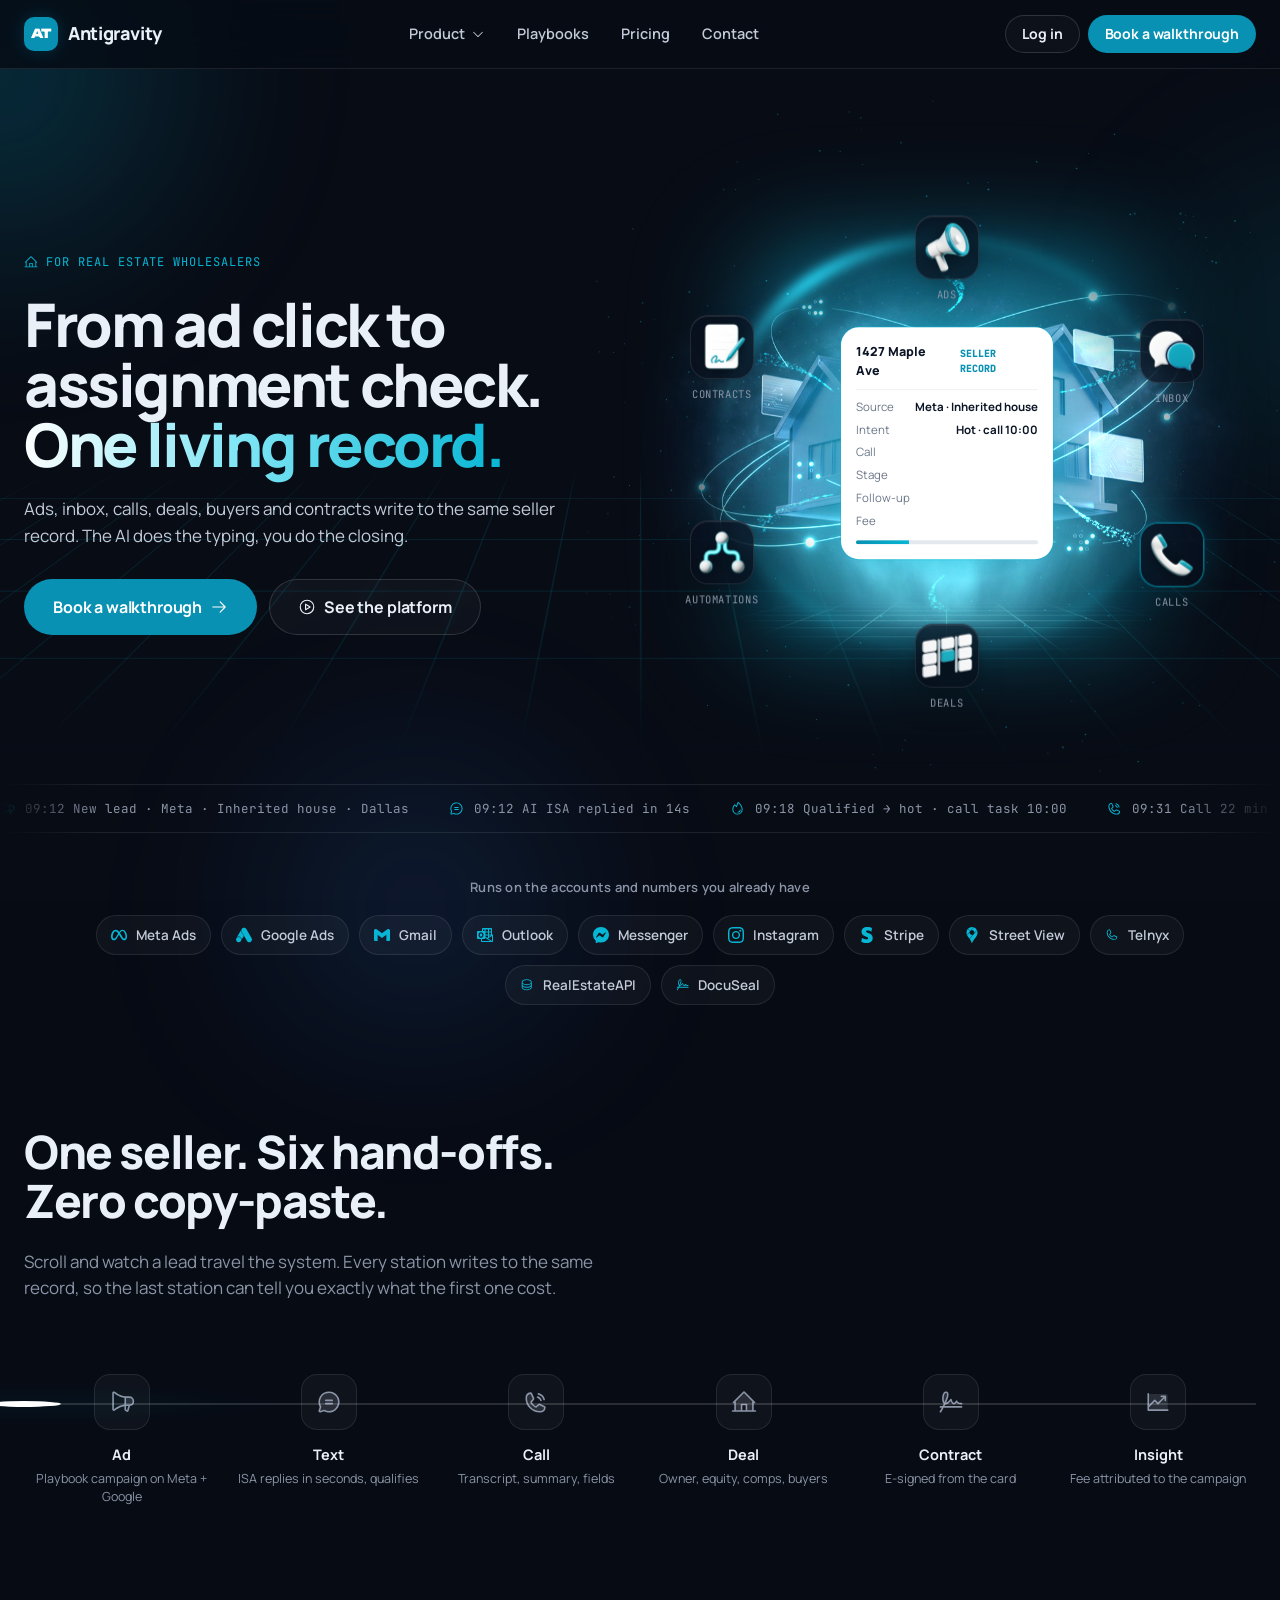
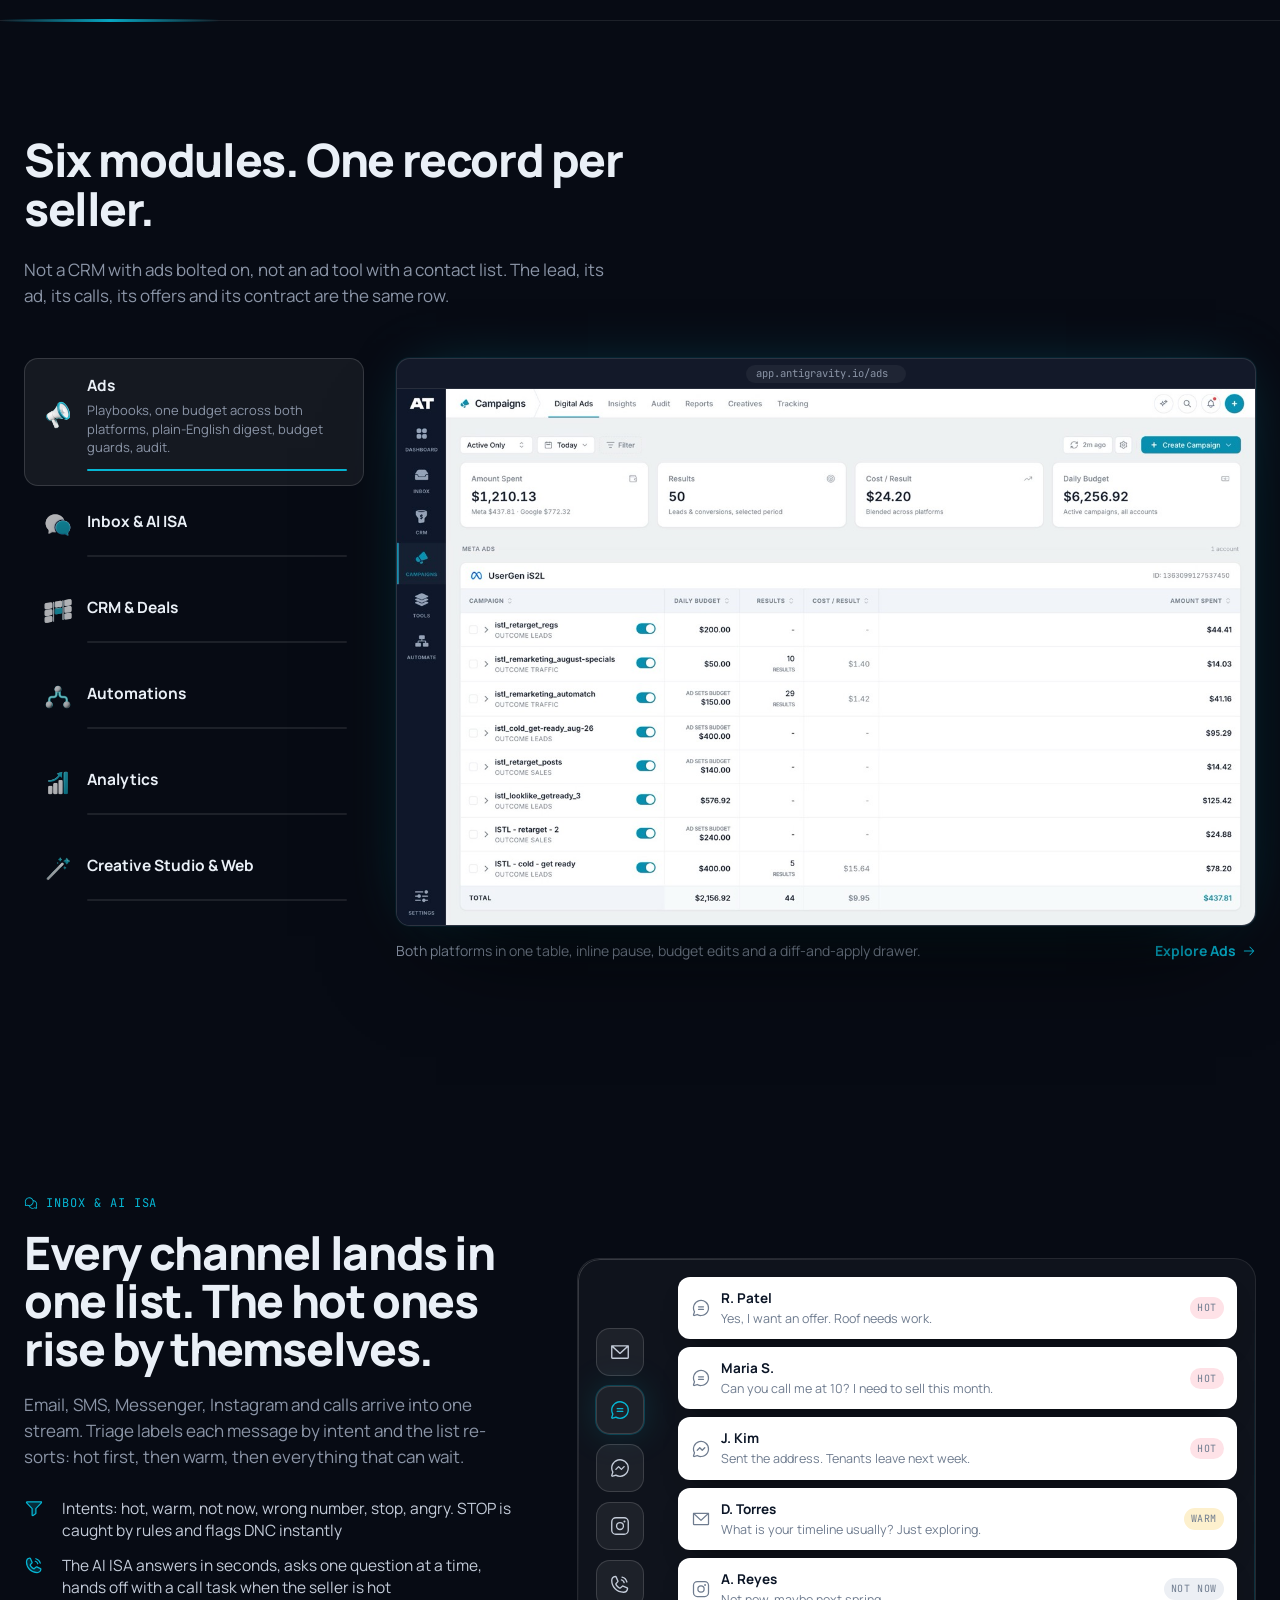
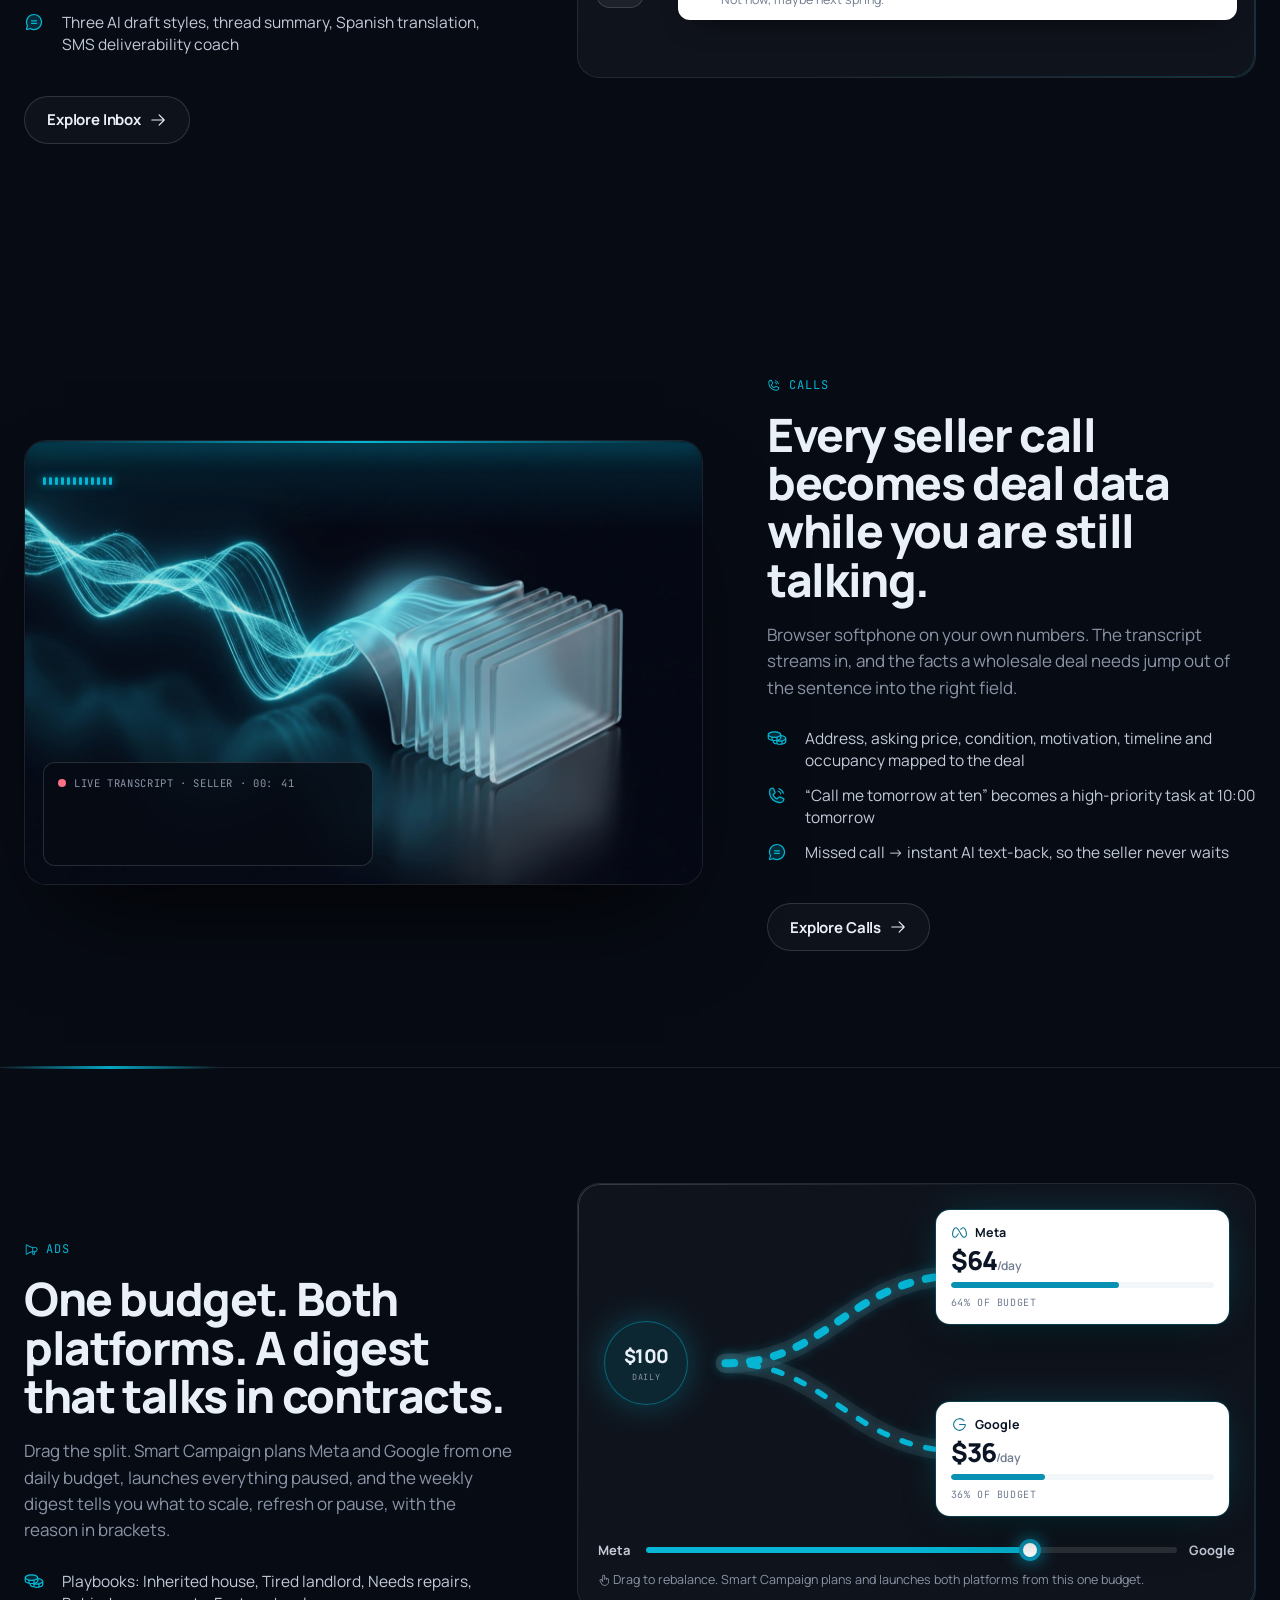
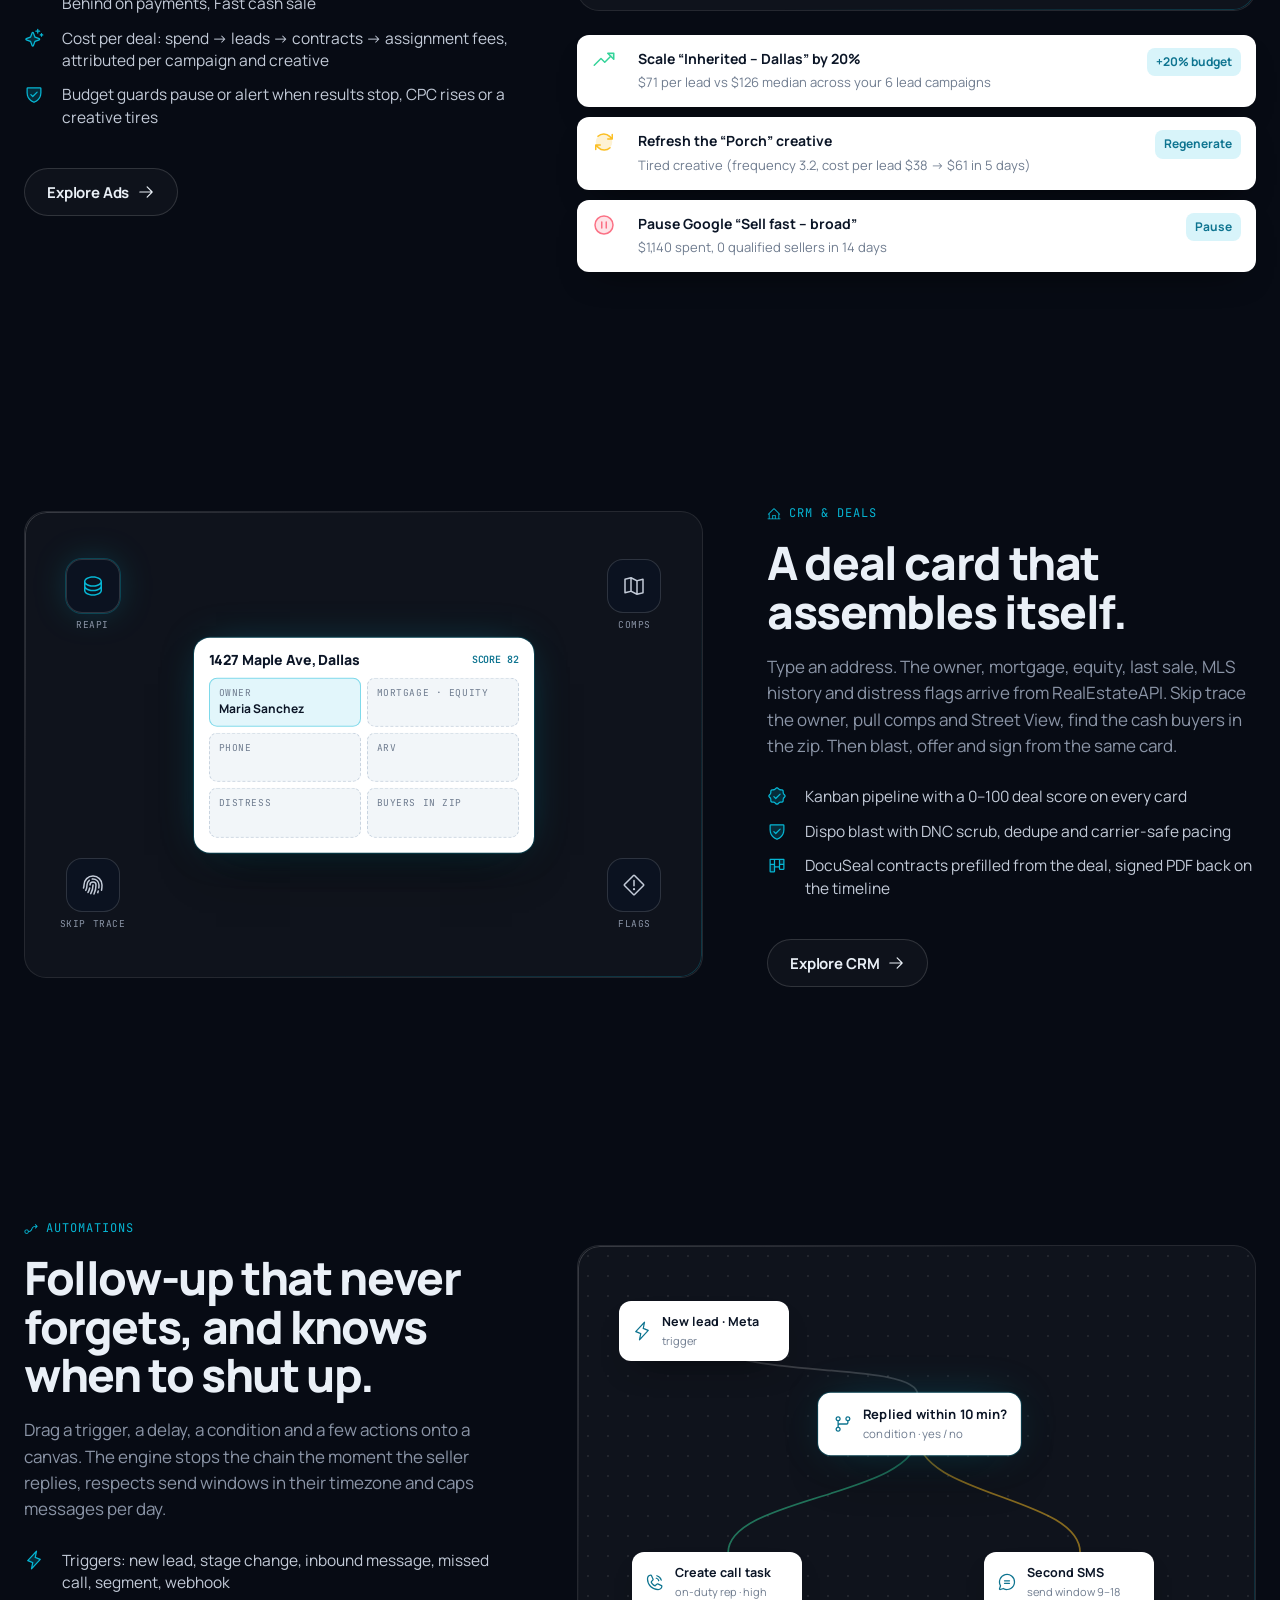
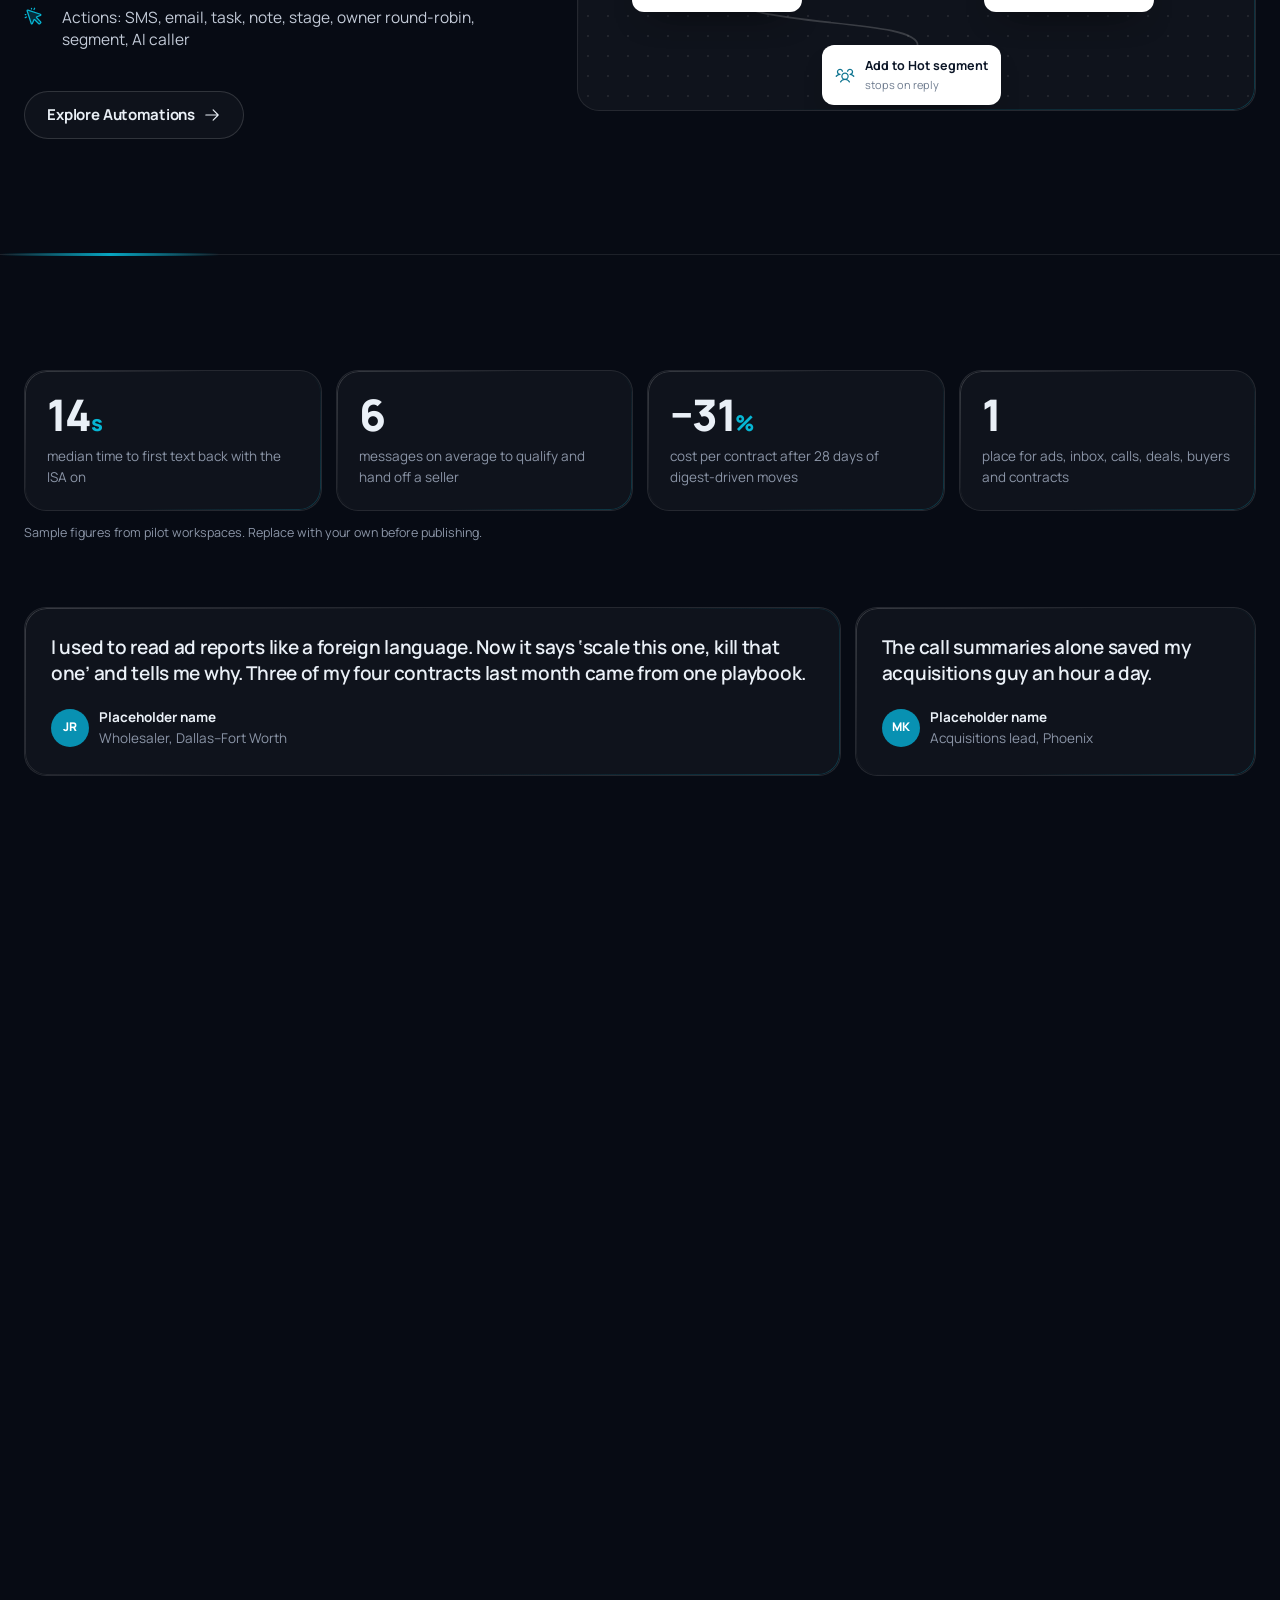
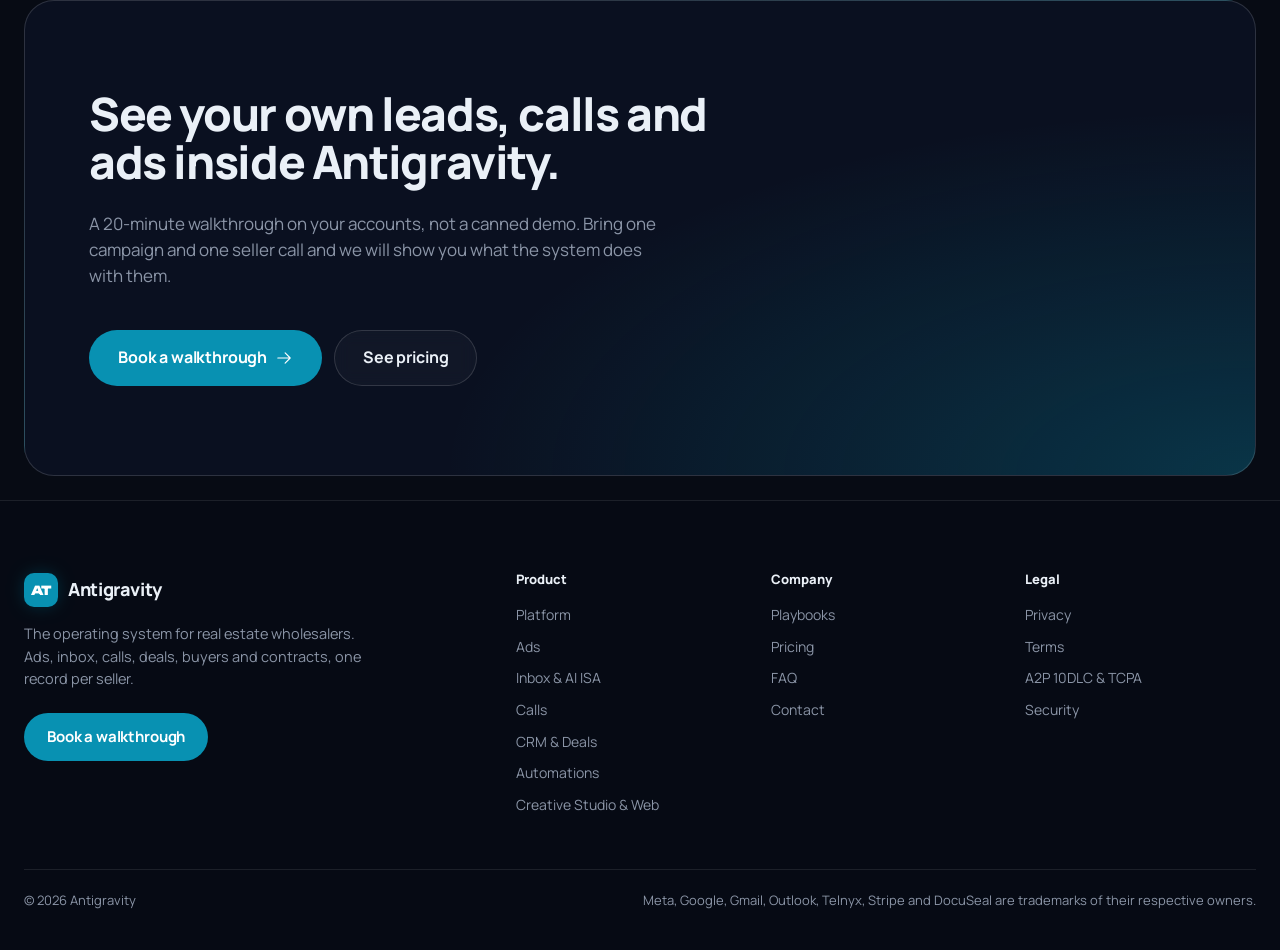
<file: index.html>
<!doctype html>
<html lang="en" class="dark">
<head>
<meta charset="utf-8">
<meta name="viewport" content="width=device-width, initial-scale=1">
<title>Antigravity – the operating system for real estate wholesalers</title>
<meta name="description" content="Ads, inbox, calls, deals, buyers and contracts in one record per seller. AI answers, qualifies, transcribes and tells you which campaign paid for your last deal.">
<meta name="theme-color" content="#070b14">
<link rel="icon" href="assets/favicon.svg" type="image/svg+xml">
<link rel="preconnect" href="https://fonts.googleapis.com">
<link rel="preconnect" href="https://fonts.gstatic.com" crossorigin>
<link href="https://fonts.googleapis.com/css2?family=Manrope:wght@400;500;600;700;800&family=JetBrains+Mono:wght@400;500&family=Unbounded:wght@900&display=swap" rel="stylesheet">
<link rel="stylesheet" href="css/site.css">
</head>
<body>
<svg class="ph-sprite" aria-hidden="true" focusable="false"><symbol id="i-duotone-arrows-clockwise" viewBox="0 0 256 256"><path d="M216,128a88,88,0,1,1-88-88A88,88,0,0,1,216,128Z" opacity="0.2"/><path d="M224,48V96a8,8,0,0,1-8,8H168a8,8,0,0,1,0-16h28.69L182.06,73.37a79.56,79.56,0,0,0-56.13-23.43h-.45A79.52,79.52,0,0,0,69.59,72.71,8,8,0,0,1,58.41,61.27a96,96,0,0,1,135,.79L208,76.69V48a8,8,0,0,1,16,0ZM186.41,183.29a80,80,0,0,1-112.47-.66L59.31,168H88a8,8,0,0,0,0-16H40a8,8,0,0,0-8,8v48a8,8,0,0,0,16,0V179.31l14.63,14.63A95.43,95.43,0,0,0,130,222.06h.53a95.36,95.36,0,0,0,67.07-27.33,8,8,0,0,0-11.18-11.44Z"/></symbol><symbol id="i-duotone-book-open-text" viewBox="0 0 256 256"><path d="M232,56V200H160a32,32,0,0,0-32,32V88a32,32,0,0,1,32-32Z" opacity="0.2"/><path d="M232,48H160a40,40,0,0,0-32,16A40,40,0,0,0,96,48H24a8,8,0,0,0-8,8V200a8,8,0,0,0,8,8H96a24,24,0,0,1,24,24,8,8,0,0,0,16,0,24,24,0,0,1,24-24h72a8,8,0,0,0,8-8V56A8,8,0,0,0,232,48ZM96,192H32V64H96a24,24,0,0,1,24,24V200A39.81,39.81,0,0,0,96,192Zm128,0H160a39.81,39.81,0,0,0-24,8V88a24,24,0,0,1,24-24h64ZM160,88h40a8,8,0,0,1,0,16H160a8,8,0,0,1,0-16Zm48,40a8,8,0,0,1-8,8H160a8,8,0,0,1,0-16h40A8,8,0,0,1,208,128Zm0,32a8,8,0,0,1-8,8H160a8,8,0,0,1,0-16h40A8,8,0,0,1,208,160Z"/></symbol><symbol id="i-duotone-chart-line-up" viewBox="0 0 256 256"><path d="M224,64V208H32V48H208A16,16,0,0,1,224,64Z" opacity="0.2"/><path d="M232,208a8,8,0,0,1-8,8H32a8,8,0,0,1-8-8V48a8,8,0,0,1,16,0V156.69l50.34-50.35a8,8,0,0,1,11.32,0L128,132.69,180.69,80H160a8,8,0,0,1,0-16h40a8,8,0,0,1,8,8v40a8,8,0,0,1-16,0V91.31l-58.34,58.35a8,8,0,0,1-11.32,0L96,123.31l-56,56V200H224A8,8,0,0,1,232,208Z"/></symbol><symbol id="i-duotone-chat-circle-text" viewBox="0 0 256 256"><path d="M224,128A96,96,0,0,1,79.93,211.11h0L42.54,223.58a8,8,0,0,1-10.12-10.12l12.47-37.39h0A96,96,0,1,1,224,128Z" opacity="0.2"/><path d="M128,24A104,104,0,0,0,36.18,176.88L24.83,210.93a16,16,0,0,0,20.24,20.24l34.05-11.35A104,104,0,1,0,128,24Zm0,192a87.87,87.87,0,0,1-44.06-11.81,8,8,0,0,0-4-1.08,7.85,7.85,0,0,0-2.53.42L40,216,52.47,178.6a8,8,0,0,0-.66-6.54A88,88,0,1,1,128,216Zm40-104a8,8,0,0,1-8,8H96a8,8,0,0,1,0-16h64A8,8,0,0,1,168,112Zm0,32a8,8,0,0,1-8,8H96a8,8,0,0,1,0-16h64A8,8,0,0,1,168,144Z"/></symbol><symbol id="i-duotone-coins" viewBox="0 0 256 256"><path d="M240,132c0,19.88-35.82,36-80,36-19.6,0-37.56-3.17-51.47-8.44h0C146.76,156.85,176,142,176,124V96.72h0C212.52,100.06,240,114.58,240,132ZM176,84c0-19.88-35.82-36-80-36S16,64.12,16,84s35.82,36,80,36S176,103.88,176,84Z" opacity="0.2"/><path d="M184,89.57V84c0-25.08-37.83-44-88-44S8,58.92,8,84v40c0,20.89,26.25,37.49,64,42.46V172c0,25.08,37.83,44,88,44s88-18.92,88-44V132C248,111.3,222.58,94.68,184,89.57ZM232,132c0,13.22-30.79,28-72,28-3.73,0-7.43-.13-11.08-.37C170.49,151.77,184,139,184,124V105.74C213.87,110.19,232,122.27,232,132ZM72,150.25V126.46A183.74,183.74,0,0,0,96,128a183.74,183.74,0,0,0,24-1.54v23.79A163,163,0,0,1,96,152,163,163,0,0,1,72,150.25Zm96-40.32V124c0,8.39-12.41,17.4-32,22.87V123.5C148.91,120.37,159.84,115.71,168,109.93ZM96,56c41.21,0,72,14.78,72,28s-30.79,28-72,28S24,97.22,24,84,54.79,56,96,56ZM24,124V109.93c8.16,5.78,19.09,10.44,32,13.57v23.37C36.41,141.4,24,132.39,24,124Zm64,48v-4.17c2.63.1,5.29.17,8,.17,3.88,0,7.67-.13,11.39-.35A121.92,121.92,0,0,0,120,171.41v23.46C100.41,189.4,88,180.39,88,172Zm48,26.25V174.4a179.48,179.48,0,0,0,24,1.6,183.74,183.74,0,0,0,24-1.54v23.79a165.45,165.45,0,0,1-48,0Zm64-3.38V171.5c12.91-3.13,23.84-7.79,32-13.57V172C232,180.39,219.59,189.4,200,194.87Z"/></symbol><symbol id="i-duotone-cursor-click" viewBox="0 0 256 256"><path d="M213.66,201,201,213.66a8,8,0,0,1-11.31,0l-51.31-51.31a8,8,0,0,0-13,2.46l-17.82,46.41a8,8,0,0,1-14.85-.71L40.41,50.44a8,8,0,0,1,10-10L210.51,92.68a8,8,0,0,1,.71,14.85l-46.41,17.82a8,8,0,0,0-2.46,13l51.31,51.31A8,8,0,0,1,213.66,201Z" opacity="0.2"/><path d="M88,24V16a8,8,0,0,1,16,0v8a8,8,0,0,1-16,0ZM16,104h8a8,8,0,0,0,0-16H16a8,8,0,0,0,0,16ZM124.42,39.16a8,8,0,0,0,10.74-3.58l8-16a8,8,0,0,0-14.31-7.16l-8,16A8,8,0,0,0,124.42,39.16Zm-96,81.69-16,8a8,8,0,0,0,7.16,14.31l16-8a8,8,0,1,0-7.16-14.31ZM219.31,184a16,16,0,0,1,0,22.63l-12.68,12.68a16,16,0,0,1-22.63,0L132.7,168,115,214.09c0,.1-.08.21-.13.32a15.83,15.83,0,0,1-14.6,9.59l-.79,0a15.83,15.83,0,0,1-14.41-11L32.8,52.92A16,16,0,0,1,52.92,32.8L213,85.07a16,16,0,0,1,1.41,29.8l-.32.13L168,132.69ZM208,195.31,156.69,144h0a16,16,0,0,1,4.93-26l.32-.14,45.95-17.64L48,48l52.2,159.86,17.65-46c0-.11.08-.22.13-.33a16,16,0,0,1,11.69-9.34,16.72,16.72,0,0,1,3-.28,16,16,0,0,1,11.3,4.69L195.31,208Z"/></symbol><symbol id="i-duotone-fire" viewBox="0 0 256 256"><path d="M208,144a80,80,0,0,1-160,0c0-30.57,14.42-58.26,31-80l33,32,26.27-72C159.86,41.92,208,88.15,208,144Z" opacity="0.2"/><path d="M183.89,153.34a57.6,57.6,0,0,1-46.56,46.55A8.75,8.75,0,0,1,136,200a8,8,0,0,1-1.32-15.89c16.57-2.79,30.63-16.85,33.44-33.45a8,8,0,0,1,15.78,2.68ZM216,144a88,88,0,0,1-176,0c0-27.92,11-56.47,32.66-84.85a8,8,0,0,1,11.93-.89l24.12,23.41,22-60.41a8,8,0,0,1,12.63-3.41C165.21,36,216,84.55,216,144Zm-16,0c0-46.09-35.79-85.92-58.21-106.33L119.52,98.74a8,8,0,0,1-13.09,3L80.06,76.16C64.09,99.21,56,122,56,144a72,72,0,0,0,144,0Z"/></symbol><symbol id="i-duotone-funnel" viewBox="0 0 256 256"><path d="M221.9,61.38,152,136v58.65a8,8,0,0,1-3.56,6.66l-32,21.33A8,8,0,0,1,104,216V136L34.1,61.38A8,8,0,0,1,40,48H216A8,8,0,0,1,221.9,61.38Z" opacity="0.2"/><path d="M230.6,49.53A15.81,15.81,0,0,0,216,40H40A16,16,0,0,0,28.19,66.76l.08.09L96,139.17V216a16,16,0,0,0,24.87,13.32l32-21.34A16,16,0,0,0,160,194.66V139.17l67.74-72.32.08-.09A15.8,15.8,0,0,0,230.6,49.53ZM40,56h0Zm106.18,74.58A8,8,0,0,0,144,136v58.66L112,216V136a8,8,0,0,0-2.16-5.47L40,56H216Z"/></symbol><symbol id="i-duotone-house-line" viewBox="0 0 256 256"><path d="M216,116.69V216H152V152H104v64H40V116.69l82.34-82.35a8,8,0,0,1,11.32,0Z" opacity="0.2"/><path d="M240,208H224V136l2.34,2.34A8,8,0,0,0,237.66,127L139.31,28.68a16,16,0,0,0-22.62,0L18.34,127a8,8,0,0,0,11.32,11.31L32,136v72H16a8,8,0,0,0,0,16H240a8,8,0,0,0,0-16ZM48,120l80-80,80,80v88H160V152a8,8,0,0,0-8-8H104a8,8,0,0,0-8,8v56H48Zm96,88H112V160h32Z"/></symbol><symbol id="i-duotone-kanban" viewBox="0 0 256 256"><path d="M216,56v64H160V56ZM40,208a8,8,0,0,0,8,8H88a8,8,0,0,0,8-8V120H40Z" opacity="0.2"/><path d="M216,48H40a8,8,0,0,0-8,8V208a16,16,0,0,0,16,16H88a16,16,0,0,0,16-16V160h48v16a16,16,0,0,0,16,16h40a16,16,0,0,0,16-16V56A8,8,0,0,0,216,48Zm-8,64H168V64h40ZM88,64v48H48V64Zm0,144H48V128H88Zm16-64V64h48v80Zm64,32V128h40v48Z"/></symbol><symbol id="i-duotone-lightning" viewBox="0 0 256 256"><path d="M96,240l16-80L48,136,160,16,144,96l64,24Z" opacity="0.2"/><path d="M215.79,118.17a8,8,0,0,0-5-5.66L153.18,90.9l14.66-73.33a8,8,0,0,0-13.69-7l-112,120a8,8,0,0,0,3,13l57.63,21.61L88.16,238.43a8,8,0,0,0,13.69,7l112-120A8,8,0,0,0,215.79,118.17ZM109.37,214l10.47-52.38a8,8,0,0,0-5-9.06L62,132.71l84.62-90.66L136.16,94.43a8,8,0,0,0,5,9.06l52.8,19.8Z"/></symbol><symbol id="i-duotone-megaphone" viewBox="0 0 256 256"><path d="M240,120a40,40,0,0,1-40,40H160V80h40A40,40,0,0,1,240,120Z" opacity="0.2"/><path d="M248,120a48.05,48.05,0,0,0-48-48H160.2c-2.91-.17-53.62-3.74-101.91-44.24A16,16,0,0,0,32,40V200a16,16,0,0,0,26.29,12.25c37.77-31.68,77-40.76,93.71-43.3v31.72A16,16,0,0,0,159.12,214l11,7.33A16,16,0,0,0,194.5,212l11.77-44.36A48.07,48.07,0,0,0,248,120ZM48,199.93V40h0c42.81,35.91,86.63,45,104,47.24v65.48C134.65,155,90.84,164.07,48,199.93Zm131,8,0,.11-11-7.33V168h21.6ZM200,152H168V88h32a32,32,0,1,1,0,64Z"/></symbol><symbol id="i-duotone-pause-circle" viewBox="0 0 256 256"><path d="M224,128a96,96,0,1,1-96-96A96,96,0,0,1,224,128Z" opacity="0.2"/><path d="M128,24A104,104,0,1,0,232,128,104.11,104.11,0,0,0,128,24Zm0,192a88,88,0,1,1,88-88A88.1,88.1,0,0,1,128,216ZM112,96v64a8,8,0,0,1-16,0V96a8,8,0,0,1,16,0Zm48,0v64a8,8,0,0,1-16,0V96a8,8,0,0,1,16,0Z"/></symbol><symbol id="i-duotone-phone-call" viewBox="0 0 256 256"><path d="M215.94,182.08A48.33,48.33,0,0,1,168,224,136,136,0,0,1,32,88,48.33,48.33,0,0,1,73.92,40.06a8,8,0,0,1,8.3,4.8l21.13,47.2a8,8,0,0,1-.66,7.53L81.32,125a7.93,7.93,0,0,0-.54,7.81c8.27,16.93,25.77,34.22,42.75,42.41a7.92,7.92,0,0,0,7.83-.59l25-21.3a8,8,0,0,1,7.59-.69l47.16,21.13A8,8,0,0,1,215.94,182.08Z" opacity="0.2"/><path d="M144.27,45.93a8,8,0,0,1,9.8-5.66,86.22,86.22,0,0,1,61.66,61.66,8,8,0,0,1-5.66,9.8A8.23,8.23,0,0,1,208,112a8,8,0,0,1-7.73-5.94,70.35,70.35,0,0,0-50.33-50.33A8,8,0,0,1,144.27,45.93Zm-2.33,41.8c13.79,3.68,22.65,12.54,26.33,26.33A8,8,0,0,0,176,120a8.23,8.23,0,0,0,2.07-.27,8,8,0,0,0,5.66-9.8c-5.12-19.16-18.5-32.54-37.66-37.66a8,8,0,1,0-4.13,15.46Zm81.94,95.35A56.26,56.26,0,0,1,168,232C88.6,232,24,167.4,24,88A56.26,56.26,0,0,1,72.92,32.12a16,16,0,0,1,16.62,9.52l21.12,47.15,0,.12A16,16,0,0,1,109.39,104c-.18.27-.37.52-.57.77L88,129.45c7.49,15.22,23.41,31,38.83,38.51l24.34-20.71a8.12,8.12,0,0,1,.75-.56,16,16,0,0,1,15.17-1.4l.13.06,47.11,21.11A16,16,0,0,1,223.88,183.08Zm-15.88-2s-.07,0-.11,0h0l-47-21.05-24.35,20.71a8.44,8.44,0,0,1-.74.56,16,16,0,0,1-15.75,1.14c-18.73-9.05-37.4-27.58-46.46-46.11a16,16,0,0,1,1-15.7,6.13,6.13,0,0,1,.57-.77L96,95.15l-21-47a.61.61,0,0,1,0-.12A40.2,40.2,0,0,0,40,88,128.14,128.14,0,0,0,168,216,40.21,40.21,0,0,0,208,181.07Z"/></symbol><symbol id="i-duotone-plugs-connected" viewBox="0 0 256 256"><path d="M185,127,127,185a24,24,0,0,1-33.94,0L71,162.91A24,24,0,0,1,71,129L129,71a24,24,0,0,1,33.94,0L185,93.09A24,24,0,0,1,185,127Z" opacity="0.2"/><path d="M237.66,18.34a8,8,0,0,0-11.32,0l-52.4,52.41-5.37-5.38a32.05,32.05,0,0,0-45.26,0L100,88.69l-6.34-6.35A8,8,0,0,0,82.34,93.66L88.69,100,65.37,123.31a32,32,0,0,0,0,45.26l5.38,5.37-52.41,52.4a8,8,0,0,0,11.32,11.32l52.4-52.41,5.37,5.38a32.06,32.06,0,0,0,45.26,0L156,167.31l6.34,6.35a8,8,0,0,0,11.32-11.32L167.31,156l23.32-23.31a32,32,0,0,0,0-45.26l-5.38-5.37,52.41-52.4A8,8,0,0,0,237.66,18.34Zm-116.29,161a16,16,0,0,1-22.62,0L76.69,157.25a16,16,0,0,1,0-22.62L100,111.31,144.69,156Zm57.94-57.94h0L156,144.69,111.31,100l23.32-23.31a16,16,0,0,1,22.62,0l22.06,22a16,16,0,0,1,0,22.63ZM88.57,35A8,8,0,0,1,103.43,29l8,20A8,8,0,0,1,96.57,55ZM24.57,93A8,8,0,0,1,35,88.57l20,8A8,8,0,0,1,49,111.43l-20-8A8,8,0,0,1,24.57,93ZM231.43,163a8,8,0,0,1-10.4,4.46l-20-8A8,8,0,1,1,207,144.57l20,8A8,8,0,0,1,231.43,163Zm-64,58.06A8,8,0,0,1,152.57,227l-8-20A8,8,0,0,1,159.43,201Z"/></symbol><symbol id="i-duotone-seal-check" viewBox="0 0 256 256"><path d="M232,128c0,12.51-17.82,21.95-22.68,33.69-4.68,11.32,1.42,30.65-7.78,39.85s-28.53,3.1-39.85,7.78C150,214.18,140.5,232,128,232s-22-17.82-33.69-22.68c-11.32-4.68-30.65,1.42-39.85-7.78s-3.1-28.53-7.78-39.85C41.82,150,24,140.5,24,128s17.82-22,22.68-33.69C51.36,83,45.26,63.66,54.46,54.46S83,51.36,94.31,46.68C106.05,41.82,115.5,24,128,24S150,41.82,161.69,46.68c11.32,4.68,30.65-1.42,39.85,7.78s3.1,28.53,7.78,39.85C214.18,106.05,232,115.5,232,128Z" opacity="0.2"/><path d="M225.86,102.82c-3.77-3.94-7.67-8-9.14-11.57-1.36-3.27-1.44-8.69-1.52-13.94-.15-9.76-.31-20.82-8-28.51s-18.75-7.85-28.51-8c-5.25-.08-10.67-.16-13.94-1.52-3.56-1.47-7.63-5.37-11.57-9.14C146.28,23.51,138.44,16,128,16s-18.27,7.51-25.18,14.14c-3.94,3.77-8,7.67-11.57,9.14C88,40.64,82.56,40.72,77.31,40.8c-9.76.15-20.82.31-28.51,8S41,67.55,40.8,77.31c-.08,5.25-.16,10.67-1.52,13.94-1.47,3.56-5.37,7.63-9.14,11.57C23.51,109.72,16,117.56,16,128s7.51,18.27,14.14,25.18c3.77,3.94,7.67,8,9.14,11.57,1.36,3.27,1.44,8.69,1.52,13.94.15,9.76.31,20.82,8,28.51s18.75,7.85,28.51,8c5.25.08,10.67.16,13.94,1.52,3.56,1.47,7.63,5.37,11.57,9.14C109.72,232.49,117.56,240,128,240s18.27-7.51,25.18-14.14c3.94-3.77,8-7.67,11.57-9.14,3.27-1.36,8.69-1.44,13.94-1.52,9.76-.15,20.82-.31,28.51-8s7.85-18.75,8-28.51c.08-5.25.16-10.67,1.52-13.94,1.47-3.56,5.37-7.63,9.14-11.57C232.49,146.28,240,138.44,240,128S232.49,109.73,225.86,102.82Zm-11.55,39.29c-4.79,5-9.75,10.17-12.38,16.52-2.52,6.1-2.63,13.07-2.73,19.82-.1,7-.21,14.33-3.32,17.43s-10.39,3.22-17.43,3.32c-6.75.1-13.72.21-19.82,2.73-6.35,2.63-11.52,7.59-16.52,12.38S132,224,128,224s-9.15-4.92-14.11-9.69-10.17-9.75-16.52-12.38c-6.1-2.52-13.07-2.63-19.82-2.73-7-.1-14.33-.21-17.43-3.32s-3.22-10.39-3.32-17.43c-.1-6.75-.21-13.72-2.73-19.82-2.63-6.35-7.59-11.52-12.38-16.52S32,132,32,128s4.92-9.15,9.69-14.11,9.75-10.17,12.38-16.52c2.52-6.1,2.63-13.07,2.73-19.82.1-7,.21-14.33,3.32-17.43S70.51,56.9,77.55,56.8c6.75-.1,13.72-.21,19.82-2.73,6.35-2.63,11.52-7.59,16.52-12.38S124,32,128,32s9.15,4.92,14.11,9.69,10.17,9.75,16.52,12.38c6.1,2.52,13.07,2.63,19.82,2.73,7,.1,14.33.21,17.43,3.32s3.22,10.39,3.32,17.43c.1,6.75.21,13.72,2.73,19.82,2.63,6.35,7.59,11.52,12.38,16.52S224,124,224,128,219.08,137.15,214.31,142.11ZM173.66,98.34a8,8,0,0,1,0,11.32l-56,56a8,8,0,0,1-11.32,0l-24-24a8,8,0,0,1,11.32-11.32L112,148.69l50.34-50.35A8,8,0,0,1,173.66,98.34Z"/></symbol><symbol id="i-duotone-shield-check" viewBox="0 0 256 256"><path d="M216,56v56c0,96-88,120-88,120S40,208,40,112V56a8,8,0,0,1,8-8H208A8,8,0,0,1,216,56Z" opacity="0.2"/><path d="M208,40H48A16,16,0,0,0,32,56v56c0,52.72,25.52,84.67,46.93,102.19,23.06,18.86,46,25.26,47,25.53a8,8,0,0,0,4.2,0c1-.27,23.91-6.67,47-25.53C198.48,196.67,224,164.72,224,112V56A16,16,0,0,0,208,40Zm0,72c0,37.07-13.66,67.16-40.6,89.42A129.3,129.3,0,0,1,128,223.62a128.25,128.25,0,0,1-38.92-21.81C61.82,179.51,48,149.3,48,112l0-56,160,0ZM82.34,141.66a8,8,0,0,1,11.32-11.32L112,148.69l50.34-50.35a8,8,0,0,1,11.32,11.32l-56,56a8,8,0,0,1-11.32,0Z"/></symbol><symbol id="i-duotone-signature" viewBox="0 0 256 256"><path d="M67.41,142.56C35.71,129.52,45.41,32.07,78,32,111.82,32.05,92,90.26,67.41,142.56Z" opacity="0.2"/><path d="M232,168H63.86c2.66-5.24,5.33-10.63,8-16.11,14.94,1.65,32.58-8.78,52.66-31.14,5,13.46,14.45,30.93,30.58,31.25,9.09.18,18.11-5.2,27.42-16.37C189.31,143.75,203.3,152,232,152a8,8,0,0,0,0-16c-30.43,0-39.43-10.45-40-16.11a7.67,7.67,0,0,0-5.46-7.75,8.14,8.14,0,0,0-9.25,3.49C165.23,134.17,158,136.06,155.38,136c-8.26-.16-16.66-19.52-19.54-33.42a8,8,0,0,0-14.09-3.37C101.54,124.55,88,133.08,79.57,135.29,88.06,116.42,94.4,99.85,98.46,85.9c6.82-23.44,7.32-39.83,1.51-50.1-3-5.38-9.34-11.8-22.06-11.8C61.85,24,49.18,39.18,43.14,65.65c-3.59,15.71-4.18,33.21-1.62,48s7.87,25.55,15.59,31.94c-3.73,7.72-7.53,15.26-11.23,22.41H24a8,8,0,0,0,0,16H37.41c-11.32,21-20.12,35.64-20.26,35.88a8,8,0,1,0,13.71,8.24c.15-.26,11.27-18.79,24.7-44.12H232a8,8,0,0,0,0-16ZM58.74,69.21C62.72,51.74,70.43,40,77.91,40c5.33,0,7.1,1.86,8.13,3.67,3,5.33,6.52,24.19-21.66,86.39C56.12,118.78,53.31,93,58.74,69.21Z"/></symbol><symbol id="i-duotone-sparkle" viewBox="0 0 256 256"><path d="M194.82,151.43l-55.09,20.3-20.3,55.09a7.92,7.92,0,0,1-14.86,0l-20.3-55.09-55.09-20.3a7.92,7.92,0,0,1,0-14.86l55.09-20.3,20.3-55.09a7.92,7.92,0,0,1,14.86,0l20.3,55.09,55.09,20.3A7.92,7.92,0,0,1,194.82,151.43Z" opacity="0.2"/><path d="M197.58,129.06,146,110l-19-51.62a15.92,15.92,0,0,0-29.88,0L78,110l-51.62,19a15.92,15.92,0,0,0,0,29.88L78,178l19,51.62a15.92,15.92,0,0,0,29.88,0L146,178l51.62-19a15.92,15.92,0,0,0,0-29.88ZM137,164.22a8,8,0,0,0-4.74,4.74L112,223.85,91.78,169A8,8,0,0,0,87,164.22L32.15,144,87,123.78A8,8,0,0,0,91.78,119L112,64.15,132.22,119a8,8,0,0,0,4.74,4.74L191.85,144ZM144,40a8,8,0,0,1,8-8h16V16a8,8,0,0,1,16,0V32h16a8,8,0,0,1,0,16H184V64a8,8,0,0,1-16,0V48H152A8,8,0,0,1,144,40ZM248,88a8,8,0,0,1-8,8h-8v8a8,8,0,0,1-16,0V96h-8a8,8,0,0,1,0-16h8V72a8,8,0,0,1,16,0v8h8A8,8,0,0,1,248,88Z"/></symbol><symbol id="i-duotone-trend-up" viewBox="0 0 256 256"><path d="M232,56v64L168,56Z" opacity="0.2"/><path d="M232,48H168a8,8,0,0,0-5.66,13.66L188.69,88,136,140.69l-34.34-34.35a8,8,0,0,0-11.32,0l-72,72a8,8,0,0,0,11.32,11.32L96,123.31l34.34,34.35a8,8,0,0,0,11.32,0L200,99.31l26.34,26.35A8,8,0,0,0,240,120V56A8,8,0,0,0,232,48Zm-8,52.69L187.31,64H224Z"/></symbol><symbol id="i-regular-arrow-right" viewBox="0 0 256 256"><path d="M221.66,133.66l-72,72a8,8,0,0,1-11.32-11.32L196.69,136H40a8,8,0,0,1,0-16H196.69L138.34,61.66a8,8,0,0,1,11.32-11.32l72,72A8,8,0,0,1,221.66,133.66Z"/></symbol><symbol id="i-regular-caret-down" viewBox="0 0 256 256"><path d="M213.66,101.66l-80,80a8,8,0,0,1-11.32,0l-80-80A8,8,0,0,1,53.66,90.34L128,164.69l74.34-74.35a8,8,0,0,1,11.32,11.32Z"/></symbol><symbol id="i-regular-chart-line-up" viewBox="0 0 256 256"><path d="M232,208a8,8,0,0,1-8,8H32a8,8,0,0,1-8-8V48a8,8,0,0,1,16,0V156.69l50.34-50.35a8,8,0,0,1,11.32,0L128,132.69,180.69,80H160a8,8,0,0,1,0-16h40a8,8,0,0,1,8,8v40a8,8,0,0,1-16,0V91.31l-58.34,58.35a8,8,0,0,1-11.32,0L96,123.31l-56,56V200H224A8,8,0,0,1,232,208Z"/></symbol><symbol id="i-regular-chat-circle-text" viewBox="0 0 256 256"><path d="M168,112a8,8,0,0,1-8,8H96a8,8,0,0,1,0-16h64A8,8,0,0,1,168,112Zm-8,24H96a8,8,0,0,0,0,16h64a8,8,0,0,0,0-16Zm72-8A104,104,0,0,1,79.12,219.82L45.07,231.17a16,16,0,0,1-20.24-20.24l11.35-34.05A104,104,0,1,1,232,128Zm-16,0A88,88,0,1,0,51.81,172.06a8,8,0,0,1,.66,6.54L40,216,77.4,203.53a7.85,7.85,0,0,1,2.53-.42,8,8,0,0,1,4,1.08A88,88,0,0,0,216,128Z"/></symbol><symbol id="i-regular-chats-circle" viewBox="0 0 256 256"><path d="M232.07,186.76a80,80,0,0,0-62.5-114.17A80,80,0,1,0,23.93,138.76l-7.27,24.71a16,16,0,0,0,19.87,19.87l24.71-7.27a80.39,80.39,0,0,0,25.18,7.35,80,80,0,0,0,108.34,40.65l24.71,7.27a16,16,0,0,0,19.87-19.86ZM62,159.5a8.28,8.28,0,0,0-2.26.32L32,168l8.17-27.76a8,8,0,0,0-.63-6,64,64,0,1,1,26.26,26.26A8,8,0,0,0,62,159.5Zm153.79,28.73L224,216l-27.76-8.17a8,8,0,0,0-6,.63,64.05,64.05,0,0,1-85.87-24.88A79.93,79.93,0,0,0,174.7,89.71a64,64,0,0,1,41.75,92.48A8,8,0,0,0,215.82,188.23Z"/></symbol><symbol id="i-regular-check" viewBox="0 0 256 256"><path d="M229.66,77.66l-128,128a8,8,0,0,1-11.32,0l-56-56a8,8,0,0,1,11.32-11.32L96,188.69,218.34,66.34a8,8,0,0,1,11.32,11.32Z"/></symbol><symbol id="i-regular-database" viewBox="0 0 256 256"><path d="M128,24C74.17,24,32,48.6,32,80v96c0,31.4,42.17,56,96,56s96-24.6,96-56V80C224,48.6,181.83,24,128,24Zm80,104c0,9.62-7.88,19.43-21.61,26.92C170.93,163.35,150.19,168,128,168s-42.93-4.65-58.39-13.08C55.88,147.43,48,137.62,48,128V111.36c17.06,15,46.23,24.64,80,24.64s62.94-9.68,80-24.64ZM69.61,53.08C85.07,44.65,105.81,40,128,40s42.93,4.65,58.39,13.08C200.12,60.57,208,70.38,208,80s-7.88,19.43-21.61,26.92C170.93,115.35,150.19,120,128,120s-42.93-4.65-58.39-13.08C55.88,99.43,48,89.62,48,80S55.88,60.57,69.61,53.08ZM186.39,202.92C170.93,211.35,150.19,216,128,216s-42.93-4.65-58.39-13.08C55.88,195.43,48,185.62,48,176V159.36c17.06,15,46.23,24.64,80,24.64s62.94-9.68,80-24.64V176C208,185.62,200.12,195.43,186.39,202.92Z"/></symbol><symbol id="i-regular-envelope-simple" viewBox="0 0 256 256"><path d="M224,48H32a8,8,0,0,0-8,8V192a16,16,0,0,0,16,16H216a16,16,0,0,0,16-16V56A8,8,0,0,0,224,48ZM203.43,64,128,133.15,52.57,64ZM216,192H40V74.19l82.59,75.71a8,8,0,0,0,10.82,0L216,74.19V192Z"/></symbol><symbol id="i-regular-fingerprint" viewBox="0 0 256 256"><path d="M72,128a134.63,134.63,0,0,1-14.16,60.47,8,8,0,1,1-14.32-7.12A118.8,118.8,0,0,0,56,128,71.73,71.73,0,0,1,83,71.8,8,8,0,1,1,93,84.29,55.76,55.76,0,0,0,72,128Zm56-8a8,8,0,0,0-8,8,184.12,184.12,0,0,1-23,89.1,8,8,0,0,0,14,7.76A200.19,200.19,0,0,0,136,128,8,8,0,0,0,128,120Zm0-32a40,40,0,0,0-40,40,8,8,0,0,0,16,0,24,24,0,0,1,48,0,214.09,214.09,0,0,1-20.51,92A8,8,0,1,0,146,226.83,230,230,0,0,0,168,128,40,40,0,0,0,128,88Zm0-64A104.11,104.11,0,0,0,24,128a87.76,87.76,0,0,1-5,29.33,8,8,0,0,0,15.09,5.33A103.9,103.9,0,0,0,40,128a88,88,0,0,1,176,0,282.24,282.24,0,0,1-5.29,54.45,8,8,0,0,0,6.3,9.4,8.22,8.22,0,0,0,1.55.15,8,8,0,0,0,7.84-6.45A298.37,298.37,0,0,0,232,128,104.12,104.12,0,0,0,128,24ZM94.4,152.17A8,8,0,0,0,85,158.42a151,151,0,0,1-17.21,45.44,8,8,0,0,0,13.86,8,166.67,166.67,0,0,0,19-50.25A8,8,0,0,0,94.4,152.17ZM128,56a72.85,72.85,0,0,0-9,.56,8,8,0,0,0,2,15.87A56.08,56.08,0,0,1,184,128a252.12,252.12,0,0,1-1.92,31A8,8,0,0,0,189,168a8.39,8.39,0,0,0,1,.06,8,8,0,0,0,7.92-7,266.48,266.48,0,0,0,2-33A72.08,72.08,0,0,0,128,56Zm57.93,128.25a8,8,0,0,0-9.75,5.75c-1.46,5.69-3.15,11.4-5,17a8,8,0,0,0,5,10.13,7.88,7.88,0,0,0,2.55.42,8,8,0,0,0,7.58-5.46c2-5.92,3.79-12,5.35-18.05A8,8,0,0,0,185.94,184.26Z"/></symbol><symbol id="i-regular-fire" viewBox="0 0 256 256"><path d="M183.89,153.34a57.6,57.6,0,0,1-46.56,46.55A8.75,8.75,0,0,1,136,200a8,8,0,0,1-1.32-15.89c16.57-2.79,30.63-16.85,33.44-33.45a8,8,0,0,1,15.78,2.68ZM216,144a88,88,0,0,1-176,0c0-27.92,11-56.47,32.66-84.85a8,8,0,0,1,11.93-.89l24.12,23.41,22-60.41a8,8,0,0,1,12.63-3.41C165.21,36,216,84.55,216,144Zm-16,0c0-46.09-35.79-85.92-58.21-106.33L119.52,98.74a8,8,0,0,1-13.09,3L80.06,76.16C64.09,99.21,56,122,56,144a72,72,0,0,0,144,0Z"/></symbol><symbol id="i-regular-flow-arrow" viewBox="0 0 256 256"><path d="M245.66,74.34l-32-32a8,8,0,0,0-11.32,11.32L220.69,72H208c-49.33,0-61.05,28.12-71.38,52.92-9.38,22.51-16.92,40.59-49.48,42.84a40,40,0,1,0,.1,16c43.26-2.65,54.34-29.15,64.14-52.69C161.41,107,169.33,88,208,88h12.69l-18.35,18.34a8,8,0,0,0,11.32,11.32l32-32A8,8,0,0,0,245.66,74.34ZM48,200a24,24,0,1,1,24-24A24,24,0,0,1,48,200Z"/></symbol><symbol id="i-regular-git-branch" viewBox="0 0 256 256"><path d="M232,64a32,32,0,1,0-40,31v17a8,8,0,0,1-8,8H96a23.84,23.84,0,0,0-8,1.38V95a32,32,0,1,0-16,0v66a32,32,0,1,0,16,0V144a8,8,0,0,1,8-8h88a24,24,0,0,0,24-24V95A32.06,32.06,0,0,0,232,64ZM64,64A16,16,0,1,1,80,80,16,16,0,0,1,64,64ZM96,192a16,16,0,1,1-16-16A16,16,0,0,1,96,192ZM200,80a16,16,0,1,1,16-16A16,16,0,0,1,200,80Z"/></symbol><symbol id="i-regular-google-logo" viewBox="0 0 256 256"><path d="M224,128a96,96,0,1,1-21.95-61.09,8,8,0,1,1-12.33,10.18A80,80,0,1,0,207.6,136H128a8,8,0,0,1,0-16h88A8,8,0,0,1,224,128Z"/></symbol><symbol id="i-regular-hand-pointing" viewBox="0 0 256 256"><path d="M196,88a27.86,27.86,0,0,0-13.35,3.39A28,28,0,0,0,144,74.7V44a28,28,0,0,0-56,0v80l-3.82-6.13A28,28,0,0,0,35.73,146l4.67,8.23C74.81,214.89,89.05,240,136,240a88.1,88.1,0,0,0,88-88V116A28,28,0,0,0,196,88Zm12,64a72.08,72.08,0,0,1-72,72c-37.63,0-47.84-18-81.68-77.68l-4.69-8.27,0-.05A12,12,0,0,1,54,121.61a11.88,11.88,0,0,1,6-1.6,12,12,0,0,1,10.41,6,1.76,1.76,0,0,0,.14.23l18.67,30A8,8,0,0,0,104,152V44a12,12,0,0,1,24,0v68a8,8,0,0,0,16,0V100a12,12,0,0,1,24,0v20a8,8,0,0,0,16,0v-4a12,12,0,0,1,24,0Z"/></symbol><symbol id="i-regular-handshake" viewBox="0 0 256 256"><path d="M254.3,107.91,228.78,56.85a16,16,0,0,0-21.47-7.15L182.44,62.13,130.05,48.27a8.14,8.14,0,0,0-4.1,0L73.56,62.13,48.69,49.7a16,16,0,0,0-21.47,7.15L1.7,107.9a16,16,0,0,0,7.15,21.47l27,13.51,55.49,39.63a8.06,8.06,0,0,0,2.71,1.25l64,16a8,8,0,0,0,7.6-2.1l55.07-55.08,26.42-13.21a16,16,0,0,0,7.15-21.46Zm-54.89,33.37L165,113.72a8,8,0,0,0-10.68.61C136.51,132.27,116.66,130,104,122L147.24,80h31.81l27.21,54.41ZM41.53,64,62,74.22,36.43,125.27,16,115.06Zm116,119.13L99.42,168.61l-49.2-35.14,28-56L128,64.28l9.8,2.59-45,43.68-.08.09a16,16,0,0,0,2.72,24.81c20.56,13.13,45.37,11,64.91-5L188,152.66Zm62-57.87-25.52-51L214.47,64,240,115.06Zm-87.75,92.67a8,8,0,0,1-7.75,6.06,8.13,8.13,0,0,1-1.95-.24L80.41,213.33a7.89,7.89,0,0,1-2.71-1.25L51.35,193.26a8,8,0,0,1,9.3-13l25.11,17.94L126,208.24A8,8,0,0,1,131.82,217.94Z"/></symbol><symbol id="i-regular-house-line" viewBox="0 0 256 256"><path d="M240,208H224V136l2.34,2.34A8,8,0,0,0,237.66,127L139.31,28.68a16,16,0,0,0-22.62,0L18.34,127a8,8,0,0,0,11.32,11.31L32,136v72H16a8,8,0,0,0,0,16H240a8,8,0,0,0,0-16ZM48,120l80-80,80,80v88H160V152a8,8,0,0,0-8-8H104a8,8,0,0,0-8,8v56H48Zm96,88H112V160h32Z"/></symbol><symbol id="i-regular-instagram-logo" viewBox="0 0 256 256"><path d="M128,80a48,48,0,1,0,48,48A48.05,48.05,0,0,0,128,80Zm0,80a32,32,0,1,1,32-32A32,32,0,0,1,128,160ZM176,24H80A56.06,56.06,0,0,0,24,80v96a56.06,56.06,0,0,0,56,56h96a56.06,56.06,0,0,0,56-56V80A56.06,56.06,0,0,0,176,24Zm40,152a40,40,0,0,1-40,40H80a40,40,0,0,1-40-40V80A40,40,0,0,1,80,40h96a40,40,0,0,1,40,40ZM192,76a12,12,0,1,1-12-12A12,12,0,0,1,192,76Z"/></symbol><symbol id="i-regular-lightning" viewBox="0 0 256 256"><path d="M215.79,118.17a8,8,0,0,0-5-5.66L153.18,90.9l14.66-73.33a8,8,0,0,0-13.69-7l-112,120a8,8,0,0,0,3,13l57.63,21.61L88.16,238.43a8,8,0,0,0,13.69,7l112-120A8,8,0,0,0,215.79,118.17ZM109.37,214l10.47-52.38a8,8,0,0,0-5-9.06L62,132.71l84.62-90.66L136.16,94.43a8,8,0,0,0,5,9.06l52.8,19.8Z"/></symbol><symbol id="i-regular-map-trifold" viewBox="0 0 256 256"><path d="M228.92,49.69a8,8,0,0,0-6.86-1.45L160.93,63.52,99.58,32.84a8,8,0,0,0-5.52-.6l-64,16A8,8,0,0,0,24,56V200a8,8,0,0,0,9.94,7.76l61.13-15.28,61.35,30.68A8.15,8.15,0,0,0,160,224a8,8,0,0,0,1.94-.24l64-16A8,8,0,0,0,232,200V56A8,8,0,0,0,228.92,49.69ZM104,52.94l48,24V203.06l-48-24ZM40,62.25l48-12v127.5l-48,12Zm176,131.5-48,12V78.25l48-12Z"/></symbol><symbol id="i-regular-megaphone" viewBox="0 0 256 256"><path d="M248,120a48.05,48.05,0,0,0-48-48H160.2c-2.91-.17-53.62-3.74-101.91-44.24A16,16,0,0,0,32,40V200a16,16,0,0,0,26.29,12.25c37.77-31.68,77-40.76,93.71-43.3v31.72A16,16,0,0,0,159.12,214l11,7.33A16,16,0,0,0,194.5,212l11.77-44.36A48.07,48.07,0,0,0,248,120ZM48,199.93V40h0c42.81,35.91,86.63,45,104,47.24v65.48C134.65,155,90.84,164.07,48,199.93Zm131,8,0,.11-11-7.33V168h21.6ZM200,152H168V88h32a32,32,0,1,1,0,64Z"/></symbol><symbol id="i-regular-messenger-logo" viewBox="0 0 256 256"><path d="M181.66,106.34a8,8,0,0,1,0,11.32l-32,32a8,8,0,0,1-11.32,0L112,123.31,85.66,149.66a8,8,0,0,1-11.32-11.32l32-32a8,8,0,0,1,11.32,0L144,132.69l26.34-26.35A8,8,0,0,1,181.66,106.34ZM232,128A104,104,0,0,1,79.12,219.82L45.07,231.17a16,16,0,0,1-20.24-20.24l11.35-34.05A104,104,0,1,1,232,128Zm-16,0A88,88,0,1,0,51.81,172.06a8,8,0,0,1,.66,6.54L40,216,77.4,203.52a8,8,0,0,1,6.54.67A88,88,0,0,0,216,128Z"/></symbol><symbol id="i-regular-meta-logo" viewBox="0 0 256 256"><path d="M240,149.31c0,16.11-3.17,29.89-9.17,39.84-7.43,12.33-19,18.85-33.39,18.85-27.94,0-47.78-37-68.78-76.22C111.64,100,92.35,64,74,64c-9.38,0-19.94,10-28.25,26.67A138.18,138.18,0,0,0,32,149.31c0,13.2,2.38,24.12,6.88,31.58S49.82,192,58.56,192c15.12,0,30.85-24.54,44.23-48.55a8,8,0,0,1,14,7.8C101.46,178.71,83.07,208,58.56,208c-14.41,0-26-6.52-33.39-18.85-6-10-9.17-23.73-9.17-39.84A154.81,154.81,0,0,1,31.42,83.54C42.82,60.62,57.94,48,74,48c27.94,0,47.77,37,68.78,76.22C159.79,156,179.08,192,197.44,192c8.74,0,15.18-3.63,19.68-11.11S224,162.51,224,149.31a138.18,138.18,0,0,0-13.74-58.64C202,74,191.39,64,182,64c-8.36,0-17.68,7.48-28.51,22.88a8,8,0,1,1-13.08-9.21c9-12.74,23-29.67,41.59-29.67,16.05,0,31.17,12.62,42.57,35.54A154.81,154.81,0,0,1,240,149.31Z"/></symbol><symbol id="i-regular-phone" viewBox="0 0 256 256"><path d="M222.37,158.46l-47.11-21.11-.13-.06a16,16,0,0,0-15.17,1.4,8.12,8.12,0,0,0-.75.56L134.87,160c-15.42-7.49-31.34-23.29-38.83-38.51l20.78-24.71c.2-.25.39-.5.57-.77a16,16,0,0,0,1.32-15.06l0-.12L97.54,33.64a16,16,0,0,0-16.62-9.52A56.26,56.26,0,0,0,32,80c0,79.4,64.6,144,144,144a56.26,56.26,0,0,0,55.88-48.92A16,16,0,0,0,222.37,158.46ZM176,208A128.14,128.14,0,0,1,48,80,40.2,40.2,0,0,1,82.87,40a.61.61,0,0,0,0,.12l21,47L83.2,111.86a6.13,6.13,0,0,0-.57.77,16,16,0,0,0-1,15.7c9.06,18.53,27.73,37.06,46.46,46.11a16,16,0,0,0,15.75-1.14,8.44,8.44,0,0,0,.74-.56L168.89,152l47,21.05h0s.08,0,.11,0A40.21,40.21,0,0,1,176,208Z"/></symbol><symbol id="i-regular-phone-call" viewBox="0 0 256 256"><path d="M144.27,45.93a8,8,0,0,1,9.8-5.66,86.22,86.22,0,0,1,61.66,61.66,8,8,0,0,1-5.66,9.8A8.23,8.23,0,0,1,208,112a8,8,0,0,1-7.73-5.94,70.35,70.35,0,0,0-50.33-50.33A8,8,0,0,1,144.27,45.93Zm-2.33,41.8c13.79,3.68,22.65,12.54,26.33,26.33A8,8,0,0,0,176,120a8.23,8.23,0,0,0,2.07-.27,8,8,0,0,0,5.66-9.8c-5.12-19.16-18.5-32.54-37.66-37.66a8,8,0,1,0-4.13,15.46Zm81.94,95.35A56.26,56.26,0,0,1,168,232C88.6,232,24,167.4,24,88A56.26,56.26,0,0,1,72.92,32.12a16,16,0,0,1,16.62,9.52l21.12,47.15,0,.12A16,16,0,0,1,109.39,104c-.18.27-.37.52-.57.77L88,129.45c7.49,15.22,23.41,31,38.83,38.51l24.34-20.71a8.12,8.12,0,0,1,.75-.56,16,16,0,0,1,15.17-1.4l.13.06,47.11,21.11A16,16,0,0,1,223.88,183.08Zm-15.88-2s-.07,0-.11,0h0l-47-21.05-24.35,20.71a8.44,8.44,0,0,1-.74.56,16,16,0,0,1-15.75,1.14c-18.73-9.05-37.4-27.58-46.46-46.11a16,16,0,0,1,1-15.7,6.13,6.13,0,0,1,.57-.77L96,95.15l-21-47a.61.61,0,0,1,0-.12A40.2,40.2,0,0,0,40,88,128.14,128.14,0,0,0,168,216,40.21,40.21,0,0,0,208,181.07Z"/></symbol><symbol id="i-regular-play-circle" viewBox="0 0 256 256"><path d="M128,24A104,104,0,1,0,232,128,104.11,104.11,0,0,0,128,24Zm0,192a88,88,0,1,1,88-88A88.1,88.1,0,0,1,128,216Zm48.24-94.78-64-40A8,8,0,0,0,100,88v80a8,8,0,0,0,12.24,6.78l64-40a8,8,0,0,0,0-13.56ZM116,153.57V102.43L156.91,128Z"/></symbol><symbol id="i-regular-signature" viewBox="0 0 256 256"><path d="M232,168H63.86c2.66-5.24,5.33-10.63,8-16.11,15,1.65,32.58-8.78,52.66-31.14,5,13.46,14.45,30.93,30.58,31.25,9.06.18,18.11-5.2,27.42-16.37C189.31,143.75,203.3,152,232,152a8,8,0,0,0,0-16c-30.43,0-39.43-10.45-40-16.11a7.67,7.67,0,0,0-5.46-7.75,8.14,8.14,0,0,0-9.25,3.49c-12.07,18.54-19.38,20.43-21.92,20.37-8.26-.16-16.66-19.52-19.54-33.42a8,8,0,0,0-14.09-3.37C101.54,124.55,88,133.08,79.57,135.29,88.06,116.42,94.4,99.85,98.46,85.9c6.82-23.44,7.32-39.83,1.51-50.1-3-5.38-9.34-11.8-22.06-11.8C61.85,24,49.18,39.18,43.14,65.65c-3.59,15.71-4.18,33.21-1.62,48s7.87,25.55,15.59,31.94c-3.73,7.72-7.53,15.26-11.23,22.41H24a8,8,0,0,0,0,16H37.41c-11.32,21-20.12,35.64-20.26,35.88a8,8,0,1,0,13.71,8.24c.15-.26,11.27-18.79,24.7-44.12H232a8,8,0,0,0,0-16ZM58.74,69.21C62.72,51.74,70.43,40,77.91,40c5.33,0,7.1,1.86,8.13,3.67,3,5.33,6.52,24.19-21.66,86.39C56.12,118.78,53.31,93,58.74,69.21Z"/></symbol><symbol id="i-regular-users-three" viewBox="0 0 256 256"><path d="M244.8,150.4a8,8,0,0,1-11.2-1.6A51.6,51.6,0,0,0,192,128a8,8,0,0,1-7.37-4.89,8,8,0,0,1,0-6.22A8,8,0,0,1,192,112a24,24,0,1,0-23.24-30,8,8,0,1,1-15.5-4A40,40,0,1,1,219,117.51a67.94,67.94,0,0,1,27.43,21.68A8,8,0,0,1,244.8,150.4ZM190.92,212a8,8,0,1,1-13.84,8,57,57,0,0,0-98.16,0,8,8,0,1,1-13.84-8,72.06,72.06,0,0,1,33.74-29.92,48,48,0,1,1,58.36,0A72.06,72.06,0,0,1,190.92,212ZM128,176a32,32,0,1,0-32-32A32,32,0,0,0,128,176ZM72,120a8,8,0,0,0-8-8A24,24,0,1,1,87.24,82a8,8,0,1,0,15.5-4A40,40,0,1,0,37,117.51,67.94,67.94,0,0,0,9.6,139.19a8,8,0,1,0,12.8,9.61A51.6,51.6,0,0,1,64,128,8,8,0,0,0,72,120Z"/></symbol><symbol id="i-regular-warning-diamond" viewBox="0 0 256 256"><path d="M128,72a8,8,0,0,1,8,8v56a8,8,0,0,1-16,0V80A8,8,0,0,1,128,72ZM116,172a12,12,0,1,0,12-12A12,12,0,0,0,116,172Zm124-44a15.85,15.85,0,0,1-4.67,11.28l-96.05,96.06a16,16,0,0,1-22.56,0h0l-96-96.06a16,16,0,0,1,0-22.56l96.05-96.06a16,16,0,0,1,22.56,0l96.05,96.06A15.85,15.85,0,0,1,240,128Zm-16,0L128,32,32,128,128,224h0Z"/></symbol></svg>
<a class="skip" href="#main">Skip to content</a>
<div class="aurora" aria-hidden="true"><i></i><i></i><i></i></div>
<div class="grain" aria-hidden="true"></div>

<header class="nav" id="nav">
  <div class="wrap nav__bar">
    <a href="index.html" class="brand" aria-label="Antigravity home"><span class="brand__mark">AT</span><span>Antigravity</span></a>

    <nav class="nav__menu" aria-label="Primary">
      <div class="nav__item nav__item--mega">
        <button class="nav__link" data-nav="product" aria-expanded="false" aria-controls="mega">Product <svg class="ic" aria-hidden="true"><use href="#i-regular-caret-down"></use></svg></button>
        <div class="mega" id="mega">
          <div class="mega__grid">
            <a class="mega__card" href="ads.html"><img class="ico3d" src="assets/icons/ads.png" alt=""><div><b>Ads</b><span>Meta + Google in one manager, playbooks, plain-English insights, budget guards, audit.</span></div></a>
            <a class="mega__card" href="inbox.html"><img class="ico3d" src="assets/icons/inbox.png" alt=""><div><b>Inbox &amp; AI ISA</b><span>Email, SMS, Messenger, Instagram and calls in one list. A qualifier that texts back in seconds.</span></div></a>
            <a class="mega__card" href="calls.html"><img class="ico3d" src="assets/icons/calls.png" alt=""><div><b>Calls</b><span>Browser softphone on your numbers, transcripts, summaries and fields that fill themselves.</span></div></a>
            <a class="mega__card" href="crm.html"><img class="ico3d" src="assets/icons/crm.png" alt=""><div><b>CRM &amp; Deals</b><span>Pipeline, property intel, skip trace, cash buyers, dispo blast, offers, e-sign contracts.</span></div></a>
            <a class="mega__card" href="automations.html"><img class="ico3d" src="assets/icons/auto.png" alt=""><div><b>Automations</b><span>Visual workflows on triggers, timing windows, yes/no branches, guardrails in the engine.</span></div></a>
            <a class="mega__card" href="studio.html"><img class="ico3d" src="assets/icons/studio.png" alt=""><div><b>Creative Studio &amp; Web</b><span>AI ad creatives in every size, landing page builder, domains, brand analyzer.</span></div></a>
          </div>
          <div class="mega__foot"><a href="platform.html">See the whole platform <svg class="ic" aria-hidden="true"><use href="#i-regular-arrow-right"></use></svg></a></div>
        </div>
      </div>
      <a class="nav__link" data-nav="playbooks" href="playbooks.html">Playbooks</a>
      <a class="nav__link" data-nav="pricing" href="pricing.html">Pricing</a>
      <a class="nav__link" data-nav="contact" href="contact.html">Contact</a>
    </nav>

    <div class="nav__actions">
      <a class="btn btn--ghost btn--sm" href="#">Log in</a>
      <a class="btn btn--primary btn--sm magnetic" href="contact.html">Book a walkthrough</a>
      <button class="nav__burger" id="burger" aria-label="Open menu" aria-expanded="false"><span></span><span></span></button>
    </div>
  </div>
  <div class="nav__mobile" id="mobileMenu">
    <a href="platform.html">Platform</a><a href="ads.html">Ads</a><a href="inbox.html">Inbox &amp; AI ISA</a><a href="calls.html">Calls</a><a href="crm.html">CRM &amp; Deals</a><a href="automations.html">Automations</a><a href="studio.html">Creative Studio &amp; Web</a><a href="playbooks.html">Playbooks</a><a href="pricing.html">Pricing</a><a href="contact.html">Contact</a>
    <a class="btn btn--primary" href="contact.html">Book a walkthrough</a>
  </div>
</header>

<main id="main">


<section class="hero">
  <div class="grid-floor" aria-hidden="true"></div>
  <div class="wrap hero__grid">
    <div class="hero__copy">
      <span class="kicker"><svg class="ic" aria-hidden="true"><use href="#i-regular-house-line"></use></svg> For real estate wholesalers</span>
      <h1 class="display">From ad click to assignment check.<br><span class="grad">One living record.</span></h1>
      <p class="lead lead--ink">Ads, inbox, calls, deals, buyers and contracts write to the same seller record. The AI does the typing, you do the closing.</p>
      <div class="hero__cta">
        <a class="btn btn--primary btn--lg magnetic" href="contact.html">Book a walkthrough <svg class="ic" aria-hidden="true"><use href="#i-regular-arrow-right"></use></svg></a>
        <a class="btn btn--ghost btn--lg" href="platform.html"><svg class="ic" aria-hidden="true"><use href="#i-regular-play-circle"></use></svg> See the platform</a>
      </div>
    </div>
    <div class="orbit" aria-hidden="true">
      <canvas class="orbit__gl"></canvas>
      <div class="orbit__art"><img decoding="async" src="assets/ill-hero.jpg" alt="" loading="eager" srcset="assets/ill-hero-sm.jpg 700w, assets/ill-hero.jpg 1400w" sizes="(max-width: 760px) 94vw, 720px"></div>
      <svg></svg>
      <div class="node" data-label="Ads"><img loading="lazy" decoding="async" class="node__3d" src="assets/icons/ads.png" alt=""></div>
      <div class="node" data-label="Inbox"><img loading="lazy" decoding="async" class="node__3d" src="assets/icons/inbox.png" alt=""></div>
      <div class="node" data-label="Calls"><img loading="lazy" decoding="async" class="node__3d" src="assets/icons/calls.png" alt=""></div>
      <div class="node" data-label="Deals"><img loading="lazy" decoding="async" class="node__3d" src="assets/icons/crm.png" alt=""></div>
      <div class="node" data-label="Automations"><img loading="lazy" decoding="async" class="node__3d" src="assets/icons/auto.png" alt=""></div>
      <div class="node" data-label="Contracts"><img loading="lazy" decoding="async" class="node__3d" src="assets/icons/contracts.png" alt=""></div>
      <div class="core">
        <div class="core__h">1427 Maple Ave <span>SELLER RECORD</span></div>
        <div class="core__rows">
          <div class="core__row"><span>Source</span><b>Meta · Inherited house</b></div>
          <div class="core__row"><span>Intent</span><b>Hot · call 10:00</b></div>
          <div class="core__row"><span>Call</span><b>22 min · 5 fields</b></div>
          <div class="core__row"><span>Stage</span><b>Under contract</b></div>
          <div class="core__row"><span>Follow-up</span><b>Dispo blast · 84</b></div>
          <div class="core__row"><span>Fee</span><b>$14,500 signed</b></div>
        </div>
        <div class="core__bar"><i></i></div>
      </div>
    </div>
  </div>
</section>

<div class="ticker" aria-hidden="true">
  <div class="ticker__track">
    <span><svg class="ic" aria-hidden="true"><use href="#i-regular-megaphone"></use></svg>09:12 New lead · Meta · Inherited house · Dallas</span><span><svg class="ic" aria-hidden="true"><use href="#i-regular-chat-circle-text"></use></svg>09:12 AI ISA replied in 14s</span><span><svg class="ic" aria-hidden="true"><use href="#i-regular-fire"></use></svg>09:18 Qualified → hot · call task 10:00</span><span><svg class="ic" aria-hidden="true"><use href="#i-regular-phone-call"></use></svg>09:31 Call 22 min · summary + 5 fields applied</span><span><svg class="ic" aria-hidden="true"><use href="#i-regular-chart-line-up"></use></svg>09:40 Digest: scale “Inherited – Dallas” +20%</span><span><svg class="ic" aria-hidden="true"><use href="#i-regular-handshake"></use></svg>10:02 Offer $96,000 sent · 310 Pine St</span><span><svg class="ic" aria-hidden="true"><use href="#i-regular-signature"></use></svg>10:15 Contract e-signed · 52 Lake Dr · fee $14,500</span><span><svg class="ic" aria-hidden="true"><use href="#i-regular-users-three"></use></svg>10:16 Dispo blast · 84 cash buyers · 9 interested</span>
    <span><svg class="ic" aria-hidden="true"><use href="#i-regular-megaphone"></use></svg>09:12 New lead · Meta · Inherited house · Dallas</span><span><svg class="ic" aria-hidden="true"><use href="#i-regular-chat-circle-text"></use></svg>09:12 AI ISA replied in 14s</span><span><svg class="ic" aria-hidden="true"><use href="#i-regular-fire"></use></svg>09:18 Qualified → hot · call task 10:00</span><span><svg class="ic" aria-hidden="true"><use href="#i-regular-phone-call"></use></svg>09:31 Call 22 min · summary + 5 fields applied</span><span><svg class="ic" aria-hidden="true"><use href="#i-regular-chart-line-up"></use></svg>09:40 Digest: scale “Inherited – Dallas” +20%</span><span><svg class="ic" aria-hidden="true"><use href="#i-regular-handshake"></use></svg>10:02 Offer $96,000 sent · 310 Pine St</span><span><svg class="ic" aria-hidden="true"><use href="#i-regular-signature"></use></svg>10:15 Contract e-signed · 52 Lake Dr · fee $14,500</span><span><svg class="ic" aria-hidden="true"><use href="#i-regular-users-three"></use></svg>10:16 Dispo blast · 84 cash buyers · 9 interested</span>
  </div>
</div>

<section class="logos">
  <div class="wrap">
    <p>Runs on the accounts and numbers you already have</p>
    <div class="logos__row reveal">
      <span class="logo"><img loading="lazy" decoding="async" src="assets/brands/meta.svg" alt="">Meta Ads</span>
      <span class="logo"><img loading="lazy" decoding="async" src="assets/brands/googleads.svg" alt="">Google Ads</span>
      <span class="logo"><img loading="lazy" decoding="async" src="assets/brands/gmail.svg" alt="">Gmail</span>
      <span class="logo"><img loading="lazy" decoding="async" src="assets/brands/microsoftoutlook.svg" alt="">Outlook</span>
      <span class="logo"><img loading="lazy" decoding="async" src="assets/brands/messenger.svg" alt="">Messenger</span>
      <span class="logo"><img loading="lazy" decoding="async" src="assets/brands/instagram.svg" alt="">Instagram</span>
      <span class="logo"><img loading="lazy" decoding="async" src="assets/brands/stripe.svg" alt="">Stripe</span>
      <span class="logo"><img loading="lazy" decoding="async" src="assets/brands/googlemaps.svg" alt="">Street View</span>
      <span class="logo"><svg class="ic" style="color:var(--cyan)" aria-hidden="true"><use href="#i-regular-phone"></use></svg>Telnyx</span>
      <span class="logo"><svg class="ic" style="color:var(--cyan)" aria-hidden="true"><use href="#i-regular-database"></use></svg>RealEstateAPI</span>
      <span class="logo"><svg class="ic" style="color:var(--cyan)" aria-hidden="true"><use href="#i-regular-signature"></use></svg>DocuSeal</span>
    </div>
  </div>
</section>

<!-- Pipeline -->
<section class="section">
  <div class="wrap">
    <div class="measure reveal">
      <h2 class="h2">One seller. Six hand-offs. Zero copy-paste.</h2>
      <p class="lead mt-2">Scroll and watch a lead travel the system. Every station writes to the same record, so the last station can tell you exactly what the first one cost.</p>
    </div>
    <div class="pipeline">
      <svg preserveAspectRatio="none" viewBox="0 0 100 4"><line class="rail" x1="0" y1="2" x2="100" y2="2"/><line class="rail rail--lit" x1="0" y1="2" x2="100" y2="2" pathLength="1000" stroke-dasharray="0 1000"/><circle class="spark" cy="2" r="3"/></svg>
      <div class="pipeline__steps">
        <div class="pstep"><div class="pstep__icon"><svg class="ic" aria-hidden="true"><use href="#i-duotone-megaphone"></use></svg></div><b>Ad</b><span>Playbook campaign on Meta + Google</span></div>
        <div class="pstep"><div class="pstep__icon"><svg class="ic" aria-hidden="true"><use href="#i-duotone-chat-circle-text"></use></svg></div><b>Text</b><span>ISA replies in seconds, qualifies</span></div>
        <div class="pstep"><div class="pstep__icon"><svg class="ic" aria-hidden="true"><use href="#i-duotone-phone-call"></use></svg></div><b>Call</b><span>Transcript, summary, fields</span></div>
        <div class="pstep"><div class="pstep__icon"><svg class="ic" aria-hidden="true"><use href="#i-duotone-house-line"></use></svg></div><b>Deal</b><span>Owner, equity, comps, buyers</span></div>
        <div class="pstep"><div class="pstep__icon"><svg class="ic" aria-hidden="true"><use href="#i-duotone-signature"></use></svg></div><b>Contract</b><span>E-signed from the card</span></div>
        <div class="pstep"><div class="pstep__icon"><svg class="ic" aria-hidden="true"><use href="#i-duotone-chart-line-up"></use></svg></div><b>Insight</b><span>Fee attributed to the campaign</span></div>
      </div>
    </div>
  </div>
</section>

<div class="beam"></div>

<!-- Module switcher -->
<section class="section">
  <div class="wrap">
    <div class="measure reveal">
      <h2 class="h2">Six modules. One record per seller.</h2>
      <p class="lead mt-2">Not a CRM with ads bolted on, not an ad tool with a contact list. The lead, its ad, its calls, its offers and its contract are the same row.</p>
    </div>
    <div class="switcher" data-interval="6500">
      <div class="switcher__tabs" role="tablist">
        <button class="tab" role="tab" aria-selected="true"><img loading="lazy" decoding="async" src="assets/icons/ads.png" alt=""><b>Ads</b><span>Playbooks, one budget across both platforms, plain-English digest, budget guards, audit.</span><div class="tab__bar"><i></i></div></button>
        <button class="tab" role="tab" aria-selected="false"><img loading="lazy" decoding="async" src="assets/icons/inbox.png" alt=""><b>Inbox &amp; AI ISA</b><span>Six channels in one list, intent triage, drafts, a qualifier that hands off hot sellers.</span><div class="tab__bar"><i></i></div></button>
        <button class="tab" role="tab" aria-selected="false"><img loading="lazy" decoding="async" src="assets/icons/crm.png" alt=""><b>CRM &amp; Deals</b><span>Pipeline, property intel, skip trace, cash buyers, offers, dispo blast, e-sign.</span><div class="tab__bar"><i></i></div></button>
        <button class="tab" role="tab" aria-selected="false"><img loading="lazy" decoding="async" src="assets/icons/auto.png" alt=""><b>Automations</b><span>Triggers, timing windows, yes/no branches. Stops on reply, caps daily messages.</span><div class="tab__bar"><i></i></div></button>
        <button class="tab" role="tab" aria-selected="false"><img loading="lazy" decoding="async" src="assets/icons/analytics.png" alt=""><b>Analytics</b><span>Velocity, speed-to-lead payoff, response heatmap, lead source ROI, leaderboard.</span><div class="tab__bar"><i></i></div></button>
        <button class="tab" role="tab" aria-selected="false"><img loading="lazy" decoding="async" src="assets/icons/studio.png" alt=""><b>Creative Studio &amp; Web</b><span>AI creatives in every size, copy packs, page builder, domains, brand analyzer.</span><div class="tab__bar"><i></i></div></button>
      </div>
      <div class="switcher__panes">
        <div class="pane is-active"><div class="frame tilt" data-first><div class="frame__bar"><span class="frame__url">app.antigravity.io/ads</span></div><img decoding="async" src="assets/shots/ads.jpg" alt="Digital Ads manager" loading="lazy" srcset="assets/shots/ads-sm.jpg 700w, assets/shots/ads.jpg 1400w" sizes="(max-width: 760px) 94vw, 720px"></div><p class="pane__caption"><span>Both platforms in one table, inline pause, budget edits and a diff-and-apply drawer.</span><a class="link" href="ads.html">Explore Ads <svg class="ic" aria-hidden="true"><use href="#i-regular-arrow-right"></use></svg></a></p></div>
        <div class="pane"><div class="frame tilt"><div class="frame__bar"><span class="frame__url">app.antigravity.io/inbox</span></div><img decoding="async" src="assets/shots/inbox-sms.jpg" alt="Unified inbox" loading="lazy" srcset="assets/shots/inbox-sms-sm.jpg 700w, assets/shots/inbox-sms.jpg 1400w" sizes="(max-width: 760px) 94vw, 720px"></div><p class="pane__caption"><span>Thread on the left, the deal on the right. Stage, asking price, urgency and motivation editable in place.</span><a class="link" href="inbox.html">Explore Inbox <svg class="ic" aria-hidden="true"><use href="#i-regular-arrow-right"></use></svg></a></p></div>
        <div class="pane"><div class="frame tilt"><div class="frame__bar"><span class="frame__url">app.antigravity.io/crm/deals/15</span></div><img decoding="async" src="assets/shots/deal.jpg" alt="Deal page" loading="lazy" srcset="assets/shots/deal-sm.jpg 700w, assets/shots/deal.jpg 1400w" sizes="(max-width: 760px) 94vw, 720px"></div><p class="pane__caption"><span>Street View, contacts, economics, timeline with AI call summaries, contracts. One page.</span><a class="link" href="crm.html">Explore CRM <svg class="ic" aria-hidden="true"><use href="#i-regular-arrow-right"></use></svg></a></p></div>
        <div class="pane"><div class="frame tilt"><div class="frame__bar"><span class="frame__url">app.antigravity.io/automation/5</span></div><img decoding="async" src="assets/shots/automation-edit.jpg" alt="Automation editor" loading="lazy" srcset="assets/shots/automation-edit-sm.jpg 700w, assets/shots/automation-edit.jpg 1400w" sizes="(max-width: 760px) 94vw, 720px"></div><p class="pane__caption"><span>Drag a trigger, a condition and two actions. Yes/no branches, send windows, stop on reply.</span><a class="link" href="automations.html">Explore Automations <svg class="ic" aria-hidden="true"><use href="#i-regular-arrow-right"></use></svg></a></p></div>
        <div class="pane"><div class="frame tilt"><div class="frame__bar"><span class="frame__url">app.antigravity.io/crm/analytics</span></div><img decoding="async" src="assets/shots/crm-analytics.jpg" alt="CRM analytics" loading="lazy" srcset="assets/shots/crm-analytics-sm.jpg 700w, assets/shots/crm-analytics.jpg 1400w" sizes="(max-width: 760px) 94vw, 720px"></div><p class="pane__caption"><span>When leads respond, how fast you answer, which sources produced closed fees.</span><a class="link" href="crm.html#analytics">Explore Analytics <svg class="ic" aria-hidden="true"><use href="#i-regular-arrow-right"></use></svg></a></p></div>
        <div class="pane"><div class="frame tilt"><div class="frame__bar"><span class="frame__url">app.antigravity.io/ads/creatives</span></div><img decoding="async" src="assets/shots/ad-creative.jpg" alt="Creative library" loading="lazy" srcset="assets/shots/ad-creative-sm.jpg 700w, assets/shots/ad-creative.jpg 1400w" sizes="(max-width: 760px) 94vw, 720px"></div><p class="pane__caption"><span>Every creative with its headline, ready to drop into a Meta or Google campaign.</span><a class="link" href="studio.html">Explore the Studio <svg class="ic" aria-hidden="true"><use href="#i-regular-arrow-right"></use></svg></a></p></div>
      </div>
    </div>
  </div>
</section>

<!-- Inbox sorter -->
<section class="section">
  <div class="wrap chapter">
    <div class="chapter__copy">
      <span class="kicker"><svg class="ic" aria-hidden="true"><use href="#i-regular-chats-circle"></use></svg> Inbox &amp; AI ISA</span>
      <h2 class="h2">Every channel lands in one list. The hot ones rise by themselves.</h2>
      <p class="lead">Email, SMS, Messenger, Instagram and calls arrive into one stream. Triage labels each message by intent and the list re-sorts: hot first, then warm, then everything that can wait.</p>
      <ul class="caps">
        <li><svg class="ic" aria-hidden="true"><use href="#i-duotone-funnel"></use></svg><span>Intents: hot, warm, not now, wrong number, stop, angry. STOP is caught by rules and flags DNC instantly</span></li>
        <li><svg class="ic" aria-hidden="true"><use href="#i-duotone-phone-call"></use></svg><span>The AI ISA answers in seconds, asks one question at a time, hands off with a call task when the seller is hot</span></li>
        <li><svg class="ic" aria-hidden="true"><use href="#i-duotone-chat-circle-text"></use></svg><span>Three AI draft styles, thread summary, Spanish translation, SMS deliverability coach</span></li>
      </ul>
      <div class="mt-3"><a class="btn btn--ghost" href="inbox.html">Explore Inbox <svg class="ic" aria-hidden="true"><use href="#i-regular-arrow-right"></use></svg></a></div>
    </div>
    <div class="chapter__visual">
      <div class="sorter glass">
        <div class="sorter__sources">
          <div class="src"><svg class="ic" aria-hidden="true"><use href="#i-regular-envelope-simple"></use></svg></div>
          <div class="src"><svg class="ic" aria-hidden="true"><use href="#i-regular-chat-circle-text"></use></svg></div>
          <div class="src"><svg class="ic" aria-hidden="true"><use href="#i-regular-messenger-logo"></use></svg></div>
          <div class="src"><svg class="ic" aria-hidden="true"><use href="#i-regular-instagram-logo"></use></svg></div>
          <div class="src"><svg class="ic" aria-hidden="true"><use href="#i-regular-phone-call"></use></svg></div>
        </div>
        <div class="sorter__list">
          <div class="msg" data-tag="hot"><svg class="ic" aria-hidden="true"><use href="#i-regular-chat-circle-text"></use></svg><div><b>Maria S.</b><span>Can you call me at 10? I need to sell this month.</span></div><span class="tag tag--hot">hot</span></div>
          <div class="msg" data-tag="hot"><svg class="ic" aria-hidden="true"><use href="#i-regular-messenger-logo"></use></svg><div><b>J. Kim</b><span>Sent the address. Tenants leave next week.</span></div><span class="tag tag--hot">hot</span></div>
          <div class="msg" data-tag="warm"><svg class="ic" aria-hidden="true"><use href="#i-regular-envelope-simple"></use></svg><div><b>D. Torres</b><span>What is your timeline usually? Just exploring.</span></div><span class="tag tag--warm">warm</span></div>
          <div class="msg" data-tag="now"><svg class="ic" aria-hidden="true"><use href="#i-regular-instagram-logo"></use></svg><div><b>A. Reyes</b><span>Not now, maybe next spring.</span></div><span class="tag tag--now">not now</span></div>
        </div>
      </div>
    </div>
  </div>
</section>

<!-- Call scene -->
<section class="section">
  <div class="wrap chapter chapter--flip">
    <div class="chapter__copy">
      <span class="kicker"><svg class="ic" aria-hidden="true"><use href="#i-regular-phone-call"></use></svg> Calls</span>
      <h2 class="h2">Every seller call becomes deal data while you are still talking.</h2>
      <p class="lead">Browser softphone on your own numbers. The transcript streams in, and the facts a wholesale deal needs jump out of the sentence into the right field.</p>
      <ul class="caps">
        <li><svg class="ic" aria-hidden="true"><use href="#i-duotone-coins"></use></svg><span>Address, asking price, condition, motivation, timeline and occupancy mapped to the deal</span></li>
        <li><svg class="ic" aria-hidden="true"><use href="#i-duotone-phone-call"></use></svg><span>“Call me tomorrow at ten” becomes a high-priority task at 10:00 tomorrow</span></li>
        <li><svg class="ic" aria-hidden="true"><use href="#i-duotone-chat-circle-text"></use></svg><span>Missed call → instant AI text-back, so the seller never waits</span></li>
      </ul>
      <div class="mt-3"><a class="btn btn--ghost" href="calls.html">Explore Calls <svg class="ic" aria-hidden="true"><use href="#i-regular-arrow-right"></use></svg></a></div>
    </div>
    <div class="chapter__visual">
      <div class="scene">
        <img fetchpriority="high" decoding="async" src="assets/ill-calls.jpg" alt="" srcset="assets/ill-calls-sm.jpg 700w, assets/ill-calls.jpg 1400w" sizes="(max-width: 760px) 94vw, 720px">
        <div class="scene__scan"></div>
        <div class="wave"><i></i><i></i><i></i><i></i><i></i><i></i><i></i><i></i><i></i><i></i><i></i><i></i></div>
        <div class="extract">
          <div class="fact"><small>Property address</small><b>1427 Maple Ave, Dallas</b><span class="ok"><svg class="ic" aria-hidden="true"><use href="#i-regular-check"></use></svg></span></div>
          <div class="fact"><small>Asking price</small><b>$185,000</b><span class="ok"><svg class="ic" aria-hidden="true"><use href="#i-regular-check"></use></svg></span></div>
          <div class="fact"><small>Motivation</small><b>Inherited · out of state</b><span class="ok"><svg class="ic" aria-hidden="true"><use href="#i-regular-check"></use></svg></span></div>
          <div class="fact"><small>Condition</small><b>Roof + kitchen, vacant</b><span class="ok"><svg class="ic" aria-hidden="true"><use href="#i-regular-check"></use></svg></span></div>
          <div class="fact"><small>Callback</small><b>Tomorrow 10:00 → task</b><span class="ok"><svg class="ic" aria-hidden="true"><use href="#i-regular-check"></use></svg></span></div>
        </div>
        <div class="transcript"><div class="transcript__h"><span class="rec"></span> Live transcript · seller · 00:<span class="tclock">41</span></div><div class="transcript__line"></div></div>
      </div>
    </div>
  </div>
</section>

<div class="beam"></div>

<!-- Ads: splitter + digest -->
<section class="section">
  <div class="wrap chapter">
    <div class="chapter__copy">
      <span class="kicker"><svg class="ic" aria-hidden="true"><use href="#i-regular-megaphone"></use></svg> Ads</span>
      <h2 class="h2">One budget. Both platforms. A digest that talks in contracts.</h2>
      <p class="lead">Drag the split. Smart Campaign plans Meta and Google from one daily budget, launches everything paused, and the weekly digest tells you what to scale, refresh or pause, with the reason in brackets.</p>
      <ul class="caps">
        <li><svg class="ic" aria-hidden="true"><use href="#i-duotone-coins"></use></svg><span>Playbooks: Inherited house, Tired landlord, Needs repairs, Behind on payments, Fast cash sale</span></li>
        <li><svg class="ic" aria-hidden="true"><use href="#i-duotone-sparkle"></use></svg><span>Cost per deal: spend → leads → contracts → assignment fees, attributed per campaign and creative</span></li>
        <li><svg class="ic" aria-hidden="true"><use href="#i-duotone-shield-check"></use></svg><span>Budget guards pause or alert when results stop, CPC rises or a creative tires</span></li>
      </ul>
      <div class="mt-3"><a class="btn btn--ghost" href="ads.html">Explore Ads <svg class="ic" aria-hidden="true"><use href="#i-regular-arrow-right"></use></svg></a></div>
    </div>
    <div class="chapter__visual">
      <div class="splitter glass" data-total="100">
        <div class="splitter__stage">
          <svg class="splitter__pipes" viewBox="0 0 520 260" aria-hidden="true">
            <path class="tube" d="M104 130 C 190 130, 205 58, 300 58"/>
            <path class="tube" d="M104 130 C 190 130, 205 202, 300 202"/>
            <path class="flow flow--meta" d="M104 130 C 190 130, 205 58, 300 58"/>
            <path class="flow flow--google" d="M104 130 C 190 130, 205 202, 300 202"/>
          </svg>
          <div class="splitter__src"><b>$100</b><span>daily</span></div>
          <div class="alloc alloc--meta">
            <div class="alloc__h"><svg class="ic" aria-hidden="true"><use href="#i-regular-meta-logo"></use></svg> Meta</div>
            <div class="alloc__val">$<span class="t-meta">64</span><small>/day</small></div>
            <div class="alloc__bar"><i class="b-meta" style="width:64%"></i></div>
            <div class="alloc__pct"><span class="p-meta">64</span>% of budget</div>
          </div>
          <div class="alloc alloc--google">
            <div class="alloc__h"><svg class="ic" aria-hidden="true"><use href="#i-regular-google-logo"></use></svg> Google</div>
            <div class="alloc__val">$<span class="t-google">36</span><small>/day</small></div>
            <div class="alloc__bar"><i class="b-google" style="width:36%"></i></div>
            <div class="alloc__pct"><span class="p-google">36</span>% of budget</div>
          </div>
        </div>
        <div class="splitter__ctl">
          <span>Meta</span>
          <input type="range" min="20" max="80" value="64" aria-label="Share of the daily budget going to Meta">
          <span>Google</span>
        </div>
        <p class="splitter__hint"><svg class="ic" aria-hidden="true"><use href="#i-regular-hand-pointing"></use></svg> Drag to rebalance. Smart Campaign plans and launches both platforms from this one budget.</p>
      </div>
      <div class="digest mt-2">
        <div class="dig"><svg class="ic" style="color:var(--ok)" aria-hidden="true"><use href="#i-duotone-trend-up"></use></svg><div><b>Scale “Inherited – Dallas” by 20%</b><span>$71 per lead vs $126 median across your 6 lead campaigns</span></div><span class="act">+20% budget</span></div>
        <div class="dig"><svg class="ic" style="color:var(--warn)" aria-hidden="true"><use href="#i-duotone-arrows-clockwise"></use></svg><div><b>Refresh the “Porch” creative</b><span>Tired creative (frequency 3.2, cost per lead $38 → $61 in 5 days)</span></div><span class="act">Regenerate</span></div>
        <div class="dig"><svg class="ic" style="color:var(--hot)" aria-hidden="true"><use href="#i-duotone-pause-circle"></use></svg><div><b>Pause Google “Sell fast – broad”</b><span>$1,140 spent, 0 qualified sellers in 14 days</span></div><span class="act">Pause</span></div>
      </div>
    </div>
  </div>
</section>

<!-- CRM assembler -->
<section class="section">
  <div class="wrap chapter chapter--flip">
    <div class="chapter__copy">
      <span class="kicker"><svg class="ic" aria-hidden="true"><use href="#i-regular-house-line"></use></svg> CRM &amp; Deals</span>
      <h2 class="h2">A deal card that assembles itself.</h2>
      <p class="lead">Type an address. The owner, mortgage, equity, last sale, MLS history and distress flags arrive from RealEstateAPI. Skip trace the owner, pull comps and Street View, find the cash buyers in the zip. Then blast, offer and sign from the same card.</p>
      <ul class="caps">
        <li><svg class="ic" aria-hidden="true"><use href="#i-duotone-seal-check"></use></svg><span>Kanban pipeline with a 0–100 deal score on every card</span></li>
        <li><svg class="ic" aria-hidden="true"><use href="#i-duotone-shield-check"></use></svg><span>Dispo blast with DNC scrub, dedupe and carrier-safe pacing</span></li>
        <li><svg class="ic" aria-hidden="true"><use href="#i-duotone-kanban"></use></svg><span>DocuSeal contracts prefilled from the deal, signed PDF back on the timeline</span></li>
      </ul>
      <div class="mt-3"><a class="btn btn--ghost" href="crm.html">Explore CRM <svg class="ic" aria-hidden="true"><use href="#i-regular-arrow-right"></use></svg></a></div>
    </div>
    <div class="chapter__visual">
      <div class="assembler glass">
        <div class="source" style="left:6%;top:10%" data-label="REAPI"><svg class="ic" aria-hidden="true"><use href="#i-regular-database"></use></svg></div>
        <div class="source" style="left:6%;bottom:14%" data-label="Skip trace"><svg class="ic" aria-hidden="true"><use href="#i-regular-fingerprint"></use></svg></div>
        <div class="source" style="right:6%;top:10%" data-label="Comps"><svg class="ic" aria-hidden="true"><use href="#i-regular-map-trifold"></use></svg></div>
        <div class="source" style="right:6%;bottom:14%" data-label="Flags"><svg class="ic" aria-hidden="true"><use href="#i-regular-warning-diamond"></use></svg></div>
        <div class="assembler__card">
          <h4>1427 Maple Ave, Dallas <span>SCORE 82</span></h4>
          <div class="slots">
            <div class="slot"><small>Owner</small><b>Maria Sanchez</b></div>
            <div class="slot"><small>Mortgage · equity</small><b>$142,300 · 61%</b></div>
            <div class="slot"><small>Phone</small><b>(512) 555-0142</b></div>
            <div class="slot"><small>ARV</small><b>$262,000</b></div>
            <div class="slot"><small>Distress</small><b>Pre-foreclosure</b></div>
            <div class="slot"><small>Buyers in zip</small><b>84 cash buyers</b></div>
          </div>
        </div>
      </div>
    </div>
  </div>
</section>

<!-- Automations graph -->
<section class="section">
  <div class="wrap chapter">
    <div class="chapter__copy">
      <span class="kicker"><svg class="ic" aria-hidden="true"><use href="#i-regular-flow-arrow"></use></svg> Automations</span>
      <h2 class="h2">Follow-up that never forgets, and knows when to shut up.</h2>
      <p class="lead">Drag a trigger, a delay, a condition and a few actions onto a canvas. The engine stops the chain the moment the seller replies, respects send windows in their timezone and caps messages per day.</p>
      <ul class="caps">
        <li><svg class="ic" aria-hidden="true"><use href="#i-duotone-lightning"></use></svg><span>Triggers: new lead, stage change, inbound message, missed call, segment, webhook</span></li>
        <li><svg class="ic" aria-hidden="true"><use href="#i-duotone-cursor-click"></use></svg><span>Actions: SMS, email, task, note, stage, owner round-robin, segment, AI caller</span></li>
      </ul>
      <div class="mt-3"><a class="btn btn--ghost" href="automations.html">Explore Automations <svg class="ic" aria-hidden="true"><use href="#i-regular-arrow-right"></use></svg></a></div>
    </div>
    <div class="chapter__visual">
      <div class="graph glass">
        <svg viewBox="0 0 600 412" preserveAspectRatio="none">
          <path class="edge" id="g1" data-from="t" data-to="c" d="M121 82 C 121 120, 301 100, 301 132"/>
          <path class="edge edge--yes" id="g2" data-from="c" data-to="a1" d="M301 168 C 301 222, 133 222, 133 272"/>
          <path class="edge edge--no" id="g3" data-from="c" data-to="a2" d="M301 168 C 301 222, 445 222, 445 272"/>
          <path class="edge" id="g4" data-from="a1" data-to="a3" d="M133 306 C 133 340, 301 328, 301 354"/>
        </svg>
        <div class="gnode" data-id="t" style="left:6%;top:12%"><svg class="ic" aria-hidden="true"><use href="#i-regular-lightning"></use></svg><div><b>New lead · Meta</b><span>trigger</span></div></div>
        <div class="gnode" data-id="c" style="left:36%;top:32%"><svg class="ic" aria-hidden="true"><use href="#i-regular-git-branch"></use></svg><div><b>Replied within 10 min?</b><span>condition · yes / no</span></div></div>
        <div class="gnode" data-id="a1" style="left:8%;top:66%"><svg class="ic" aria-hidden="true"><use href="#i-regular-phone-call"></use></svg><div><b>Create call task</b><span>on-duty rep · high</span></div></div>
        <div class="gnode" data-id="a2" style="left:60%;top:66%"><svg class="ic" aria-hidden="true"><use href="#i-regular-chat-circle-text"></use></svg><div><b>Second SMS</b><span>send window 9–18</span></div></div>
        <div class="gnode" data-id="a3" style="left:36%;top:86%"><svg class="ic" aria-hidden="true"><use href="#i-regular-users-three"></use></svg><div><b>Add to Hot segment</b><span>stops on reply</span></div></div>
      </div>
    </div>
  </div>
</section>

<div class="beam"></div>

<!-- Numbers + quotes -->
<section class="section">
  <div class="wrap">
    <div class="stats" data-placeholder="true">
      <div class="stat glass spot"><div class="num"><span data-count="14">0</span><small>s</small></div><p>median time to first text back with the ISA on</p></div>
      <div class="stat glass spot"><div class="num"><span data-count="6">0</span></div><p>messages on average to qualify and hand off a seller</p></div>
      <div class="stat glass spot"><div class="num">−<span data-count="31">0</span><small>%</small></div><p>cost per contract after 28 days of digest-driven moves</p></div>
      <div class="stat glass spot"><div class="num"><span data-count="1">0</span></div><p>place for ads, inbox, calls, deals, buyers and contracts</p></div>
    </div>
    <p class="mt-1" style="font-size:12.5px;color:var(--ink-3)">Sample figures from pilot workspaces. Replace with your own before publishing.</p>
    <div class="quotes mt-4" data-placeholder="true">
      <div class="quote glass spot quote--wide reveal"><blockquote>I used to read ad reports like a foreign language. Now it says ‘scale this one, kill that one’ and tells me why. Three of my four contracts last month came from one playbook.</blockquote><div class="who"><span class="av">JR</span><div><b>Placeholder name</b><span>Wholesaler, Dallas–Fort Worth</span></div></div></div>
      <div class="quote glass spot quote--narrow reveal" data-delay="1"><blockquote>The call summaries alone saved my acquisitions guy an hour a day.</blockquote><div class="who"><span class="av">MK</span><div><b>Placeholder name</b><span>Acquisitions lead, Phoenix</span></div></div></div>
      <div class="quote glass spot quote--narrow reveal" data-delay="1"><blockquote>Sellers text at 9pm. The ISA answers at 9pm. I wake up to booked calls.</blockquote><div class="who"><span class="av">DT</span><div><b>Placeholder name</b><span>Owner, Tampa Bay</span></div></div></div>
      <div class="quote glass spot quote--wide reveal" data-delay="2"><blockquote>One system for the ads, the texts, the calls and the contract. I stopped paying for four tools and a VA to copy between them.</blockquote><div class="who"><span class="av">SB</span><div><b>Placeholder name</b><span>Wholesaler, Atlanta</span></div></div></div>
    </div>
  </div>
</section>

<!-- How it works -->
<section class="section section--flush">
  <div class="wrap">
    <div class="measure reveal">
      <h2 class="h2">Live in an afternoon, not in a six-week implementation.</h2>
      <p class="lead mt-2">Antigravity plugs into the accounts you already have. Nothing to migrate, no new number to print on your cards.</p>
    </div>
    <div class="steps">
      <div class="step glass spot reveal"><svg class="ic" aria-hidden="true"><use href="#i-duotone-plugs-connected"></use></svg><h3>Connect</h3><p>Meta, Google Ads, Gmail or Outlook, Messenger, Instagram, a phone number. OAuth, about ten minutes, no developer.</p></div>
      <div class="step glass spot reveal" data-delay="1"><svg class="ic" aria-hidden="true"><use href="#i-duotone-book-open-text"></use></svg><h3>Launch a playbook and an ISA rule</h3><p>Pick “Inherited house”, set $40 a day, switch on the SMS qualifier. Test the rule in the simulator, then go live.</p></div>
      <div class="step glass spot reveal" data-delay="2"><svg class="ic" aria-hidden="true"><use href="#i-duotone-fire"></use></svg><h3>Work the hot ones, read the digest</h3><p>Leads arrive qualified, calls arrive summarized, and every Monday you know exactly where the next deal is coming from.</p></div>
    </div>
  </div>
</section>

<section class="section cta">
  <div class="wrap">
    <div class="cta__box reveal">
      <div>
        <h2 class="h2">See your own leads, calls and ads inside Antigravity.</h2>
        <p class="lead mt-2">A 20-minute walkthrough on your accounts, not a canned demo. Bring one campaign and one seller call and we will show you what the system does with them.</p>
        <div class="mt-3" style="display:flex;gap:12px;flex-wrap:wrap"><a class="btn btn--primary btn--lg magnetic" href="contact.html">Book a walkthrough <svg class="ic" aria-hidden="true"><use href="#i-regular-arrow-right"></use></svg></a><a class="btn btn--ghost btn--lg" href="pricing.html">See pricing</a></div>
      </div>
      <div class="cta__art"><img loading="lazy" decoding="async" src="assets/house-glow.png" alt=""></div>
    </div>
  </div>
</section>


</main>

<footer class="footer">
  <div class="wrap">
    <div class="footer__top">
      <div class="footer__brand">
        <a href="index.html" class="brand"><span class="brand__mark">AT</span><span>Antigravity</span></a>
        <p>The operating system for real estate wholesalers. Ads, inbox, calls, deals, buyers and contracts, one record per seller.</p>
        <a class="btn btn--primary" href="contact.html">Book a walkthrough</a>
      </div>
      <div class="footer__cols">
        <div><h4>Product</h4><a href="platform.html">Platform</a><a href="ads.html">Ads</a><a href="inbox.html">Inbox &amp; AI ISA</a><a href="calls.html">Calls</a><a href="crm.html">CRM &amp; Deals</a><a href="automations.html">Automations</a><a href="studio.html">Creative Studio &amp; Web</a></div>
        <div><h4>Company</h4><a href="playbooks.html">Playbooks</a><a href="pricing.html">Pricing</a><a href="pricing.html#faq">FAQ</a><a href="contact.html">Contact</a></div>
        <div><h4>Legal</h4><a href="#">Privacy</a><a href="#">Terms</a><a href="#">A2P 10DLC &amp; TCPA</a><a href="#">Security</a></div>
      </div>
    </div>
    <div class="footer__bottom">
      <span>© 2026 Antigravity</span>
      <span>Meta, Google, Gmail, Outlook, Telnyx, Stripe and DocuSeal are trademarks of their respective owners.</span>
    </div>
  </div>
</footer>

<!-- GSAP is self-hosted: the app serves these pages under a CSP whose script-src
     is 'self', so the cdnjs build was blocked and the whole motion layer was dead
     on the app's own domain. Same 3.12.5 files, no third-party origin. -->
<script src="js/vendor/gsap.min.js"></script>
<script src="js/vendor/ScrollTrigger.min.js"></script>
<script src="js/vendor/MotionPathPlugin.min.js"></script>
<script src="js/site.js" defer></script>
</body>
</html>
</file>
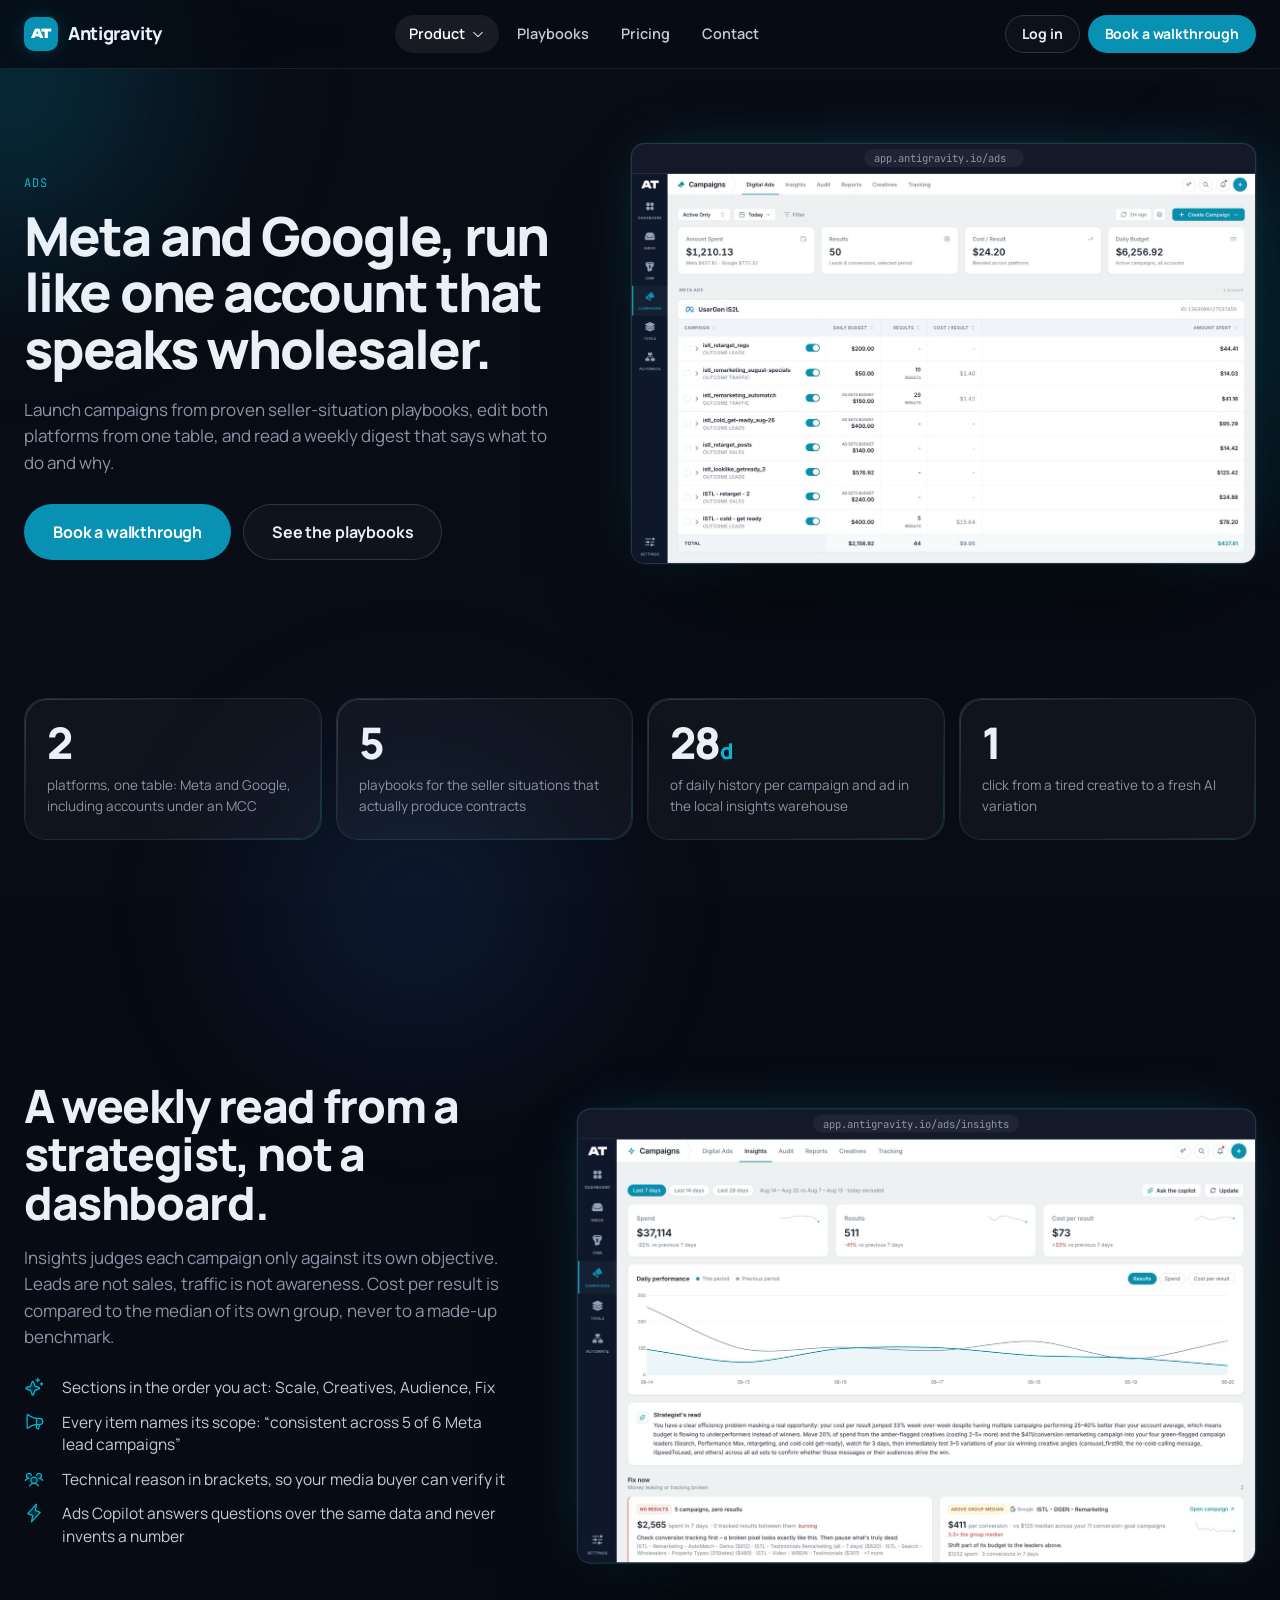
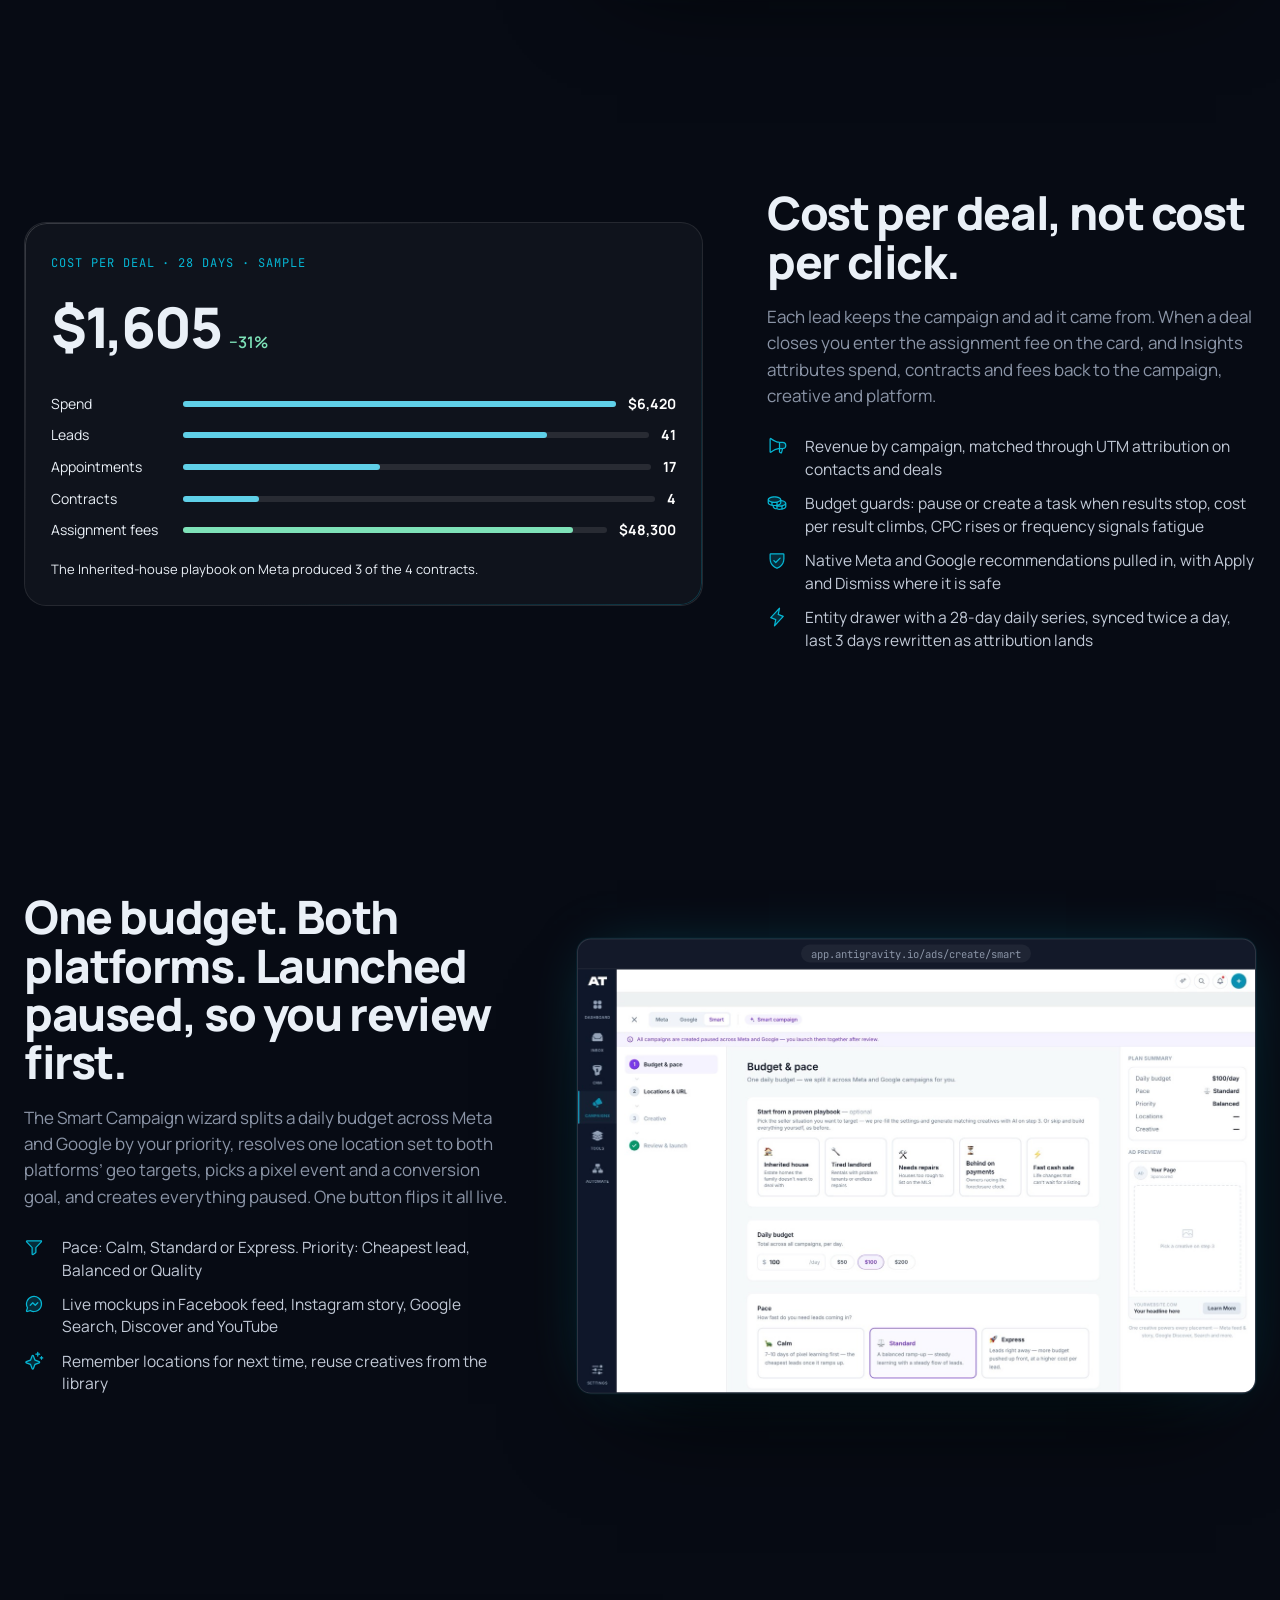
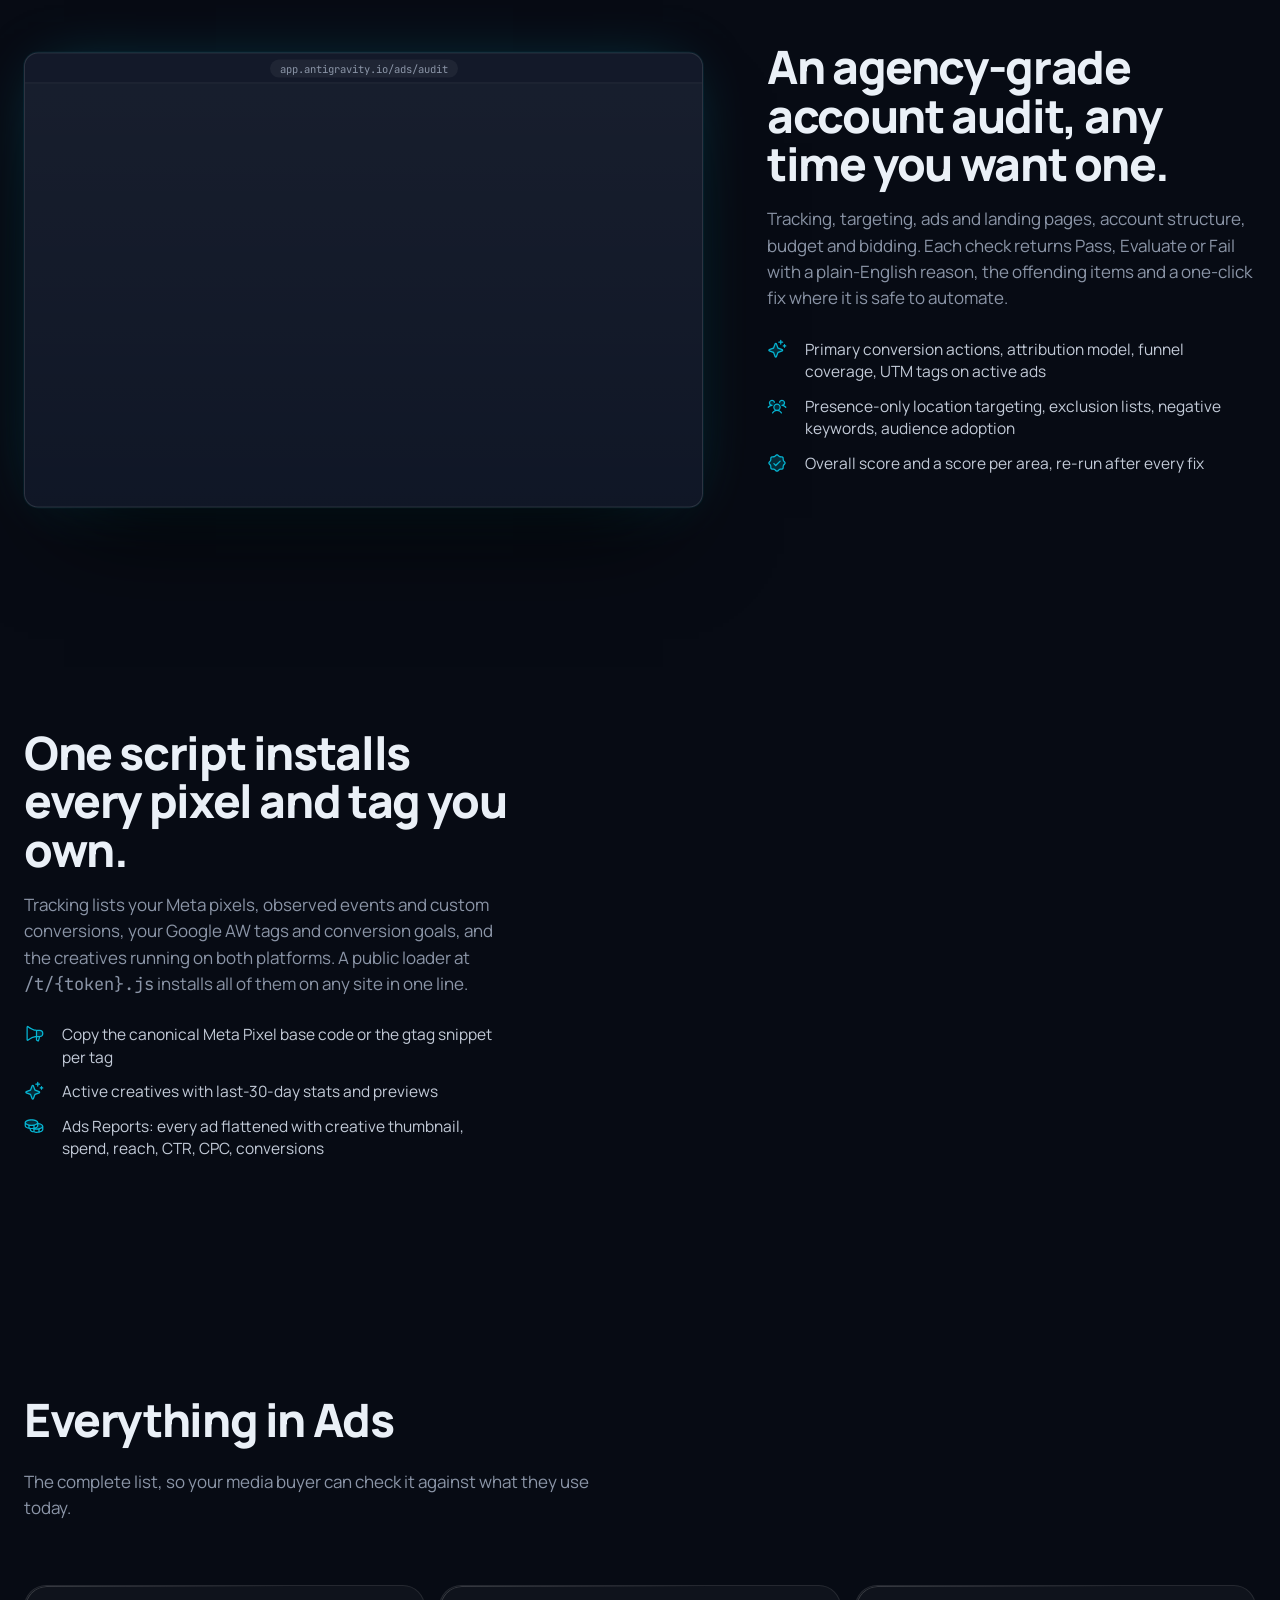
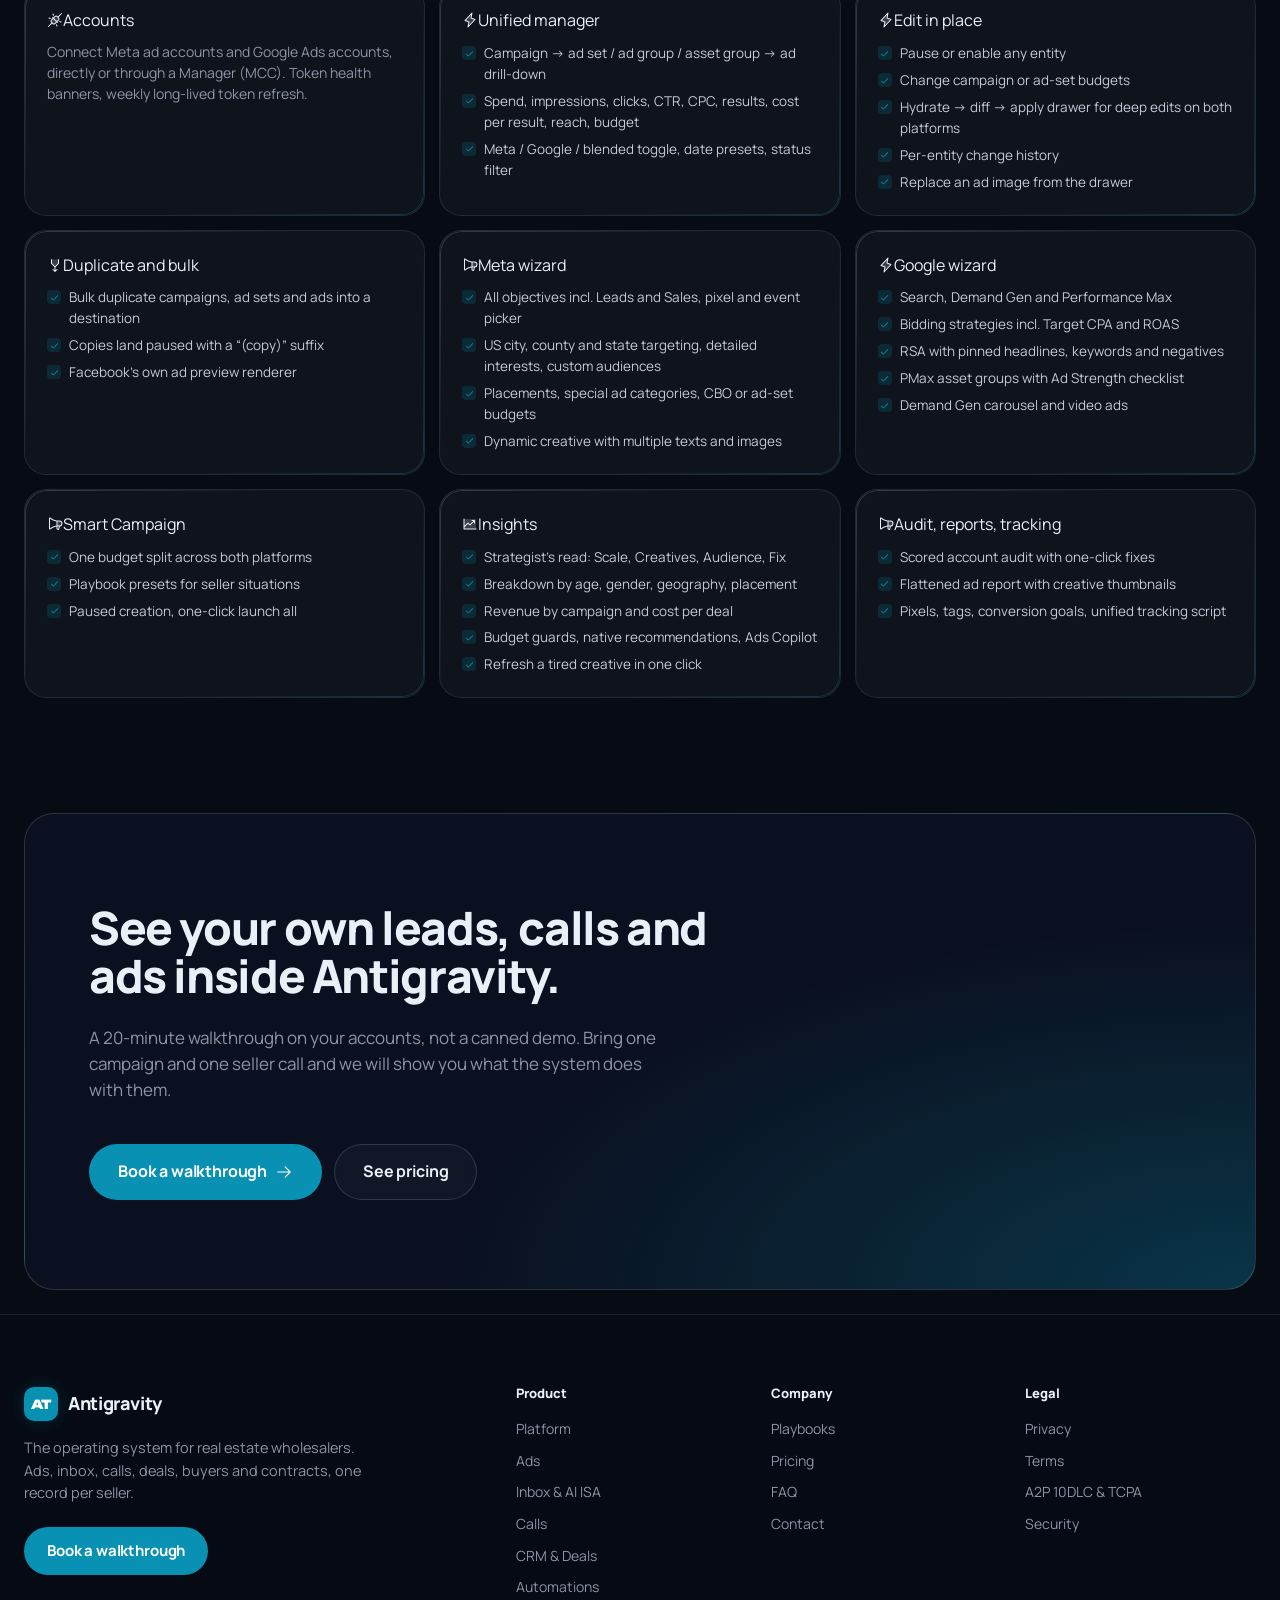
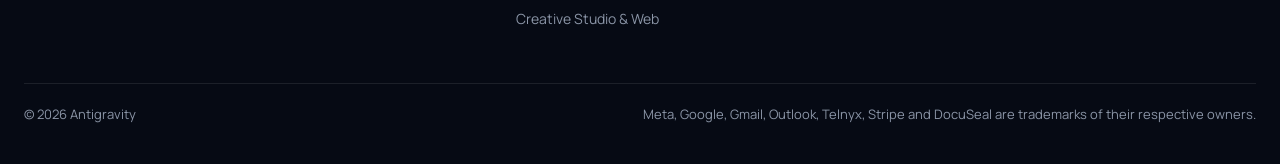
<file: ads.html>
<!doctype html>
<html lang="en" class="dark">
<head>
<meta charset="utf-8">
<meta name="viewport" content="width=device-width, initial-scale=1">
<title>Ads for wholesalers – Meta and Google in one manager</title>
<meta name="description" content="Playbooks for seller situations, one budget across Meta and Google, a weekly digest in plain English, budget guards, account audit, cost per deal.">
<meta name="theme-color" content="#070b14">
<link rel="icon" href="assets/favicon.svg" type="image/svg+xml">
<link rel="preconnect" href="https://fonts.googleapis.com">
<link rel="preconnect" href="https://fonts.gstatic.com" crossorigin>
<link href="https://fonts.googleapis.com/css2?family=Manrope:wght@400;500;600;700;800&family=JetBrains+Mono:wght@400;500&family=Unbounded:wght@900&display=swap" rel="stylesheet">
<link rel="stylesheet" href="css/site.css">
</head>
<body>
<svg class="ph-sprite" aria-hidden="true" focusable="false"><symbol id="i-duotone-arrows-merge" viewBox="0 0 256 256"><path d="M184,40v64l-56,56L72,104V40Z" opacity="0.2"/><path d="M192,40v64a8,8,0,0,1-2.34,5.66L136,163.31v49.38l18.34-18.35a8,8,0,0,1,11.32,11.32l-32,32a8,8,0,0,1-11.32,0l-32-32a8,8,0,0,1,11.32-11.32L120,212.69V163.31L66.34,109.66A8,8,0,0,1,64,104V40a8,8,0,0,1,16,0v60.69l48,48,48-48V40a8,8,0,0,1,16,0Z"/></symbol><symbol id="i-duotone-chart-line-up" viewBox="0 0 256 256"><path d="M224,64V208H32V48H208A16,16,0,0,1,224,64Z" opacity="0.2"/><path d="M232,208a8,8,0,0,1-8,8H32a8,8,0,0,1-8-8V48a8,8,0,0,1,16,0V156.69l50.34-50.35a8,8,0,0,1,11.32,0L128,132.69,180.69,80H160a8,8,0,0,1,0-16h40a8,8,0,0,1,8,8v40a8,8,0,0,1-16,0V91.31l-58.34,58.35a8,8,0,0,1-11.32,0L96,123.31l-56,56V200H224A8,8,0,0,1,232,208Z"/></symbol><symbol id="i-duotone-coins" viewBox="0 0 256 256"><path d="M240,132c0,19.88-35.82,36-80,36-19.6,0-37.56-3.17-51.47-8.44h0C146.76,156.85,176,142,176,124V96.72h0C212.52,100.06,240,114.58,240,132ZM176,84c0-19.88-35.82-36-80-36S16,64.12,16,84s35.82,36,80,36S176,103.88,176,84Z" opacity="0.2"/><path d="M184,89.57V84c0-25.08-37.83-44-88-44S8,58.92,8,84v40c0,20.89,26.25,37.49,64,42.46V172c0,25.08,37.83,44,88,44s88-18.92,88-44V132C248,111.3,222.58,94.68,184,89.57ZM232,132c0,13.22-30.79,28-72,28-3.73,0-7.43-.13-11.08-.37C170.49,151.77,184,139,184,124V105.74C213.87,110.19,232,122.27,232,132ZM72,150.25V126.46A183.74,183.74,0,0,0,96,128a183.74,183.74,0,0,0,24-1.54v23.79A163,163,0,0,1,96,152,163,163,0,0,1,72,150.25Zm96-40.32V124c0,8.39-12.41,17.4-32,22.87V123.5C148.91,120.37,159.84,115.71,168,109.93ZM96,56c41.21,0,72,14.78,72,28s-30.79,28-72,28S24,97.22,24,84,54.79,56,96,56ZM24,124V109.93c8.16,5.78,19.09,10.44,32,13.57v23.37C36.41,141.4,24,132.39,24,124Zm64,48v-4.17c2.63.1,5.29.17,8,.17,3.88,0,7.67-.13,11.39-.35A121.92,121.92,0,0,0,120,171.41v23.46C100.41,189.4,88,180.39,88,172Zm48,26.25V174.4a179.48,179.48,0,0,0,24,1.6,183.74,183.74,0,0,0,24-1.54v23.79a165.45,165.45,0,0,1-48,0Zm64-3.38V171.5c12.91-3.13,23.84-7.79,32-13.57V172C232,180.39,219.59,189.4,200,194.87Z"/></symbol><symbol id="i-duotone-funnel" viewBox="0 0 256 256"><path d="M221.9,61.38,152,136v58.65a8,8,0,0,1-3.56,6.66l-32,21.33A8,8,0,0,1,104,216V136L34.1,61.38A8,8,0,0,1,40,48H216A8,8,0,0,1,221.9,61.38Z" opacity="0.2"/><path d="M230.6,49.53A15.81,15.81,0,0,0,216,40H40A16,16,0,0,0,28.19,66.76l.08.09L96,139.17V216a16,16,0,0,0,24.87,13.32l32-21.34A16,16,0,0,0,160,194.66V139.17l67.74-72.32.08-.09A15.8,15.8,0,0,0,230.6,49.53ZM40,56h0Zm106.18,74.58A8,8,0,0,0,144,136v58.66L112,216V136a8,8,0,0,0-2.16-5.47L40,56H216Z"/></symbol><symbol id="i-duotone-lightning" viewBox="0 0 256 256"><path d="M96,240l16-80L48,136,160,16,144,96l64,24Z" opacity="0.2"/><path d="M215.79,118.17a8,8,0,0,0-5-5.66L153.18,90.9l14.66-73.33a8,8,0,0,0-13.69-7l-112,120a8,8,0,0,0,3,13l57.63,21.61L88.16,238.43a8,8,0,0,0,13.69,7l112-120A8,8,0,0,0,215.79,118.17ZM109.37,214l10.47-52.38a8,8,0,0,0-5-9.06L62,132.71l84.62-90.66L136.16,94.43a8,8,0,0,0,5,9.06l52.8,19.8Z"/></symbol><symbol id="i-duotone-megaphone" viewBox="0 0 256 256"><path d="M240,120a40,40,0,0,1-40,40H160V80h40A40,40,0,0,1,240,120Z" opacity="0.2"/><path d="M248,120a48.05,48.05,0,0,0-48-48H160.2c-2.91-.17-53.62-3.74-101.91-44.24A16,16,0,0,0,32,40V200a16,16,0,0,0,26.29,12.25c37.77-31.68,77-40.76,93.71-43.3v31.72A16,16,0,0,0,159.12,214l11,7.33A16,16,0,0,0,194.5,212l11.77-44.36A48.07,48.07,0,0,0,248,120ZM48,199.93V40h0c42.81,35.91,86.63,45,104,47.24v65.48C134.65,155,90.84,164.07,48,199.93Zm131,8,0,.11-11-7.33V168h21.6ZM200,152H168V88h32a32,32,0,1,1,0,64Z"/></symbol><symbol id="i-duotone-messenger-logo" viewBox="0 0 256 256"><path d="M224,128A96,96,0,0,1,79.93,211.11h0L42.54,223.58a8,8,0,0,1-10.12-10.12l12.47-37.39h0A96,96,0,1,1,224,128Z" opacity="0.2"/><path d="M181.66,106.34a8,8,0,0,1,0,11.32l-32,32a8,8,0,0,1-11.32,0L112,123.31,85.66,149.66a8,8,0,0,1-11.32-11.32l32-32a8,8,0,0,1,11.32,0L144,132.69l26.34-26.35A8,8,0,0,1,181.66,106.34ZM232,128A104,104,0,0,1,79.12,219.82L45.07,231.17a16,16,0,0,1-20.24-20.24l11.35-34.05A104,104,0,1,1,232,128Zm-16,0A88,88,0,1,0,51.81,172.06a8,8,0,0,1,.66,6.54L40,216,77.4,203.52a8,8,0,0,1,6.54.67A88,88,0,0,0,216,128Z"/></symbol><symbol id="i-duotone-plugs-connected" viewBox="0 0 256 256"><path d="M185,127,127,185a24,24,0,0,1-33.94,0L71,162.91A24,24,0,0,1,71,129L129,71a24,24,0,0,1,33.94,0L185,93.09A24,24,0,0,1,185,127Z" opacity="0.2"/><path d="M237.66,18.34a8,8,0,0,0-11.32,0l-52.4,52.41-5.37-5.38a32.05,32.05,0,0,0-45.26,0L100,88.69l-6.34-6.35A8,8,0,0,0,82.34,93.66L88.69,100,65.37,123.31a32,32,0,0,0,0,45.26l5.38,5.37-52.41,52.4a8,8,0,0,0,11.32,11.32l52.4-52.41,5.37,5.38a32.06,32.06,0,0,0,45.26,0L156,167.31l6.34,6.35a8,8,0,0,0,11.32-11.32L167.31,156l23.32-23.31a32,32,0,0,0,0-45.26l-5.38-5.37,52.41-52.4A8,8,0,0,0,237.66,18.34Zm-116.29,161a16,16,0,0,1-22.62,0L76.69,157.25a16,16,0,0,1,0-22.62L100,111.31,144.69,156Zm57.94-57.94h0L156,144.69,111.31,100l23.32-23.31a16,16,0,0,1,22.62,0l22.06,22a16,16,0,0,1,0,22.63ZM88.57,35A8,8,0,0,1,103.43,29l8,20A8,8,0,0,1,96.57,55ZM24.57,93A8,8,0,0,1,35,88.57l20,8A8,8,0,0,1,49,111.43l-20-8A8,8,0,0,1,24.57,93ZM231.43,163a8,8,0,0,1-10.4,4.46l-20-8A8,8,0,1,1,207,144.57l20,8A8,8,0,0,1,231.43,163Zm-64,58.06A8,8,0,0,1,152.57,227l-8-20A8,8,0,0,1,159.43,201Z"/></symbol><symbol id="i-duotone-seal-check" viewBox="0 0 256 256"><path d="M232,128c0,12.51-17.82,21.95-22.68,33.69-4.68,11.32,1.42,30.65-7.78,39.85s-28.53,3.1-39.85,7.78C150,214.18,140.5,232,128,232s-22-17.82-33.69-22.68c-11.32-4.68-30.65,1.42-39.85-7.78s-3.1-28.53-7.78-39.85C41.82,150,24,140.5,24,128s17.82-22,22.68-33.69C51.36,83,45.26,63.66,54.46,54.46S83,51.36,94.31,46.68C106.05,41.82,115.5,24,128,24S150,41.82,161.69,46.68c11.32,4.68,30.65-1.42,39.85,7.78s3.1,28.53,7.78,39.85C214.18,106.05,232,115.5,232,128Z" opacity="0.2"/><path d="M225.86,102.82c-3.77-3.94-7.67-8-9.14-11.57-1.36-3.27-1.44-8.69-1.52-13.94-.15-9.76-.31-20.82-8-28.51s-18.75-7.85-28.51-8c-5.25-.08-10.67-.16-13.94-1.52-3.56-1.47-7.63-5.37-11.57-9.14C146.28,23.51,138.44,16,128,16s-18.27,7.51-25.18,14.14c-3.94,3.77-8,7.67-11.57,9.14C88,40.64,82.56,40.72,77.31,40.8c-9.76.15-20.82.31-28.51,8S41,67.55,40.8,77.31c-.08,5.25-.16,10.67-1.52,13.94-1.47,3.56-5.37,7.63-9.14,11.57C23.51,109.72,16,117.56,16,128s7.51,18.27,14.14,25.18c3.77,3.94,7.67,8,9.14,11.57,1.36,3.27,1.44,8.69,1.52,13.94.15,9.76.31,20.82,8,28.51s18.75,7.85,28.51,8c5.25.08,10.67.16,13.94,1.52,3.56,1.47,7.63,5.37,11.57,9.14C109.72,232.49,117.56,240,128,240s18.27-7.51,25.18-14.14c3.94-3.77,8-7.67,11.57-9.14,3.27-1.36,8.69-1.44,13.94-1.52,9.76-.15,20.82-.31,28.51-8s7.85-18.75,8-28.51c.08-5.25.16-10.67,1.52-13.94,1.47-3.56,5.37-7.63,9.14-11.57C232.49,146.28,240,138.44,240,128S232.49,109.73,225.86,102.82Zm-11.55,39.29c-4.79,5-9.75,10.17-12.38,16.52-2.52,6.1-2.63,13.07-2.73,19.82-.1,7-.21,14.33-3.32,17.43s-10.39,3.22-17.43,3.32c-6.75.1-13.72.21-19.82,2.73-6.35,2.63-11.52,7.59-16.52,12.38S132,224,128,224s-9.15-4.92-14.11-9.69-10.17-9.75-16.52-12.38c-6.1-2.52-13.07-2.63-19.82-2.73-7-.1-14.33-.21-17.43-3.32s-3.22-10.39-3.32-17.43c-.1-6.75-.21-13.72-2.73-19.82-2.63-6.35-7.59-11.52-12.38-16.52S32,132,32,128s4.92-9.15,9.69-14.11,9.75-10.17,12.38-16.52c2.52-6.1,2.63-13.07,2.73-19.82.1-7,.21-14.33,3.32-17.43S70.51,56.9,77.55,56.8c6.75-.1,13.72-.21,19.82-2.73,6.35-2.63,11.52-7.59,16.52-12.38S124,32,128,32s9.15,4.92,14.11,9.69,10.17,9.75,16.52,12.38c6.1,2.52,13.07,2.63,19.82,2.73,7,.1,14.33.21,17.43,3.32s3.22,10.39,3.32,17.43c.1,6.75.21,13.72,2.73,19.82,2.63,6.35,7.59,11.52,12.38,16.52S224,124,224,128,219.08,137.15,214.31,142.11ZM173.66,98.34a8,8,0,0,1,0,11.32l-56,56a8,8,0,0,1-11.32,0l-24-24a8,8,0,0,1,11.32-11.32L112,148.69l50.34-50.35A8,8,0,0,1,173.66,98.34Z"/></symbol><symbol id="i-duotone-shield-check" viewBox="0 0 256 256"><path d="M216,56v56c0,96-88,120-88,120S40,208,40,112V56a8,8,0,0,1,8-8H208A8,8,0,0,1,216,56Z" opacity="0.2"/><path d="M208,40H48A16,16,0,0,0,32,56v56c0,52.72,25.52,84.67,46.93,102.19,23.06,18.86,46,25.26,47,25.53a8,8,0,0,0,4.2,0c1-.27,23.91-6.67,47-25.53C198.48,196.67,224,164.72,224,112V56A16,16,0,0,0,208,40Zm0,72c0,37.07-13.66,67.16-40.6,89.42A129.3,129.3,0,0,1,128,223.62a128.25,128.25,0,0,1-38.92-21.81C61.82,179.51,48,149.3,48,112l0-56,160,0ZM82.34,141.66a8,8,0,0,1,11.32-11.32L112,148.69l50.34-50.35a8,8,0,0,1,11.32,11.32l-56,56a8,8,0,0,1-11.32,0Z"/></symbol><symbol id="i-duotone-sparkle" viewBox="0 0 256 256"><path d="M194.82,151.43l-55.09,20.3-20.3,55.09a7.92,7.92,0,0,1-14.86,0l-20.3-55.09-55.09-20.3a7.92,7.92,0,0,1,0-14.86l55.09-20.3,20.3-55.09a7.92,7.92,0,0,1,14.86,0l20.3,55.09,55.09,20.3A7.92,7.92,0,0,1,194.82,151.43Z" opacity="0.2"/><path d="M197.58,129.06,146,110l-19-51.62a15.92,15.92,0,0,0-29.88,0L78,110l-51.62,19a15.92,15.92,0,0,0,0,29.88L78,178l19,51.62a15.92,15.92,0,0,0,29.88,0L146,178l51.62-19a15.92,15.92,0,0,0,0-29.88ZM137,164.22a8,8,0,0,0-4.74,4.74L112,223.85,91.78,169A8,8,0,0,0,87,164.22L32.15,144,87,123.78A8,8,0,0,0,91.78,119L112,64.15,132.22,119a8,8,0,0,0,4.74,4.74L191.85,144ZM144,40a8,8,0,0,1,8-8h16V16a8,8,0,0,1,16,0V32h16a8,8,0,0,1,0,16H184V64a8,8,0,0,1-16,0V48H152A8,8,0,0,1,144,40ZM248,88a8,8,0,0,1-8,8h-8v8a8,8,0,0,1-16,0V96h-8a8,8,0,0,1,0-16h8V72a8,8,0,0,1,16,0v8h8A8,8,0,0,1,248,88Z"/></symbol><symbol id="i-duotone-users-three" viewBox="0 0 256 256"><path d="M168,144a40,40,0,1,1-40-40A40,40,0,0,1,168,144ZM64,56A32,32,0,1,0,96,88,32,32,0,0,0,64,56Zm128,0a32,32,0,1,0,32,32A32,32,0,0,0,192,56Z" opacity="0.2"/><path d="M244.8,150.4a8,8,0,0,1-11.2-1.6A51.6,51.6,0,0,0,192,128a8,8,0,0,1,0-16,24,24,0,1,0-23.24-30,8,8,0,1,1-15.5-4A40,40,0,1,1,219,117.51a67.94,67.94,0,0,1,27.43,21.68A8,8,0,0,1,244.8,150.4ZM190.92,212a8,8,0,1,1-13.85,8,57,57,0,0,0-98.15,0,8,8,0,1,1-13.84-8,72.06,72.06,0,0,1,33.74-29.92,48,48,0,1,1,58.36,0A72.06,72.06,0,0,1,190.92,212ZM128,176a32,32,0,1,0-32-32A32,32,0,0,0,128,176ZM72,120a8,8,0,0,0-8-8A24,24,0,1,1,87.24,82a8,8,0,1,0,15.5-4A40,40,0,1,0,37,117.51,67.94,67.94,0,0,0,9.6,139.19a8,8,0,1,0,12.8,9.61A51.6,51.6,0,0,1,64,128,8,8,0,0,0,72,120Z"/></symbol><symbol id="i-regular-arrow-right" viewBox="0 0 256 256"><path d="M221.66,133.66l-72,72a8,8,0,0,1-11.32-11.32L196.69,136H40a8,8,0,0,1,0-16H196.69L138.34,61.66a8,8,0,0,1,11.32-11.32l72,72A8,8,0,0,1,221.66,133.66Z"/></symbol><symbol id="i-regular-caret-down" viewBox="0 0 256 256"><path d="M213.66,101.66l-80,80a8,8,0,0,1-11.32,0l-80-80A8,8,0,0,1,53.66,90.34L128,164.69l74.34-74.35a8,8,0,0,1,11.32,11.32Z"/></symbol></svg>
<a class="skip" href="#main">Skip to content</a>
<div class="aurora" aria-hidden="true"><i></i><i></i><i></i></div>
<div class="grain" aria-hidden="true"></div>

<header class="nav" id="nav">
  <div class="wrap nav__bar">
    <a href="index.html" class="brand" aria-label="Antigravity home"><span class="brand__mark">AT</span><span>Antigravity</span></a>

    <nav class="nav__menu" aria-label="Primary">
      <div class="nav__item nav__item--mega">
        <button class="nav__link" data-nav="product" aria-current="page" aria-expanded="false" aria-controls="mega">Product <svg class="ic" aria-hidden="true"><use href="#i-regular-caret-down"></use></svg></button>
        <div class="mega" id="mega">
          <div class="mega__grid">
            <a class="mega__card" href="ads.html"><img class="ico3d" src="assets/icons/ads.png" alt=""><div><b>Ads</b><span>Meta + Google in one manager, playbooks, plain-English insights, budget guards, audit.</span></div></a>
            <a class="mega__card" href="inbox.html"><img class="ico3d" src="assets/icons/inbox.png" alt=""><div><b>Inbox &amp; AI ISA</b><span>Email, SMS, Messenger, Instagram and calls in one list. A qualifier that texts back in seconds.</span></div></a>
            <a class="mega__card" href="calls.html"><img class="ico3d" src="assets/icons/calls.png" alt=""><div><b>Calls</b><span>Browser softphone on your numbers, transcripts, summaries and fields that fill themselves.</span></div></a>
            <a class="mega__card" href="crm.html"><img class="ico3d" src="assets/icons/crm.png" alt=""><div><b>CRM &amp; Deals</b><span>Pipeline, property intel, skip trace, cash buyers, dispo blast, offers, e-sign contracts.</span></div></a>
            <a class="mega__card" href="automations.html"><img class="ico3d" src="assets/icons/auto.png" alt=""><div><b>Automations</b><span>Visual workflows on triggers, timing windows, yes/no branches, guardrails in the engine.</span></div></a>
            <a class="mega__card" href="studio.html"><img class="ico3d" src="assets/icons/studio.png" alt=""><div><b>Creative Studio &amp; Web</b><span>AI ad creatives in every size, landing page builder, domains, brand analyzer.</span></div></a>
          </div>
          <div class="mega__foot"><a href="platform.html">See the whole platform <svg class="ic" aria-hidden="true"><use href="#i-regular-arrow-right"></use></svg></a></div>
        </div>
      </div>
      <a class="nav__link" data-nav="playbooks" href="playbooks.html">Playbooks</a>
      <a class="nav__link" data-nav="pricing" href="pricing.html">Pricing</a>
      <a class="nav__link" data-nav="contact" href="contact.html">Contact</a>
    </nav>

    <div class="nav__actions">
      <a class="btn btn--ghost btn--sm" href="#">Log in</a>
      <a class="btn btn--primary btn--sm magnetic" href="contact.html">Book a walkthrough</a>
      <button class="nav__burger" id="burger" aria-label="Open menu" aria-expanded="false"><span></span><span></span></button>
    </div>
  </div>
  <div class="nav__mobile" id="mobileMenu">
    <a href="platform.html">Platform</a><a href="ads.html">Ads</a><a href="inbox.html">Inbox &amp; AI ISA</a><a href="calls.html">Calls</a><a href="crm.html">CRM &amp; Deals</a><a href="automations.html">Automations</a><a href="studio.html">Creative Studio &amp; Web</a><a href="playbooks.html">Playbooks</a><a href="pricing.html">Pricing</a><a href="contact.html">Contact</a>
    <a class="btn btn--primary" href="contact.html">Book a walkthrough</a>
  </div>
</header>

<main id="main">


<section class="phero">
  <div class="wrap phero__grid">
    <div>
      <span class="kicker">Ads</span>
      <h1 class="h1">Meta and Google, run like one account that speaks wholesaler.</h1>
      <p class="lead">Launch campaigns from proven seller-situation playbooks, edit both platforms from one table, and read a weekly digest that says what to do and why.</p>
      <div class="phero__cta"><a class="btn btn--primary btn--lg" href="contact.html">Book a walkthrough</a><a class="btn btn--ghost btn--lg" href="playbooks.html">See the playbooks</a></div>
    </div>
    <div class="phero__visual reveal">
      <div class="frame lift"><div class="frame__bar"><span class="frame__url">app.antigravity.io/ads</span></div><img loading="lazy" decoding="async" src="assets/shots/ads.jpg" alt="Digital Ads manager with Meta and Google campaigns in one table" srcset="assets/shots/ads-sm.jpg 700w, assets/shots/ads.jpg 1400w" sizes="(max-width: 760px) 94vw, 720px"></div>
    </div>
  </div>
</section>

<section class="section">
  <div class="wrap">
    <div class="stats reveal">
      <div class="stat glass spot"><div class="num">2</div><p>platforms, one table: Meta and Google, including accounts under an MCC</p></div>
      <div class="stat glass spot"><div class="num">5</div><p>playbooks for the seller situations that actually produce contracts</p></div>
      <div class="stat glass spot"><div class="num">28<small style="font-size:.5em">d</small></div><p>of daily history per campaign and ad in the local insights warehouse</p></div>
      <div class="stat glass spot"><div class="num">1</div><p>click from a tired creative to a fresh AI variation</p></div>
    </div>
  </div>
</section>

<!-- Digest -->
<section class="section ">
  <div class="wrap chapter">
    <div class="chapter__copy">
      <h2 class="h2">A weekly read from a strategist, not a dashboard.</h2>
      <p class="lead mt-2">Insights judges each campaign only against its own objective. Leads are not sales, traffic is not awareness. Cost per result is compared to the median of its own group, never to a made-up benchmark.</p>
      <ul class="caps">
        <li><svg class="ic" aria-hidden="true"><use href="#i-duotone-sparkle"></use></svg><span>Sections in the order you act: Scale, Creatives, Audience, Fix</span></li>
        <li><svg class="ic" aria-hidden="true"><use href="#i-duotone-megaphone"></use></svg><span>Every item names its scope: “consistent across 5 of 6 Meta lead campaigns”</span></li>
        <li><svg class="ic" aria-hidden="true"><use href="#i-duotone-users-three"></use></svg><span>Technical reason in brackets, so your media buyer can verify it</span></li>
        <li><svg class="ic" aria-hidden="true"><use href="#i-duotone-lightning"></use></svg><span>Ads Copilot answers questions over the same data and never invents a number</span></li>
      </ul>
    </div>
    <div class="chapter__visual reveal">
      <div class="frame lift"><div class="frame__bar"><span class="frame__url">app.antigravity.io/ads/insights</span></div><img decoding="async" src="assets/shots/ads-insights.jpg" alt="Ads Insights with the strategist's read, daily chart and Fix now section" loading="lazy" srcset="assets/shots/ads-insights-sm.jpg 700w, assets/shots/ads-insights.jpg 1400w" sizes="(max-width: 760px) 94vw, 720px"></div>
    </div>
  </div>
</section>

<!-- Cost per deal on lagoon -->
<section class="section ">
  <div class="wrap chapter chapter--flip">
    <div class="chapter__copy">
      <h2 class="h2">Cost per deal, not cost per click.</h2>
      <p class="lead mt-2">Each lead keeps the campaign and ad it came from. When a deal closes you enter the assignment fee on the card, and Insights attributes spend, contracts and fees back to the campaign, creative and platform.</p>
      <ul class="caps">
        <li><svg class="ic" aria-hidden="true"><use href="#i-duotone-megaphone"></use></svg><span>Revenue by campaign, matched through UTM attribution on contacts and deals</span></li>
        <li><svg class="ic" aria-hidden="true"><use href="#i-duotone-coins"></use></svg><span>Budget guards: pause or create a task when results stop, cost per result climbs, CPC rises or frequency signals fatigue</span></li>
        <li><svg class="ic" aria-hidden="true"><use href="#i-duotone-shield-check"></use></svg><span>Native Meta and Google recommendations pulled in, with Apply and Dismiss where it is safe</span></li>
        <li><svg class="ic" aria-hidden="true"><use href="#i-duotone-lightning"></use></svg><span>Entity drawer with a 28-day daily series, synced twice a day, last 3 days rewritten as attribution lands</span></li>
      </ul>
    </div>
    <div class="chapter__visual reveal">
      <div class="glass spot" style="padding:26px">
        <span class="kicker">Cost per deal · 28 days · sample</span>
        <div class="num" style="font-size:56px;margin-top:10px">$<span data-count="1605">0</span> <span style="font-size:16px;color:#7ee2b8;font-family:var(--text);font-weight:600;letter-spacing:0">−31%</span></div>
        <div style="display:grid;gap:10px;margin-top:22px;font-size:14px">
          <div style="display:grid;grid-template-columns:120px 1fr auto;gap:12px;align-items:center;color:var(--night-muted)"><span>Spend</span><div style="height:6px;border-radius:9px;background:rgba(255,255,255,.1)"><i style="display:block;height:100%;width:100%;border-radius:9px;background:#5fd0e8"></i></div><b style="color:#fff">$6,420</b></div>
          <div style="display:grid;grid-template-columns:120px 1fr auto;gap:12px;align-items:center;color:var(--night-muted)"><span>Leads</span><div style="height:6px;border-radius:9px;background:rgba(255,255,255,.1)"><i style="display:block;height:100%;width:78%;border-radius:9px;background:#5fd0e8"></i></div><b style="color:#fff">41</b></div>
          <div style="display:grid;grid-template-columns:120px 1fr auto;gap:12px;align-items:center;color:var(--night-muted)"><span>Appointments</span><div style="height:6px;border-radius:9px;background:rgba(255,255,255,.1)"><i style="display:block;height:100%;width:42%;border-radius:9px;background:#5fd0e8"></i></div><b style="color:#fff">17</b></div>
          <div style="display:grid;grid-template-columns:120px 1fr auto;gap:12px;align-items:center;color:var(--night-muted)"><span>Contracts</span><div style="height:6px;border-radius:9px;background:rgba(255,255,255,.1)"><i style="display:block;height:100%;width:16%;border-radius:9px;background:#5fd0e8"></i></div><b style="color:#fff">4</b></div>
          <div style="display:grid;grid-template-columns:120px 1fr auto;gap:12px;align-items:center;color:var(--night-muted)"><span>Assignment fees</span><div style="height:6px;border-radius:9px;background:rgba(255,255,255,.1)"><i style="display:block;height:100%;width:92%;border-radius:9px;background:#7ee2b8"></i></div><b style="color:#fff">$48,300</b></div>
        </div>
        <p style="margin-top:18px;font-size:13px;color:var(--night-muted)">The Inherited-house playbook on Meta produced 3 of the 4 contracts.</p>
      </div>
    </div>
  </div>
</section>

<!-- Smart campaign -->
<section class="section">
  <div class="wrap chapter">
    <div class="chapter__copy">
      <h2 class="h2">One budget. Both platforms. Launched paused, so you review first.</h2>
      <p class="lead mt-2">The Smart Campaign wizard splits a daily budget across Meta and Google by your priority, resolves one location set to both platforms’ geo targets, picks a pixel event and a conversion goal, and creates everything paused. One button flips it all live.</p>
      <ul class="caps">
        <li><svg class="ic" aria-hidden="true"><use href="#i-duotone-funnel"></use></svg><span>Pace: Calm, Standard or Express. Priority: Cheapest lead, Balanced or Quality</span></li>
        <li><svg class="ic" aria-hidden="true"><use href="#i-duotone-messenger-logo"></use></svg><span>Live mockups in Facebook feed, Instagram story, Google Search, Discover and YouTube</span></li>
        <li><svg class="ic" aria-hidden="true"><use href="#i-duotone-sparkle"></use></svg><span>Remember locations for next time, reuse creatives from the library</span></li>
      </ul>
    </div>
    <div class="chapter__visual reveal">
      <div class="frame lift"><div class="frame__bar"><span class="frame__url">app.antigravity.io/ads/create/smart</span></div><img decoding="async" src="assets/shots/ads-smart-step.jpg" alt="Smart Campaign wizard: budget and pace with playbook presets" loading="lazy" srcset="assets/shots/ads-smart-step-sm.jpg 700w, assets/shots/ads-smart-step.jpg 1400w" sizes="(max-width: 760px) 94vw, 720px"></div>
    </div>
  </div>
</section>

<!-- Audit on night -->
<section class="section ">
  <div class="wrap chapter chapter--flip">
    <div class="chapter__copy">
      <h2 class="h2">An agency-grade account audit, any time you want one.</h2>
      <p class="lead mt-2">Tracking, targeting, ads and landing pages, account structure, budget and bidding. Each check returns Pass, Evaluate or Fail with a plain-English reason, the offending items and a one-click fix where it is safe to automate.</p>
      <ul class="caps">
        <li><svg class="ic" aria-hidden="true"><use href="#i-duotone-sparkle"></use></svg><span>Primary conversion actions, attribution model, funnel coverage, UTM tags on active ads</span></li>
        <li><svg class="ic" aria-hidden="true"><use href="#i-duotone-users-three"></use></svg><span>Presence-only location targeting, exclusion lists, negative keywords, audience adoption</span></li>
        <li><svg class="ic" aria-hidden="true"><use href="#i-duotone-seal-check"></use></svg><span>Overall score and a score per area, re-run after every fix</span></li>
      </ul>
    </div>
    <div class="chapter__visual reveal">
      <div class="frame lift"><div class="frame__bar"><span class="frame__url">app.antigravity.io/ads/audit</span></div><img decoding="async" src="assets/shots/ads-audit.jpg" alt="Account audit with scores per area and pass/fail checks" loading="lazy" srcset="assets/shots/ads-audit-sm.jpg 700w, assets/shots/ads-audit.jpg 1400w" sizes="(max-width: 760px) 94vw, 720px"></div>
    </div>
  </div>
</section>

<!-- Tracking -->
<section class="section">
  <div class="wrap chapter">
    <div class="chapter__copy">
      <h2 class="h2">One script installs every pixel and tag you own.</h2>
      <p class="lead mt-2">Tracking lists your Meta pixels, observed events and custom conversions, your Google AW tags and conversion goals, and the creatives running on both platforms. A public loader at <span class="mono">/t/{token}.js</span> installs all of them on any site in one line.</p>
      <ul class="caps">
        <li><svg class="ic" aria-hidden="true"><use href="#i-duotone-megaphone"></use></svg><span>Copy the canonical Meta Pixel base code or the gtag snippet per tag</span></li>
        <li><svg class="ic" aria-hidden="true"><use href="#i-duotone-sparkle"></use></svg><span>Active creatives with last-30-day stats and previews</span></li>
        <li><svg class="ic" aria-hidden="true"><use href="#i-duotone-coins"></use></svg><span>Ads Reports: every ad flattened with creative thumbnail, spend, reach, CTR, CPC, conversions</span></li>
      </ul>
    </div>
    <div class="chapter__visual reveal">
      <div class="frame lift"><div class="frame__bar"><span class="frame__url">app.antigravity.io/ads/tracking</span></div><img decoding="async" src="assets/shots/ads-tracking.jpg" alt="Tracking page with pixels, tags and the unified script" loading="lazy" srcset="assets/shots/ads-tracking-sm.jpg 700w, assets/shots/ads-tracking.jpg 1400w" sizes="(max-width: 760px) 94vw, 720px"></div>
    </div>
  </div>
</section>

<!-- Full catalogue -->
<section class="section ">
  <div class="wrap">
    <div class="measure reveal"><h2 class="h2">Everything in Ads</h2><p class="lead mt-2">The complete list, so your media buyer can check it against what they use today.</p></div>
    <div class="catalogue mt-4">
      <div class="cat glass spot reveal"><h3None><svg class="ic" aria-hidden="true"><use href="#i-duotone-plugs-connected"></use></svg>Accounts</h3><p>Connect Meta ad accounts and Google Ads accounts, directly or through a Manager (MCC). Token health banners, weekly long-lived token refresh.</p></div>
      <div class="cat glass spot reveal"><h3None><svg class="ic" aria-hidden="true"><use href="#i-duotone-lightning"></use></svg>Unified manager</h3><ul><li>Campaign → ad set / ad group / asset group → ad drill-down</li><li>Spend, impressions, clicks, CTR, CPC, results, cost per result, reach, budget</li><li>Meta / Google / blended toggle, date presets, status filter</li></ul></div>
      <div class="cat glass spot reveal"><h3None><svg class="ic" aria-hidden="true"><use href="#i-duotone-lightning"></use></svg>Edit in place</h3><ul><li>Pause or enable any entity</li><li>Change campaign or ad-set budgets</li><li>Hydrate → diff → apply drawer for deep edits on both platforms</li><li>Per-entity change history</li><li>Replace an ad image from the drawer</li></ul></div>
      <div class="cat glass spot reveal"><h3None><svg class="ic" aria-hidden="true"><use href="#i-duotone-arrows-merge"></use></svg>Duplicate and bulk</h3><ul><li>Bulk duplicate campaigns, ad sets and ads into a destination</li><li>Copies land paused with a “(copy)” suffix</li><li>Facebook’s own ad preview renderer</li></ul></div>
      <div class="cat glass spot reveal"><h3None><svg class="ic" aria-hidden="true"><use href="#i-duotone-megaphone"></use></svg>Meta wizard</h3><ul><li>All objectives incl. Leads and Sales, pixel and event picker</li><li>US city, county and state targeting, detailed interests, custom audiences</li><li>Placements, special ad categories, CBO or ad-set budgets</li><li>Dynamic creative with multiple texts and images</li></ul></div>
      <div class="cat glass spot reveal"><h3None><svg class="ic" aria-hidden="true"><use href="#i-duotone-lightning"></use></svg>Google wizard</h3><ul><li>Search, Demand Gen and Performance Max</li><li>Bidding strategies incl. Target CPA and ROAS</li><li>RSA with pinned headlines, keywords and negatives</li><li>PMax asset groups with Ad Strength checklist</li><li>Demand Gen carousel and video ads</li></ul></div>
      <div class="cat glass spot reveal"><h3None><svg class="ic" aria-hidden="true"><use href="#i-duotone-megaphone"></use></svg>Smart Campaign</h3><ul><li>One budget split across both platforms</li><li>Playbook presets for seller situations</li><li>Paused creation, one-click launch all</li></ul></div>
      <div class="cat glass spot reveal"><h3None><svg class="ic" aria-hidden="true"><use href="#i-duotone-chart-line-up"></use></svg>Insights</h3><ul><li>Strategist’s read: Scale, Creatives, Audience, Fix</li><li>Breakdown by age, gender, geography, placement</li><li>Revenue by campaign and cost per deal</li><li>Budget guards, native recommendations, Ads Copilot</li><li>Refresh a tired creative in one click</li></ul></div>
      <div class="cat glass spot reveal"><h3None><svg class="ic" aria-hidden="true"><use href="#i-duotone-megaphone"></use></svg>Audit, reports, tracking</h3><ul><li>Scored account audit with one-click fixes</li><li>Flattened ad report with creative thumbnails</li><li>Pixels, tags, conversion goals, unified tracking script</li></ul></div>
    </div>
  </div>
</section>

<section class="section cta">
  <div class="wrap">
    <div class="cta__box reveal">
      <div>
        <h2 class="h2">See your own leads, calls and ads inside Antigravity.</h2>
        <p class="lead mt-2">A 20-minute walkthrough on your accounts, not a canned demo. Bring one campaign and one seller call and we will show you what the system does with them.</p>
        <div class="mt-3" style="display:flex;gap:12px;flex-wrap:wrap"><a class="btn btn--primary btn--lg magnetic" href="contact.html">Book a walkthrough <svg class="ic" aria-hidden="true"><use href="#i-regular-arrow-right"></use></svg></a><a class="btn btn--ghost btn--lg" href="pricing.html">See pricing</a></div>
      </div>
      <div class="cta__art"><img loading="lazy" decoding="async" src="assets/house-glow.png" alt=""></div>
    </div>
  </div>
</section>


</main>

<footer class="footer">
  <div class="wrap">
    <div class="footer__top">
      <div class="footer__brand">
        <a href="index.html" class="brand"><span class="brand__mark">AT</span><span>Antigravity</span></a>
        <p>The operating system for real estate wholesalers. Ads, inbox, calls, deals, buyers and contracts, one record per seller.</p>
        <a class="btn btn--primary" href="contact.html">Book a walkthrough</a>
      </div>
      <div class="footer__cols">
        <div><h4>Product</h4><a href="platform.html">Platform</a><a href="ads.html">Ads</a><a href="inbox.html">Inbox &amp; AI ISA</a><a href="calls.html">Calls</a><a href="crm.html">CRM &amp; Deals</a><a href="automations.html">Automations</a><a href="studio.html">Creative Studio &amp; Web</a></div>
        <div><h4>Company</h4><a href="playbooks.html">Playbooks</a><a href="pricing.html">Pricing</a><a href="pricing.html#faq">FAQ</a><a href="contact.html">Contact</a></div>
        <div><h4>Legal</h4><a href="#">Privacy</a><a href="#">Terms</a><a href="#">A2P 10DLC &amp; TCPA</a><a href="#">Security</a></div>
      </div>
    </div>
    <div class="footer__bottom">
      <span>© 2026 Antigravity</span>
      <span>Meta, Google, Gmail, Outlook, Telnyx, Stripe and DocuSeal are trademarks of their respective owners.</span>
    </div>
  </div>
</footer>

<!-- GSAP is self-hosted: the app serves these pages under a CSP whose script-src
     is 'self', so the cdnjs build was blocked and the whole motion layer was dead
     on the app's own domain. Same 3.12.5 files, no third-party origin. -->
<script src="js/vendor/gsap.min.js"></script>
<script src="js/vendor/ScrollTrigger.min.js"></script>
<script src="js/vendor/MotionPathPlugin.min.js"></script>
<script src="js/site.js" defer></script>
</body>
</html>
</file>
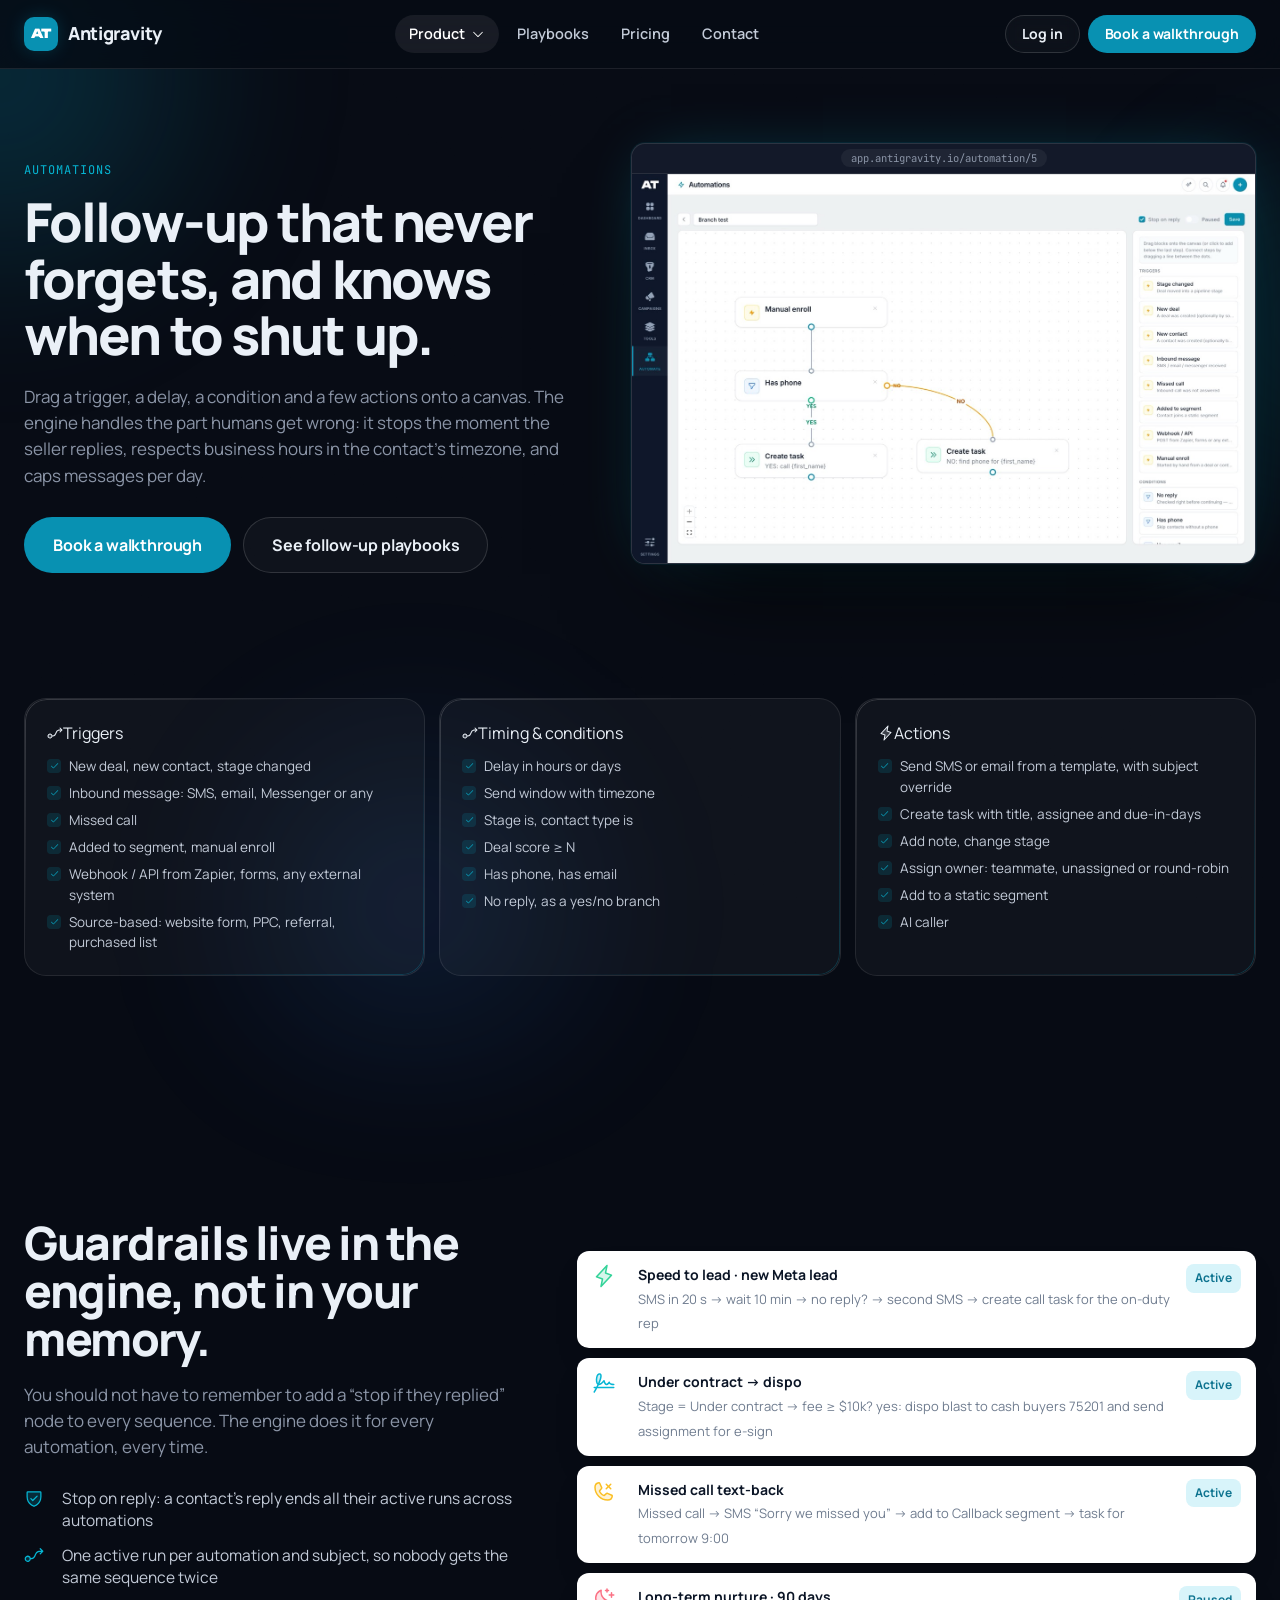
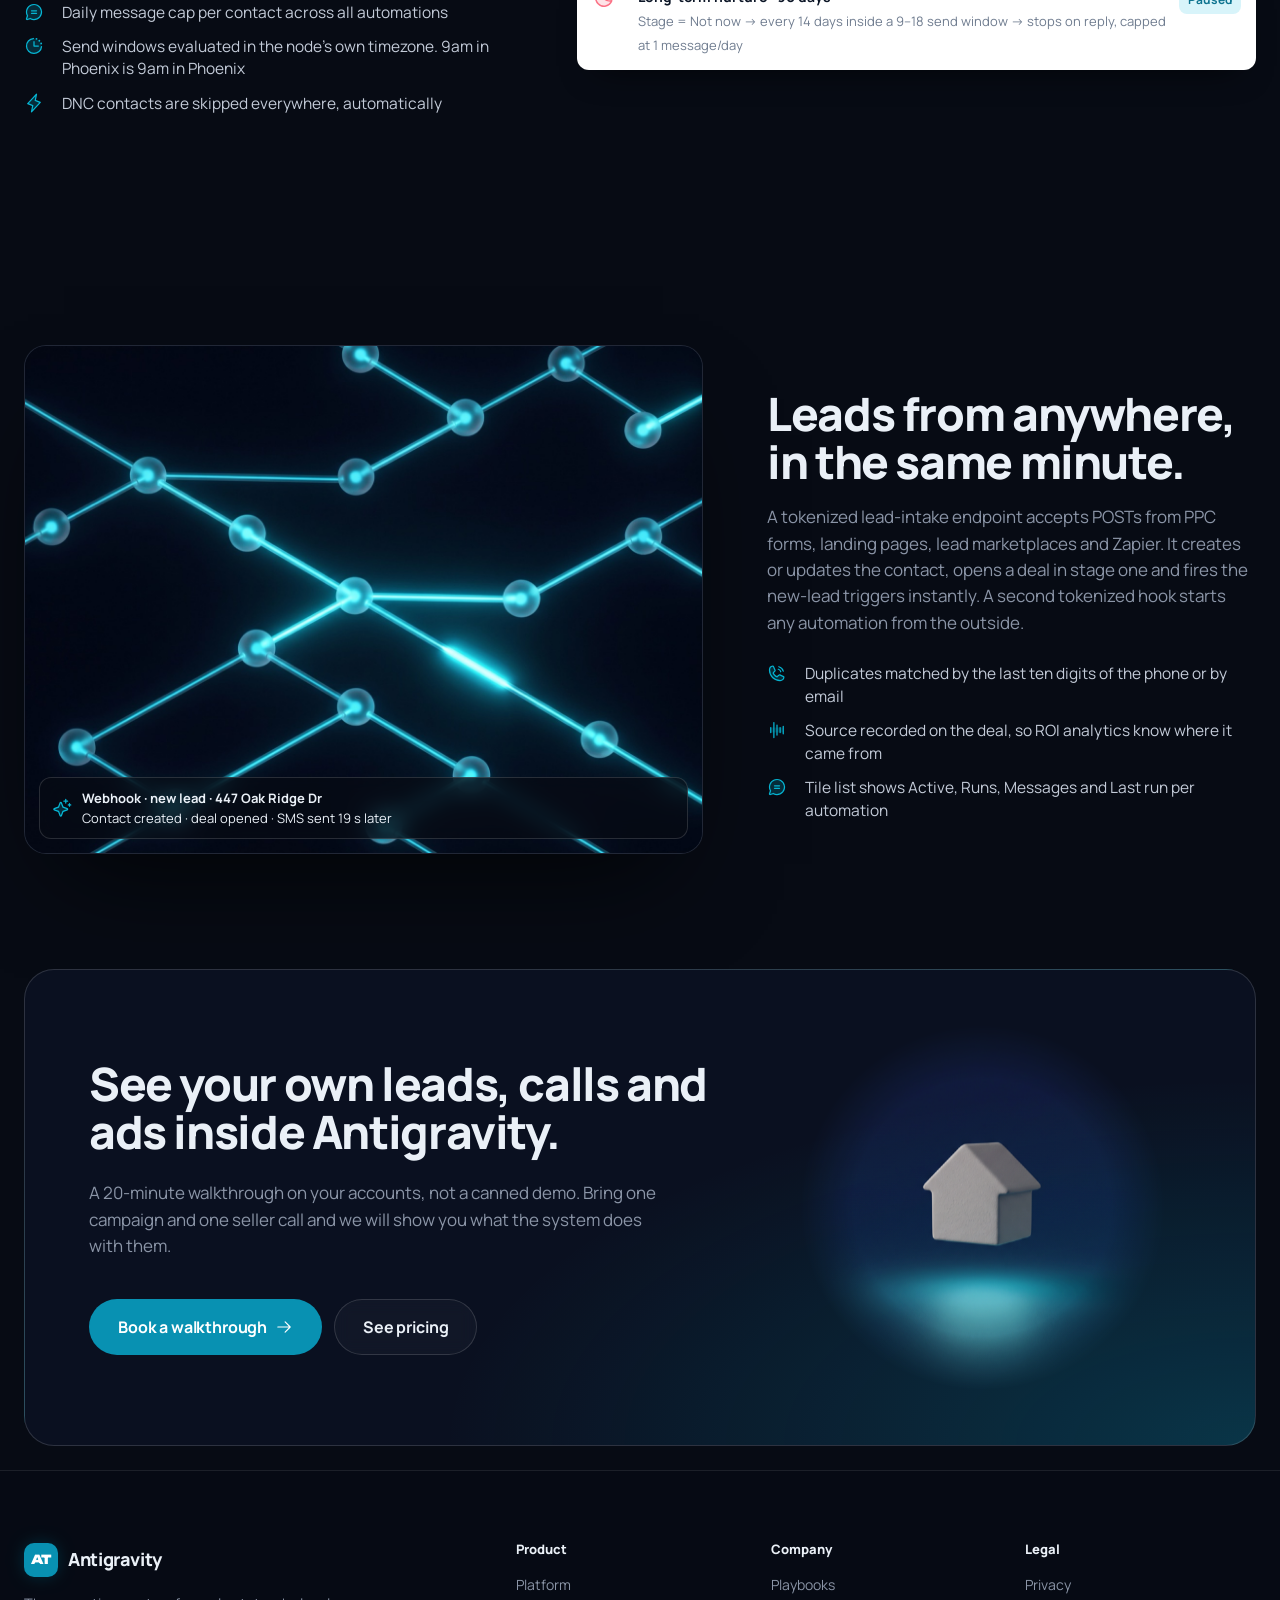
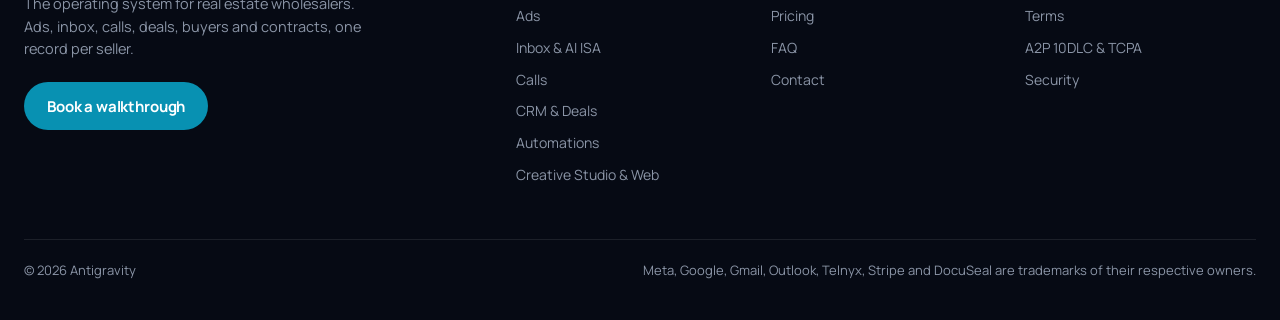
<file: automations.html>
<!doctype html>
<html lang="en" class="dark">
<head>
<meta charset="utf-8">
<meta name="viewport" content="width=device-width, initial-scale=1">
<title>Automations – visual workflows with guardrails</title>
<meta name="description" content="A visual editor for triggers, timing windows, yes/no conditions and actions across SMS, email, tasks, stages and segments. Stops on reply, caps daily messages, respects send windows.">
<meta name="theme-color" content="#070b14">
<link rel="icon" href="assets/favicon.svg" type="image/svg+xml">
<link rel="preconnect" href="https://fonts.googleapis.com">
<link rel="preconnect" href="https://fonts.gstatic.com" crossorigin>
<link href="https://fonts.googleapis.com/css2?family=Manrope:wght@400;500;600;700;800&family=JetBrains+Mono:wght@400;500&family=Unbounded:wght@900&display=swap" rel="stylesheet">
<link rel="stylesheet" href="css/site.css">
</head>
<body>
<svg class="ph-sprite" aria-hidden="true" focusable="false"><symbol id="i-duotone-chat-circle-text" viewBox="0 0 256 256"><path d="M224,128A96,96,0,0,1,79.93,211.11h0L42.54,223.58a8,8,0,0,1-10.12-10.12l12.47-37.39h0A96,96,0,1,1,224,128Z" opacity="0.2"/><path d="M128,24A104,104,0,0,0,36.18,176.88L24.83,210.93a16,16,0,0,0,20.24,20.24l34.05-11.35A104,104,0,1,0,128,24Zm0,192a87.87,87.87,0,0,1-44.06-11.81,8,8,0,0,0-4-1.08,7.85,7.85,0,0,0-2.53.42L40,216,52.47,178.6a8,8,0,0,0-.66-6.54A88,88,0,1,1,128,216Zm40-104a8,8,0,0,1-8,8H96a8,8,0,0,1,0-16h64A8,8,0,0,1,168,112Zm0,32a8,8,0,0,1-8,8H96a8,8,0,0,1,0-16h64A8,8,0,0,1,168,144Z"/></symbol><symbol id="i-duotone-clock-countdown" viewBox="0 0 256 256"><path d="M224,128a96,96,0,1,1-96-96A96,96,0,0,1,224,128Z" opacity="0.2"/><path d="M232,136.66A104.12,104.12,0,1,1,119.34,24,8,8,0,0,1,120.66,40,88.12,88.12,0,1,0,216,135.34,8,8,0,0,1,232,136.66ZM120,72v56a8,8,0,0,0,8,8h56a8,8,0,0,0,0-16H136V72a8,8,0,0,0-16,0Zm40-24a12,12,0,1,0-12-12A12,12,0,0,0,160,48Zm36,24a12,12,0,1,0-12-12A12,12,0,0,0,196,72Zm24,36a12,12,0,1,0-12-12A12,12,0,0,0,220,108Z"/></symbol><symbol id="i-duotone-flow-arrow" viewBox="0 0 256 256"><path d="M80,176a32,32,0,1,1-32-32A32,32,0,0,1,80,176Z" opacity="0.2"/><path d="M245.66,74.34l-32-32a8,8,0,0,0-11.32,11.32L220.69,72H208c-49.33,0-61.05,28.12-71.38,52.92-9.38,22.51-16.92,40.59-49.48,42.84a40,40,0,1,0,.1,16c43.26-2.65,54.34-29.15,64.14-52.69C161.41,107,169.33,88,208,88h12.69l-18.35,18.34a8,8,0,0,0,11.32,11.32l32-32A8,8,0,0,0,245.66,74.34ZM48,200a24,24,0,1,1,24-24A24,24,0,0,1,48,200Z"/></symbol><symbol id="i-duotone-lightning" viewBox="0 0 256 256"><path d="M96,240l16-80L48,136,160,16,144,96l64,24Z" opacity="0.2"/><path d="M215.79,118.17a8,8,0,0,0-5-5.66L153.18,90.9l14.66-73.33a8,8,0,0,0-13.69-7l-112,120a8,8,0,0,0,3,13l57.63,21.61L88.16,238.43a8,8,0,0,0,13.69,7l112-120A8,8,0,0,0,215.79,118.17ZM109.37,214l10.47-52.38a8,8,0,0,0-5-9.06L62,132.71l84.62-90.66L136.16,94.43a8,8,0,0,0,5,9.06l52.8,19.8Z"/></symbol><symbol id="i-duotone-moon-stars" viewBox="0 0 256 256"><path d="M210.69,158.18A88,88,0,1,1,97.82,45.31,96.08,96.08,0,0,0,192,160,96.78,96.78,0,0,0,210.69,158.18Z" opacity="0.2"/><path d="M240,96a8,8,0,0,1-8,8H216v16a8,8,0,0,1-16,0V104H184a8,8,0,0,1,0-16h16V72a8,8,0,0,1,16,0V88h16A8,8,0,0,1,240,96ZM144,56h8v8a8,8,0,0,0,16,0V56h8a8,8,0,0,0,0-16h-8V32a8,8,0,0,0-16,0v8h-8a8,8,0,0,0,0,16Zm72.77,97a8,8,0,0,1,1.43,8A96,96,0,1,1,95.07,37.8a8,8,0,0,1,10.6,9.06A88.07,88.07,0,0,0,209.14,150.33,8,8,0,0,1,216.77,153Zm-19.39,14.88c-1.79.09-3.59.14-5.38.14A104.11,104.11,0,0,1,88,64c0-1.79,0-3.59.14-5.38A80,80,0,1,0,197.38,167.86Z"/></symbol><symbol id="i-duotone-phone-call" viewBox="0 0 256 256"><path d="M215.94,182.08A48.33,48.33,0,0,1,168,224,136,136,0,0,1,32,88,48.33,48.33,0,0,1,73.92,40.06a8,8,0,0,1,8.3,4.8l21.13,47.2a8,8,0,0,1-.66,7.53L81.32,125a7.93,7.93,0,0,0-.54,7.81c8.27,16.93,25.77,34.22,42.75,42.41a7.92,7.92,0,0,0,7.83-.59l25-21.3a8,8,0,0,1,7.59-.69l47.16,21.13A8,8,0,0,1,215.94,182.08Z" opacity="0.2"/><path d="M144.27,45.93a8,8,0,0,1,9.8-5.66,86.22,86.22,0,0,1,61.66,61.66,8,8,0,0,1-5.66,9.8A8.23,8.23,0,0,1,208,112a8,8,0,0,1-7.73-5.94,70.35,70.35,0,0,0-50.33-50.33A8,8,0,0,1,144.27,45.93Zm-2.33,41.8c13.79,3.68,22.65,12.54,26.33,26.33A8,8,0,0,0,176,120a8.23,8.23,0,0,0,2.07-.27,8,8,0,0,0,5.66-9.8c-5.12-19.16-18.5-32.54-37.66-37.66a8,8,0,1,0-4.13,15.46Zm81.94,95.35A56.26,56.26,0,0,1,168,232C88.6,232,24,167.4,24,88A56.26,56.26,0,0,1,72.92,32.12a16,16,0,0,1,16.62,9.52l21.12,47.15,0,.12A16,16,0,0,1,109.39,104c-.18.27-.37.52-.57.77L88,129.45c7.49,15.22,23.41,31,38.83,38.51l24.34-20.71a8.12,8.12,0,0,1,.75-.56,16,16,0,0,1,15.17-1.4l.13.06,47.11,21.11A16,16,0,0,1,223.88,183.08Zm-15.88-2s-.07,0-.11,0h0l-47-21.05-24.35,20.71a8.44,8.44,0,0,1-.74.56,16,16,0,0,1-15.75,1.14c-18.73-9.05-37.4-27.58-46.46-46.11a16,16,0,0,1,1-15.7,6.13,6.13,0,0,1,.57-.77L96,95.15l-21-47a.61.61,0,0,1,0-.12A40.2,40.2,0,0,0,40,88,128.14,128.14,0,0,0,168,216,40.21,40.21,0,0,0,208,181.07Z"/></symbol><symbol id="i-duotone-phone-x" viewBox="0 0 256 256"><path d="M215.94,182.08A48.33,48.33,0,0,1,168,224,136,136,0,0,1,32,88,48.33,48.33,0,0,1,73.92,40.06a8,8,0,0,1,8.3,4.8l21.13,47.2a8,8,0,0,1-.66,7.53L81.32,125a7.93,7.93,0,0,0-.54,7.81c8.27,16.93,25.77,34.22,42.75,42.41a7.92,7.92,0,0,0,7.83-.59l25-21.3a8,8,0,0,1,7.59-.69l47.16,21.13A8,8,0,0,1,215.94,182.08Z" opacity="0.2"/><path d="M146.34,98.34,164.69,80,146.34,61.66a8,8,0,0,1,11.32-11.32L176,68.69l18.34-18.35a8,8,0,0,1,11.32,11.32L187.32,80l18.34,18.34a8,8,0,0,1-11.32,11.32L176,91.31l-18.34,18.35a8,8,0,0,1-11.32-11.32Zm77.54,84.74A56.26,56.26,0,0,1,168,232C88.6,232,24,167.4,24,88A56.26,56.26,0,0,1,72.92,32.12a16,16,0,0,1,16.62,9.52l21.12,47.15,0,.12A16,16,0,0,1,109.39,104c-.18.27-.37.52-.57.77L88,129.45c7.49,15.22,23.41,31,38.83,38.51l24.34-20.71a8.12,8.12,0,0,1,.75-.56,16,16,0,0,1,15.17-1.4l.13.06,47.11,21.11A16,16,0,0,1,223.88,183.08Zm-15.88-2s-.07,0-.11,0h0l-47-21.05-24.35,20.71a8.44,8.44,0,0,1-.74.56,16,16,0,0,1-15.75,1.14c-18.73-9.05-37.4-27.58-46.46-46.11a16,16,0,0,1,1-15.7,6.13,6.13,0,0,1,.57-.77L96,95.15l-21-47a.61.61,0,0,1,0-.12A40.2,40.2,0,0,0,40,88,128.14,128.14,0,0,0,168,216,40.21,40.21,0,0,0,208,181.07Z"/></symbol><symbol id="i-duotone-shield-check" viewBox="0 0 256 256"><path d="M216,56v56c0,96-88,120-88,120S40,208,40,112V56a8,8,0,0,1,8-8H208A8,8,0,0,1,216,56Z" opacity="0.2"/><path d="M208,40H48A16,16,0,0,0,32,56v56c0,52.72,25.52,84.67,46.93,102.19,23.06,18.86,46,25.26,47,25.53a8,8,0,0,0,4.2,0c1-.27,23.91-6.67,47-25.53C198.48,196.67,224,164.72,224,112V56A16,16,0,0,0,208,40Zm0,72c0,37.07-13.66,67.16-40.6,89.42A129.3,129.3,0,0,1,128,223.62a128.25,128.25,0,0,1-38.92-21.81C61.82,179.51,48,149.3,48,112l0-56,160,0ZM82.34,141.66a8,8,0,0,1,11.32-11.32L112,148.69l50.34-50.35a8,8,0,0,1,11.32,11.32l-56,56a8,8,0,0,1-11.32,0Z"/></symbol><symbol id="i-duotone-signature" viewBox="0 0 256 256"><path d="M67.41,142.56C35.71,129.52,45.41,32.07,78,32,111.82,32.05,92,90.26,67.41,142.56Z" opacity="0.2"/><path d="M232,168H63.86c2.66-5.24,5.33-10.63,8-16.11,14.94,1.65,32.58-8.78,52.66-31.14,5,13.46,14.45,30.93,30.58,31.25,9.09.18,18.11-5.2,27.42-16.37C189.31,143.75,203.3,152,232,152a8,8,0,0,0,0-16c-30.43,0-39.43-10.45-40-16.11a7.67,7.67,0,0,0-5.46-7.75,8.14,8.14,0,0,0-9.25,3.49C165.23,134.17,158,136.06,155.38,136c-8.26-.16-16.66-19.52-19.54-33.42a8,8,0,0,0-14.09-3.37C101.54,124.55,88,133.08,79.57,135.29,88.06,116.42,94.4,99.85,98.46,85.9c6.82-23.44,7.32-39.83,1.51-50.1-3-5.38-9.34-11.8-22.06-11.8C61.85,24,49.18,39.18,43.14,65.65c-3.59,15.71-4.18,33.21-1.62,48s7.87,25.55,15.59,31.94c-3.73,7.72-7.53,15.26-11.23,22.41H24a8,8,0,0,0,0,16H37.41c-11.32,21-20.12,35.64-20.26,35.88a8,8,0,1,0,13.71,8.24c.15-.26,11.27-18.79,24.7-44.12H232a8,8,0,0,0,0-16ZM58.74,69.21C62.72,51.74,70.43,40,77.91,40c5.33,0,7.1,1.86,8.13,3.67,3,5.33,6.52,24.19-21.66,86.39C56.12,118.78,53.31,93,58.74,69.21Z"/></symbol><symbol id="i-duotone-sparkle" viewBox="0 0 256 256"><path d="M194.82,151.43l-55.09,20.3-20.3,55.09a7.92,7.92,0,0,1-14.86,0l-20.3-55.09-55.09-20.3a7.92,7.92,0,0,1,0-14.86l55.09-20.3,20.3-55.09a7.92,7.92,0,0,1,14.86,0l20.3,55.09,55.09,20.3A7.92,7.92,0,0,1,194.82,151.43Z" opacity="0.2"/><path d="M197.58,129.06,146,110l-19-51.62a15.92,15.92,0,0,0-29.88,0L78,110l-51.62,19a15.92,15.92,0,0,0,0,29.88L78,178l19,51.62a15.92,15.92,0,0,0,29.88,0L146,178l51.62-19a15.92,15.92,0,0,0,0-29.88ZM137,164.22a8,8,0,0,0-4.74,4.74L112,223.85,91.78,169A8,8,0,0,0,87,164.22L32.15,144,87,123.78A8,8,0,0,0,91.78,119L112,64.15,132.22,119a8,8,0,0,0,4.74,4.74L191.85,144ZM144,40a8,8,0,0,1,8-8h16V16a8,8,0,0,1,16,0V32h16a8,8,0,0,1,0,16H184V64a8,8,0,0,1-16,0V48H152A8,8,0,0,1,144,40ZM248,88a8,8,0,0,1-8,8h-8v8a8,8,0,0,1-16,0V96h-8a8,8,0,0,1,0-16h8V72a8,8,0,0,1,16,0v8h8A8,8,0,0,1,248,88Z"/></symbol><symbol id="i-duotone-waveform" viewBox="0 0 256 256"><path d="M208,96v64H48V96Z" opacity="0.2"/><path d="M56,96v64a8,8,0,0,1-16,0V96a8,8,0,0,1,16,0ZM88,24a8,8,0,0,0-8,8V224a8,8,0,0,0,16,0V32A8,8,0,0,0,88,24Zm40,32a8,8,0,0,0-8,8V192a8,8,0,0,0,16,0V64A8,8,0,0,0,128,56Zm40,32a8,8,0,0,0-8,8v64a8,8,0,0,0,16,0V96A8,8,0,0,0,168,88Zm40-16a8,8,0,0,0-8,8v96a8,8,0,0,0,16,0V80A8,8,0,0,0,208,72Z"/></symbol><symbol id="i-regular-arrow-right" viewBox="0 0 256 256"><path d="M221.66,133.66l-72,72a8,8,0,0,1-11.32-11.32L196.69,136H40a8,8,0,0,1,0-16H196.69L138.34,61.66a8,8,0,0,1,11.32-11.32l72,72A8,8,0,0,1,221.66,133.66Z"/></symbol><symbol id="i-regular-caret-down" viewBox="0 0 256 256"><path d="M213.66,101.66l-80,80a8,8,0,0,1-11.32,0l-80-80A8,8,0,0,1,53.66,90.34L128,164.69l74.34-74.35a8,8,0,0,1,11.32,11.32Z"/></symbol></svg>
<a class="skip" href="#main">Skip to content</a>
<div class="aurora" aria-hidden="true"><i></i><i></i><i></i></div>
<div class="grain" aria-hidden="true"></div>

<header class="nav" id="nav">
  <div class="wrap nav__bar">
    <a href="index.html" class="brand" aria-label="Antigravity home"><span class="brand__mark">AT</span><span>Antigravity</span></a>

    <nav class="nav__menu" aria-label="Primary">
      <div class="nav__item nav__item--mega">
        <button class="nav__link" data-nav="product" aria-current="page" aria-expanded="false" aria-controls="mega">Product <svg class="ic" aria-hidden="true"><use href="#i-regular-caret-down"></use></svg></button>
        <div class="mega" id="mega">
          <div class="mega__grid">
            <a class="mega__card" href="ads.html"><img class="ico3d" src="assets/icons/ads.png" alt=""><div><b>Ads</b><span>Meta + Google in one manager, playbooks, plain-English insights, budget guards, audit.</span></div></a>
            <a class="mega__card" href="inbox.html"><img class="ico3d" src="assets/icons/inbox.png" alt=""><div><b>Inbox &amp; AI ISA</b><span>Email, SMS, Messenger, Instagram and calls in one list. A qualifier that texts back in seconds.</span></div></a>
            <a class="mega__card" href="calls.html"><img class="ico3d" src="assets/icons/calls.png" alt=""><div><b>Calls</b><span>Browser softphone on your numbers, transcripts, summaries and fields that fill themselves.</span></div></a>
            <a class="mega__card" href="crm.html"><img class="ico3d" src="assets/icons/crm.png" alt=""><div><b>CRM &amp; Deals</b><span>Pipeline, property intel, skip trace, cash buyers, dispo blast, offers, e-sign contracts.</span></div></a>
            <a class="mega__card" href="automations.html"><img class="ico3d" src="assets/icons/auto.png" alt=""><div><b>Automations</b><span>Visual workflows on triggers, timing windows, yes/no branches, guardrails in the engine.</span></div></a>
            <a class="mega__card" href="studio.html"><img class="ico3d" src="assets/icons/studio.png" alt=""><div><b>Creative Studio &amp; Web</b><span>AI ad creatives in every size, landing page builder, domains, brand analyzer.</span></div></a>
          </div>
          <div class="mega__foot"><a href="platform.html">See the whole platform <svg class="ic" aria-hidden="true"><use href="#i-regular-arrow-right"></use></svg></a></div>
        </div>
      </div>
      <a class="nav__link" data-nav="playbooks" href="playbooks.html">Playbooks</a>
      <a class="nav__link" data-nav="pricing" href="pricing.html">Pricing</a>
      <a class="nav__link" data-nav="contact" href="contact.html">Contact</a>
    </nav>

    <div class="nav__actions">
      <a class="btn btn--ghost btn--sm" href="#">Log in</a>
      <a class="btn btn--primary btn--sm magnetic" href="contact.html">Book a walkthrough</a>
      <button class="nav__burger" id="burger" aria-label="Open menu" aria-expanded="false"><span></span><span></span></button>
    </div>
  </div>
  <div class="nav__mobile" id="mobileMenu">
    <a href="platform.html">Platform</a><a href="ads.html">Ads</a><a href="inbox.html">Inbox &amp; AI ISA</a><a href="calls.html">Calls</a><a href="crm.html">CRM &amp; Deals</a><a href="automations.html">Automations</a><a href="studio.html">Creative Studio &amp; Web</a><a href="playbooks.html">Playbooks</a><a href="pricing.html">Pricing</a><a href="contact.html">Contact</a>
    <a class="btn btn--primary" href="contact.html">Book a walkthrough</a>
  </div>
</header>

<main id="main">


<section class="phero">
  <div class="wrap phero__grid">
    <div>
      <span class="kicker">Automations</span>
      <h1 class="h1">Follow-up that never forgets, and knows when to shut up.</h1>
      <p class="lead">Drag a trigger, a delay, a condition and a few actions onto a canvas. The engine handles the part humans get wrong: it stops the moment the seller replies, respects business hours in the contact’s timezone, and caps messages per day.</p>
      <div class="phero__cta"><a class="btn btn--primary btn--lg" href="contact.html">Book a walkthrough</a><a class="btn btn--ghost btn--lg" href="playbooks.html">See follow-up playbooks</a></div>
    </div>
    <div class="phero__visual reveal">
      <div class="frame lift"><div class="frame__bar"><span class="frame__url">app.antigravity.io/automation/5</span></div><img loading="lazy" decoding="async" src="assets/shots/automation-edit.jpg" alt="Automation editor with a trigger, a Has phone condition and two branches" srcset="assets/shots/automation-edit-sm.jpg 700w, assets/shots/automation-edit.jpg 1400w" sizes="(max-width: 760px) 94vw, 720px"></div>
    </div>
  </div>
</section>

<section class="section">
  <div class="wrap">
    <div class="catalogue reveal">
      <div class="cat glass spot"><h3None><svg class="ic" aria-hidden="true"><use href="#i-duotone-flow-arrow"></use></svg>Triggers</h3><ul><li>New deal, new contact, stage changed</li><li>Inbound message: SMS, email, Messenger or any</li><li>Missed call</li><li>Added to segment, manual enroll</li><li>Webhook / API from Zapier, forms, any external system</li><li>Source-based: website form, PPC, referral, purchased list</li></ul></div>
      <div class="cat glass spot"><h3None><svg class="ic" aria-hidden="true"><use href="#i-duotone-flow-arrow"></use></svg>Timing &amp; conditions</h3><ul><li>Delay in hours or days</li><li>Send window with timezone</li><li>Stage is, contact type is</li><li>Deal score ≥ N</li><li>Has phone, has email</li><li>No reply, as a yes/no branch</li></ul></div>
      <div class="cat glass spot"><h3None><svg class="ic" aria-hidden="true"><use href="#i-duotone-lightning"></use></svg>Actions</h3><ul><li>Send SMS or email from a template, with subject override</li><li>Create task with title, assignee and due-in-days</li><li>Add note, change stage</li><li>Assign owner: teammate, unassigned or round-robin</li><li>Add to a static segment</li><li>AI caller</li></ul></div>
    </div>
  </div>
</section>

<section class="section ">
  <div class="wrap chapter">
    <div class="chapter__copy">
      <h2 class="h2">Guardrails live in the engine, not in your memory.</h2>
      <p class="lead mt-2">You should not have to remember to add a “stop if they replied” node to every sequence. The engine does it for every automation, every time.</p>
      <ul class="caps">
        <li><svg class="ic" aria-hidden="true"><use href="#i-duotone-shield-check"></use></svg><span>Stop on reply: a contact’s reply ends all their active runs across automations</span></li>
        <li><svg class="ic" aria-hidden="true"><use href="#i-duotone-flow-arrow"></use></svg><span>One active run per automation and subject, so nobody gets the same sequence twice</span></li>
        <li><svg class="ic" aria-hidden="true"><use href="#i-duotone-chat-circle-text"></use></svg><span>Daily message cap per contact across all automations</span></li>
        <li><svg class="ic" aria-hidden="true"><use href="#i-duotone-clock-countdown"></use></svg><span>Send windows evaluated in the node’s own timezone. 9am in Phoenix is 9am in Phoenix</span></li>
        <li><svg class="ic" aria-hidden="true"><use href="#i-duotone-lightning"></use></svg><span>DNC contacts are skipped everywhere, automatically</span></li>
      </ul>
    </div>
    <div class="chapter__visual reveal">
      <div class="digest">
        <div class="dig"><svg class="ic" style="color:var(--ok)" aria-hidden="true"><use href="#i-duotone-lightning"></use></svg><div><b>Speed to lead · new Meta lead</b><span>SMS in 20 s → wait 10 min → no reply? → second SMS → create call task for the on-duty rep</span></div><span class="act">Active</span></div>
        <div class="dig"><svg class="ic" style="color:var(--cyan)" aria-hidden="true"><use href="#i-duotone-signature"></use></svg><div><b>Under contract → dispo</b><span>Stage = Under contract → fee ≥ $10k? yes: dispo blast to cash buyers 75201 and send assignment for e-sign</span></div><span class="act">Active</span></div>
        <div class="dig"><svg class="ic" style="color:var(--warn)" aria-hidden="true"><use href="#i-duotone-phone-x"></use></svg><div><b>Missed call text-back</b><span>Missed call → SMS “Sorry we missed you” → add to Callback segment → task for tomorrow 9:00</span></div><span class="act">Active</span></div>
        <div class="dig"><svg class="ic" style="color:var(--hot)" aria-hidden="true"><use href="#i-duotone-moon-stars"></use></svg><div><b>Long-term nurture · 90 days</b><span>Stage = Not now → every 14 days inside a 9–18 send window → stops on reply, capped at 1 message/day</span></div><span class="act">Paused</span></div>
      </div>
    </div>
  </div>
</section>

<section class="section">
  <div class="wrap chapter chapter--flip">
    <div class="chapter__copy">
      <h2 class="h2">Leads from anywhere, in the same minute.</h2>
      <p class="lead mt-2">A tokenized lead-intake endpoint accepts POSTs from PPC forms, landing pages, lead marketplaces and Zapier. It creates or updates the contact, opens a deal in stage one and fires the new-lead triggers instantly. A second tokenized hook starts any automation from the outside.</p>
      <ul class="caps">
        <li><svg class="ic" aria-hidden="true"><use href="#i-duotone-phone-call"></use></svg><span>Duplicates matched by the last ten digits of the phone or by email</span></li>
        <li><svg class="ic" aria-hidden="true"><use href="#i-duotone-waveform"></use></svg><span>Source recorded on the deal, so ROI analytics know where it came from</span></li>
        <li><svg class="ic" aria-hidden="true"><use href="#i-duotone-chat-circle-text"></use></svg><span>Tile list shows Active, Runs, Messages and Last run per automation</span></li>
      </ul>
    </div>
    <div class="chapter__visual reveal">
      <div class="art art--tall"><img decoding="async" src="assets/ill-auto.jpg" alt="" loading="lazy" srcset="assets/ill-auto-sm.jpg 700w, assets/ill-auto.jpg 1400w" sizes="(max-width: 760px) 94vw, 720px"><div class="art__cap"><svg class="ic" aria-hidden="true"><use href="#i-duotone-sparkle"></use></svg><div><b>Webhook · new lead · 447 Oak Ridge Dr</b>Contact created · deal opened · SMS sent 19 s later</div></div></div>
    </div>
  </div>
</section>

<section class="section cta">
  <div class="wrap">
    <div class="cta__box reveal">
      <div>
        <h2 class="h2">See your own leads, calls and ads inside Antigravity.</h2>
        <p class="lead mt-2">A 20-minute walkthrough on your accounts, not a canned demo. Bring one campaign and one seller call and we will show you what the system does with them.</p>
        <div class="mt-3" style="display:flex;gap:12px;flex-wrap:wrap"><a class="btn btn--primary btn--lg magnetic" href="contact.html">Book a walkthrough <svg class="ic" aria-hidden="true"><use href="#i-regular-arrow-right"></use></svg></a><a class="btn btn--ghost btn--lg" href="pricing.html">See pricing</a></div>
      </div>
      <div class="cta__art"><img loading="lazy" decoding="async" src="assets/house-glow.png" alt=""></div>
    </div>
  </div>
</section>


</main>

<footer class="footer">
  <div class="wrap">
    <div class="footer__top">
      <div class="footer__brand">
        <a href="index.html" class="brand"><span class="brand__mark">AT</span><span>Antigravity</span></a>
        <p>The operating system for real estate wholesalers. Ads, inbox, calls, deals, buyers and contracts, one record per seller.</p>
        <a class="btn btn--primary" href="contact.html">Book a walkthrough</a>
      </div>
      <div class="footer__cols">
        <div><h4>Product</h4><a href="platform.html">Platform</a><a href="ads.html">Ads</a><a href="inbox.html">Inbox &amp; AI ISA</a><a href="calls.html">Calls</a><a href="crm.html">CRM &amp; Deals</a><a href="automations.html">Automations</a><a href="studio.html">Creative Studio &amp; Web</a></div>
        <div><h4>Company</h4><a href="playbooks.html">Playbooks</a><a href="pricing.html">Pricing</a><a href="pricing.html#faq">FAQ</a><a href="contact.html">Contact</a></div>
        <div><h4>Legal</h4><a href="#">Privacy</a><a href="#">Terms</a><a href="#">A2P 10DLC &amp; TCPA</a><a href="#">Security</a></div>
      </div>
    </div>
    <div class="footer__bottom">
      <span>© 2026 Antigravity</span>
      <span>Meta, Google, Gmail, Outlook, Telnyx, Stripe and DocuSeal are trademarks of their respective owners.</span>
    </div>
  </div>
</footer>

<!-- GSAP is self-hosted: the app serves these pages under a CSP whose script-src
     is 'self', so the cdnjs build was blocked and the whole motion layer was dead
     on the app's own domain. Same 3.12.5 files, no third-party origin. -->
<script src="js/vendor/gsap.min.js"></script>
<script src="js/vendor/ScrollTrigger.min.js"></script>
<script src="js/vendor/MotionPathPlugin.min.js"></script>
<script src="js/site.js" defer></script>
</body>
</html>
</file>
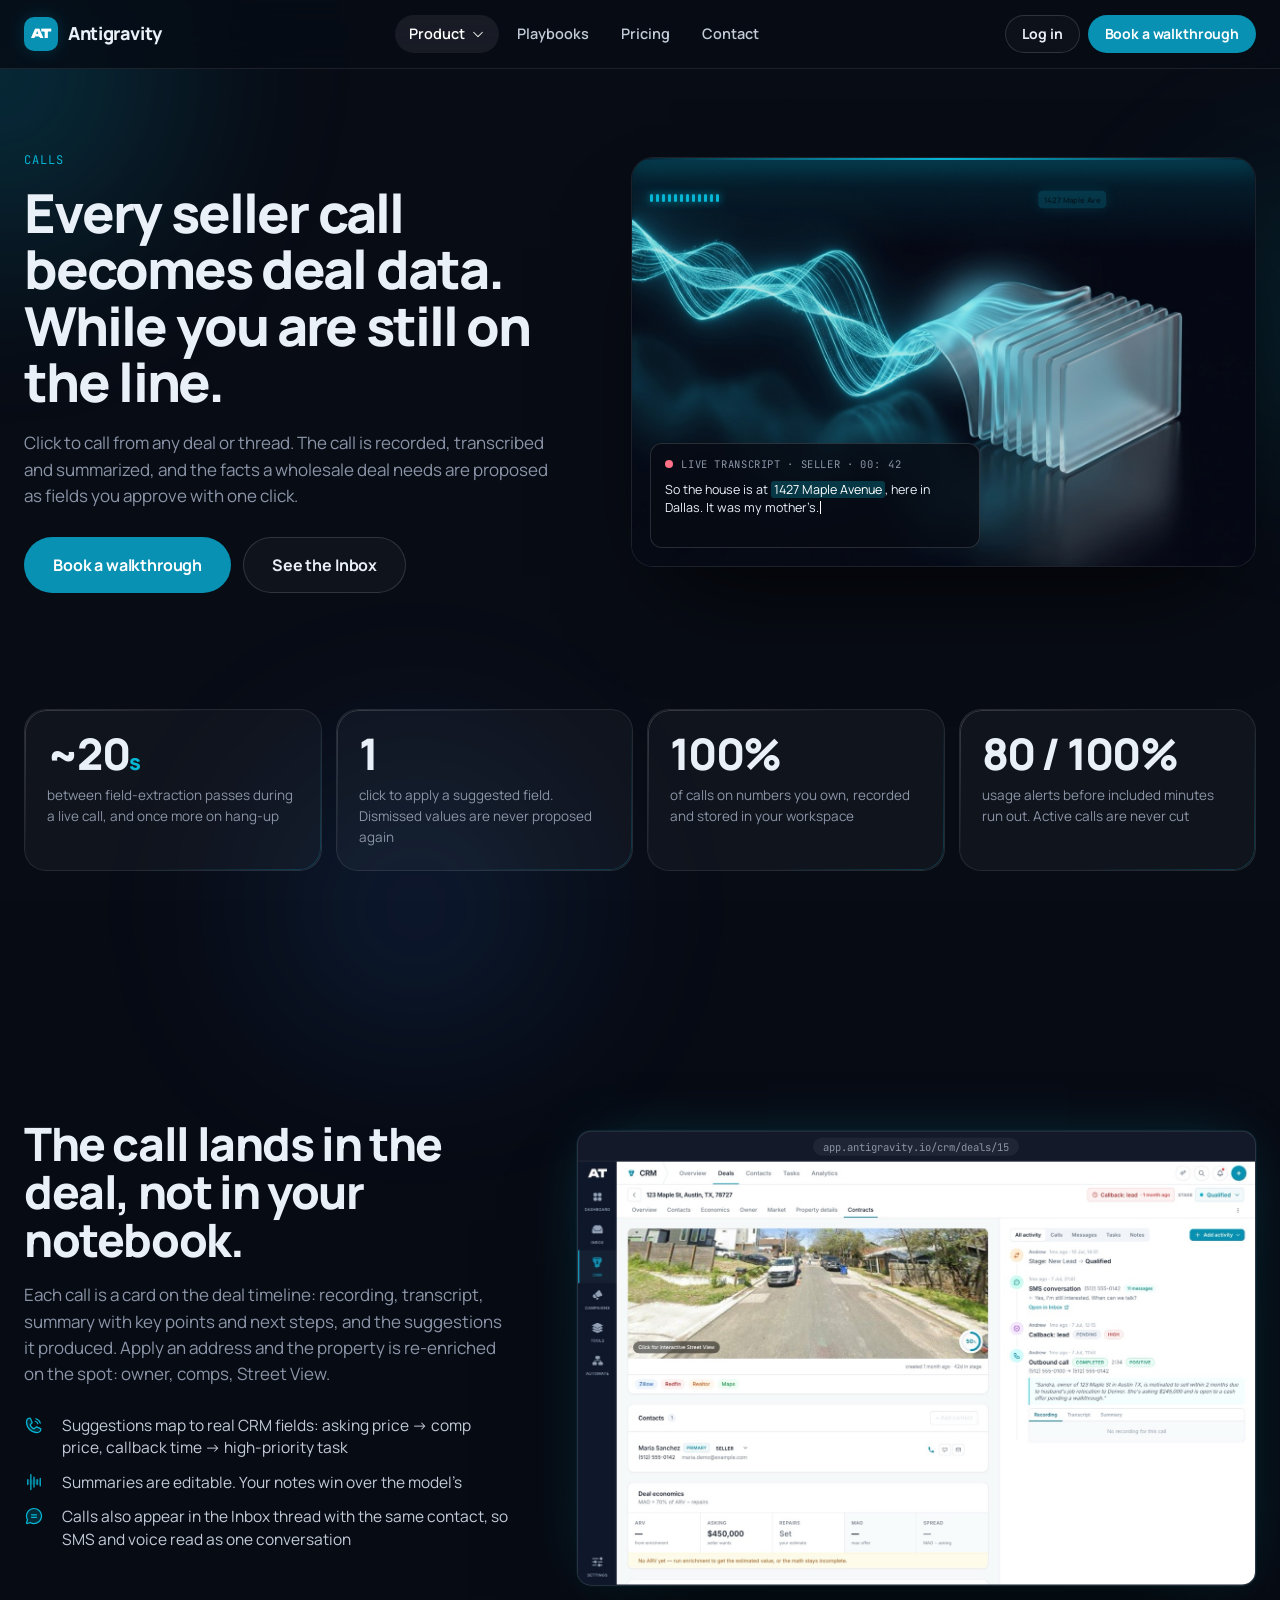
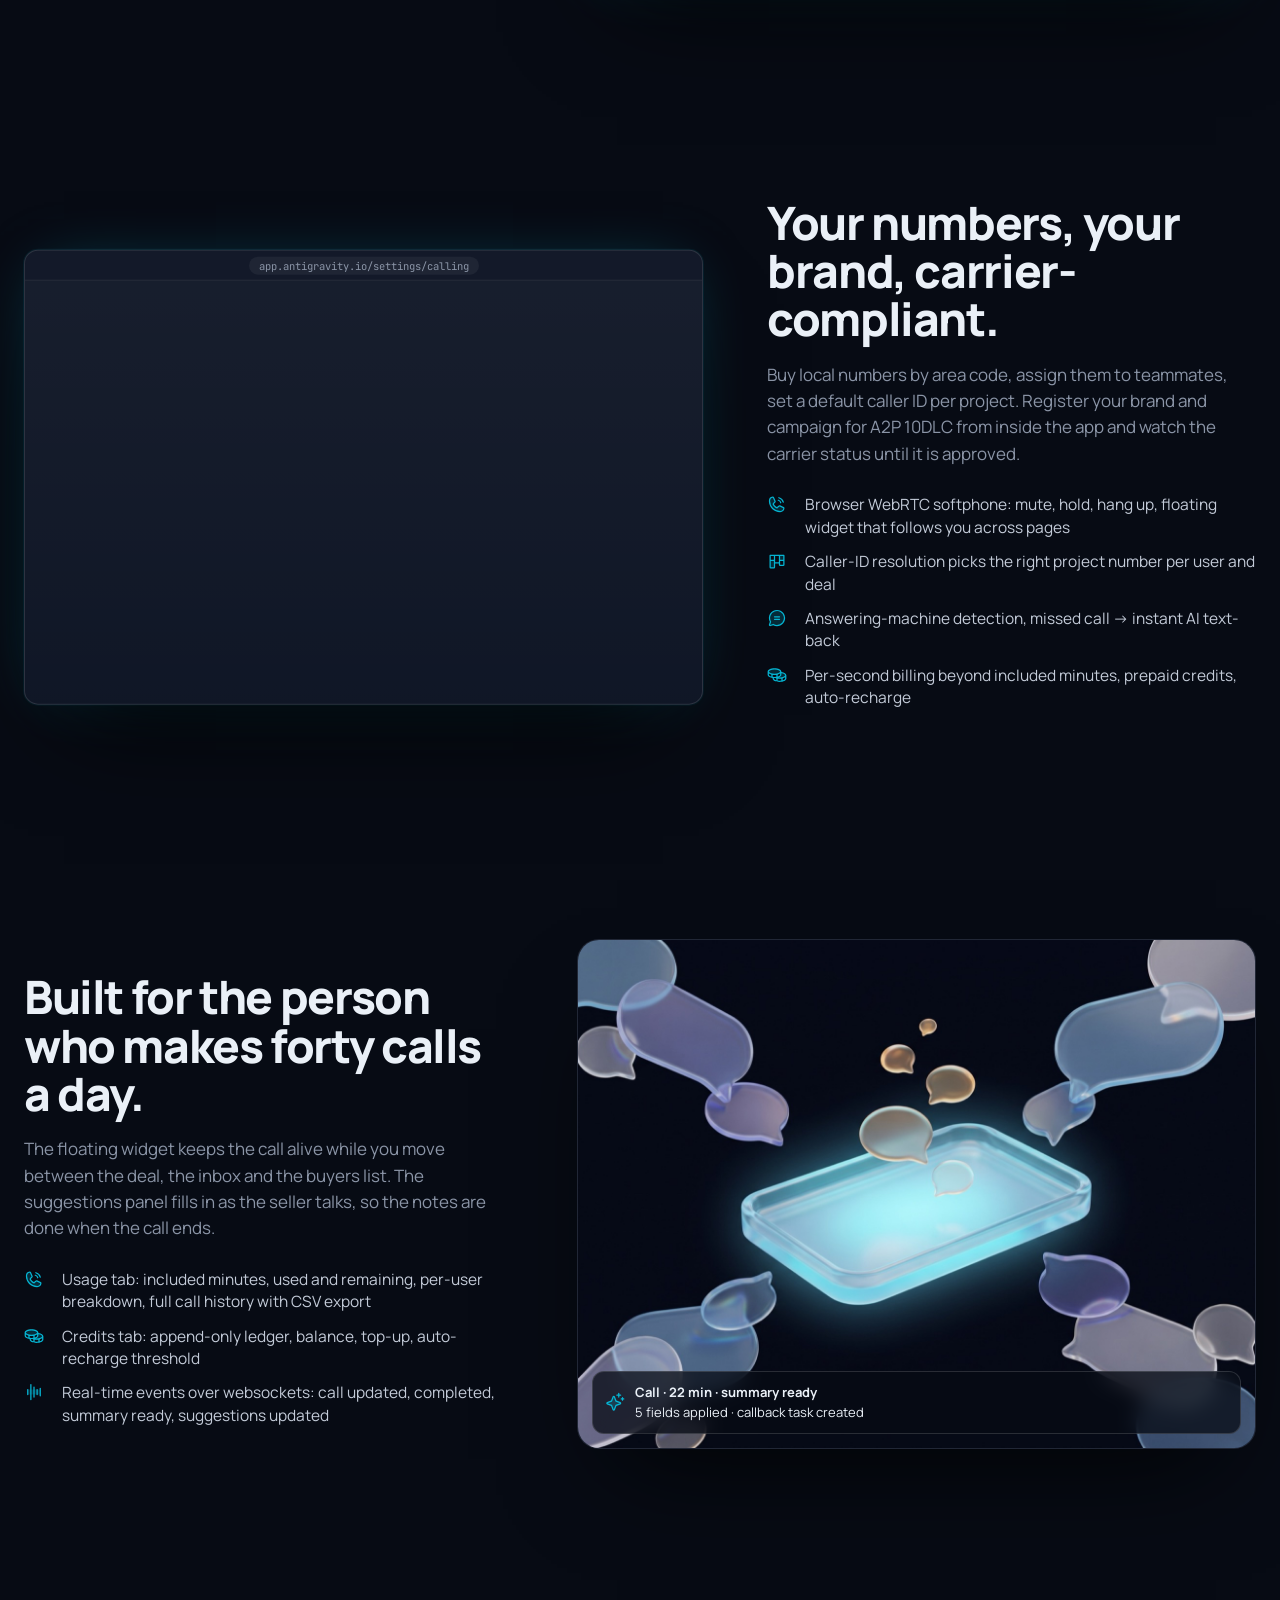
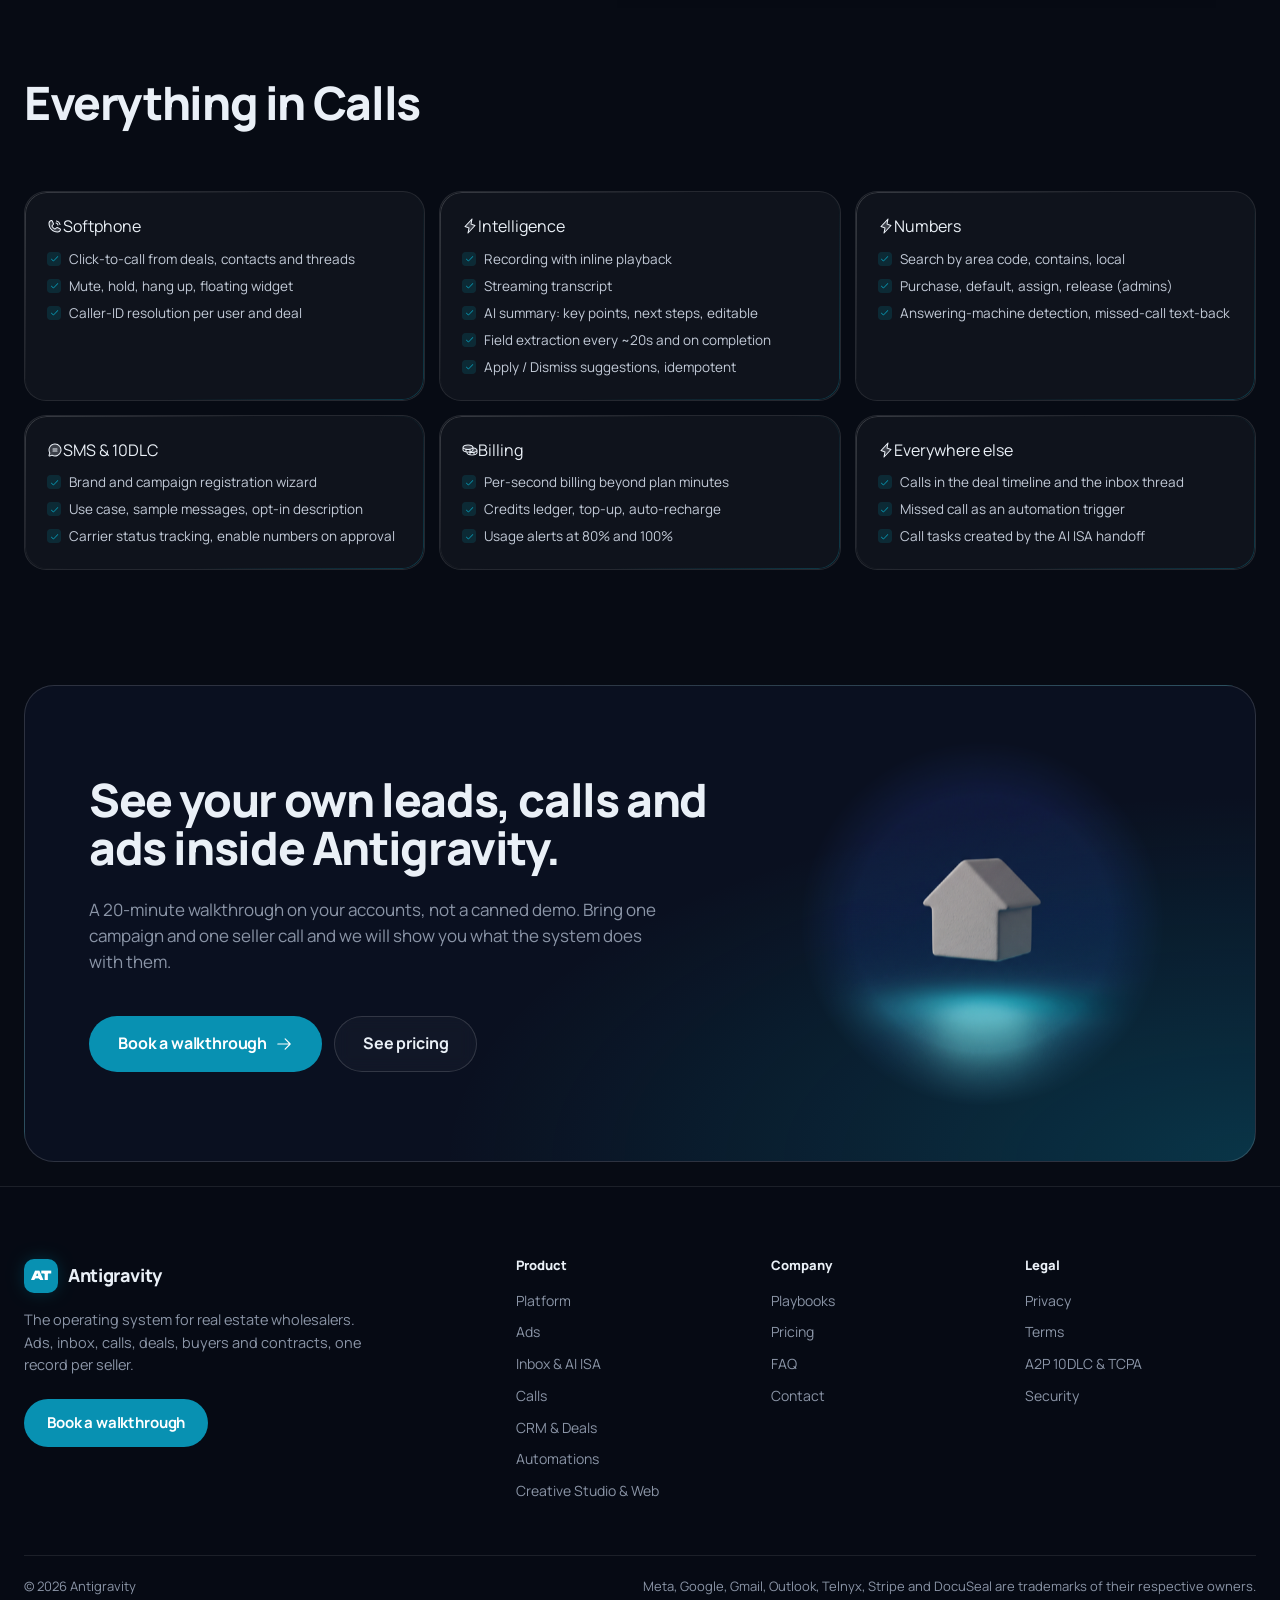
<file: calls.html>
<!doctype html>
<html lang="en" class="dark">
<head>
<meta charset="utf-8">
<meta name="viewport" content="width=device-width, initial-scale=1">
<title>Calls – browser softphone, recordings, transcripts and fields that fill themselves</title>
<meta name="description" content="Click-to-call on your own numbers, recording, live transcript, AI summary and deal fields extracted during the call. 10DLC registration, usage and credits included.">
<meta name="theme-color" content="#070b14">
<link rel="icon" href="assets/favicon.svg" type="image/svg+xml">
<link rel="preconnect" href="https://fonts.googleapis.com">
<link rel="preconnect" href="https://fonts.gstatic.com" crossorigin>
<link href="https://fonts.googleapis.com/css2?family=Manrope:wght@400;500;600;700;800&family=JetBrains+Mono:wght@400;500&family=Unbounded:wght@900&display=swap" rel="stylesheet">
<link rel="stylesheet" href="css/site.css">
</head>
<body>
<svg class="ph-sprite" aria-hidden="true" focusable="false"><symbol id="i-duotone-chat-circle-text" viewBox="0 0 256 256"><path d="M224,128A96,96,0,0,1,79.93,211.11h0L42.54,223.58a8,8,0,0,1-10.12-10.12l12.47-37.39h0A96,96,0,1,1,224,128Z" opacity="0.2"/><path d="M128,24A104,104,0,0,0,36.18,176.88L24.83,210.93a16,16,0,0,0,20.24,20.24l34.05-11.35A104,104,0,1,0,128,24Zm0,192a87.87,87.87,0,0,1-44.06-11.81,8,8,0,0,0-4-1.08,7.85,7.85,0,0,0-2.53.42L40,216,52.47,178.6a8,8,0,0,0-.66-6.54A88,88,0,1,1,128,216Zm40-104a8,8,0,0,1-8,8H96a8,8,0,0,1,0-16h64A8,8,0,0,1,168,112Zm0,32a8,8,0,0,1-8,8H96a8,8,0,0,1,0-16h64A8,8,0,0,1,168,144Z"/></symbol><symbol id="i-duotone-coins" viewBox="0 0 256 256"><path d="M240,132c0,19.88-35.82,36-80,36-19.6,0-37.56-3.17-51.47-8.44h0C146.76,156.85,176,142,176,124V96.72h0C212.52,100.06,240,114.58,240,132ZM176,84c0-19.88-35.82-36-80-36S16,64.12,16,84s35.82,36,80,36S176,103.88,176,84Z" opacity="0.2"/><path d="M184,89.57V84c0-25.08-37.83-44-88-44S8,58.92,8,84v40c0,20.89,26.25,37.49,64,42.46V172c0,25.08,37.83,44,88,44s88-18.92,88-44V132C248,111.3,222.58,94.68,184,89.57ZM232,132c0,13.22-30.79,28-72,28-3.73,0-7.43-.13-11.08-.37C170.49,151.77,184,139,184,124V105.74C213.87,110.19,232,122.27,232,132ZM72,150.25V126.46A183.74,183.74,0,0,0,96,128a183.74,183.74,0,0,0,24-1.54v23.79A163,163,0,0,1,96,152,163,163,0,0,1,72,150.25Zm96-40.32V124c0,8.39-12.41,17.4-32,22.87V123.5C148.91,120.37,159.84,115.71,168,109.93ZM96,56c41.21,0,72,14.78,72,28s-30.79,28-72,28S24,97.22,24,84,54.79,56,96,56ZM24,124V109.93c8.16,5.78,19.09,10.44,32,13.57v23.37C36.41,141.4,24,132.39,24,124Zm64,48v-4.17c2.63.1,5.29.17,8,.17,3.88,0,7.67-.13,11.39-.35A121.92,121.92,0,0,0,120,171.41v23.46C100.41,189.4,88,180.39,88,172Zm48,26.25V174.4a179.48,179.48,0,0,0,24,1.6,183.74,183.74,0,0,0,24-1.54v23.79a165.45,165.45,0,0,1-48,0Zm64-3.38V171.5c12.91-3.13,23.84-7.79,32-13.57V172C232,180.39,219.59,189.4,200,194.87Z"/></symbol><symbol id="i-duotone-kanban" viewBox="0 0 256 256"><path d="M216,56v64H160V56ZM40,208a8,8,0,0,0,8,8H88a8,8,0,0,0,8-8V120H40Z" opacity="0.2"/><path d="M216,48H40a8,8,0,0,0-8,8V208a16,16,0,0,0,16,16H88a16,16,0,0,0,16-16V160h48v16a16,16,0,0,0,16,16h40a16,16,0,0,0,16-16V56A8,8,0,0,0,216,48Zm-8,64H168V64h40ZM88,64v48H48V64Zm0,144H48V128H88Zm16-64V64h48v80Zm64,32V128h40v48Z"/></symbol><symbol id="i-duotone-lightning" viewBox="0 0 256 256"><path d="M96,240l16-80L48,136,160,16,144,96l64,24Z" opacity="0.2"/><path d="M215.79,118.17a8,8,0,0,0-5-5.66L153.18,90.9l14.66-73.33a8,8,0,0,0-13.69-7l-112,120a8,8,0,0,0,3,13l57.63,21.61L88.16,238.43a8,8,0,0,0,13.69,7l112-120A8,8,0,0,0,215.79,118.17ZM109.37,214l10.47-52.38a8,8,0,0,0-5-9.06L62,132.71l84.62-90.66L136.16,94.43a8,8,0,0,0,5,9.06l52.8,19.8Z"/></symbol><symbol id="i-duotone-phone-call" viewBox="0 0 256 256"><path d="M215.94,182.08A48.33,48.33,0,0,1,168,224,136,136,0,0,1,32,88,48.33,48.33,0,0,1,73.92,40.06a8,8,0,0,1,8.3,4.8l21.13,47.2a8,8,0,0,1-.66,7.53L81.32,125a7.93,7.93,0,0,0-.54,7.81c8.27,16.93,25.77,34.22,42.75,42.41a7.92,7.92,0,0,0,7.83-.59l25-21.3a8,8,0,0,1,7.59-.69l47.16,21.13A8,8,0,0,1,215.94,182.08Z" opacity="0.2"/><path d="M144.27,45.93a8,8,0,0,1,9.8-5.66,86.22,86.22,0,0,1,61.66,61.66,8,8,0,0,1-5.66,9.8A8.23,8.23,0,0,1,208,112a8,8,0,0,1-7.73-5.94,70.35,70.35,0,0,0-50.33-50.33A8,8,0,0,1,144.27,45.93Zm-2.33,41.8c13.79,3.68,22.65,12.54,26.33,26.33A8,8,0,0,0,176,120a8.23,8.23,0,0,0,2.07-.27,8,8,0,0,0,5.66-9.8c-5.12-19.16-18.5-32.54-37.66-37.66a8,8,0,1,0-4.13,15.46Zm81.94,95.35A56.26,56.26,0,0,1,168,232C88.6,232,24,167.4,24,88A56.26,56.26,0,0,1,72.92,32.12a16,16,0,0,1,16.62,9.52l21.12,47.15,0,.12A16,16,0,0,1,109.39,104c-.18.27-.37.52-.57.77L88,129.45c7.49,15.22,23.41,31,38.83,38.51l24.34-20.71a8.12,8.12,0,0,1,.75-.56,16,16,0,0,1,15.17-1.4l.13.06,47.11,21.11A16,16,0,0,1,223.88,183.08Zm-15.88-2s-.07,0-.11,0h0l-47-21.05-24.35,20.71a8.44,8.44,0,0,1-.74.56,16,16,0,0,1-15.75,1.14c-18.73-9.05-37.4-27.58-46.46-46.11a16,16,0,0,1,1-15.7,6.13,6.13,0,0,1,.57-.77L96,95.15l-21-47a.61.61,0,0,1,0-.12A40.2,40.2,0,0,0,40,88,128.14,128.14,0,0,0,168,216,40.21,40.21,0,0,0,208,181.07Z"/></symbol><symbol id="i-duotone-sparkle" viewBox="0 0 256 256"><path d="M194.82,151.43l-55.09,20.3-20.3,55.09a7.92,7.92,0,0,1-14.86,0l-20.3-55.09-55.09-20.3a7.92,7.92,0,0,1,0-14.86l55.09-20.3,20.3-55.09a7.92,7.92,0,0,1,14.86,0l20.3,55.09,55.09,20.3A7.92,7.92,0,0,1,194.82,151.43Z" opacity="0.2"/><path d="M197.58,129.06,146,110l-19-51.62a15.92,15.92,0,0,0-29.88,0L78,110l-51.62,19a15.92,15.92,0,0,0,0,29.88L78,178l19,51.62a15.92,15.92,0,0,0,29.88,0L146,178l51.62-19a15.92,15.92,0,0,0,0-29.88ZM137,164.22a8,8,0,0,0-4.74,4.74L112,223.85,91.78,169A8,8,0,0,0,87,164.22L32.15,144,87,123.78A8,8,0,0,0,91.78,119L112,64.15,132.22,119a8,8,0,0,0,4.74,4.74L191.85,144ZM144,40a8,8,0,0,1,8-8h16V16a8,8,0,0,1,16,0V32h16a8,8,0,0,1,0,16H184V64a8,8,0,0,1-16,0V48H152A8,8,0,0,1,144,40ZM248,88a8,8,0,0,1-8,8h-8v8a8,8,0,0,1-16,0V96h-8a8,8,0,0,1,0-16h8V72a8,8,0,0,1,16,0v8h8A8,8,0,0,1,248,88Z"/></symbol><symbol id="i-duotone-waveform" viewBox="0 0 256 256"><path d="M208,96v64H48V96Z" opacity="0.2"/><path d="M56,96v64a8,8,0,0,1-16,0V96a8,8,0,0,1,16,0ZM88,24a8,8,0,0,0-8,8V224a8,8,0,0,0,16,0V32A8,8,0,0,0,88,24Zm40,32a8,8,0,0,0-8,8V192a8,8,0,0,0,16,0V64A8,8,0,0,0,128,56Zm40,32a8,8,0,0,0-8,8v64a8,8,0,0,0,16,0V96A8,8,0,0,0,168,88Zm40-16a8,8,0,0,0-8,8v96a8,8,0,0,0,16,0V80A8,8,0,0,0,208,72Z"/></symbol><symbol id="i-regular-arrow-right" viewBox="0 0 256 256"><path d="M221.66,133.66l-72,72a8,8,0,0,1-11.32-11.32L196.69,136H40a8,8,0,0,1,0-16H196.69L138.34,61.66a8,8,0,0,1,11.32-11.32l72,72A8,8,0,0,1,221.66,133.66Z"/></symbol><symbol id="i-regular-caret-down" viewBox="0 0 256 256"><path d="M213.66,101.66l-80,80a8,8,0,0,1-11.32,0l-80-80A8,8,0,0,1,53.66,90.34L128,164.69l74.34-74.35a8,8,0,0,1,11.32,11.32Z"/></symbol><symbol id="i-regular-check" viewBox="0 0 256 256"><path d="M229.66,77.66l-128,128a8,8,0,0,1-11.32,0l-56-56a8,8,0,0,1,11.32-11.32L96,188.69,218.34,66.34a8,8,0,0,1,11.32,11.32Z"/></symbol></svg>
<a class="skip" href="#main">Skip to content</a>
<div class="aurora" aria-hidden="true"><i></i><i></i><i></i></div>
<div class="grain" aria-hidden="true"></div>

<header class="nav" id="nav">
  <div class="wrap nav__bar">
    <a href="index.html" class="brand" aria-label="Antigravity home"><span class="brand__mark">AT</span><span>Antigravity</span></a>

    <nav class="nav__menu" aria-label="Primary">
      <div class="nav__item nav__item--mega">
        <button class="nav__link" data-nav="product" aria-current="page" aria-expanded="false" aria-controls="mega">Product <svg class="ic" aria-hidden="true"><use href="#i-regular-caret-down"></use></svg></button>
        <div class="mega" id="mega">
          <div class="mega__grid">
            <a class="mega__card" href="ads.html"><img class="ico3d" src="assets/icons/ads.png" alt=""><div><b>Ads</b><span>Meta + Google in one manager, playbooks, plain-English insights, budget guards, audit.</span></div></a>
            <a class="mega__card" href="inbox.html"><img class="ico3d" src="assets/icons/inbox.png" alt=""><div><b>Inbox &amp; AI ISA</b><span>Email, SMS, Messenger, Instagram and calls in one list. A qualifier that texts back in seconds.</span></div></a>
            <a class="mega__card" href="calls.html"><img class="ico3d" src="assets/icons/calls.png" alt=""><div><b>Calls</b><span>Browser softphone on your numbers, transcripts, summaries and fields that fill themselves.</span></div></a>
            <a class="mega__card" href="crm.html"><img class="ico3d" src="assets/icons/crm.png" alt=""><div><b>CRM &amp; Deals</b><span>Pipeline, property intel, skip trace, cash buyers, dispo blast, offers, e-sign contracts.</span></div></a>
            <a class="mega__card" href="automations.html"><img class="ico3d" src="assets/icons/auto.png" alt=""><div><b>Automations</b><span>Visual workflows on triggers, timing windows, yes/no branches, guardrails in the engine.</span></div></a>
            <a class="mega__card" href="studio.html"><img class="ico3d" src="assets/icons/studio.png" alt=""><div><b>Creative Studio &amp; Web</b><span>AI ad creatives in every size, landing page builder, domains, brand analyzer.</span></div></a>
          </div>
          <div class="mega__foot"><a href="platform.html">See the whole platform <svg class="ic" aria-hidden="true"><use href="#i-regular-arrow-right"></use></svg></a></div>
        </div>
      </div>
      <a class="nav__link" data-nav="playbooks" href="playbooks.html">Playbooks</a>
      <a class="nav__link" data-nav="pricing" href="pricing.html">Pricing</a>
      <a class="nav__link" data-nav="contact" href="contact.html">Contact</a>
    </nav>

    <div class="nav__actions">
      <a class="btn btn--ghost btn--sm" href="#">Log in</a>
      <a class="btn btn--primary btn--sm magnetic" href="contact.html">Book a walkthrough</a>
      <button class="nav__burger" id="burger" aria-label="Open menu" aria-expanded="false"><span></span><span></span></button>
    </div>
  </div>
  <div class="nav__mobile" id="mobileMenu">
    <a href="platform.html">Platform</a><a href="ads.html">Ads</a><a href="inbox.html">Inbox &amp; AI ISA</a><a href="calls.html">Calls</a><a href="crm.html">CRM &amp; Deals</a><a href="automations.html">Automations</a><a href="studio.html">Creative Studio &amp; Web</a><a href="playbooks.html">Playbooks</a><a href="pricing.html">Pricing</a><a href="contact.html">Contact</a>
    <a class="btn btn--primary" href="contact.html">Book a walkthrough</a>
  </div>
</header>

<main id="main">


<section class="phero">
  <div class="wrap phero__grid">
    <div>
      <span class="kicker">Calls</span>
      <h1 class="h1">Every seller call becomes deal data. While you are still on the line.</h1>
      <p class="lead">Click to call from any deal or thread. The call is recorded, transcribed and summarized, and the facts a wholesale deal needs are proposed as fields you approve with one click.</p>
      <div class="phero__cta"><a class="btn btn--primary btn--lg" href="contact.html">Book a walkthrough</a><a class="btn btn--ghost btn--lg" href="inbox.html">See the Inbox</a></div>
    </div>
    <div class="phero__visual">
      <div class="scene">
        <img loading="lazy" decoding="async" src="assets/ill-calls.jpg" alt="" srcset="assets/ill-calls-sm.jpg 700w, assets/ill-calls.jpg 1400w" sizes="(max-width: 760px) 94vw, 720px">
        
        <div class="scene__scan"></div>
        <div class="wave"><i></i><i></i><i></i><i></i><i></i><i></i><i></i><i></i><i></i><i></i><i></i><i></i></div>
        <div class="extract">
          <div class="fact"><small>Property address</small><b>1427 Maple Ave, Dallas</b><span class="ok"><svg class="ic" aria-hidden="true"><use href="#i-regular-check"></use></svg></span></div>
          <div class="fact"><small>Asking price</small><b>$185,000</b><span class="ok"><svg class="ic" aria-hidden="true"><use href="#i-regular-check"></use></svg></span></div>
          <div class="fact"><small>Motivation</small><b>Inherited · lives out of state</b><span class="ok"><svg class="ic" aria-hidden="true"><use href="#i-regular-check"></use></svg></span></div>
          <div class="fact"><small>Condition</small><b>Roof + kitchen, vacant</b><span class="ok"><svg class="ic" aria-hidden="true"><use href="#i-regular-check"></use></svg></span></div>
          <div class="fact"><small>Callback</small><b>Tomorrow 10:00 → task</b><span class="ok"><svg class="ic" aria-hidden="true"><use href="#i-regular-check"></use></svg></span></div>
        </div>
        <div class="transcript"><div class="transcript__h"><span class="rec"></span> Live transcript · seller · 00:<span class="tclock">41</span></div><div class="transcript__line"></div></div>
      </div>
    </div>
  </div>
</section>

<section class="section">
  <div class="wrap">
    <div class="stats reveal">
      <div class="stat glass spot"><div class="num">~20<small style="font-size:.5em">s</small></div><p>between field-extraction passes during a live call, and once more on hang-up</p></div>
      <div class="stat glass spot"><div class="num">1</div><p>click to apply a suggested field. Dismissed values are never proposed again</p></div>
      <div class="stat glass spot"><div class="num">100%</div><p>of calls on numbers you own, recorded and stored in your workspace</p></div>
      <div class="stat glass spot"><div class="num">80 / 100%</div><p>usage alerts before included minutes run out. Active calls are never cut</p></div>
    </div>
  </div>
</section>

<section class="section ">
  <div class="wrap chapter">
    <div class="chapter__copy">
      <h2 class="h2">The call lands in the deal, not in your notebook.</h2>
      <p class="lead mt-2">Each call is a card on the deal timeline: recording, transcript, summary with key points and next steps, and the suggestions it produced. Apply an address and the property is re-enriched on the spot: owner, comps, Street View.</p>
      <ul class="caps">
        <li><svg class="ic" aria-hidden="true"><use href="#i-duotone-phone-call"></use></svg><span>Suggestions map to real CRM fields: asking price → comp price, callback time → high-priority task</span></li>
        <li><svg class="ic" aria-hidden="true"><use href="#i-duotone-waveform"></use></svg><span>Summaries are editable. Your notes win over the model’s</span></li>
        <li><svg class="ic" aria-hidden="true"><use href="#i-duotone-chat-circle-text"></use></svg><span>Calls also appear in the Inbox thread with the same contact, so SMS and voice read as one conversation</span></li>
      </ul>
    </div>
    <div class="chapter__visual reveal">
      <div class="frame lift"><div class="frame__bar"><span class="frame__url">app.antigravity.io/crm/deals/15</span></div><img decoding="async" src="assets/shots/deal.jpg" alt="Deal timeline with an outbound call, summary, recording and transcript tabs" loading="lazy" srcset="assets/shots/deal-sm.jpg 700w, assets/shots/deal.jpg 1400w" sizes="(max-width: 760px) 94vw, 720px"></div>
    </div>
  </div>
</section>

<section class="section ">
  <div class="wrap chapter chapter--flip">
    <div class="chapter__copy">
      <h2 class="h2">Your numbers, your brand, carrier-compliant.</h2>
      <p class="lead mt-2">Buy local numbers by area code, assign them to teammates, set a default caller ID per project. Register your brand and campaign for A2P 10DLC from inside the app and watch the carrier status until it is approved.</p>
      <ul class="caps">
        <li><svg class="ic" aria-hidden="true"><use href="#i-duotone-phone-call"></use></svg><span>Browser WebRTC softphone: mute, hold, hang up, floating widget that follows you across pages</span></li>
        <li><svg class="ic" aria-hidden="true"><use href="#i-duotone-kanban"></use></svg><span>Caller-ID resolution picks the right project number per user and deal</span></li>
        <li><svg class="ic" aria-hidden="true"><use href="#i-duotone-chat-circle-text"></use></svg><span>Answering-machine detection, missed call → instant AI text-back</span></li>
        <li><svg class="ic" aria-hidden="true"><use href="#i-duotone-coins"></use></svg><span>Per-second billing beyond included minutes, prepaid credits, auto-recharge</span></li>
      </ul>
    </div>
    <div class="chapter__visual reveal">
      <div class="frame lift"><div class="frame__bar"><span class="frame__url">app.antigravity.io/settings/calling</span></div><img decoding="async" src="assets/shots/settings-calling.jpg" alt="Calling settings: numbers, SMS and 10DLC, usage and credits" loading="lazy" srcset="assets/shots/settings-calling-sm.jpg 700w, assets/shots/settings-calling.jpg 1400w" sizes="(max-width: 760px) 94vw, 720px"></div>
    </div>
  </div>
</section>

<section class="section">
  <div class="wrap chapter">
    <div class="chapter__copy">
      <h2 class="h2">Built for the person who makes forty calls a day.</h2>
      <p class="lead mt-2">The floating widget keeps the call alive while you move between the deal, the inbox and the buyers list. The suggestions panel fills in as the seller talks, so the notes are done when the call ends.</p>
      <ul class="caps">
        <li><svg class="ic" aria-hidden="true"><use href="#i-duotone-phone-call"></use></svg><span>Usage tab: included minutes, used and remaining, per-user breakdown, full call history with CSV export</span></li>
        <li><svg class="ic" aria-hidden="true"><use href="#i-duotone-coins"></use></svg><span>Credits tab: append-only ledger, balance, top-up, auto-recharge threshold</span></li>
        <li><svg class="ic" aria-hidden="true"><use href="#i-duotone-waveform"></use></svg><span>Real-time events over websockets: call updated, completed, summary ready, suggestions updated</span></li>
      </ul>
    </div>
    <div class="chapter__visual reveal">
      <div class="art art--tall"><img decoding="async" src="assets/ill-inbox.jpg" alt="" loading="lazy" srcset="assets/ill-inbox-sm.jpg 700w, assets/ill-inbox.jpg 1400w" sizes="(max-width: 760px) 94vw, 720px"><div class="art__cap"><svg class="ic" aria-hidden="true"><use href="#i-duotone-sparkle"></use></svg><div><b>Call · 22 min · summary ready</b>5 fields applied · callback task created</div></div></div>
    </div>
  </div>
</section>

<section class="section ">
  <div class="wrap">
    <div class="measure reveal"><h2 class="h2">Everything in Calls</h2></div>
    <div class="catalogue mt-4">
      <div class="cat glass spot reveal"><h3None><svg class="ic" aria-hidden="true"><use href="#i-duotone-phone-call"></use></svg>Softphone</h3><ul><li>Click-to-call from deals, contacts and threads</li><li>Mute, hold, hang up, floating widget</li><li>Caller-ID resolution per user and deal</li></ul></div>
      <div class="cat glass spot reveal"><h3None><svg class="ic" aria-hidden="true"><use href="#i-duotone-lightning"></use></svg>Intelligence</h3><ul><li>Recording with inline playback</li><li>Streaming transcript</li><li>AI summary: key points, next steps, editable</li><li>Field extraction every ~20s and on completion</li><li>Apply / Dismiss suggestions, idempotent</li></ul></div>
      <div class="cat glass spot reveal"><h3None><svg class="ic" aria-hidden="true"><use href="#i-duotone-lightning"></use></svg>Numbers</h3><ul><li>Search by area code, contains, local</li><li>Purchase, default, assign, release (admins)</li><li>Answering-machine detection, missed-call text-back</li></ul></div>
      <div class="cat glass spot reveal"><h3None><svg class="ic" aria-hidden="true"><use href="#i-duotone-chat-circle-text"></use></svg>SMS &amp; 10DLC</h3><ul><li>Brand and campaign registration wizard</li><li>Use case, sample messages, opt-in description</li><li>Carrier status tracking, enable numbers on approval</li></ul></div>
      <div class="cat glass spot reveal"><h3None><svg class="ic" aria-hidden="true"><use href="#i-duotone-coins"></use></svg>Billing</h3><ul><li>Per-second billing beyond plan minutes</li><li>Credits ledger, top-up, auto-recharge</li><li>Usage alerts at 80% and 100%</li></ul></div>
      <div class="cat glass spot reveal"><h3None><svg class="ic" aria-hidden="true"><use href="#i-duotone-lightning"></use></svg>Everywhere else</h3><ul><li>Calls in the deal timeline and the inbox thread</li><li>Missed call as an automation trigger</li><li>Call tasks created by the AI ISA handoff</li></ul></div>
    </div>
  </div>
</section>

<section class="section cta">
  <div class="wrap">
    <div class="cta__box reveal">
      <div>
        <h2 class="h2">See your own leads, calls and ads inside Antigravity.</h2>
        <p class="lead mt-2">A 20-minute walkthrough on your accounts, not a canned demo. Bring one campaign and one seller call and we will show you what the system does with them.</p>
        <div class="mt-3" style="display:flex;gap:12px;flex-wrap:wrap"><a class="btn btn--primary btn--lg magnetic" href="contact.html">Book a walkthrough <svg class="ic" aria-hidden="true"><use href="#i-regular-arrow-right"></use></svg></a><a class="btn btn--ghost btn--lg" href="pricing.html">See pricing</a></div>
      </div>
      <div class="cta__art"><img loading="lazy" decoding="async" src="assets/house-glow.png" alt=""></div>
    </div>
  </div>
</section>


</main>

<footer class="footer">
  <div class="wrap">
    <div class="footer__top">
      <div class="footer__brand">
        <a href="index.html" class="brand"><span class="brand__mark">AT</span><span>Antigravity</span></a>
        <p>The operating system for real estate wholesalers. Ads, inbox, calls, deals, buyers and contracts, one record per seller.</p>
        <a class="btn btn--primary" href="contact.html">Book a walkthrough</a>
      </div>
      <div class="footer__cols">
        <div><h4>Product</h4><a href="platform.html">Platform</a><a href="ads.html">Ads</a><a href="inbox.html">Inbox &amp; AI ISA</a><a href="calls.html">Calls</a><a href="crm.html">CRM &amp; Deals</a><a href="automations.html">Automations</a><a href="studio.html">Creative Studio &amp; Web</a></div>
        <div><h4>Company</h4><a href="playbooks.html">Playbooks</a><a href="pricing.html">Pricing</a><a href="pricing.html#faq">FAQ</a><a href="contact.html">Contact</a></div>
        <div><h4>Legal</h4><a href="#">Privacy</a><a href="#">Terms</a><a href="#">A2P 10DLC &amp; TCPA</a><a href="#">Security</a></div>
      </div>
    </div>
    <div class="footer__bottom">
      <span>© 2026 Antigravity</span>
      <span>Meta, Google, Gmail, Outlook, Telnyx, Stripe and DocuSeal are trademarks of their respective owners.</span>
    </div>
  </div>
</footer>

<!-- GSAP is self-hosted: the app serves these pages under a CSP whose script-src
     is 'self', so the cdnjs build was blocked and the whole motion layer was dead
     on the app's own domain. Same 3.12.5 files, no third-party origin. -->
<script src="js/vendor/gsap.min.js"></script>
<script src="js/vendor/ScrollTrigger.min.js"></script>
<script src="js/vendor/MotionPathPlugin.min.js"></script>
<script src="js/site.js" defer></script>
</body>
</html>
</file>
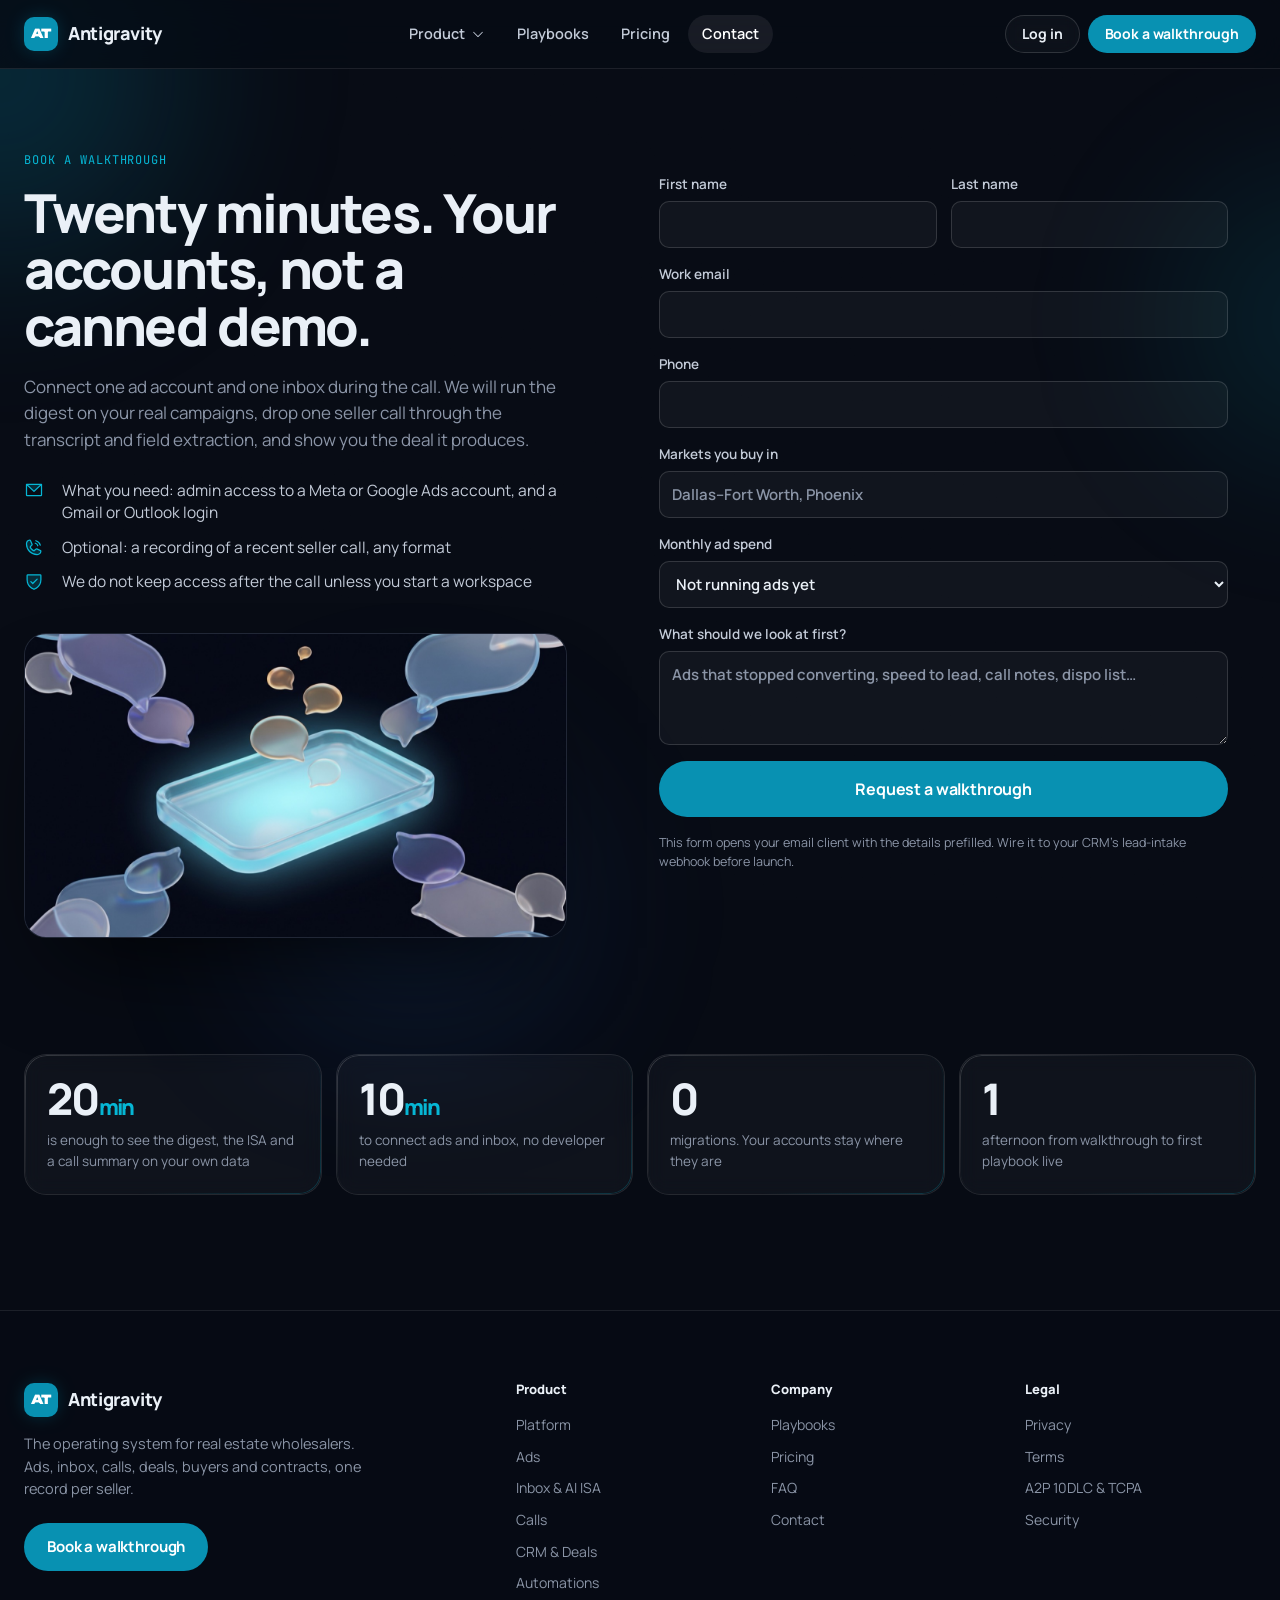
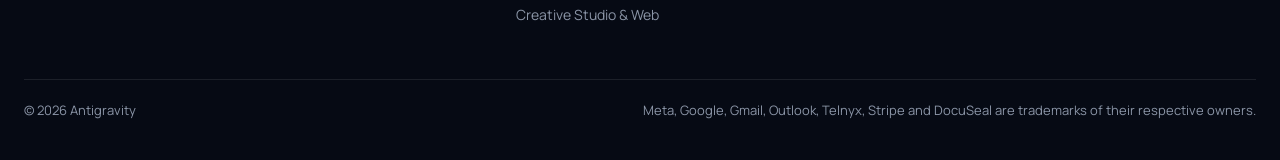
<file: contact.html>
<!doctype html>
<html lang="en" class="dark">
<head>
<meta charset="utf-8">
<meta name="viewport" content="width=device-width, initial-scale=1">
<title>Book a walkthrough</title>
<meta name="description" content="A 20-minute walkthrough on your own accounts. Bring one campaign and one seller call.">
<meta name="theme-color" content="#070b14">
<link rel="icon" href="assets/favicon.svg" type="image/svg+xml">
<link rel="preconnect" href="https://fonts.googleapis.com">
<link rel="preconnect" href="https://fonts.gstatic.com" crossorigin>
<link href="https://fonts.googleapis.com/css2?family=Manrope:wght@400;500;600;700;800&family=JetBrains+Mono:wght@400;500&family=Unbounded:wght@900&display=swap" rel="stylesheet">
<link rel="stylesheet" href="css/site.css">
</head>
<body>
<svg class="ph-sprite" aria-hidden="true" focusable="false"><symbol id="i-duotone-envelope-simple" viewBox="0 0 256 256"><path d="M224,56l-96,88L32,56Z" opacity="0.2"/><path d="M224,48H32a8,8,0,0,0-8,8V192a16,16,0,0,0,16,16H216a16,16,0,0,0,16-16V56A8,8,0,0,0,224,48ZM203.43,64,128,133.15,52.57,64ZM216,192H40V74.19l82.59,75.71a8,8,0,0,0,10.82,0L216,74.19V192Z"/></symbol><symbol id="i-duotone-phone-call" viewBox="0 0 256 256"><path d="M215.94,182.08A48.33,48.33,0,0,1,168,224,136,136,0,0,1,32,88,48.33,48.33,0,0,1,73.92,40.06a8,8,0,0,1,8.3,4.8l21.13,47.2a8,8,0,0,1-.66,7.53L81.32,125a7.93,7.93,0,0,0-.54,7.81c8.27,16.93,25.77,34.22,42.75,42.41a7.92,7.92,0,0,0,7.83-.59l25-21.3a8,8,0,0,1,7.59-.69l47.16,21.13A8,8,0,0,1,215.94,182.08Z" opacity="0.2"/><path d="M144.27,45.93a8,8,0,0,1,9.8-5.66,86.22,86.22,0,0,1,61.66,61.66,8,8,0,0,1-5.66,9.8A8.23,8.23,0,0,1,208,112a8,8,0,0,1-7.73-5.94,70.35,70.35,0,0,0-50.33-50.33A8,8,0,0,1,144.27,45.93Zm-2.33,41.8c13.79,3.68,22.65,12.54,26.33,26.33A8,8,0,0,0,176,120a8.23,8.23,0,0,0,2.07-.27,8,8,0,0,0,5.66-9.8c-5.12-19.16-18.5-32.54-37.66-37.66a8,8,0,1,0-4.13,15.46Zm81.94,95.35A56.26,56.26,0,0,1,168,232C88.6,232,24,167.4,24,88A56.26,56.26,0,0,1,72.92,32.12a16,16,0,0,1,16.62,9.52l21.12,47.15,0,.12A16,16,0,0,1,109.39,104c-.18.27-.37.52-.57.77L88,129.45c7.49,15.22,23.41,31,38.83,38.51l24.34-20.71a8.12,8.12,0,0,1,.75-.56,16,16,0,0,1,15.17-1.4l.13.06,47.11,21.11A16,16,0,0,1,223.88,183.08Zm-15.88-2s-.07,0-.11,0h0l-47-21.05-24.35,20.71a8.44,8.44,0,0,1-.74.56,16,16,0,0,1-15.75,1.14c-18.73-9.05-37.4-27.58-46.46-46.11a16,16,0,0,1,1-15.7,6.13,6.13,0,0,1,.57-.77L96,95.15l-21-47a.61.61,0,0,1,0-.12A40.2,40.2,0,0,0,40,88,128.14,128.14,0,0,0,168,216,40.21,40.21,0,0,0,208,181.07Z"/></symbol><symbol id="i-duotone-shield-check" viewBox="0 0 256 256"><path d="M216,56v56c0,96-88,120-88,120S40,208,40,112V56a8,8,0,0,1,8-8H208A8,8,0,0,1,216,56Z" opacity="0.2"/><path d="M208,40H48A16,16,0,0,0,32,56v56c0,52.72,25.52,84.67,46.93,102.19,23.06,18.86,46,25.26,47,25.53a8,8,0,0,0,4.2,0c1-.27,23.91-6.67,47-25.53C198.48,196.67,224,164.72,224,112V56A16,16,0,0,0,208,40Zm0,72c0,37.07-13.66,67.16-40.6,89.42A129.3,129.3,0,0,1,128,223.62a128.25,128.25,0,0,1-38.92-21.81C61.82,179.51,48,149.3,48,112l0-56,160,0ZM82.34,141.66a8,8,0,0,1,11.32-11.32L112,148.69l50.34-50.35a8,8,0,0,1,11.32,11.32l-56,56a8,8,0,0,1-11.32,0Z"/></symbol><symbol id="i-regular-arrow-right" viewBox="0 0 256 256"><path d="M221.66,133.66l-72,72a8,8,0,0,1-11.32-11.32L196.69,136H40a8,8,0,0,1,0-16H196.69L138.34,61.66a8,8,0,0,1,11.32-11.32l72,72A8,8,0,0,1,221.66,133.66Z"/></symbol><symbol id="i-regular-caret-down" viewBox="0 0 256 256"><path d="M213.66,101.66l-80,80a8,8,0,0,1-11.32,0l-80-80A8,8,0,0,1,53.66,90.34L128,164.69l74.34-74.35a8,8,0,0,1,11.32,11.32Z"/></symbol></svg>
<a class="skip" href="#main">Skip to content</a>
<div class="aurora" aria-hidden="true"><i></i><i></i><i></i></div>
<div class="grain" aria-hidden="true"></div>

<header class="nav" id="nav">
  <div class="wrap nav__bar">
    <a href="index.html" class="brand" aria-label="Antigravity home"><span class="brand__mark">AT</span><span>Antigravity</span></a>

    <nav class="nav__menu" aria-label="Primary">
      <div class="nav__item nav__item--mega">
        <button class="nav__link" data-nav="product" aria-expanded="false" aria-controls="mega">Product <svg class="ic" aria-hidden="true"><use href="#i-regular-caret-down"></use></svg></button>
        <div class="mega" id="mega">
          <div class="mega__grid">
            <a class="mega__card" href="ads.html"><img class="ico3d" src="assets/icons/ads.png" alt=""><div><b>Ads</b><span>Meta + Google in one manager, playbooks, plain-English insights, budget guards, audit.</span></div></a>
            <a class="mega__card" href="inbox.html"><img class="ico3d" src="assets/icons/inbox.png" alt=""><div><b>Inbox &amp; AI ISA</b><span>Email, SMS, Messenger, Instagram and calls in one list. A qualifier that texts back in seconds.</span></div></a>
            <a class="mega__card" href="calls.html"><img class="ico3d" src="assets/icons/calls.png" alt=""><div><b>Calls</b><span>Browser softphone on your numbers, transcripts, summaries and fields that fill themselves.</span></div></a>
            <a class="mega__card" href="crm.html"><img class="ico3d" src="assets/icons/crm.png" alt=""><div><b>CRM &amp; Deals</b><span>Pipeline, property intel, skip trace, cash buyers, dispo blast, offers, e-sign contracts.</span></div></a>
            <a class="mega__card" href="automations.html"><img class="ico3d" src="assets/icons/auto.png" alt=""><div><b>Automations</b><span>Visual workflows on triggers, timing windows, yes/no branches, guardrails in the engine.</span></div></a>
            <a class="mega__card" href="studio.html"><img class="ico3d" src="assets/icons/studio.png" alt=""><div><b>Creative Studio &amp; Web</b><span>AI ad creatives in every size, landing page builder, domains, brand analyzer.</span></div></a>
          </div>
          <div class="mega__foot"><a href="platform.html">See the whole platform <svg class="ic" aria-hidden="true"><use href="#i-regular-arrow-right"></use></svg></a></div>
        </div>
      </div>
      <a class="nav__link" data-nav="playbooks" href="playbooks.html">Playbooks</a>
      <a class="nav__link" data-nav="pricing" href="pricing.html">Pricing</a>
      <a class="nav__link" data-nav="contact" aria-current="page" href="contact.html">Contact</a>
    </nav>

    <div class="nav__actions">
      <a class="btn btn--ghost btn--sm" href="#">Log in</a>
      <a class="btn btn--primary btn--sm magnetic" href="contact.html">Book a walkthrough</a>
      <button class="nav__burger" id="burger" aria-label="Open menu" aria-expanded="false"><span></span><span></span></button>
    </div>
  </div>
  <div class="nav__mobile" id="mobileMenu">
    <a href="platform.html">Platform</a><a href="ads.html">Ads</a><a href="inbox.html">Inbox &amp; AI ISA</a><a href="calls.html">Calls</a><a href="crm.html">CRM &amp; Deals</a><a href="automations.html">Automations</a><a href="studio.html">Creative Studio &amp; Web</a><a href="playbooks.html">Playbooks</a><a href="pricing.html">Pricing</a><a href="contact.html">Contact</a>
    <a class="btn btn--primary" href="contact.html">Book a walkthrough</a>
  </div>
</header>

<main id="main">


<section class="phero">
  <div class="wrap phero__grid" style="align-items:start">
    <div>
      <span class="kicker">Book a walkthrough</span>
      <h1 class="h1">Twenty minutes. Your accounts, not a canned demo.</h1>
      <p class="lead">Connect one ad account and one inbox during the call. We will run the digest on your real campaigns, drop one seller call through the transcript and field extraction, and show you the deal it produces.</p>
      <ul class="caps">
        <li><svg class="ic" aria-hidden="true"><use href="#i-duotone-envelope-simple"></use></svg><span>What you need: admin access to a Meta or Google Ads account, and a Gmail or Outlook login</span></li>
        <li><svg class="ic" aria-hidden="true"><use href="#i-duotone-phone-call"></use></svg><span>Optional: a recording of a recent seller call, any format</span></li>
        <li><svg class="ic" aria-hidden="true"><use href="#i-duotone-shield-check"></use></svg><span>We do not keep access after the call unless you start a workspace</span></li>
      </ul>
      <div class="mt-3 art reveal" style="aspect-ratio:16/9"><img decoding="async" src="assets/ill-inbox.jpg" alt="" loading="lazy" srcset="assets/ill-inbox-sm.jpg 700w, assets/ill-inbox.jpg 1400w" sizes="(max-width: 760px) 94vw, 720px"></div>
    </div>
    <div class="phero__visual reveal">
      <form class="form" action="mailto:hello@antigravity.app" method="post" enctype="text/plain" class="form glass" style="padding:28px;display:grid;gap:16px">
        <div style="display:grid;grid-template-columns:1fr 1fr;gap:14px">
          <label class="field"><span>First name</span><input type="text" name="first_name" required autocomplete="given-name"></label>
          <label class="field"><span>Last name</span><input type="text" name="last_name" required autocomplete="family-name"></label>
        </div>
        <label class="field"><span>Work email</span><input type="email" name="email" required autocomplete="email"></label>
        <label class="field"><span>Phone</span><input type="tel" name="phone" autocomplete="tel"></label>
        <label class="field"><span>Markets you buy in</span><input type="text" name="markets" placeholder="Dallas–Fort Worth, Phoenix"></label>
        <label class="field"><span>Monthly ad spend</span>
          <select name="spend"><option>Not running ads yet</option><option>Under $2,000</option><option>$2,000 – $10,000</option><option>$10,000 – $50,000</option><option>Over $50,000</option></select></label>
        <label class="field"><span>What should we look at first?</span><textarea name="notes" rows="3" placeholder="Ads that stopped converting, speed to lead, call notes, dispo list…"></textarea></label>
        <button class="btn btn--primary btn--lg" type="submit">Request a walkthrough</button>
        <p style="font-size:12.5px;color:var(--ink-3)">This form opens your email client with the details prefilled. Wire it to your CRM’s lead-intake webhook before launch.</p>
      </form>
    </div>
  </div>
</section>



<section class="section">
  <div class="wrap">
    <div class="stats reveal">
      <div class="stat glass spot"><div class="num">20<small style="font-size:.5em">min</small></div><p>is enough to see the digest, the ISA and a call summary on your own data</p></div>
      <div class="stat glass spot"><div class="num">10<small style="font-size:.5em">min</small></div><p>to connect ads and inbox, no developer needed</p></div>
      <div class="stat glass spot"><div class="num">0</div><p>migrations. Your accounts stay where they are</p></div>
      <div class="stat glass spot"><div class="num">1</div><p>afternoon from walkthrough to first playbook live</p></div>
    </div>
  </div>
</section>

</main>

<footer class="footer">
  <div class="wrap">
    <div class="footer__top">
      <div class="footer__brand">
        <a href="index.html" class="brand"><span class="brand__mark">AT</span><span>Antigravity</span></a>
        <p>The operating system for real estate wholesalers. Ads, inbox, calls, deals, buyers and contracts, one record per seller.</p>
        <a class="btn btn--primary" href="contact.html">Book a walkthrough</a>
      </div>
      <div class="footer__cols">
        <div><h4>Product</h4><a href="platform.html">Platform</a><a href="ads.html">Ads</a><a href="inbox.html">Inbox &amp; AI ISA</a><a href="calls.html">Calls</a><a href="crm.html">CRM &amp; Deals</a><a href="automations.html">Automations</a><a href="studio.html">Creative Studio &amp; Web</a></div>
        <div><h4>Company</h4><a href="playbooks.html">Playbooks</a><a href="pricing.html">Pricing</a><a href="pricing.html#faq">FAQ</a><a href="contact.html">Contact</a></div>
        <div><h4>Legal</h4><a href="#">Privacy</a><a href="#">Terms</a><a href="#">A2P 10DLC &amp; TCPA</a><a href="#">Security</a></div>
      </div>
    </div>
    <div class="footer__bottom">
      <span>© 2026 Antigravity</span>
      <span>Meta, Google, Gmail, Outlook, Telnyx, Stripe and DocuSeal are trademarks of their respective owners.</span>
    </div>
  </div>
</footer>

<!-- GSAP is self-hosted: the app serves these pages under a CSP whose script-src
     is 'self', so the cdnjs build was blocked and the whole motion layer was dead
     on the app's own domain. Same 3.12.5 files, no third-party origin. -->
<script src="js/vendor/gsap.min.js"></script>
<script src="js/vendor/ScrollTrigger.min.js"></script>
<script src="js/vendor/MotionPathPlugin.min.js"></script>
<script src="js/site.js" defer></script>
</body>
</html>
</file>
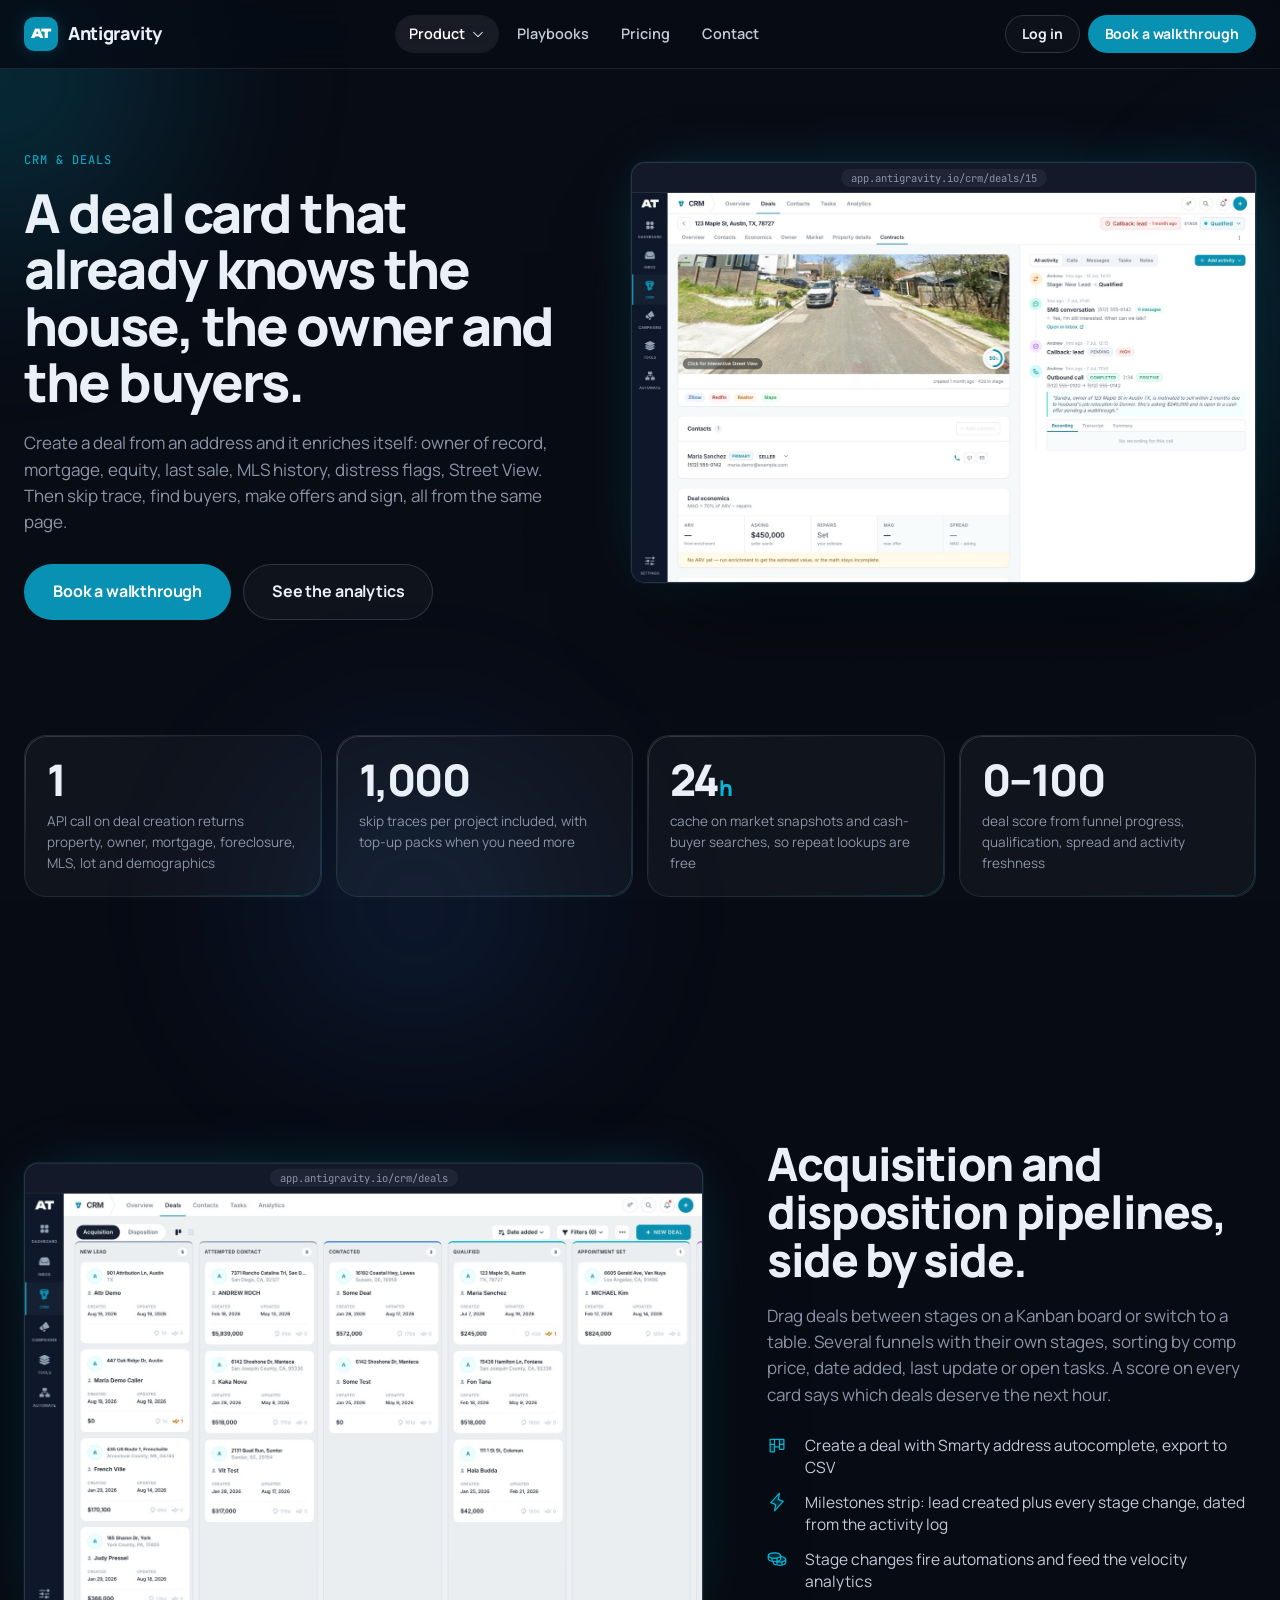
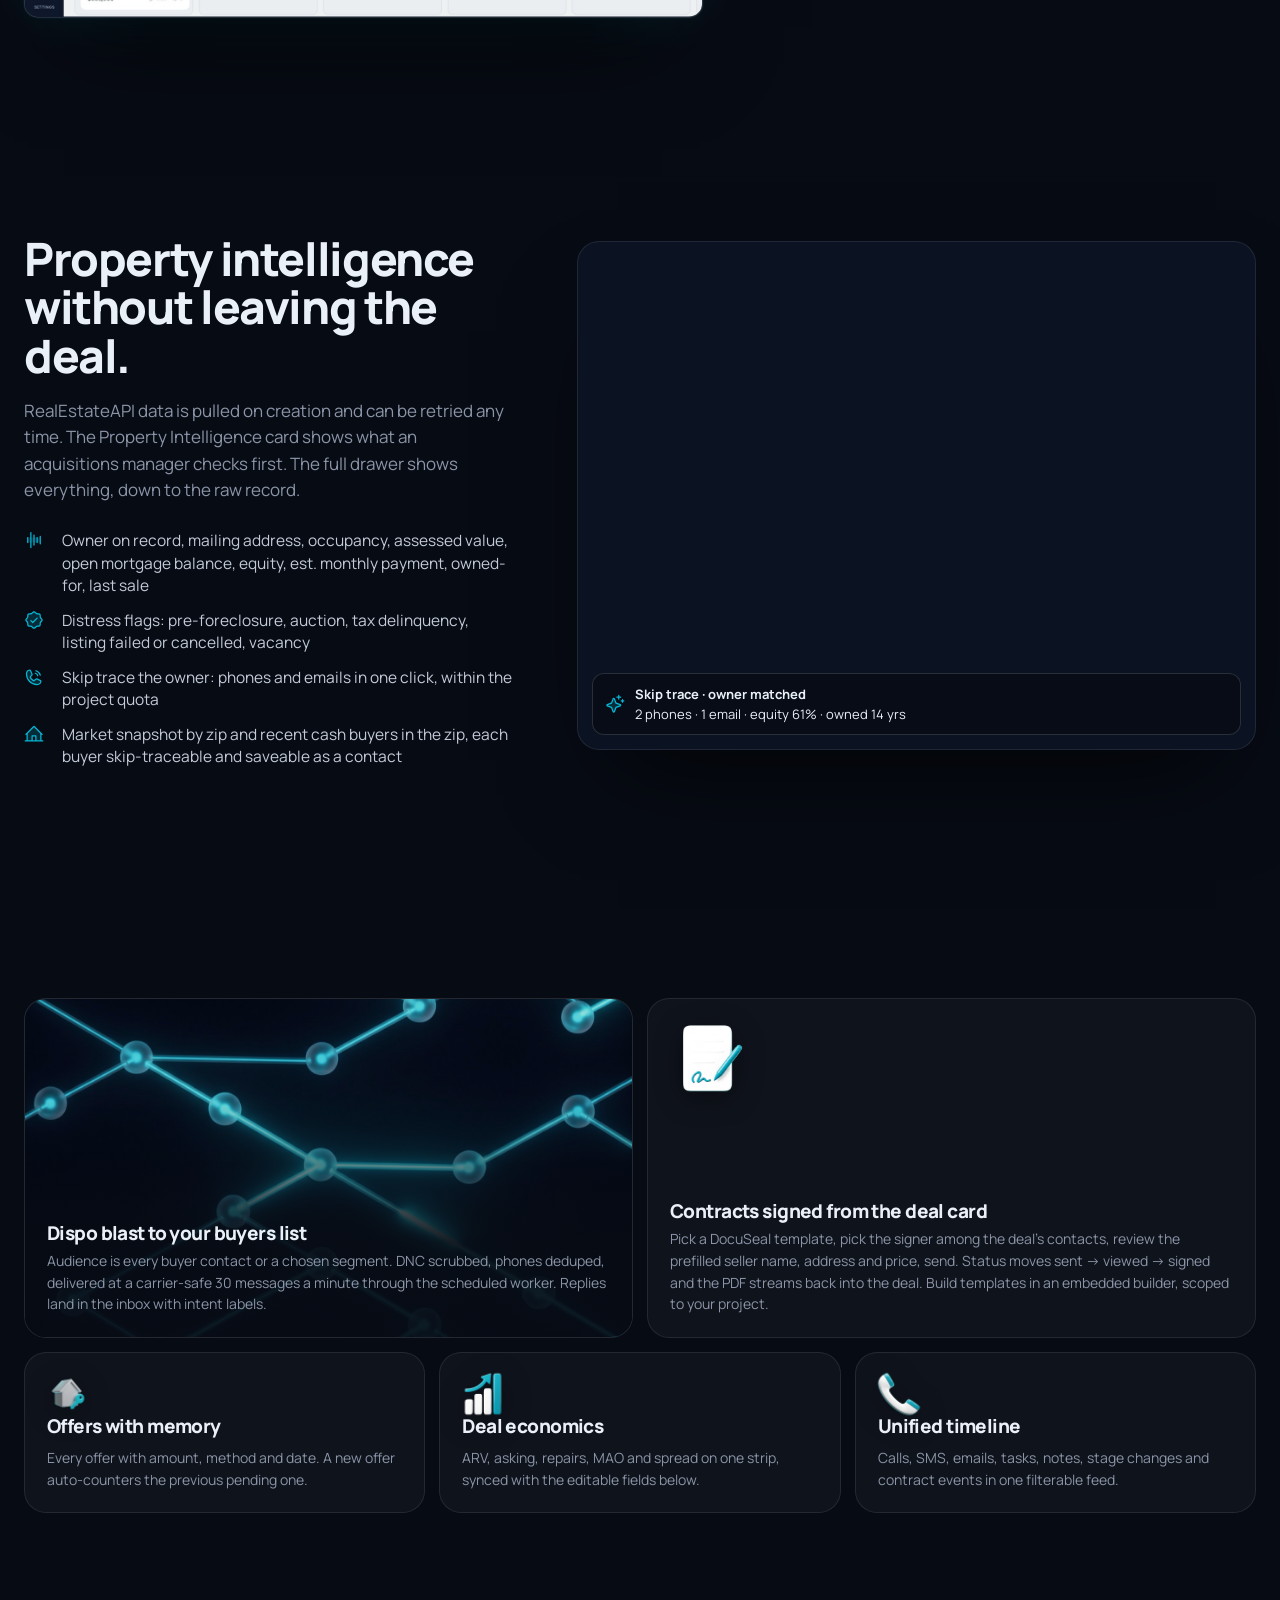
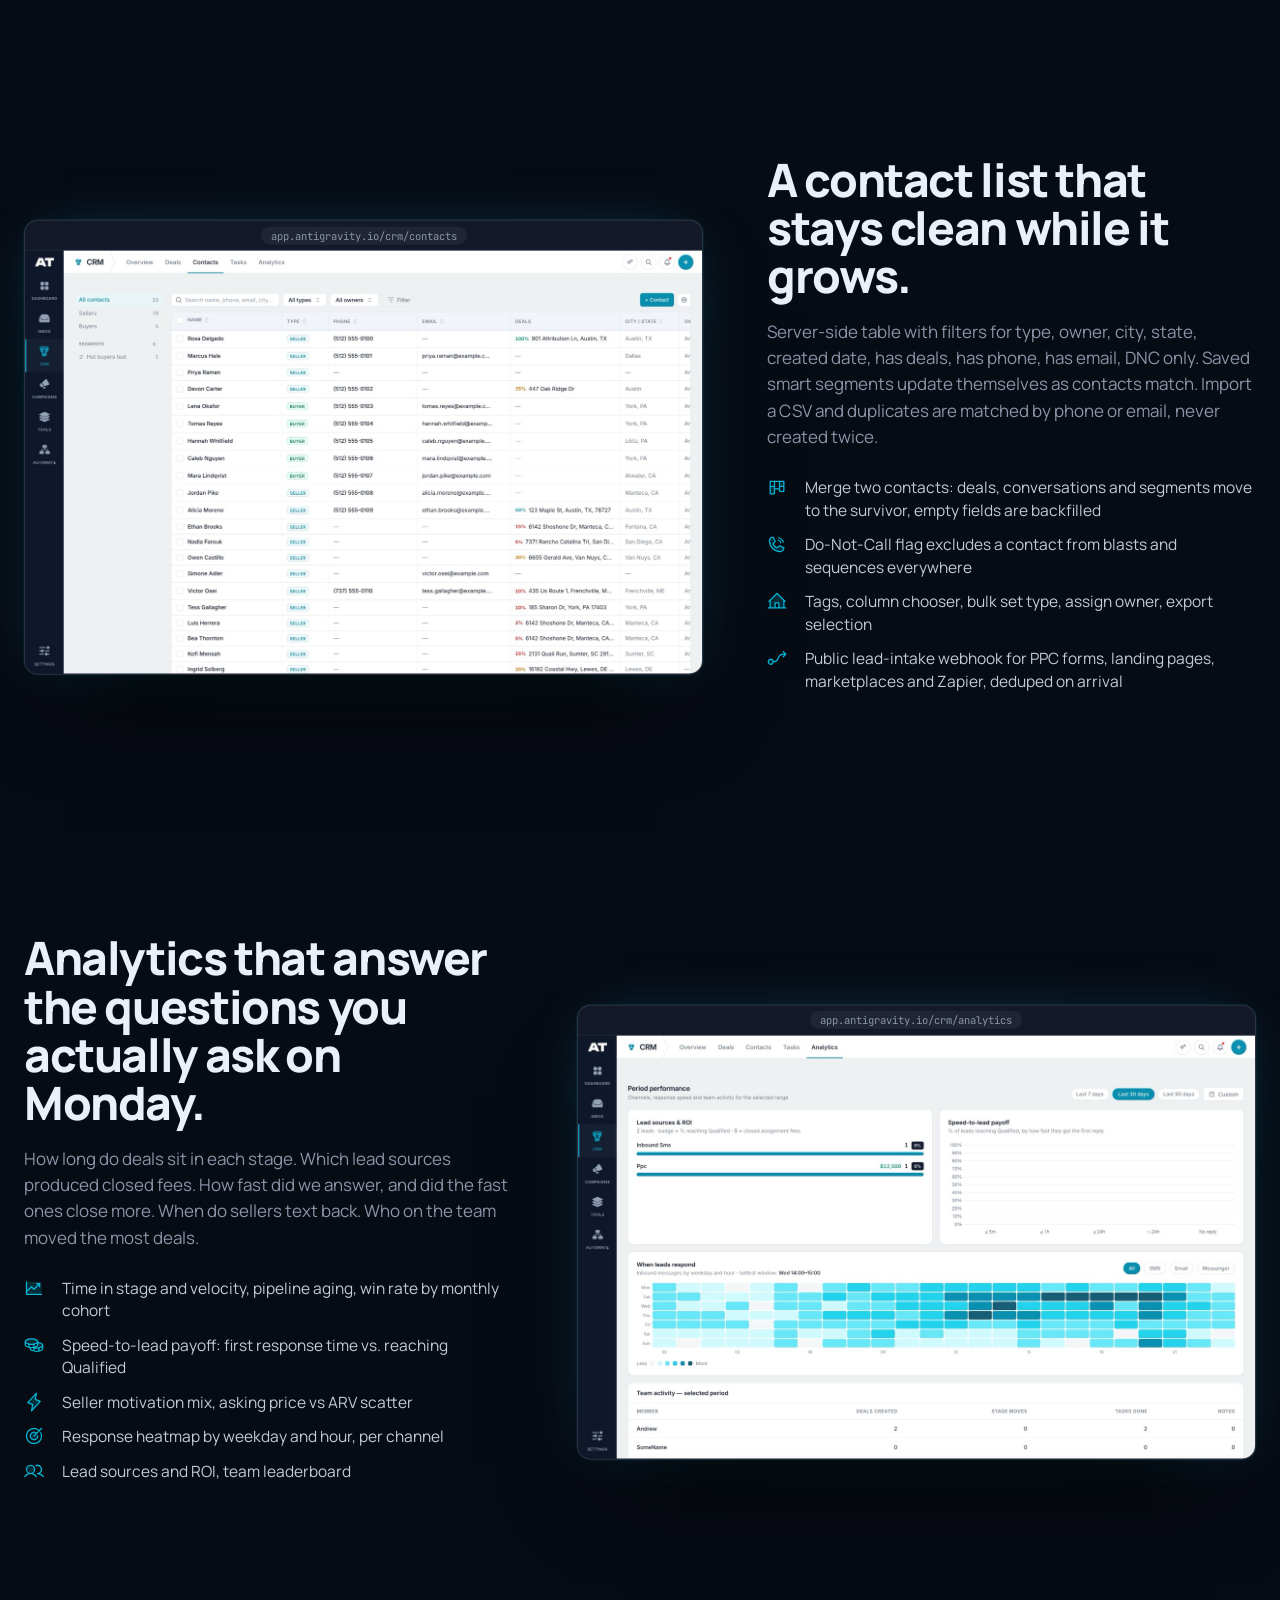
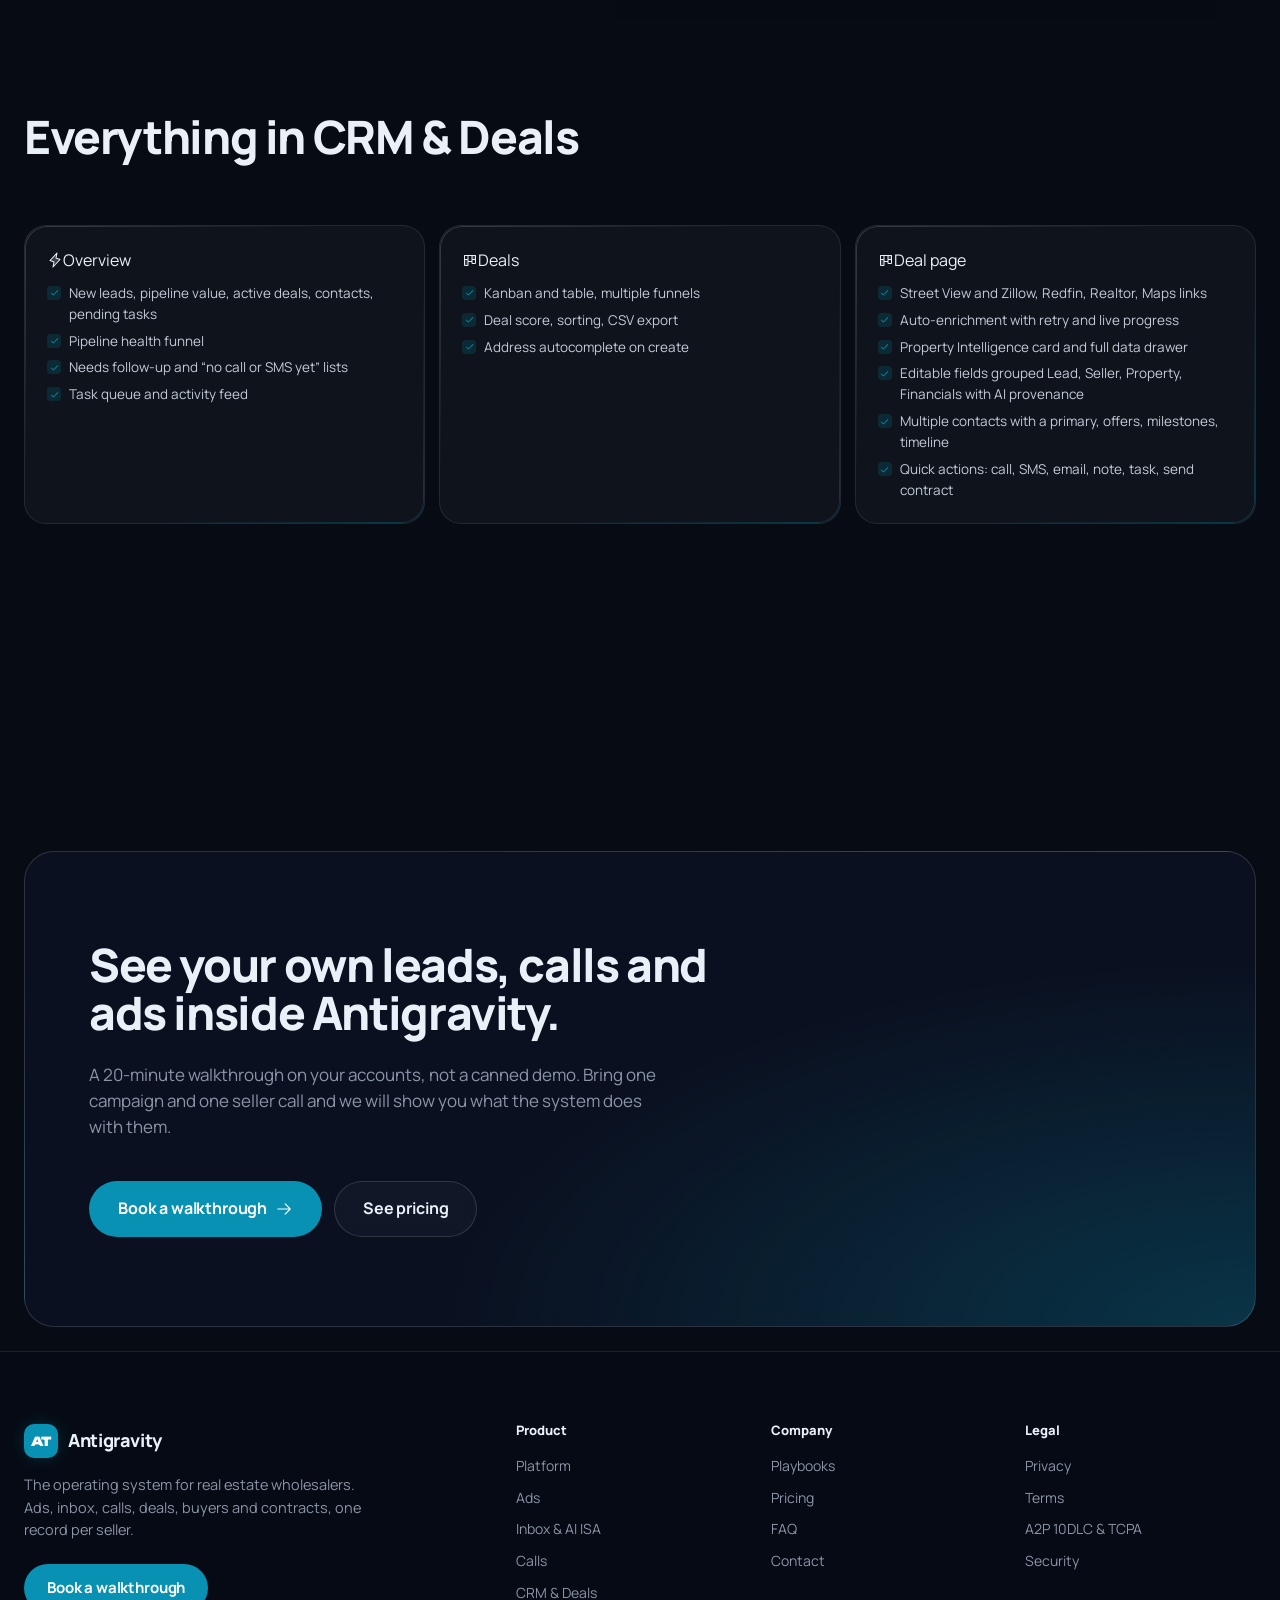
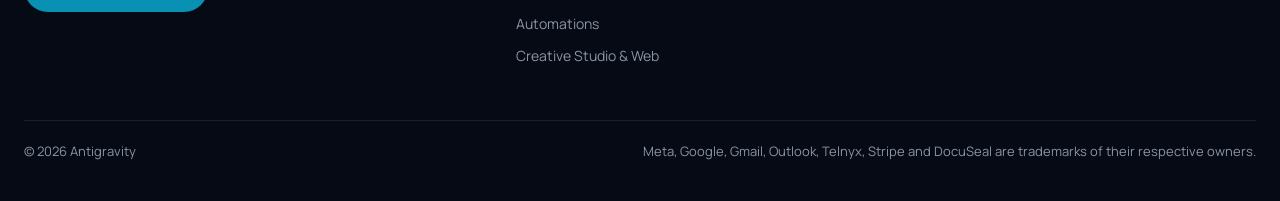
<file: crm.html>
<!doctype html>
<html lang="en" class="dark">
<head>
<meta charset="utf-8">
<meta name="viewport" content="width=device-width, initial-scale=1">
<title>CRM & Deals – pipeline, property intel, skip trace, buyers, offers, e-sign</title>
<meta name="description" content="Kanban pipeline with deal scores, property and owner intelligence on every deal, skip trace, cash buyers by zip, dispo blast, offers history, e-sign contracts, analytics.">
<meta name="theme-color" content="#070b14">
<link rel="icon" href="assets/favicon.svg" type="image/svg+xml">
<link rel="preconnect" href="https://fonts.googleapis.com">
<link rel="preconnect" href="https://fonts.gstatic.com" crossorigin>
<link href="https://fonts.googleapis.com/css2?family=Manrope:wght@400;500;600;700;800&family=JetBrains+Mono:wght@400;500&family=Unbounded:wght@900&display=swap" rel="stylesheet">
<link rel="stylesheet" href="css/site.css">
</head>
<body>
<svg class="ph-sprite" aria-hidden="true" focusable="false"><symbol id="i-duotone-chart-line-up" viewBox="0 0 256 256"><path d="M224,64V208H32V48H208A16,16,0,0,1,224,64Z" opacity="0.2"/><path d="M232,208a8,8,0,0,1-8,8H32a8,8,0,0,1-8-8V48a8,8,0,0,1,16,0V156.69l50.34-50.35a8,8,0,0,1,11.32,0L128,132.69,180.69,80H160a8,8,0,0,1,0-16h40a8,8,0,0,1,8,8v40a8,8,0,0,1-16,0V91.31l-58.34,58.35a8,8,0,0,1-11.32,0L96,123.31l-56,56V200H224A8,8,0,0,1,232,208Z"/></symbol><symbol id="i-duotone-clock-countdown" viewBox="0 0 256 256"><path d="M224,128a96,96,0,1,1-96-96A96,96,0,0,1,224,128Z" opacity="0.2"/><path d="M232,136.66A104.12,104.12,0,1,1,119.34,24,8,8,0,0,1,120.66,40,88.12,88.12,0,1,0,216,135.34,8,8,0,0,1,232,136.66ZM120,72v56a8,8,0,0,0,8,8h56a8,8,0,0,0,0-16H136V72a8,8,0,0,0-16,0Zm40-24a12,12,0,1,0-12-12A12,12,0,0,0,160,48Zm36,24a12,12,0,1,0-12-12A12,12,0,0,0,196,72Zm24,36a12,12,0,1,0-12-12A12,12,0,0,0,220,108Z"/></symbol><symbol id="i-duotone-coins" viewBox="0 0 256 256"><path d="M240,132c0,19.88-35.82,36-80,36-19.6,0-37.56-3.17-51.47-8.44h0C146.76,156.85,176,142,176,124V96.72h0C212.52,100.06,240,114.58,240,132ZM176,84c0-19.88-35.82-36-80-36S16,64.12,16,84s35.82,36,80,36S176,103.88,176,84Z" opacity="0.2"/><path d="M184,89.57V84c0-25.08-37.83-44-88-44S8,58.92,8,84v40c0,20.89,26.25,37.49,64,42.46V172c0,25.08,37.83,44,88,44s88-18.92,88-44V132C248,111.3,222.58,94.68,184,89.57ZM232,132c0,13.22-30.79,28-72,28-3.73,0-7.43-.13-11.08-.37C170.49,151.77,184,139,184,124V105.74C213.87,110.19,232,122.27,232,132ZM72,150.25V126.46A183.74,183.74,0,0,0,96,128a183.74,183.74,0,0,0,24-1.54v23.79A163,163,0,0,1,96,152,163,163,0,0,1,72,150.25Zm96-40.32V124c0,8.39-12.41,17.4-32,22.87V123.5C148.91,120.37,159.84,115.71,168,109.93ZM96,56c41.21,0,72,14.78,72,28s-30.79,28-72,28S24,97.22,24,84,54.79,56,96,56ZM24,124V109.93c8.16,5.78,19.09,10.44,32,13.57v23.37C36.41,141.4,24,132.39,24,124Zm64,48v-4.17c2.63.1,5.29.17,8,.17,3.88,0,7.67-.13,11.39-.35A121.92,121.92,0,0,0,120,171.41v23.46C100.41,189.4,88,180.39,88,172Zm48,26.25V174.4a179.48,179.48,0,0,0,24,1.6,183.74,183.74,0,0,0,24-1.54v23.79a165.45,165.45,0,0,1-48,0Zm64-3.38V171.5c12.91-3.13,23.84-7.79,32-13.57V172C232,180.39,219.59,189.4,200,194.87Z"/></symbol><symbol id="i-duotone-flow-arrow" viewBox="0 0 256 256"><path d="M80,176a32,32,0,1,1-32-32A32,32,0,0,1,80,176Z" opacity="0.2"/><path d="M245.66,74.34l-32-32a8,8,0,0,0-11.32,11.32L220.69,72H208c-49.33,0-61.05,28.12-71.38,52.92-9.38,22.51-16.92,40.59-49.48,42.84a40,40,0,1,0,.1,16c43.26-2.65,54.34-29.15,64.14-52.69C161.41,107,169.33,88,208,88h12.69l-18.35,18.34a8,8,0,0,0,11.32,11.32l32-32A8,8,0,0,0,245.66,74.34ZM48,200a24,24,0,1,1,24-24A24,24,0,0,1,48,200Z"/></symbol><symbol id="i-duotone-house-line" viewBox="0 0 256 256"><path d="M216,116.69V216H152V152H104v64H40V116.69l82.34-82.35a8,8,0,0,1,11.32,0Z" opacity="0.2"/><path d="M240,208H224V136l2.34,2.34A8,8,0,0,0,237.66,127L139.31,28.68a16,16,0,0,0-22.62,0L18.34,127a8,8,0,0,0,11.32,11.31L32,136v72H16a8,8,0,0,0,0,16H240a8,8,0,0,0,0-16ZM48,120l80-80,80,80v88H160V152a8,8,0,0,0-8-8H104a8,8,0,0,0-8,8v56H48Zm96,88H112V160h32Z"/></symbol><symbol id="i-duotone-kanban" viewBox="0 0 256 256"><path d="M216,56v64H160V56ZM40,208a8,8,0,0,0,8,8H88a8,8,0,0,0,8-8V120H40Z" opacity="0.2"/><path d="M216,48H40a8,8,0,0,0-8,8V208a16,16,0,0,0,16,16H88a16,16,0,0,0,16-16V160h48v16a16,16,0,0,0,16,16h40a16,16,0,0,0,16-16V56A8,8,0,0,0,216,48Zm-8,64H168V64h40ZM88,64v48H48V64Zm0,144H48V128H88Zm16-64V64h48v80Zm64,32V128h40v48Z"/></symbol><symbol id="i-duotone-lightning" viewBox="0 0 256 256"><path d="M96,240l16-80L48,136,160,16,144,96l64,24Z" opacity="0.2"/><path d="M215.79,118.17a8,8,0,0,0-5-5.66L153.18,90.9l14.66-73.33a8,8,0,0,0-13.69-7l-112,120a8,8,0,0,0,3,13l57.63,21.61L88.16,238.43a8,8,0,0,0,13.69,7l112-120A8,8,0,0,0,215.79,118.17ZM109.37,214l10.47-52.38a8,8,0,0,0-5-9.06L62,132.71l84.62-90.66L136.16,94.43a8,8,0,0,0,5,9.06l52.8,19.8Z"/></symbol><symbol id="i-duotone-phone-call" viewBox="0 0 256 256"><path d="M215.94,182.08A48.33,48.33,0,0,1,168,224,136,136,0,0,1,32,88,48.33,48.33,0,0,1,73.92,40.06a8,8,0,0,1,8.3,4.8l21.13,47.2a8,8,0,0,1-.66,7.53L81.32,125a7.93,7.93,0,0,0-.54,7.81c8.27,16.93,25.77,34.22,42.75,42.41a7.92,7.92,0,0,0,7.83-.59l25-21.3a8,8,0,0,1,7.59-.69l47.16,21.13A8,8,0,0,1,215.94,182.08Z" opacity="0.2"/><path d="M144.27,45.93a8,8,0,0,1,9.8-5.66,86.22,86.22,0,0,1,61.66,61.66,8,8,0,0,1-5.66,9.8A8.23,8.23,0,0,1,208,112a8,8,0,0,1-7.73-5.94,70.35,70.35,0,0,0-50.33-50.33A8,8,0,0,1,144.27,45.93Zm-2.33,41.8c13.79,3.68,22.65,12.54,26.33,26.33A8,8,0,0,0,176,120a8.23,8.23,0,0,0,2.07-.27,8,8,0,0,0,5.66-9.8c-5.12-19.16-18.5-32.54-37.66-37.66a8,8,0,1,0-4.13,15.46Zm81.94,95.35A56.26,56.26,0,0,1,168,232C88.6,232,24,167.4,24,88A56.26,56.26,0,0,1,72.92,32.12a16,16,0,0,1,16.62,9.52l21.12,47.15,0,.12A16,16,0,0,1,109.39,104c-.18.27-.37.52-.57.77L88,129.45c7.49,15.22,23.41,31,38.83,38.51l24.34-20.71a8.12,8.12,0,0,1,.75-.56,16,16,0,0,1,15.17-1.4l.13.06,47.11,21.11A16,16,0,0,1,223.88,183.08Zm-15.88-2s-.07,0-.11,0h0l-47-21.05-24.35,20.71a8.44,8.44,0,0,1-.74.56,16,16,0,0,1-15.75,1.14c-18.73-9.05-37.4-27.58-46.46-46.11a16,16,0,0,1,1-15.7,6.13,6.13,0,0,1,.57-.77L96,95.15l-21-47a.61.61,0,0,1,0-.12A40.2,40.2,0,0,0,40,88,128.14,128.14,0,0,0,168,216,40.21,40.21,0,0,0,208,181.07Z"/></symbol><symbol id="i-duotone-seal-check" viewBox="0 0 256 256"><path d="M232,128c0,12.51-17.82,21.95-22.68,33.69-4.68,11.32,1.42,30.65-7.78,39.85s-28.53,3.1-39.85,7.78C150,214.18,140.5,232,128,232s-22-17.82-33.69-22.68c-11.32-4.68-30.65,1.42-39.85-7.78s-3.1-28.53-7.78-39.85C41.82,150,24,140.5,24,128s17.82-22,22.68-33.69C51.36,83,45.26,63.66,54.46,54.46S83,51.36,94.31,46.68C106.05,41.82,115.5,24,128,24S150,41.82,161.69,46.68c11.32,4.68,30.65-1.42,39.85,7.78s3.1,28.53,7.78,39.85C214.18,106.05,232,115.5,232,128Z" opacity="0.2"/><path d="M225.86,102.82c-3.77-3.94-7.67-8-9.14-11.57-1.36-3.27-1.44-8.69-1.52-13.94-.15-9.76-.31-20.82-8-28.51s-18.75-7.85-28.51-8c-5.25-.08-10.67-.16-13.94-1.52-3.56-1.47-7.63-5.37-11.57-9.14C146.28,23.51,138.44,16,128,16s-18.27,7.51-25.18,14.14c-3.94,3.77-8,7.67-11.57,9.14C88,40.64,82.56,40.72,77.31,40.8c-9.76.15-20.82.31-28.51,8S41,67.55,40.8,77.31c-.08,5.25-.16,10.67-1.52,13.94-1.47,3.56-5.37,7.63-9.14,11.57C23.51,109.72,16,117.56,16,128s7.51,18.27,14.14,25.18c3.77,3.94,7.67,8,9.14,11.57,1.36,3.27,1.44,8.69,1.52,13.94.15,9.76.31,20.82,8,28.51s18.75,7.85,28.51,8c5.25.08,10.67.16,13.94,1.52,3.56,1.47,7.63,5.37,11.57,9.14C109.72,232.49,117.56,240,128,240s18.27-7.51,25.18-14.14c3.94-3.77,8-7.67,11.57-9.14,3.27-1.36,8.69-1.44,13.94-1.52,9.76-.15,20.82-.31,28.51-8s7.85-18.75,8-28.51c.08-5.25.16-10.67,1.52-13.94,1.47-3.56,5.37-7.63,9.14-11.57C232.49,146.28,240,138.44,240,128S232.49,109.73,225.86,102.82Zm-11.55,39.29c-4.79,5-9.75,10.17-12.38,16.52-2.52,6.1-2.63,13.07-2.73,19.82-.1,7-.21,14.33-3.32,17.43s-10.39,3.22-17.43,3.32c-6.75.1-13.72.21-19.82,2.73-6.35,2.63-11.52,7.59-16.52,12.38S132,224,128,224s-9.15-4.92-14.11-9.69-10.17-9.75-16.52-12.38c-6.1-2.52-13.07-2.63-19.82-2.73-7-.1-14.33-.21-17.43-3.32s-3.22-10.39-3.32-17.43c-.1-6.75-.21-13.72-2.73-19.82-2.63-6.35-7.59-11.52-12.38-16.52S32,132,32,128s4.92-9.15,9.69-14.11,9.75-10.17,12.38-16.52c2.52-6.1,2.63-13.07,2.73-19.82.1-7,.21-14.33,3.32-17.43S70.51,56.9,77.55,56.8c6.75-.1,13.72-.21,19.82-2.73,6.35-2.63,11.52-7.59,16.52-12.38S124,32,128,32s9.15,4.92,14.11,9.69,10.17,9.75,16.52,12.38c6.1,2.52,13.07,2.63,19.82,2.73,7,.1,14.33.21,17.43,3.32s3.22,10.39,3.32,17.43c.1,6.75.21,13.72,2.73,19.82,2.63,6.35,7.59,11.52,12.38,16.52S224,124,224,128,219.08,137.15,214.31,142.11ZM173.66,98.34a8,8,0,0,1,0,11.32l-56,56a8,8,0,0,1-11.32,0l-24-24a8,8,0,0,1,11.32-11.32L112,148.69l50.34-50.35A8,8,0,0,1,173.66,98.34Z"/></symbol><symbol id="i-duotone-signature" viewBox="0 0 256 256"><path d="M67.41,142.56C35.71,129.52,45.41,32.07,78,32,111.82,32.05,92,90.26,67.41,142.56Z" opacity="0.2"/><path d="M232,168H63.86c2.66-5.24,5.33-10.63,8-16.11,14.94,1.65,32.58-8.78,52.66-31.14,5,13.46,14.45,30.93,30.58,31.25,9.09.18,18.11-5.2,27.42-16.37C189.31,143.75,203.3,152,232,152a8,8,0,0,0,0-16c-30.43,0-39.43-10.45-40-16.11a7.67,7.67,0,0,0-5.46-7.75,8.14,8.14,0,0,0-9.25,3.49C165.23,134.17,158,136.06,155.38,136c-8.26-.16-16.66-19.52-19.54-33.42a8,8,0,0,0-14.09-3.37C101.54,124.55,88,133.08,79.57,135.29,88.06,116.42,94.4,99.85,98.46,85.9c6.82-23.44,7.32-39.83,1.51-50.1-3-5.38-9.34-11.8-22.06-11.8C61.85,24,49.18,39.18,43.14,65.65c-3.59,15.71-4.18,33.21-1.62,48s7.87,25.55,15.59,31.94c-3.73,7.72-7.53,15.26-11.23,22.41H24a8,8,0,0,0,0,16H37.41c-11.32,21-20.12,35.64-20.26,35.88a8,8,0,1,0,13.71,8.24c.15-.26,11.27-18.79,24.7-44.12H232a8,8,0,0,0,0-16ZM58.74,69.21C62.72,51.74,70.43,40,77.91,40c5.33,0,7.1,1.86,8.13,3.67,3,5.33,6.52,24.19-21.66,86.39C56.12,118.78,53.31,93,58.74,69.21Z"/></symbol><symbol id="i-duotone-sparkle" viewBox="0 0 256 256"><path d="M194.82,151.43l-55.09,20.3-20.3,55.09a7.92,7.92,0,0,1-14.86,0l-20.3-55.09-55.09-20.3a7.92,7.92,0,0,1,0-14.86l55.09-20.3,20.3-55.09a7.92,7.92,0,0,1,14.86,0l20.3,55.09,55.09,20.3A7.92,7.92,0,0,1,194.82,151.43Z" opacity="0.2"/><path d="M197.58,129.06,146,110l-19-51.62a15.92,15.92,0,0,0-29.88,0L78,110l-51.62,19a15.92,15.92,0,0,0,0,29.88L78,178l19,51.62a15.92,15.92,0,0,0,29.88,0L146,178l51.62-19a15.92,15.92,0,0,0,0-29.88ZM137,164.22a8,8,0,0,0-4.74,4.74L112,223.85,91.78,169A8,8,0,0,0,87,164.22L32.15,144,87,123.78A8,8,0,0,0,91.78,119L112,64.15,132.22,119a8,8,0,0,0,4.74,4.74L191.85,144ZM144,40a8,8,0,0,1,8-8h16V16a8,8,0,0,1,16,0V32h16a8,8,0,0,1,0,16H184V64a8,8,0,0,1-16,0V48H152A8,8,0,0,1,144,40ZM248,88a8,8,0,0,1-8,8h-8v8a8,8,0,0,1-16,0V96h-8a8,8,0,0,1,0-16h8V72a8,8,0,0,1,16,0v8h8A8,8,0,0,1,248,88Z"/></symbol><symbol id="i-duotone-target" viewBox="0 0 256 256"><path d="M176,128a48,48,0,1,1-48-48A48,48,0,0,1,176,128Z" opacity="0.2"/><path d="M221.87,83.16A104.1,104.1,0,1,1,195.67,49l22.67-22.68a8,8,0,0,1,11.32,11.32l-96,96a8,8,0,0,1-11.32-11.32l27.72-27.72a40,40,0,1,0,17.87,31.09,8,8,0,1,1,16-.9,56,56,0,1,1-22.38-41.65L184.3,60.39a87.88,87.88,0,1,0,23.13,29.67,8,8,0,0,1,14.44-6.9Z"/></symbol><symbol id="i-duotone-users" viewBox="0 0 256 256"><path d="M136,108A52,52,0,1,1,84,56,52,52,0,0,1,136,108Z" opacity="0.2"/><path d="M117.25,157.92a60,60,0,1,0-66.5,0A95.83,95.83,0,0,0,3.53,195.63a8,8,0,1,0,13.4,8.74,80,80,0,0,1,134.14,0,8,8,0,0,0,13.4-8.74A95.83,95.83,0,0,0,117.25,157.92ZM40,108a44,44,0,1,1,44,44A44.05,44.05,0,0,1,40,108Zm210.14,98.7a8,8,0,0,1-11.07-2.33A79.83,79.83,0,0,0,172,168a8,8,0,0,1,0-16,44,44,0,1,0-16.34-84.87,8,8,0,1,1-5.94-14.85,60,60,0,0,1,55.53,105.64,95.83,95.83,0,0,1,47.22,37.71A8,8,0,0,1,250.14,206.7Z"/></symbol><symbol id="i-duotone-users-three" viewBox="0 0 256 256"><path d="M168,144a40,40,0,1,1-40-40A40,40,0,0,1,168,144ZM64,56A32,32,0,1,0,96,88,32,32,0,0,0,64,56Zm128,0a32,32,0,1,0,32,32A32,32,0,0,0,192,56Z" opacity="0.2"/><path d="M244.8,150.4a8,8,0,0,1-11.2-1.6A51.6,51.6,0,0,0,192,128a8,8,0,0,1,0-16,24,24,0,1,0-23.24-30,8,8,0,1,1-15.5-4A40,40,0,1,1,219,117.51a67.94,67.94,0,0,1,27.43,21.68A8,8,0,0,1,244.8,150.4ZM190.92,212a8,8,0,1,1-13.85,8,57,57,0,0,0-98.15,0,8,8,0,1,1-13.84-8,72.06,72.06,0,0,1,33.74-29.92,48,48,0,1,1,58.36,0A72.06,72.06,0,0,1,190.92,212ZM128,176a32,32,0,1,0-32-32A32,32,0,0,0,128,176ZM72,120a8,8,0,0,0-8-8A24,24,0,1,1,87.24,82a8,8,0,1,0,15.5-4A40,40,0,1,0,37,117.51,67.94,67.94,0,0,0,9.6,139.19a8,8,0,1,0,12.8,9.61A51.6,51.6,0,0,1,64,128,8,8,0,0,0,72,120Z"/></symbol><symbol id="i-duotone-waveform" viewBox="0 0 256 256"><path d="M208,96v64H48V96Z" opacity="0.2"/><path d="M56,96v64a8,8,0,0,1-16,0V96a8,8,0,0,1,16,0ZM88,24a8,8,0,0,0-8,8V224a8,8,0,0,0,16,0V32A8,8,0,0,0,88,24Zm40,32a8,8,0,0,0-8,8V192a8,8,0,0,0,16,0V64A8,8,0,0,0,128,56Zm40,32a8,8,0,0,0-8,8v64a8,8,0,0,0,16,0V96A8,8,0,0,0,168,88Zm40-16a8,8,0,0,0-8,8v96a8,8,0,0,0,16,0V80A8,8,0,0,0,208,72Z"/></symbol><symbol id="i-regular-arrow-right" viewBox="0 0 256 256"><path d="M221.66,133.66l-72,72a8,8,0,0,1-11.32-11.32L196.69,136H40a8,8,0,0,1,0-16H196.69L138.34,61.66a8,8,0,0,1,11.32-11.32l72,72A8,8,0,0,1,221.66,133.66Z"/></symbol><symbol id="i-regular-caret-down" viewBox="0 0 256 256"><path d="M213.66,101.66l-80,80a8,8,0,0,1-11.32,0l-80-80A8,8,0,0,1,53.66,90.34L128,164.69l74.34-74.35a8,8,0,0,1,11.32,11.32Z"/></symbol></svg>
<a class="skip" href="#main">Skip to content</a>
<div class="aurora" aria-hidden="true"><i></i><i></i><i></i></div>
<div class="grain" aria-hidden="true"></div>

<header class="nav" id="nav">
  <div class="wrap nav__bar">
    <a href="index.html" class="brand" aria-label="Antigravity home"><span class="brand__mark">AT</span><span>Antigravity</span></a>

    <nav class="nav__menu" aria-label="Primary">
      <div class="nav__item nav__item--mega">
        <button class="nav__link" data-nav="product" aria-current="page" aria-expanded="false" aria-controls="mega">Product <svg class="ic" aria-hidden="true"><use href="#i-regular-caret-down"></use></svg></button>
        <div class="mega" id="mega">
          <div class="mega__grid">
            <a class="mega__card" href="ads.html"><img class="ico3d" src="assets/icons/ads.png" alt=""><div><b>Ads</b><span>Meta + Google in one manager, playbooks, plain-English insights, budget guards, audit.</span></div></a>
            <a class="mega__card" href="inbox.html"><img class="ico3d" src="assets/icons/inbox.png" alt=""><div><b>Inbox &amp; AI ISA</b><span>Email, SMS, Messenger, Instagram and calls in one list. A qualifier that texts back in seconds.</span></div></a>
            <a class="mega__card" href="calls.html"><img class="ico3d" src="assets/icons/calls.png" alt=""><div><b>Calls</b><span>Browser softphone on your numbers, transcripts, summaries and fields that fill themselves.</span></div></a>
            <a class="mega__card" href="crm.html"><img class="ico3d" src="assets/icons/crm.png" alt=""><div><b>CRM &amp; Deals</b><span>Pipeline, property intel, skip trace, cash buyers, dispo blast, offers, e-sign contracts.</span></div></a>
            <a class="mega__card" href="automations.html"><img class="ico3d" src="assets/icons/auto.png" alt=""><div><b>Automations</b><span>Visual workflows on triggers, timing windows, yes/no branches, guardrails in the engine.</span></div></a>
            <a class="mega__card" href="studio.html"><img class="ico3d" src="assets/icons/studio.png" alt=""><div><b>Creative Studio &amp; Web</b><span>AI ad creatives in every size, landing page builder, domains, brand analyzer.</span></div></a>
          </div>
          <div class="mega__foot"><a href="platform.html">See the whole platform <svg class="ic" aria-hidden="true"><use href="#i-regular-arrow-right"></use></svg></a></div>
        </div>
      </div>
      <a class="nav__link" data-nav="playbooks" href="playbooks.html">Playbooks</a>
      <a class="nav__link" data-nav="pricing" href="pricing.html">Pricing</a>
      <a class="nav__link" data-nav="contact" href="contact.html">Contact</a>
    </nav>

    <div class="nav__actions">
      <a class="btn btn--ghost btn--sm" href="#">Log in</a>
      <a class="btn btn--primary btn--sm magnetic" href="contact.html">Book a walkthrough</a>
      <button class="nav__burger" id="burger" aria-label="Open menu" aria-expanded="false"><span></span><span></span></button>
    </div>
  </div>
  <div class="nav__mobile" id="mobileMenu">
    <a href="platform.html">Platform</a><a href="ads.html">Ads</a><a href="inbox.html">Inbox &amp; AI ISA</a><a href="calls.html">Calls</a><a href="crm.html">CRM &amp; Deals</a><a href="automations.html">Automations</a><a href="studio.html">Creative Studio &amp; Web</a><a href="playbooks.html">Playbooks</a><a href="pricing.html">Pricing</a><a href="contact.html">Contact</a>
    <a class="btn btn--primary" href="contact.html">Book a walkthrough</a>
  </div>
</header>

<main id="main">


<section class="phero">
  <div class="wrap phero__grid">
    <div>
      <span class="kicker">CRM &amp; Deals</span>
      <h1 class="h1">A deal card that already knows the house, the owner and the buyers.</h1>
      <p class="lead">Create a deal from an address and it enriches itself: owner of record, mortgage, equity, last sale, MLS history, distress flags, Street View. Then skip trace, find buyers, make offers and sign, all from the same page.</p>
      <div class="phero__cta"><a class="btn btn--primary btn--lg" href="contact.html">Book a walkthrough</a><a class="btn btn--ghost btn--lg" href="#analytics">See the analytics</a></div>
    </div>
    <div class="phero__visual reveal">
      <div class="frame lift"><div class="frame__bar"><span class="frame__url">app.antigravity.io/crm/deals/15</span></div><img loading="lazy" decoding="async" src="assets/shots/deal.jpg" alt="Deal page with Street View, contacts, deal economics and the activity timeline" srcset="assets/shots/deal-sm.jpg 700w, assets/shots/deal.jpg 1400w" sizes="(max-width: 760px) 94vw, 720px"></div>
    </div>
  </div>
</section>

<section class="section">
  <div class="wrap">
    <div class="stats reveal">
      <div class="stat glass spot"><div class="num">1</div><p>API call on deal creation returns property, owner, mortgage, foreclosure, MLS, lot and demographics</p></div>
      <div class="stat glass spot"><div class="num">1,000</div><p>skip traces per project included, with top-up packs when you need more</p></div>
      <div class="stat glass spot"><div class="num">24<small style="font-size:.5em">h</small></div><p>cache on market snapshots and cash-buyer searches, so repeat lookups are free</p></div>
      <div class="stat glass spot"><div class="num">0–100</div><p>deal score from funnel progress, qualification, spread and activity freshness</p></div>
    </div>
  </div>
</section>

<!-- Pipeline -->
<section class="section ">
  <div class="wrap chapter chapter--flip">
    <div class="chapter__copy">
      <h2 class="h2">Acquisition and disposition pipelines, side by side.</h2>
      <p class="lead mt-2">Drag deals between stages on a Kanban board or switch to a table. Several funnels with their own stages, sorting by comp price, date added, last update or open tasks. A score on every card says which deals deserve the next hour.</p>
      <ul class="caps">
        <li><svg class="ic" aria-hidden="true"><use href="#i-duotone-kanban"></use></svg><span>Create a deal with Smarty address autocomplete, export to CSV</span></li>
        <li><svg class="ic" aria-hidden="true"><use href="#i-duotone-lightning"></use></svg><span>Milestones strip: lead created plus every stage change, dated from the activity log</span></li>
        <li><svg class="ic" aria-hidden="true"><use href="#i-duotone-coins"></use></svg><span>Stage changes fire automations and feed the velocity analytics</span></li>
      </ul>
    </div>
    <div class="chapter__visual reveal">
      <div class="frame lift"><div class="frame__bar"><span class="frame__url">app.antigravity.io/crm/deals</span></div><img decoding="async" src="assets/shots/crm-deals.jpg" alt="Kanban board with New lead, Attempted contact, Contacted, Qualified and Appointment set columns" loading="lazy" srcset="assets/shots/crm-deals-sm.jpg 700w, assets/shots/crm-deals.jpg 1400w" sizes="(max-width: 760px) 94vw, 720px"></div>
    </div>
  </div>
</section>

<!-- Property intel on lagoon -->
<section class="section ">
  <div class="wrap chapter">
    <div class="chapter__copy">
      <h2 class="h2">Property intelligence without leaving the deal.</h2>
      <p class="lead mt-2">RealEstateAPI data is pulled on creation and can be retried any time. The Property Intelligence card shows what an acquisitions manager checks first. The full drawer shows everything, down to the raw record.</p>
      <ul class="caps">
        <li><svg class="ic" aria-hidden="true"><use href="#i-duotone-waveform"></use></svg><span>Owner on record, mailing address, occupancy, assessed value, open mortgage balance, equity, est. monthly payment, owned-for, last sale</span></li>
        <li><svg class="ic" aria-hidden="true"><use href="#i-duotone-seal-check"></use></svg><span>Distress flags: pre-foreclosure, auction, tax delinquency, listing failed or cancelled, vacancy</span></li>
        <li><svg class="ic" aria-hidden="true"><use href="#i-duotone-phone-call"></use></svg><span>Skip trace the owner: phones and emails in one click, within the project quota</span></li>
        <li><svg class="ic" aria-hidden="true"><use href="#i-duotone-house-line"></use></svg><span>Market snapshot by zip and recent cash buyers in the zip, each buyer skip-traceable and saveable as a contact</span></li>
      </ul>
    </div>
    <div class="chapter__visual reveal">
      <div class="art art--tall"><img decoding="async" src="assets/ill-crm.jpg" alt="" loading="lazy" srcset="assets/ill-crm-sm.jpg 700w, assets/ill-crm.jpg 1400w" sizes="(max-width: 760px) 94vw, 720px"><div class="art__cap"><svg class="ic" aria-hidden="true"><use href="#i-duotone-sparkle"></use></svg><div><b>Skip trace · owner matched</b>2 phones · 1 email · equity 61% · owned 14 yrs</div></div></div>
    </div>
  </div>
</section>

<!-- Dispo + contracts -->
<section class="section" id="dispo">
  <div class="wrap">
    <div class="bento">
      <div class="cell cell--3 cell--photo reveal" style="min-height:340px">
        <div class="cell__img"><img decoding="async" src="assets/ill-auto.jpg" alt="" loading="lazy" srcset="assets/ill-auto-sm.jpg 700w, assets/ill-auto.jpg 1400w" sizes="(max-width: 760px) 94vw, 720px"></div><div class="cell__fade"></div>
        <h3>Dispo blast to your buyers list</h3>
        <p>Audience is every buyer contact or a chosen segment. DNC scrubbed, phones deduped, delivered at a carrier-safe 30 messages a minute through the scheduled worker. Replies land in the inbox with intent labels.</p>
      </div>
      <div class="cell cell--3 reveal" data-delay="1" style="min-height:340px" id="contracts">
        <img loading="lazy" decoding="async" class="cell__ico" src="assets/icons/contracts.png" alt=""><h3>Contracts signed from the deal card</h3>
        <p>Pick a DocuSeal template, pick the signer among the deal’s contacts, review the prefilled seller name, address and price, send. Status moves sent → viewed → signed and the PDF streams back into the deal. Build templates in an embedded builder, scoped to your project.</p>
      </div>
      <div class="cell cell--2 cell--compact reveal"><img loading="lazy" decoding="async" class="cell__ico cell__ico--sm" src="assets/icons/pb-inherited.png" alt=""><h3>Offers with memory</h3><p>Every offer with amount, method and date. A new offer auto-counters the previous pending one.</p></div>
      <div class="cell cell--2 cell--compact reveal" data-delay="1"><img loading="lazy" decoding="async" class="cell__ico cell__ico--sm" src="assets/icons/analytics.png" alt=""><h3>Deal economics</h3><p>ARV, asking, repairs, MAO and spread on one strip, synced with the editable fields below.</p></div>
      <div class="cell cell--2 cell--compact reveal" data-delay="2"><img loading="lazy" decoding="async" class="cell__ico cell__ico--sm" src="assets/icons/calls.png" alt=""><h3>Unified timeline</h3><p>Calls, SMS, emails, tasks, notes, stage changes and contract events in one filterable feed.</p></div>
    </div>
  </div>
</section>

<!-- Contacts -->
<section class="section ">
  <div class="wrap chapter chapter--flip">
    <div class="chapter__copy">
      <h2 class="h2">A contact list that stays clean while it grows.</h2>
      <p class="lead mt-2">Server-side table with filters for type, owner, city, state, created date, has deals, has phone, has email, DNC only. Saved smart segments update themselves as contacts match. Import a CSV and duplicates are matched by phone or email, never created twice.</p>
      <ul class="caps">
        <li><svg class="ic" aria-hidden="true"><use href="#i-duotone-kanban"></use></svg><span>Merge two contacts: deals, conversations and segments move to the survivor, empty fields are backfilled</span></li>
        <li><svg class="ic" aria-hidden="true"><use href="#i-duotone-phone-call"></use></svg><span>Do-Not-Call flag excludes a contact from blasts and sequences everywhere</span></li>
        <li><svg class="ic" aria-hidden="true"><use href="#i-duotone-house-line"></use></svg><span>Tags, column chooser, bulk set type, assign owner, export selection</span></li>
        <li><svg class="ic" aria-hidden="true"><use href="#i-duotone-flow-arrow"></use></svg><span>Public lead-intake webhook for PPC forms, landing pages, marketplaces and Zapier, deduped on arrival</span></li>
      </ul>
    </div>
    <div class="chapter__visual reveal">
      <div class="frame lift"><div class="frame__bar"><span class="frame__url">app.antigravity.io/crm/contacts</span></div><img decoding="async" src="assets/shots/crm-contacts.jpg" alt="Contacts table with segments panel and filters" loading="lazy" srcset="assets/shots/crm-contacts-sm.jpg 700w, assets/shots/crm-contacts.jpg 1400w" sizes="(max-width: 760px) 94vw, 720px"></div>
    </div>
  </div>
</section>

<!-- Analytics on night -->
<section class="section " id="analytics">
  <div class="wrap chapter">
    <div class="chapter__copy">
      <h2 class="h2">Analytics that answer the questions you actually ask on Monday.</h2>
      <p class="lead mt-2">How long do deals sit in each stage. Which lead sources produced closed fees. How fast did we answer, and did the fast ones close more. When do sellers text back. Who on the team moved the most deals.</p>
      <ul class="caps">
        <li><svg class="ic" aria-hidden="true"><use href="#i-duotone-chart-line-up"></use></svg><span>Time in stage and velocity, pipeline aging, win rate by monthly cohort</span></li>
        <li><svg class="ic" aria-hidden="true"><use href="#i-duotone-coins"></use></svg><span>Speed-to-lead payoff: first response time vs. reaching Qualified</span></li>
        <li><svg class="ic" aria-hidden="true"><use href="#i-duotone-lightning"></use></svg><span>Seller motivation mix, asking price vs ARV scatter</span></li>
        <li><svg class="ic" aria-hidden="true"><use href="#i-duotone-target"></use></svg><span>Response heatmap by weekday and hour, per channel</span></li>
        <li><svg class="ic" aria-hidden="true"><use href="#i-duotone-users"></use></svg><span>Lead sources and ROI, team leaderboard</span></li>
      </ul>
    </div>
    <div class="chapter__visual reveal">
      <div class="frame lift"><div class="frame__bar"><span class="frame__url">app.antigravity.io/crm/analytics</span></div><img decoding="async" src="assets/shots/crm-analytics.jpg" alt="CRM analytics with lead sources and ROI, speed-to-lead payoff and response heatmap" loading="lazy" srcset="assets/shots/crm-analytics-sm.jpg 700w, assets/shots/crm-analytics.jpg 1400w" sizes="(max-width: 760px) 94vw, 720px"></div>
    </div>
  </div>
</section>

<section class="section">
  <div class="wrap">
    <div class="measure reveal"><h2 class="h2">Everything in CRM &amp; Deals</h2></div>
    <div class="catalogue mt-4">
      <div class="cat glass spot reveal"><h3None><svg class="ic" aria-hidden="true"><use href="#i-duotone-lightning"></use></svg>Overview</h3><ul><li>New leads, pipeline value, active deals, contacts, pending tasks</li><li>Pipeline health funnel</li><li>Needs follow-up and “no call or SMS yet” lists</li><li>Task queue and activity feed</li></ul></div>
      <div class="cat glass spot reveal"><h3None><svg class="ic" aria-hidden="true"><use href="#i-duotone-kanban"></use></svg>Deals</h3><ul><li>Kanban and table, multiple funnels</li><li>Deal score, sorting, CSV export</li><li>Address autocomplete on create</li></ul></div>
      <div class="cat glass spot reveal"><h3None><svg class="ic" aria-hidden="true"><use href="#i-duotone-kanban"></use></svg>Deal page</h3><ul><li>Street View and Zillow, Redfin, Realtor, Maps links</li><li>Auto-enrichment with retry and live progress</li><li>Property Intelligence card and full data drawer</li><li>Editable fields grouped Lead, Seller, Property, Financials with AI provenance</li><li>Multiple contacts with a primary, offers, milestones, timeline</li><li>Quick actions: call, SMS, email, note, task, send contract</li></ul></div>
      <div class="cat glass spot reveal"><h3None><svg class="ic" aria-hidden="true"><use href="#i-duotone-users-three"></use></svg>Intel &amp; dispo</h3><ul><li>Skip trace with project quota and top-ups</li><li>Market snapshot by zip</li><li>Cash buyers by zip, save as contact</li><li>Dispo blast with DNC scrub and pacing</li></ul></div>
      <div class="cat glass spot reveal"><h3None><svg class="ic" aria-hidden="true"><use href="#i-duotone-signature"></use></svg>Contracts</h3><ul><li>DocuSeal templates, signer pick, prefilled values</li><li>Status webhook, signed PDF stored</li><li>Embedded template builder per project</li></ul></div>
      <div class="cat glass spot reveal"><h3None><svg class="ic" aria-hidden="true"><use href="#i-duotone-clock-countdown"></use></svg>Contacts &amp; tasks</h3><ul><li>Filters, segments, CSV import and export, merge, DNC, tags</li><li>Tasks list and calendar, types, priority, assignees and watchers</li><li>Lead-intake webhook</li></ul></div>
    </div>
  </div>
</section>

<section class="section cta">
  <div class="wrap">
    <div class="cta__box reveal">
      <div>
        <h2 class="h2">See your own leads, calls and ads inside Antigravity.</h2>
        <p class="lead mt-2">A 20-minute walkthrough on your accounts, not a canned demo. Bring one campaign and one seller call and we will show you what the system does with them.</p>
        <div class="mt-3" style="display:flex;gap:12px;flex-wrap:wrap"><a class="btn btn--primary btn--lg magnetic" href="contact.html">Book a walkthrough <svg class="ic" aria-hidden="true"><use href="#i-regular-arrow-right"></use></svg></a><a class="btn btn--ghost btn--lg" href="pricing.html">See pricing</a></div>
      </div>
      <div class="cta__art"><img loading="lazy" decoding="async" src="assets/house-glow.png" alt=""></div>
    </div>
  </div>
</section>


</main>

<footer class="footer">
  <div class="wrap">
    <div class="footer__top">
      <div class="footer__brand">
        <a href="index.html" class="brand"><span class="brand__mark">AT</span><span>Antigravity</span></a>
        <p>The operating system for real estate wholesalers. Ads, inbox, calls, deals, buyers and contracts, one record per seller.</p>
        <a class="btn btn--primary" href="contact.html">Book a walkthrough</a>
      </div>
      <div class="footer__cols">
        <div><h4>Product</h4><a href="platform.html">Platform</a><a href="ads.html">Ads</a><a href="inbox.html">Inbox &amp; AI ISA</a><a href="calls.html">Calls</a><a href="crm.html">CRM &amp; Deals</a><a href="automations.html">Automations</a><a href="studio.html">Creative Studio &amp; Web</a></div>
        <div><h4>Company</h4><a href="playbooks.html">Playbooks</a><a href="pricing.html">Pricing</a><a href="pricing.html#faq">FAQ</a><a href="contact.html">Contact</a></div>
        <div><h4>Legal</h4><a href="#">Privacy</a><a href="#">Terms</a><a href="#">A2P 10DLC &amp; TCPA</a><a href="#">Security</a></div>
      </div>
    </div>
    <div class="footer__bottom">
      <span>© 2026 Antigravity</span>
      <span>Meta, Google, Gmail, Outlook, Telnyx, Stripe and DocuSeal are trademarks of their respective owners.</span>
    </div>
  </div>
</footer>

<!-- GSAP is self-hosted: the app serves these pages under a CSP whose script-src
     is 'self', so the cdnjs build was blocked and the whole motion layer was dead
     on the app's own domain. Same 3.12.5 files, no third-party origin. -->
<script src="js/vendor/gsap.min.js"></script>
<script src="js/vendor/ScrollTrigger.min.js"></script>
<script src="js/vendor/MotionPathPlugin.min.js"></script>
<script src="js/site.js" defer></script>
</body>
</html>
</file>
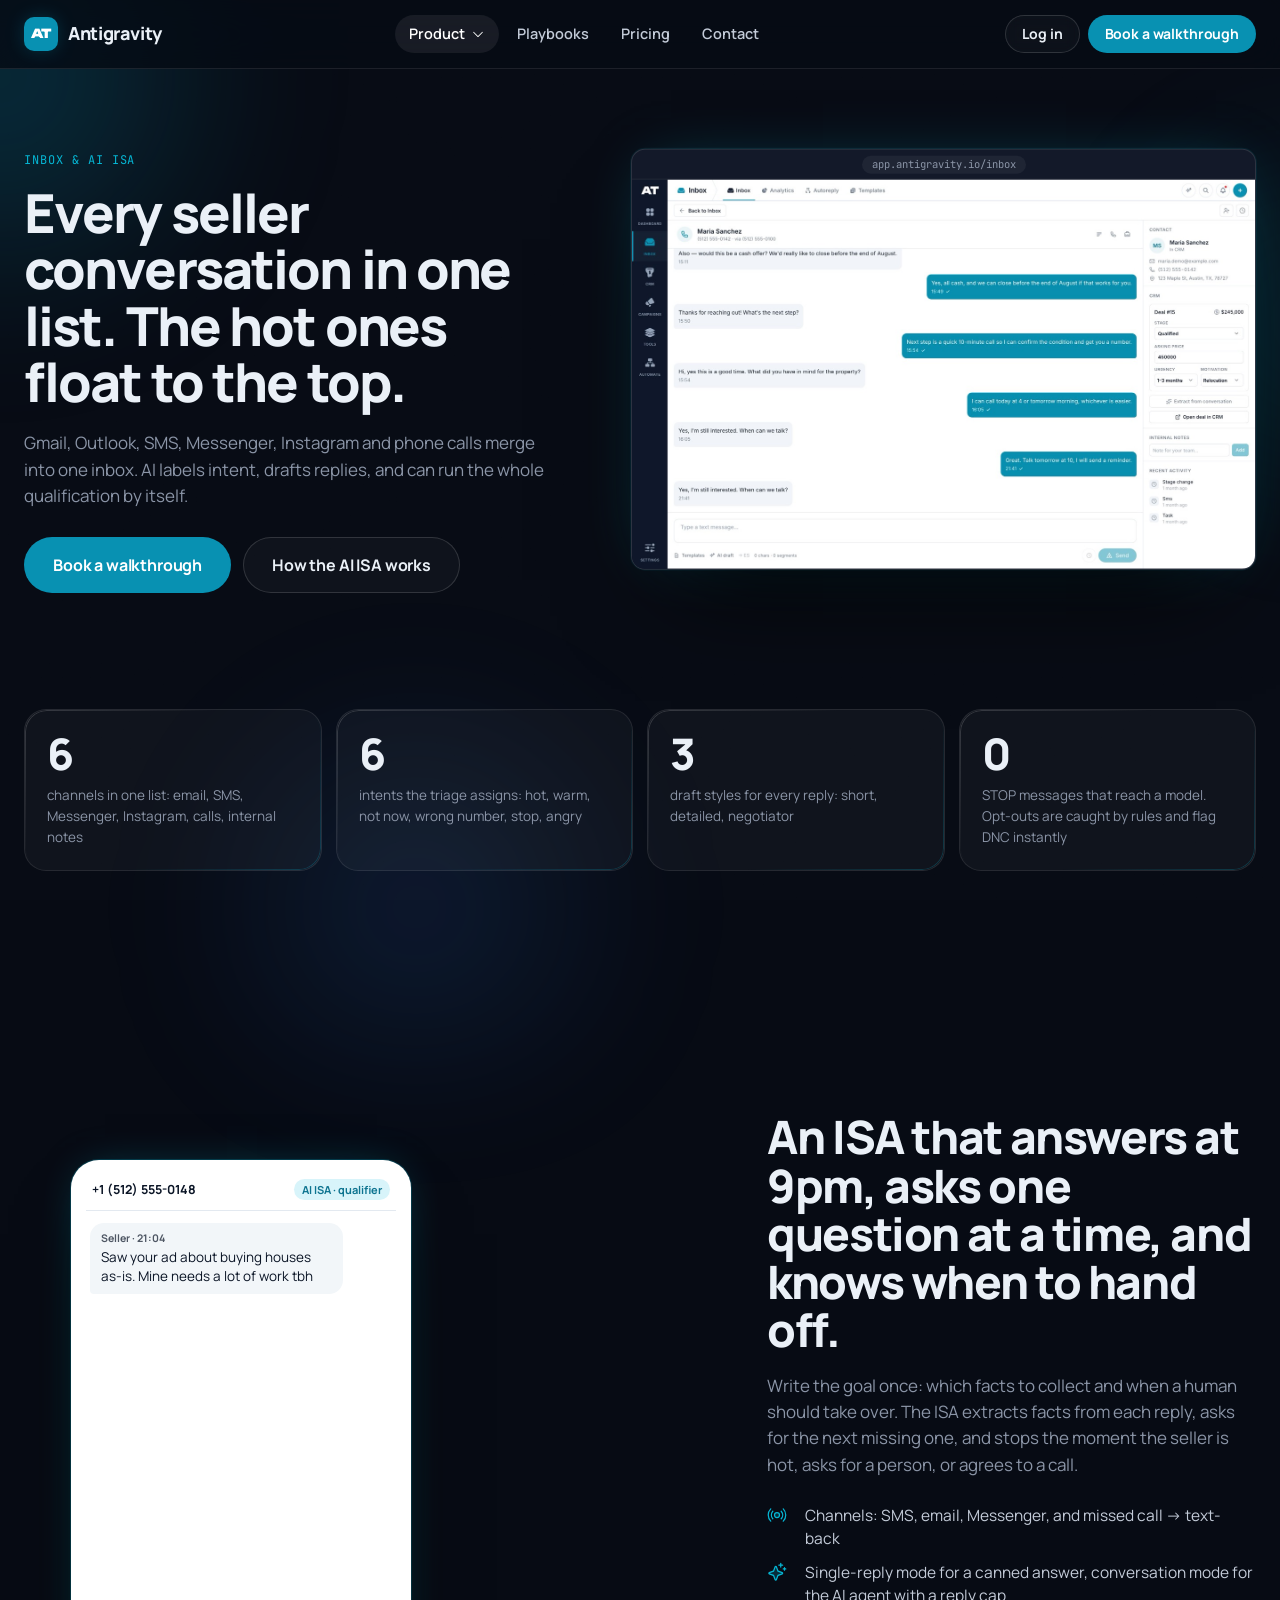
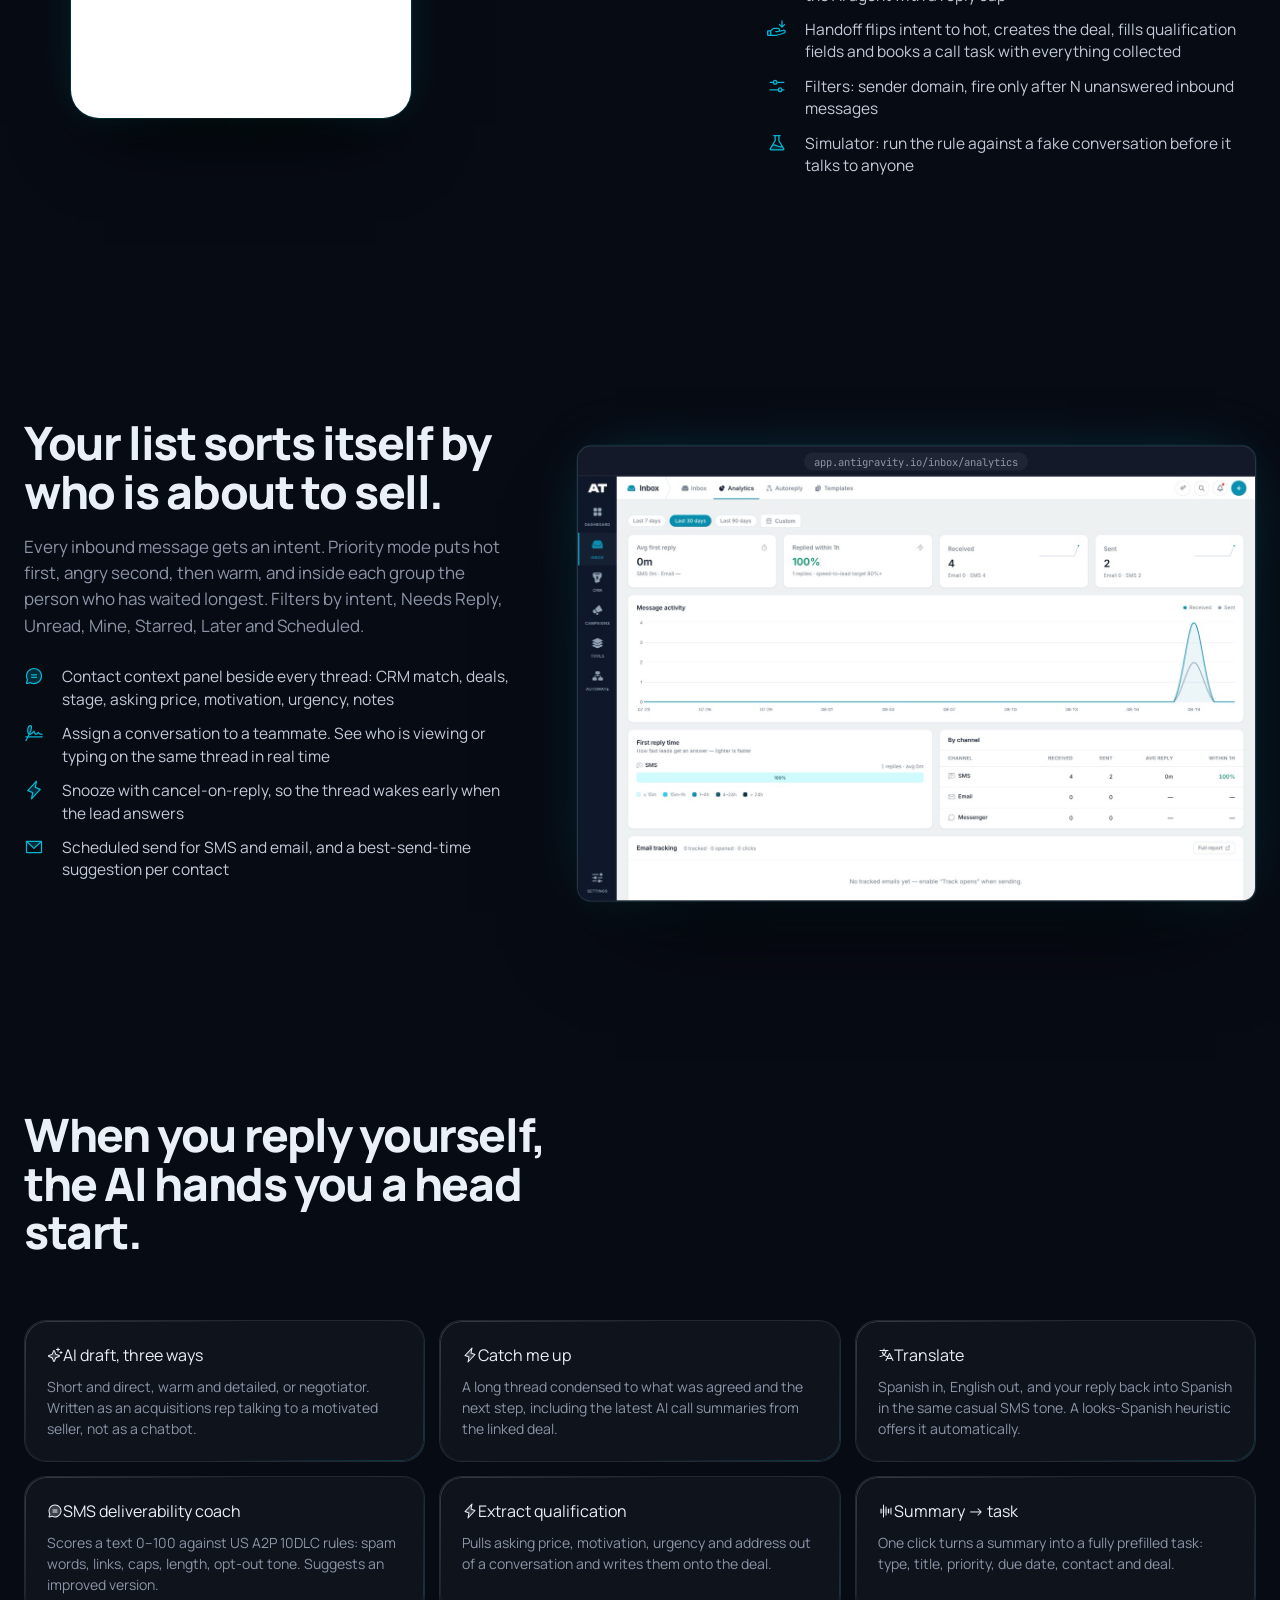
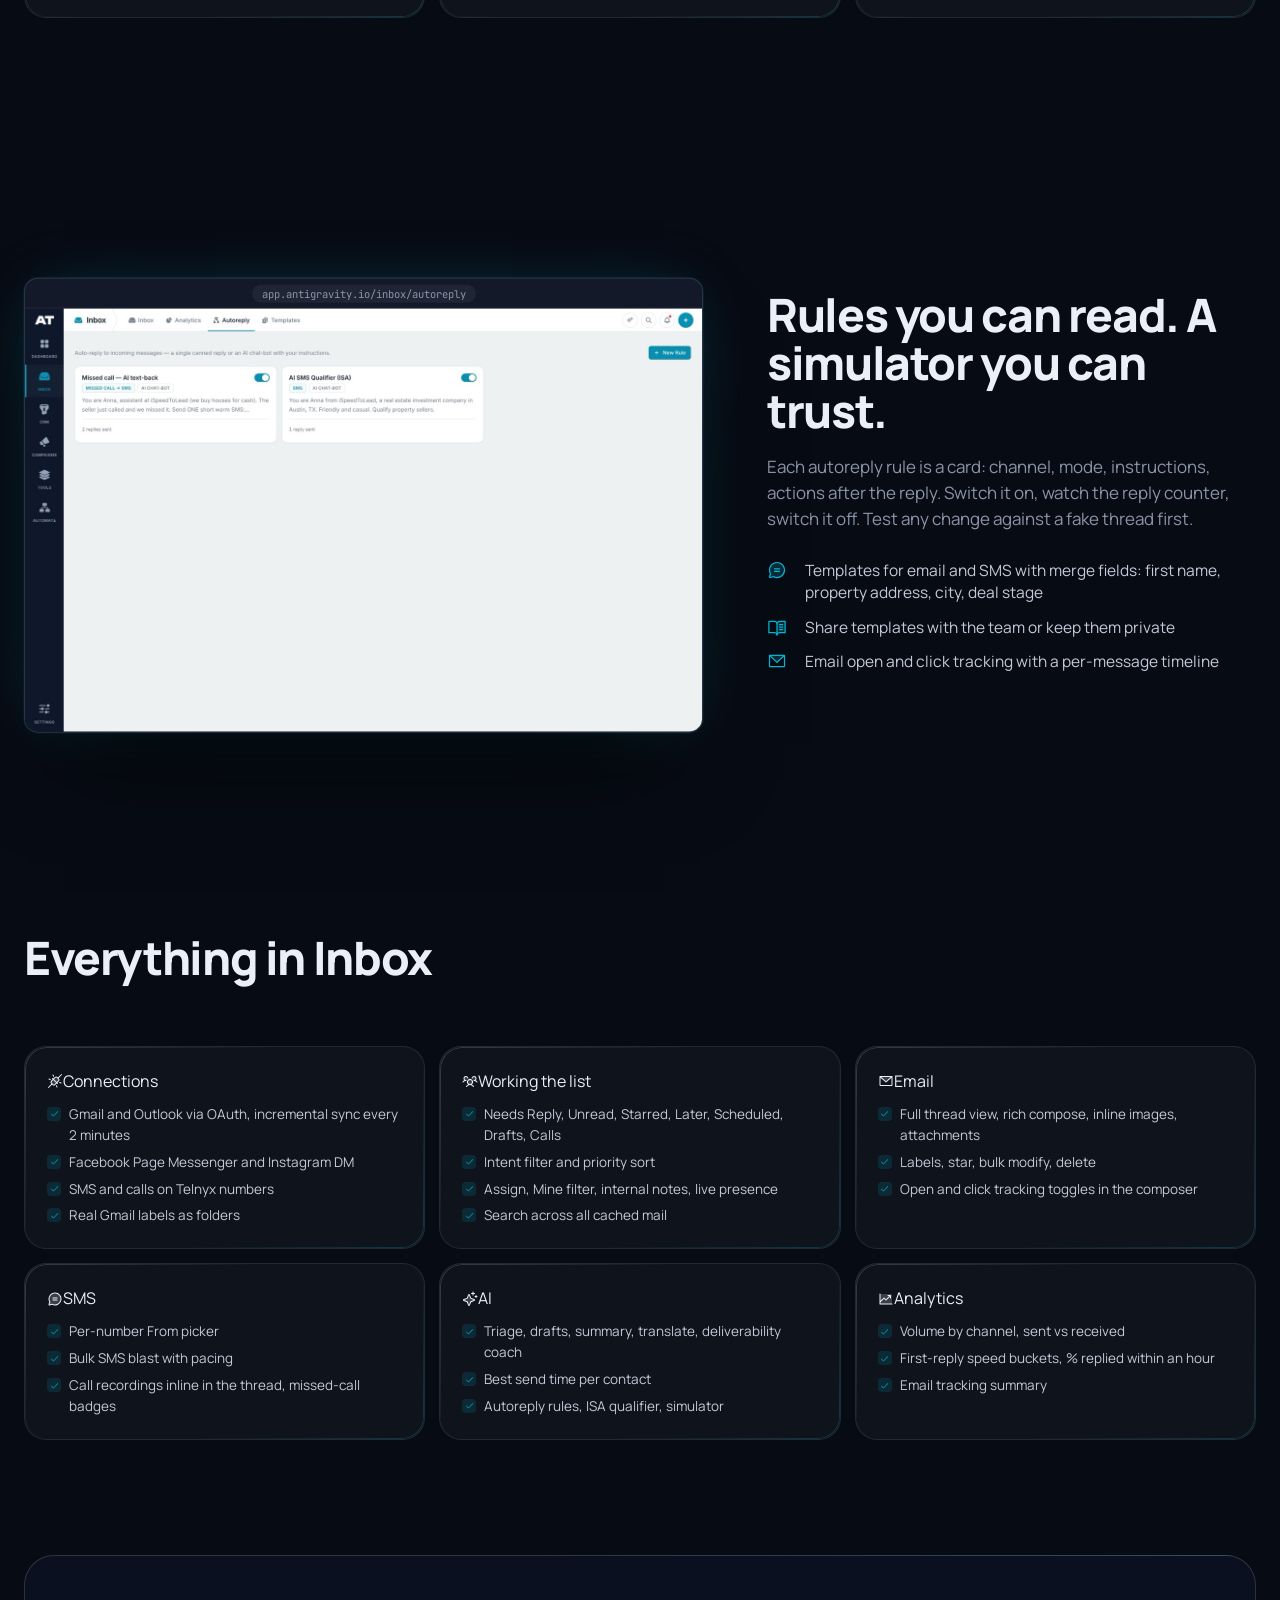
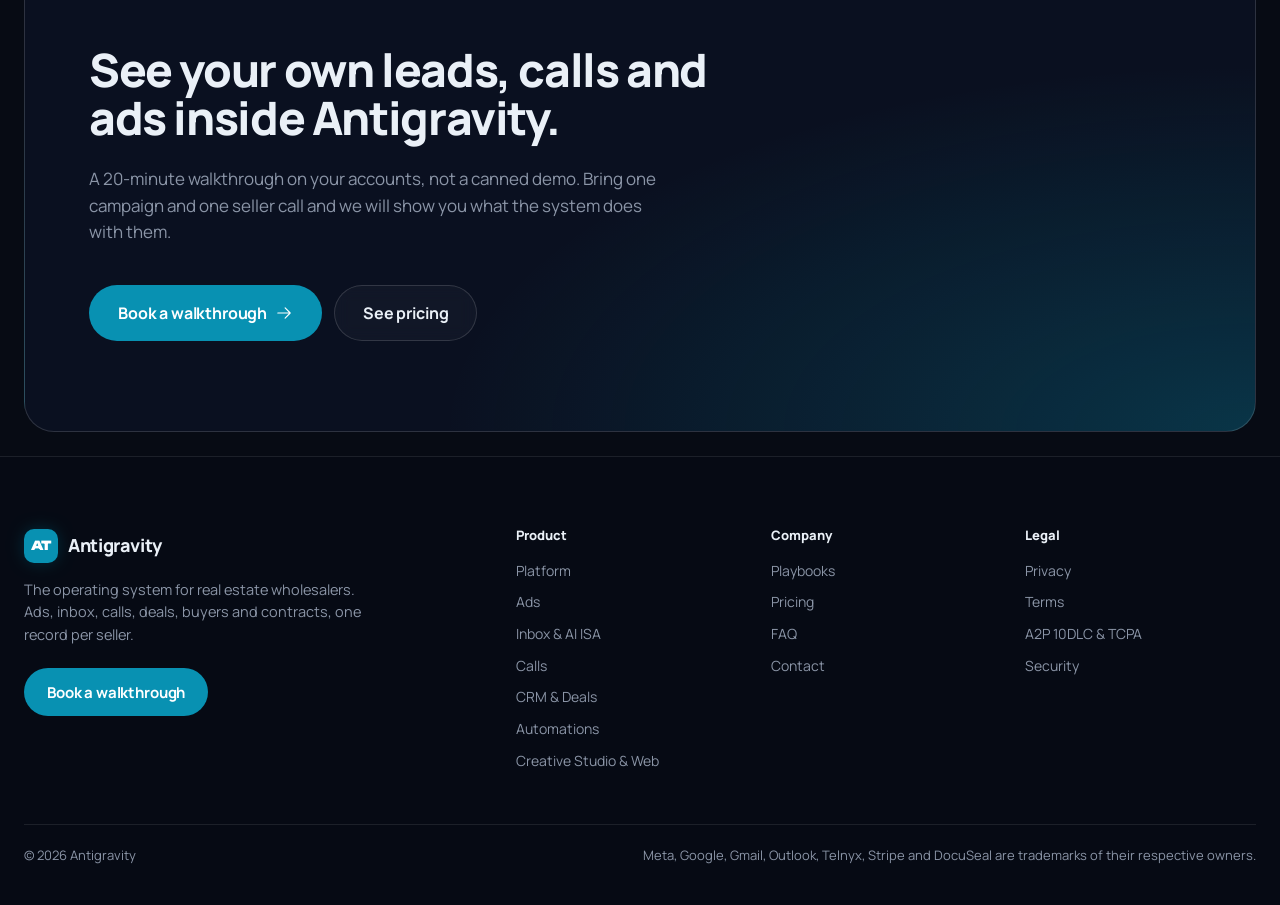
<file: inbox.html>
<!doctype html>
<html lang="en" class="dark">
<head>
<meta charset="utf-8">
<meta name="viewport" content="width=device-width, initial-scale=1">
<title>Inbox & AI ISA – every channel, one list, a qualifier that texts back in seconds</title>
<meta name="description" content="Email, SMS, Messenger, Instagram and calls in one inbox. AI triage by intent, three draft styles, translation, an AI ISA that qualifies sellers and hands off hot leads.">
<meta name="theme-color" content="#070b14">
<link rel="icon" href="assets/favicon.svg" type="image/svg+xml">
<link rel="preconnect" href="https://fonts.googleapis.com">
<link rel="preconnect" href="https://fonts.gstatic.com" crossorigin>
<link href="https://fonts.googleapis.com/css2?family=Manrope:wght@400;500;600;700;800&family=JetBrains+Mono:wght@400;500&family=Unbounded:wght@900&display=swap" rel="stylesheet">
<link rel="stylesheet" href="css/site.css">
</head>
<body>
<svg class="ph-sprite" aria-hidden="true" focusable="false"><symbol id="i-duotone-book-open-text" viewBox="0 0 256 256"><path d="M232,56V200H160a32,32,0,0,0-32,32V88a32,32,0,0,1,32-32Z" opacity="0.2"/><path d="M232,48H160a40,40,0,0,0-32,16A40,40,0,0,0,96,48H24a8,8,0,0,0-8,8V200a8,8,0,0,0,8,8H96a24,24,0,0,1,24,24,8,8,0,0,0,16,0,24,24,0,0,1,24-24h72a8,8,0,0,0,8-8V56A8,8,0,0,0,232,48ZM96,192H32V64H96a24,24,0,0,1,24,24V200A39.81,39.81,0,0,0,96,192Zm128,0H160a39.81,39.81,0,0,0-24,8V88a24,24,0,0,1,24-24h64ZM160,88h40a8,8,0,0,1,0,16H160a8,8,0,0,1,0-16Zm48,40a8,8,0,0,1-8,8H160a8,8,0,0,1,0-16h40A8,8,0,0,1,208,128Zm0,32a8,8,0,0,1-8,8H160a8,8,0,0,1,0-16h40A8,8,0,0,1,208,160Z"/></symbol><symbol id="i-duotone-broadcast" viewBox="0 0 256 256"><path d="M160,128a32,32,0,1,1-32-32A32,32,0,0,1,160,128Z" opacity="0.2"/><path d="M128,88a40,40,0,1,0,40,40A40,40,0,0,0,128,88Zm0,64a24,24,0,1,1,24-24A24,24,0,0,1,128,152Zm73.71,7.14a80,80,0,0,1-14.08,22.2,8,8,0,0,1-11.92-10.67,63.95,63.95,0,0,0,0-85.33,8,8,0,1,1,11.92-10.67,80.08,80.08,0,0,1,14.08,84.47ZM69,103.09a64,64,0,0,0,11.26,67.58,8,8,0,0,1-11.92,10.67,79.93,79.93,0,0,1,0-106.67A8,8,0,1,1,80.29,85.34,63.77,63.77,0,0,0,69,103.09ZM248,128a119.58,119.58,0,0,1-34.29,84,8,8,0,1,1-11.42-11.2,103.9,103.9,0,0,0,0-145.56A8,8,0,1,1,213.71,44,119.58,119.58,0,0,1,248,128ZM53.71,200.78A8,8,0,1,1,42.29,212a119.87,119.87,0,0,1,0-168,8,8,0,1,1,11.42,11.2,103.9,103.9,0,0,0,0,145.56Z"/></symbol><symbol id="i-duotone-chart-line-up" viewBox="0 0 256 256"><path d="M224,64V208H32V48H208A16,16,0,0,1,224,64Z" opacity="0.2"/><path d="M232,208a8,8,0,0,1-8,8H32a8,8,0,0,1-8-8V48a8,8,0,0,1,16,0V156.69l50.34-50.35a8,8,0,0,1,11.32,0L128,132.69,180.69,80H160a8,8,0,0,1,0-16h40a8,8,0,0,1,8,8v40a8,8,0,0,1-16,0V91.31l-58.34,58.35a8,8,0,0,1-11.32,0L96,123.31l-56,56V200H224A8,8,0,0,1,232,208Z"/></symbol><symbol id="i-duotone-chat-circle-text" viewBox="0 0 256 256"><path d="M224,128A96,96,0,0,1,79.93,211.11h0L42.54,223.58a8,8,0,0,1-10.12-10.12l12.47-37.39h0A96,96,0,1,1,224,128Z" opacity="0.2"/><path d="M128,24A104,104,0,0,0,36.18,176.88L24.83,210.93a16,16,0,0,0,20.24,20.24l34.05-11.35A104,104,0,1,0,128,24Zm0,192a87.87,87.87,0,0,1-44.06-11.81,8,8,0,0,0-4-1.08,7.85,7.85,0,0,0-2.53.42L40,216,52.47,178.6a8,8,0,0,0-.66-6.54A88,88,0,1,1,128,216Zm40-104a8,8,0,0,1-8,8H96a8,8,0,0,1,0-16h64A8,8,0,0,1,168,112Zm0,32a8,8,0,0,1-8,8H96a8,8,0,0,1,0-16h64A8,8,0,0,1,168,144Z"/></symbol><symbol id="i-duotone-envelope-simple" viewBox="0 0 256 256"><path d="M224,56l-96,88L32,56Z" opacity="0.2"/><path d="M224,48H32a8,8,0,0,0-8,8V192a16,16,0,0,0,16,16H216a16,16,0,0,0,16-16V56A8,8,0,0,0,224,48ZM203.43,64,128,133.15,52.57,64ZM216,192H40V74.19l82.59,75.71a8,8,0,0,0,10.82,0L216,74.19V192Z"/></symbol><symbol id="i-duotone-flask" viewBox="0 0 256 256"><path d="M208,216H48a8,8,0,0,1-6.86-12.12l30.48-50.8h0c13.23-2.48,32-1.41,56.37,10.92,32.25,16.33,54.75,12.91,67.5,7.65h0l19.34,32.23A8,8,0,0,1,208,216Z" opacity="0.2"/><path d="M221.69,199.77,160,96.92V40h8a8,8,0,0,0,0-16H88a8,8,0,0,0,0,16h8V96.92L34.31,199.77A16,16,0,0,0,48,224H208a16,16,0,0,0,13.72-24.23ZM110.86,103.25A7.93,7.93,0,0,0,112,99.14V40h32V99.14a7.93,7.93,0,0,0,1.14,4.11L183.36,167c-12,2.37-29.07,1.37-51.75-10.11-15.91-8.05-31.05-12.32-45.22-12.81ZM48,208l28.54-47.58c14.25-1.73,30.31,1.85,47.82,10.72,19,9.61,35,12.88,48,12.88a69.89,69.89,0,0,0,19.55-2.7L208,208Z"/></symbol><symbol id="i-duotone-hand-arrow-down" viewBox="0 0 256 256"><path d="M48,152v56H16a8,8,0,0,1-8-8V160a8,8,0,0,1,8-8Z" opacity="0.2"/><path d="M230.33,141.06a24.4,24.4,0,0,0-21.24-4.23l-41.84,9.62A28,28,0,0,0,140,112H89.94a31.82,31.82,0,0,0-22.63,9.37L44.69,144H16A16,16,0,0,0,0,160v40a16,16,0,0,0,16,16H120a7.93,7.93,0,0,0,1.94-.24l64-16a6.94,6.94,0,0,0,1.19-.4L226,182.82l.44-.2a24.6,24.6,0,0,0,3.93-41.56ZM16,160H40v40H16Zm203.43,8.21-38,16.18L119,200H56V155.31l22.63-22.62A15.86,15.86,0,0,1,89.94,128H140a12,12,0,0,1,0,24H112a8,8,0,0,0,0,16h32a8.32,8.32,0,0,0,1.79-.2l67-15.41.31-.08a8.6,8.6,0,0,1,6.3,15.9ZM154.34,77.66a8,8,0,0,1,11.32-11.32L184,84.69V24a8,8,0,0,1,16,0V84.69l18.34-18.35a8,8,0,0,1,11.32,11.32l-32,32a8,8,0,0,1-11.32,0Z"/></symbol><symbol id="i-duotone-house-line" viewBox="0 0 256 256"><path d="M216,116.69V216H152V152H104v64H40V116.69l82.34-82.35a8,8,0,0,1,11.32,0Z" opacity="0.2"/><path d="M240,208H224V136l2.34,2.34A8,8,0,0,0,237.66,127L139.31,28.68a16,16,0,0,0-22.62,0L18.34,127a8,8,0,0,0,11.32,11.31L32,136v72H16a8,8,0,0,0,0,16H240a8,8,0,0,0,0-16ZM48,120l80-80,80,80v88H160V152a8,8,0,0,0-8-8H104a8,8,0,0,0-8,8v56H48Zm96,88H112V160h32Z"/></symbol><symbol id="i-duotone-lightning" viewBox="0 0 256 256"><path d="M96,240l16-80L48,136,160,16,144,96l64,24Z" opacity="0.2"/><path d="M215.79,118.17a8,8,0,0,0-5-5.66L153.18,90.9l14.66-73.33a8,8,0,0,0-13.69-7l-112,120a8,8,0,0,0,3,13l57.63,21.61L88.16,238.43a8,8,0,0,0,13.69,7l112-120A8,8,0,0,0,215.79,118.17ZM109.37,214l10.47-52.38a8,8,0,0,0-5-9.06L62,132.71l84.62-90.66L136.16,94.43a8,8,0,0,0,5,9.06l52.8,19.8Z"/></symbol><symbol id="i-duotone-phone-call" viewBox="0 0 256 256"><path d="M215.94,182.08A48.33,48.33,0,0,1,168,224,136,136,0,0,1,32,88,48.33,48.33,0,0,1,73.92,40.06a8,8,0,0,1,8.3,4.8l21.13,47.2a8,8,0,0,1-.66,7.53L81.32,125a7.93,7.93,0,0,0-.54,7.81c8.27,16.93,25.77,34.22,42.75,42.41a7.92,7.92,0,0,0,7.83-.59l25-21.3a8,8,0,0,1,7.59-.69l47.16,21.13A8,8,0,0,1,215.94,182.08Z" opacity="0.2"/><path d="M144.27,45.93a8,8,0,0,1,9.8-5.66,86.22,86.22,0,0,1,61.66,61.66,8,8,0,0,1-5.66,9.8A8.23,8.23,0,0,1,208,112a8,8,0,0,1-7.73-5.94,70.35,70.35,0,0,0-50.33-50.33A8,8,0,0,1,144.27,45.93Zm-2.33,41.8c13.79,3.68,22.65,12.54,26.33,26.33A8,8,0,0,0,176,120a8.23,8.23,0,0,0,2.07-.27,8,8,0,0,0,5.66-9.8c-5.12-19.16-18.5-32.54-37.66-37.66a8,8,0,1,0-4.13,15.46Zm81.94,95.35A56.26,56.26,0,0,1,168,232C88.6,232,24,167.4,24,88A56.26,56.26,0,0,1,72.92,32.12a16,16,0,0,1,16.62,9.52l21.12,47.15,0,.12A16,16,0,0,1,109.39,104c-.18.27-.37.52-.57.77L88,129.45c7.49,15.22,23.41,31,38.83,38.51l24.34-20.71a8.12,8.12,0,0,1,.75-.56,16,16,0,0,1,15.17-1.4l.13.06,47.11,21.11A16,16,0,0,1,223.88,183.08Zm-15.88-2s-.07,0-.11,0h0l-47-21.05-24.35,20.71a8.44,8.44,0,0,1-.74.56,16,16,0,0,1-15.75,1.14c-18.73-9.05-37.4-27.58-46.46-46.11a16,16,0,0,1,1-15.7,6.13,6.13,0,0,1,.57-.77L96,95.15l-21-47a.61.61,0,0,1,0-.12A40.2,40.2,0,0,0,40,88,128.14,128.14,0,0,0,168,216,40.21,40.21,0,0,0,208,181.07Z"/></symbol><symbol id="i-duotone-plugs-connected" viewBox="0 0 256 256"><path d="M185,127,127,185a24,24,0,0,1-33.94,0L71,162.91A24,24,0,0,1,71,129L129,71a24,24,0,0,1,33.94,0L185,93.09A24,24,0,0,1,185,127Z" opacity="0.2"/><path d="M237.66,18.34a8,8,0,0,0-11.32,0l-52.4,52.41-5.37-5.38a32.05,32.05,0,0,0-45.26,0L100,88.69l-6.34-6.35A8,8,0,0,0,82.34,93.66L88.69,100,65.37,123.31a32,32,0,0,0,0,45.26l5.38,5.37-52.41,52.4a8,8,0,0,0,11.32,11.32l52.4-52.41,5.37,5.38a32.06,32.06,0,0,0,45.26,0L156,167.31l6.34,6.35a8,8,0,0,0,11.32-11.32L167.31,156l23.32-23.31a32,32,0,0,0,0-45.26l-5.38-5.37,52.41-52.4A8,8,0,0,0,237.66,18.34Zm-116.29,161a16,16,0,0,1-22.62,0L76.69,157.25a16,16,0,0,1,0-22.62L100,111.31,144.69,156Zm57.94-57.94h0L156,144.69,111.31,100l23.32-23.31a16,16,0,0,1,22.62,0l22.06,22a16,16,0,0,1,0,22.63ZM88.57,35A8,8,0,0,1,103.43,29l8,20A8,8,0,0,1,96.57,55ZM24.57,93A8,8,0,0,1,35,88.57l20,8A8,8,0,0,1,49,111.43l-20-8A8,8,0,0,1,24.57,93ZM231.43,163a8,8,0,0,1-10.4,4.46l-20-8A8,8,0,1,1,207,144.57l20,8A8,8,0,0,1,231.43,163Zm-64,58.06A8,8,0,0,1,152.57,227l-8-20A8,8,0,0,1,159.43,201Z"/></symbol><symbol id="i-duotone-signature" viewBox="0 0 256 256"><path d="M67.41,142.56C35.71,129.52,45.41,32.07,78,32,111.82,32.05,92,90.26,67.41,142.56Z" opacity="0.2"/><path d="M232,168H63.86c2.66-5.24,5.33-10.63,8-16.11,14.94,1.65,32.58-8.78,52.66-31.14,5,13.46,14.45,30.93,30.58,31.25,9.09.18,18.11-5.2,27.42-16.37C189.31,143.75,203.3,152,232,152a8,8,0,0,0,0-16c-30.43,0-39.43-10.45-40-16.11a7.67,7.67,0,0,0-5.46-7.75,8.14,8.14,0,0,0-9.25,3.49C165.23,134.17,158,136.06,155.38,136c-8.26-.16-16.66-19.52-19.54-33.42a8,8,0,0,0-14.09-3.37C101.54,124.55,88,133.08,79.57,135.29,88.06,116.42,94.4,99.85,98.46,85.9c6.82-23.44,7.32-39.83,1.51-50.1-3-5.38-9.34-11.8-22.06-11.8C61.85,24,49.18,39.18,43.14,65.65c-3.59,15.71-4.18,33.21-1.62,48s7.87,25.55,15.59,31.94c-3.73,7.72-7.53,15.26-11.23,22.41H24a8,8,0,0,0,0,16H37.41c-11.32,21-20.12,35.64-20.26,35.88a8,8,0,1,0,13.71,8.24c.15-.26,11.27-18.79,24.7-44.12H232a8,8,0,0,0,0-16ZM58.74,69.21C62.72,51.74,70.43,40,77.91,40c5.33,0,7.1,1.86,8.13,3.67,3,5.33,6.52,24.19-21.66,86.39C56.12,118.78,53.31,93,58.74,69.21Z"/></symbol><symbol id="i-duotone-sliders-horizontal" viewBox="0 0 256 256"><path d="M128,80a24,24,0,1,1-24-24A24,24,0,0,1,128,80Zm40,72a24,24,0,1,0,24,24A24,24,0,0,0,168,152Z" opacity="0.2"/><path d="M40,88H73a32,32,0,0,0,62,0h81a8,8,0,0,0,0-16H135a32,32,0,0,0-62,0H40a8,8,0,0,0,0,16Zm64-24A16,16,0,1,1,88,80,16,16,0,0,1,104,64ZM216,168H199a32,32,0,0,0-62,0H40a8,8,0,0,0,0,16h97a32,32,0,0,0,62,0h17a8,8,0,0,0,0-16Zm-48,24a16,16,0,1,1,16-16A16,16,0,0,1,168,192Z"/></symbol><symbol id="i-duotone-sparkle" viewBox="0 0 256 256"><path d="M194.82,151.43l-55.09,20.3-20.3,55.09a7.92,7.92,0,0,1-14.86,0l-20.3-55.09-55.09-20.3a7.92,7.92,0,0,1,0-14.86l55.09-20.3,20.3-55.09a7.92,7.92,0,0,1,14.86,0l20.3,55.09,55.09,20.3A7.92,7.92,0,0,1,194.82,151.43Z" opacity="0.2"/><path d="M197.58,129.06,146,110l-19-51.62a15.92,15.92,0,0,0-29.88,0L78,110l-51.62,19a15.92,15.92,0,0,0,0,29.88L78,178l19,51.62a15.92,15.92,0,0,0,29.88,0L146,178l51.62-19a15.92,15.92,0,0,0,0-29.88ZM137,164.22a8,8,0,0,0-4.74,4.74L112,223.85,91.78,169A8,8,0,0,0,87,164.22L32.15,144,87,123.78A8,8,0,0,0,91.78,119L112,64.15,132.22,119a8,8,0,0,0,4.74,4.74L191.85,144ZM144,40a8,8,0,0,1,8-8h16V16a8,8,0,0,1,16,0V32h16a8,8,0,0,1,0,16H184V64a8,8,0,0,1-16,0V48H152A8,8,0,0,1,144,40ZM248,88a8,8,0,0,1-8,8h-8v8a8,8,0,0,1-16,0V96h-8a8,8,0,0,1,0-16h8V72a8,8,0,0,1,16,0v8h8A8,8,0,0,1,248,88Z"/></symbol><symbol id="i-duotone-translate" viewBox="0 0 256 256"><path d="M224,184H144l40-80ZM96,127.56h0A95.78,95.78,0,0,0,128,56H64A95.78,95.78,0,0,0,96,127.56Z" opacity="0.2"/><path d="M247.15,212.42l-56-112a8,8,0,0,0-14.31,0l-21.71,43.43A88,88,0,0,1,108,126.93,103.65,103.65,0,0,0,135.69,64H160a8,8,0,0,0,0-16H104V32a8,8,0,0,0-16,0V48H32a8,8,0,0,0,0,16h87.63A87.7,87.7,0,0,1,96,116.35a87.74,87.74,0,0,1-19-31,8,8,0,1,0-15.08,5.34A103.63,103.63,0,0,0,84,127a87.55,87.55,0,0,1-52,17,8,8,0,0,0,0,16,103.46,103.46,0,0,0,64-22.08,104.18,104.18,0,0,0,51.44,21.31l-26.6,53.19a8,8,0,0,0,14.31,7.16L148.94,192h70.11l13.79,27.58A8,8,0,0,0,240,224a8,8,0,0,0,7.15-11.58ZM156.94,176,184,121.89,211.05,176Z"/></symbol><symbol id="i-duotone-users-three" viewBox="0 0 256 256"><path d="M168,144a40,40,0,1,1-40-40A40,40,0,0,1,168,144ZM64,56A32,32,0,1,0,96,88,32,32,0,0,0,64,56Zm128,0a32,32,0,1,0,32,32A32,32,0,0,0,192,56Z" opacity="0.2"/><path d="M244.8,150.4a8,8,0,0,1-11.2-1.6A51.6,51.6,0,0,0,192,128a8,8,0,0,1,0-16,24,24,0,1,0-23.24-30,8,8,0,1,1-15.5-4A40,40,0,1,1,219,117.51a67.94,67.94,0,0,1,27.43,21.68A8,8,0,0,1,244.8,150.4ZM190.92,212a8,8,0,1,1-13.85,8,57,57,0,0,0-98.15,0,8,8,0,1,1-13.84-8,72.06,72.06,0,0,1,33.74-29.92,48,48,0,1,1,58.36,0A72.06,72.06,0,0,1,190.92,212ZM128,176a32,32,0,1,0-32-32A32,32,0,0,0,128,176ZM72,120a8,8,0,0,0-8-8A24,24,0,1,1,87.24,82a8,8,0,1,0,15.5-4A40,40,0,1,0,37,117.51,67.94,67.94,0,0,0,9.6,139.19a8,8,0,1,0,12.8,9.61A51.6,51.6,0,0,1,64,128,8,8,0,0,0,72,120Z"/></symbol><symbol id="i-duotone-waveform" viewBox="0 0 256 256"><path d="M208,96v64H48V96Z" opacity="0.2"/><path d="M56,96v64a8,8,0,0,1-16,0V96a8,8,0,0,1,16,0ZM88,24a8,8,0,0,0-8,8V224a8,8,0,0,0,16,0V32A8,8,0,0,0,88,24Zm40,32a8,8,0,0,0-8,8V192a8,8,0,0,0,16,0V64A8,8,0,0,0,128,56Zm40,32a8,8,0,0,0-8,8v64a8,8,0,0,0,16,0V96A8,8,0,0,0,168,88Zm40-16a8,8,0,0,0-8,8v96a8,8,0,0,0,16,0V80A8,8,0,0,0,208,72Z"/></symbol><symbol id="i-regular-arrow-right" viewBox="0 0 256 256"><path d="M221.66,133.66l-72,72a8,8,0,0,1-11.32-11.32L196.69,136H40a8,8,0,0,1,0-16H196.69L138.34,61.66a8,8,0,0,1,11.32-11.32l72,72A8,8,0,0,1,221.66,133.66Z"/></symbol><symbol id="i-regular-caret-down" viewBox="0 0 256 256"><path d="M213.66,101.66l-80,80a8,8,0,0,1-11.32,0l-80-80A8,8,0,0,1,53.66,90.34L128,164.69l74.34-74.35a8,8,0,0,1,11.32,11.32Z"/></symbol></svg>
<a class="skip" href="#main">Skip to content</a>
<div class="aurora" aria-hidden="true"><i></i><i></i><i></i></div>
<div class="grain" aria-hidden="true"></div>

<header class="nav" id="nav">
  <div class="wrap nav__bar">
    <a href="index.html" class="brand" aria-label="Antigravity home"><span class="brand__mark">AT</span><span>Antigravity</span></a>

    <nav class="nav__menu" aria-label="Primary">
      <div class="nav__item nav__item--mega">
        <button class="nav__link" data-nav="product" aria-current="page" aria-expanded="false" aria-controls="mega">Product <svg class="ic" aria-hidden="true"><use href="#i-regular-caret-down"></use></svg></button>
        <div class="mega" id="mega">
          <div class="mega__grid">
            <a class="mega__card" href="ads.html"><img class="ico3d" src="assets/icons/ads.png" alt=""><div><b>Ads</b><span>Meta + Google in one manager, playbooks, plain-English insights, budget guards, audit.</span></div></a>
            <a class="mega__card" href="inbox.html"><img class="ico3d" src="assets/icons/inbox.png" alt=""><div><b>Inbox &amp; AI ISA</b><span>Email, SMS, Messenger, Instagram and calls in one list. A qualifier that texts back in seconds.</span></div></a>
            <a class="mega__card" href="calls.html"><img class="ico3d" src="assets/icons/calls.png" alt=""><div><b>Calls</b><span>Browser softphone on your numbers, transcripts, summaries and fields that fill themselves.</span></div></a>
            <a class="mega__card" href="crm.html"><img class="ico3d" src="assets/icons/crm.png" alt=""><div><b>CRM &amp; Deals</b><span>Pipeline, property intel, skip trace, cash buyers, dispo blast, offers, e-sign contracts.</span></div></a>
            <a class="mega__card" href="automations.html"><img class="ico3d" src="assets/icons/auto.png" alt=""><div><b>Automations</b><span>Visual workflows on triggers, timing windows, yes/no branches, guardrails in the engine.</span></div></a>
            <a class="mega__card" href="studio.html"><img class="ico3d" src="assets/icons/studio.png" alt=""><div><b>Creative Studio &amp; Web</b><span>AI ad creatives in every size, landing page builder, domains, brand analyzer.</span></div></a>
          </div>
          <div class="mega__foot"><a href="platform.html">See the whole platform <svg class="ic" aria-hidden="true"><use href="#i-regular-arrow-right"></use></svg></a></div>
        </div>
      </div>
      <a class="nav__link" data-nav="playbooks" href="playbooks.html">Playbooks</a>
      <a class="nav__link" data-nav="pricing" href="pricing.html">Pricing</a>
      <a class="nav__link" data-nav="contact" href="contact.html">Contact</a>
    </nav>

    <div class="nav__actions">
      <a class="btn btn--ghost btn--sm" href="#">Log in</a>
      <a class="btn btn--primary btn--sm magnetic" href="contact.html">Book a walkthrough</a>
      <button class="nav__burger" id="burger" aria-label="Open menu" aria-expanded="false"><span></span><span></span></button>
    </div>
  </div>
  <div class="nav__mobile" id="mobileMenu">
    <a href="platform.html">Platform</a><a href="ads.html">Ads</a><a href="inbox.html">Inbox &amp; AI ISA</a><a href="calls.html">Calls</a><a href="crm.html">CRM &amp; Deals</a><a href="automations.html">Automations</a><a href="studio.html">Creative Studio &amp; Web</a><a href="playbooks.html">Playbooks</a><a href="pricing.html">Pricing</a><a href="contact.html">Contact</a>
    <a class="btn btn--primary" href="contact.html">Book a walkthrough</a>
  </div>
</header>

<main id="main">


<section class="phero">
  <div class="wrap phero__grid">
    <div>
      <span class="kicker">Inbox &amp; AI ISA</span>
      <h1 class="h1">Every seller conversation in one list. The hot ones float to the top.</h1>
      <p class="lead">Gmail, Outlook, SMS, Messenger, Instagram and phone calls merge into one inbox. AI labels intent, drafts replies, and can run the whole qualification by itself.</p>
      <div class="phero__cta"><a class="btn btn--primary btn--lg" href="contact.html">Book a walkthrough</a><a class="btn btn--ghost btn--lg" href="#isa">How the AI ISA works</a></div>
    </div>
    <div class="phero__visual reveal">
      <div class="frame lift"><div class="frame__bar"><span class="frame__url">app.antigravity.io/inbox</span></div><img loading="lazy" decoding="async" src="assets/shots/inbox-sms.jpg" alt="Unified inbox with an SMS thread and the CRM context panel" srcset="assets/shots/inbox-sms-sm.jpg 700w, assets/shots/inbox-sms.jpg 1400w" sizes="(max-width: 760px) 94vw, 720px"></div>
    </div>
  </div>
</section>

<section class="section">
  <div class="wrap">
    <div class="stats reveal">
      <div class="stat glass spot"><div class="num">6</div><p>channels in one list: email, SMS, Messenger, Instagram, calls, internal notes</p></div>
      <div class="stat glass spot"><div class="num">6</div><p>intents the triage assigns: hot, warm, not now, wrong number, stop, angry</p></div>
      <div class="stat glass spot"><div class="num">3</div><p>draft styles for every reply: short, detailed, negotiator</p></div>
      <div class="stat glass spot"><div class="num">0</div><p>STOP messages that reach a model. Opt-outs are caught by rules and flag DNC instantly</p></div>
    </div>
  </div>
</section>

<!-- ISA chapter -->
<section class="section " id="isa">
  <div class="wrap chapter chapter--flip">
    <div class="chapter__copy">
      <h2 class="h2">An ISA that answers at 9pm, asks one question at a time, and knows when to hand off.</h2>
      <p class="lead mt-2">Write the goal once: which facts to collect and when a human should take over. The ISA extracts facts from each reply, asks for the next missing one, and stops the moment the seller is hot, asks for a person, or agrees to a call.</p>
      <ul class="caps">
        <li><svg class="ic" aria-hidden="true"><use href="#i-duotone-broadcast"></use></svg><span>Channels: SMS, email, Messenger, and missed call → text-back</span></li>
        <li><svg class="ic" aria-hidden="true"><use href="#i-duotone-sparkle"></use></svg><span>Single-reply mode for a canned answer, conversation mode for the AI agent with a reply cap</span></li>
        <li><svg class="ic" aria-hidden="true"><use href="#i-duotone-hand-arrow-down"></use></svg><span>Handoff flips intent to hot, creates the deal, fills qualification fields and books a call task with everything collected</span></li>
        <li><svg class="ic" aria-hidden="true"><use href="#i-duotone-sliders-horizontal"></use></svg><span>Filters: sender domain, fire only after N unanswered inbound messages</span></li>
        <li><svg class="ic" aria-hidden="true"><use href="#i-duotone-flask"></use></svg><span>Simulator: run the rule against a fake conversation before it talks to anyone</span></li>
      </ul>
    </div>
    <div class="chapter__visual" style="display:flex;gap:16px;justify-content:center;align-items:flex-start;flex-wrap:wrap">
      <div class="phone">
        <div class="phone__h"><b>+1 (512) 555-0148</b><span class="pill pill--cyan">AI ISA · qualifier</span></div>
        <div class="sms">
          <div class="bubble bubble--in"><span class="who">Seller · 21:04</span>Saw your ad about buying houses as-is. Mine needs a lot of work tbh</div>
          <div class="bubble bubble--out"><span class="who">ISA · 21:04</span>No problem at all, we buy as-is and cover repairs. What’s the address so I can pull it up?</div>
          <div class="bubble bubble--in"><span class="who">Seller</span>310 Pine St, Garland. Tenants just moved out.</div>
          <div class="bubble bubble--out"><span class="who">ISA</span>Thanks. Do you have a number in mind, or would you like us to make the first offer?</div>
          <div class="bubble bubble--in"><span class="who">Seller</span>I'd take around 110 if it's fast. Can someone actually call me? Mornings are best.</div>
          <div class="bubble bubble--sys">✓ Hot · handed off · call task tomorrow 09:00</div>
        </div>
      </div>
      <div class="sms-side" style="display:grid;gap:10px;width:230px;margin-top:40px">
        <div class="callout"><svg class="ic" aria-hidden="true"><use href="#i-duotone-house-line"></use></svg><div><b>Deal · 310 Pine St</b><span>asking $110k · vacant · repairs</span></div></div>
        <div class="callout"><svg class="ic" aria-hidden="true"><use href="#i-duotone-phone-call"></use></svg><div><b>Task · call · high</b><span>Tomorrow 09:00 · notes attached</span></div></div>
      </div>
    </div>
  </div>
</section>

<!-- Triage chapter on night -->
<section class="section ">
  <div class="wrap chapter">
    <div class="chapter__copy">
      <h2 class="h2">Your list sorts itself by who is about to sell.</h2>
      <p class="lead mt-2">Every inbound message gets an intent. Priority mode puts hot first, angry second, then warm, and inside each group the person who has waited longest. Filters by intent, Needs Reply, Unread, Mine, Starred, Later and Scheduled.</p>
      <ul class="caps">
        <li><svg class="ic" aria-hidden="true"><use href="#i-duotone-chat-circle-text"></use></svg><span>Contact context panel beside every thread: CRM match, deals, stage, asking price, motivation, urgency, notes</span></li>
        <li><svg class="ic" aria-hidden="true"><use href="#i-duotone-signature"></use></svg><span>Assign a conversation to a teammate. See who is viewing or typing on the same thread in real time</span></li>
        <li><svg class="ic" aria-hidden="true"><use href="#i-duotone-lightning"></use></svg><span>Snooze with cancel-on-reply, so the thread wakes early when the lead answers</span></li>
        <li><svg class="ic" aria-hidden="true"><use href="#i-duotone-envelope-simple"></use></svg><span>Scheduled send for SMS and email, and a best-send-time suggestion per contact</span></li>
      </ul>
    </div>
    <div class="chapter__visual reveal">
      <div class="frame lift"><div class="frame__bar"><span class="frame__url">app.antigravity.io/inbox/analytics</span></div><img decoding="async" src="assets/shots/inbox-analytics.jpg" alt="Inbox analytics: channel volume, first-reply speed, daily trend" loading="lazy" srcset="assets/shots/inbox-analytics-sm.jpg 700w, assets/shots/inbox-analytics.jpg 1400w" sizes="(max-width: 760px) 94vw, 720px"></div>
    </div>
  </div>
</section>

<!-- AI helpers -->
<section class="section">
  <div class="wrap">
    <div class="measure reveal"><h2 class="h2">When you reply yourself, the AI hands you a head start.</h2></div>
    <div class="catalogue mt-4">
      <div class="cat glass spot reveal"><h3None><svg class="ic" aria-hidden="true"><use href="#i-duotone-sparkle"></use></svg>AI draft, three ways</h3><p>Short and direct, warm and detailed, or negotiator. Written as an acquisitions rep talking to a motivated seller, not as a chatbot.</p></div>
      <div class="cat glass spot reveal"><h3None><svg class="ic" aria-hidden="true"><use href="#i-duotone-lightning"></use></svg>Catch me up</h3><p>A long thread condensed to what was agreed and the next step, including the latest AI call summaries from the linked deal.</p></div>
      <div class="cat glass spot reveal"><h3None><svg class="ic" aria-hidden="true"><use href="#i-duotone-translate"></use></svg>Translate</h3><p>Spanish in, English out, and your reply back into Spanish in the same casual SMS tone. A looks-Spanish heuristic offers it automatically.</p></div>
      <div class="cat glass spot reveal"><h3None><svg class="ic" aria-hidden="true"><use href="#i-duotone-chat-circle-text"></use></svg>SMS deliverability coach</h3><p>Scores a text 0–100 against US A2P 10DLC rules: spam words, links, caps, length, opt-out tone. Suggests an improved version.</p></div>
      <div class="cat glass spot reveal"><h3None><svg class="ic" aria-hidden="true"><use href="#i-duotone-lightning"></use></svg>Extract qualification</h3><p>Pulls asking price, motivation, urgency and address out of a conversation and writes them onto the deal.</p></div>
      <div class="cat glass spot reveal"><h3None><svg class="ic" aria-hidden="true"><use href="#i-duotone-waveform"></use></svg>Summary → task</h3><p>One click turns a summary into a fully prefilled task: type, title, priority, due date, contact and deal.</p></div>
    </div>
  </div>
</section>

<!-- Autoreply screenshot + templates -->
<section class="section  ">
  <div class="wrap chapter chapter--flip">
    <div class="chapter__copy">
      <h2 class="h2">Rules you can read. A simulator you can trust.</h2>
      <p class="lead mt-2">Each autoreply rule is a card: channel, mode, instructions, actions after the reply. Switch it on, watch the reply counter, switch it off. Test any change against a fake thread first.</p>
      <ul class="caps">
        <li><svg class="ic" aria-hidden="true"><use href="#i-duotone-chat-circle-text"></use></svg><span>Templates for email and SMS with merge fields: first name, property address, city, deal stage</span></li>
        <li><svg class="ic" aria-hidden="true"><use href="#i-duotone-book-open-text"></use></svg><span>Share templates with the team or keep them private</span></li>
        <li><svg class="ic" aria-hidden="true"><use href="#i-duotone-envelope-simple"></use></svg><span>Email open and click tracking with a per-message timeline</span></li>
      </ul>
    </div>
    <div class="chapter__visual reveal">
      <div class="frame lift"><div class="frame__bar"><span class="frame__url">app.antigravity.io/inbox/autoreply</span></div><img decoding="async" src="assets/shots/inbox-autoreply.jpg" alt="Autoreply rules: missed call text-back and AI SMS qualifier" loading="lazy" srcset="assets/shots/inbox-autoreply-sm.jpg 700w, assets/shots/inbox-autoreply.jpg 1400w" sizes="(max-width: 760px) 94vw, 720px"></div>
    </div>
  </div>
</section>

<section class="section">
  <div class="wrap">
    <div class="measure reveal"><h2 class="h2">Everything in Inbox</h2></div>
    <div class="catalogue mt-4">
      <div class="cat glass spot reveal"><h3None><svg class="ic" aria-hidden="true"><use href="#i-duotone-plugs-connected"></use></svg>Connections</h3><ul><li>Gmail and Outlook via OAuth, incremental sync every 2 minutes</li><li>Facebook Page Messenger and Instagram DM</li><li>SMS and calls on Telnyx numbers</li><li>Real Gmail labels as folders</li></ul></div>
      <div class="cat glass spot reveal"><h3None><svg class="ic" aria-hidden="true"><use href="#i-duotone-users-three"></use></svg>Working the list</h3><ul><li>Needs Reply, Unread, Starred, Later, Scheduled, Drafts, Calls</li><li>Intent filter and priority sort</li><li>Assign, Mine filter, internal notes, live presence</li><li>Search across all cached mail</li></ul></div>
      <div class="cat glass spot reveal"><h3None><svg class="ic" aria-hidden="true"><use href="#i-duotone-envelope-simple"></use></svg>Email</h3><ul><li>Full thread view, rich compose, inline images, attachments</li><li>Labels, star, bulk modify, delete</li><li>Open and click tracking toggles in the composer</li></ul></div>
      <div class="cat glass spot reveal"><h3None><svg class="ic" aria-hidden="true"><use href="#i-duotone-chat-circle-text"></use></svg>SMS</h3><ul><li>Per-number From picker</li><li>Bulk SMS blast with pacing</li><li>Call recordings inline in the thread, missed-call badges</li></ul></div>
      <div class="cat glass spot reveal"><h3None><svg class="ic" aria-hidden="true"><use href="#i-duotone-sparkle"></use></svg>AI</h3><ul><li>Triage, drafts, summary, translate, deliverability coach</li><li>Best send time per contact</li><li>Autoreply rules, ISA qualifier, simulator</li></ul></div>
      <div class="cat glass spot reveal"><h3None><svg class="ic" aria-hidden="true"><use href="#i-duotone-chart-line-up"></use></svg>Analytics</h3><ul><li>Volume by channel, sent vs received</li><li>First-reply speed buckets, % replied within an hour</li><li>Email tracking summary</li></ul></div>
    </div>
  </div>
</section>

<section class="section cta">
  <div class="wrap">
    <div class="cta__box reveal">
      <div>
        <h2 class="h2">See your own leads, calls and ads inside Antigravity.</h2>
        <p class="lead mt-2">A 20-minute walkthrough on your accounts, not a canned demo. Bring one campaign and one seller call and we will show you what the system does with them.</p>
        <div class="mt-3" style="display:flex;gap:12px;flex-wrap:wrap"><a class="btn btn--primary btn--lg magnetic" href="contact.html">Book a walkthrough <svg class="ic" aria-hidden="true"><use href="#i-regular-arrow-right"></use></svg></a><a class="btn btn--ghost btn--lg" href="pricing.html">See pricing</a></div>
      </div>
      <div class="cta__art"><img loading="lazy" decoding="async" src="assets/house-glow.png" alt=""></div>
    </div>
  </div>
</section>


</main>

<footer class="footer">
  <div class="wrap">
    <div class="footer__top">
      <div class="footer__brand">
        <a href="index.html" class="brand"><span class="brand__mark">AT</span><span>Antigravity</span></a>
        <p>The operating system for real estate wholesalers. Ads, inbox, calls, deals, buyers and contracts, one record per seller.</p>
        <a class="btn btn--primary" href="contact.html">Book a walkthrough</a>
      </div>
      <div class="footer__cols">
        <div><h4>Product</h4><a href="platform.html">Platform</a><a href="ads.html">Ads</a><a href="inbox.html">Inbox &amp; AI ISA</a><a href="calls.html">Calls</a><a href="crm.html">CRM &amp; Deals</a><a href="automations.html">Automations</a><a href="studio.html">Creative Studio &amp; Web</a></div>
        <div><h4>Company</h4><a href="playbooks.html">Playbooks</a><a href="pricing.html">Pricing</a><a href="pricing.html#faq">FAQ</a><a href="contact.html">Contact</a></div>
        <div><h4>Legal</h4><a href="#">Privacy</a><a href="#">Terms</a><a href="#">A2P 10DLC &amp; TCPA</a><a href="#">Security</a></div>
      </div>
    </div>
    <div class="footer__bottom">
      <span>© 2026 Antigravity</span>
      <span>Meta, Google, Gmail, Outlook, Telnyx, Stripe and DocuSeal are trademarks of their respective owners.</span>
    </div>
  </div>
</footer>

<!-- GSAP is self-hosted: the app serves these pages under a CSP whose script-src
     is 'self', so the cdnjs build was blocked and the whole motion layer was dead
     on the app's own domain. Same 3.12.5 files, no third-party origin. -->
<script src="js/vendor/gsap.min.js"></script>
<script src="js/vendor/ScrollTrigger.min.js"></script>
<script src="js/vendor/MotionPathPlugin.min.js"></script>
<script src="js/site.js" defer></script>
</body>
</html>
</file>
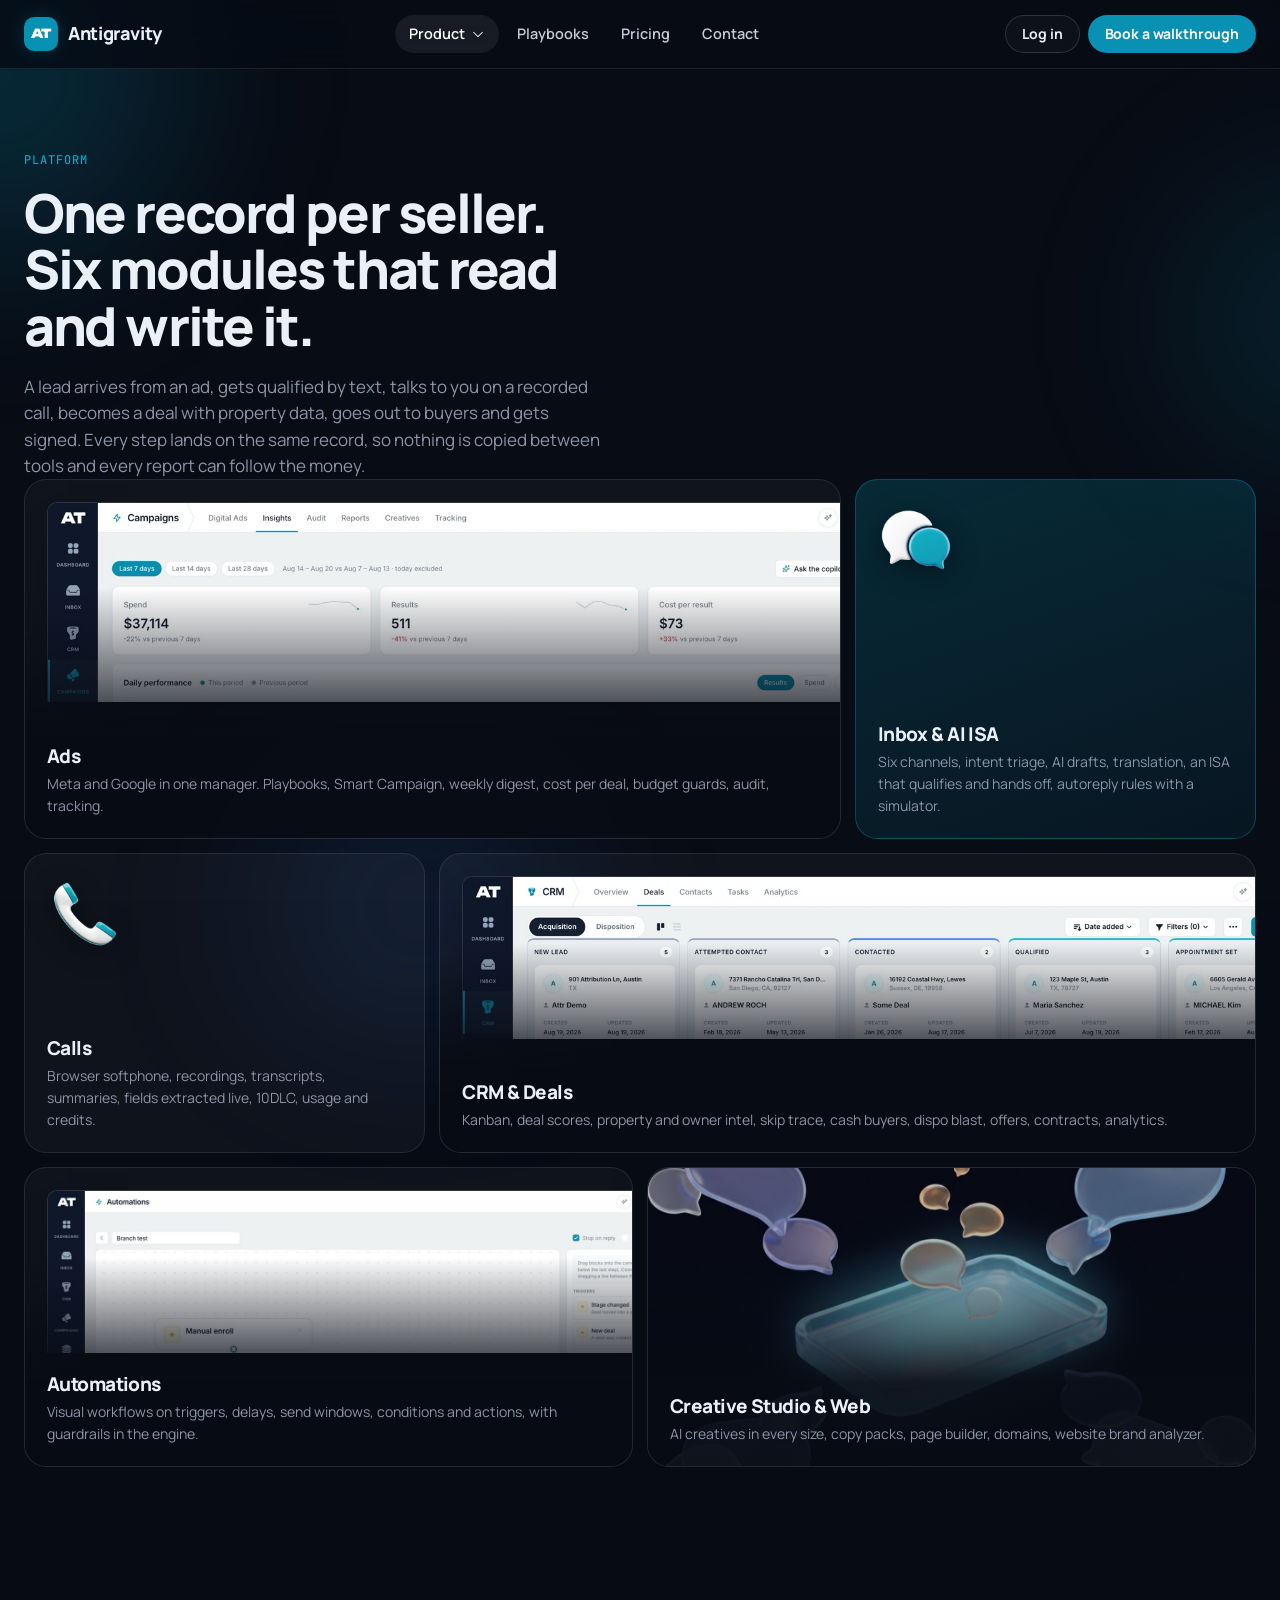
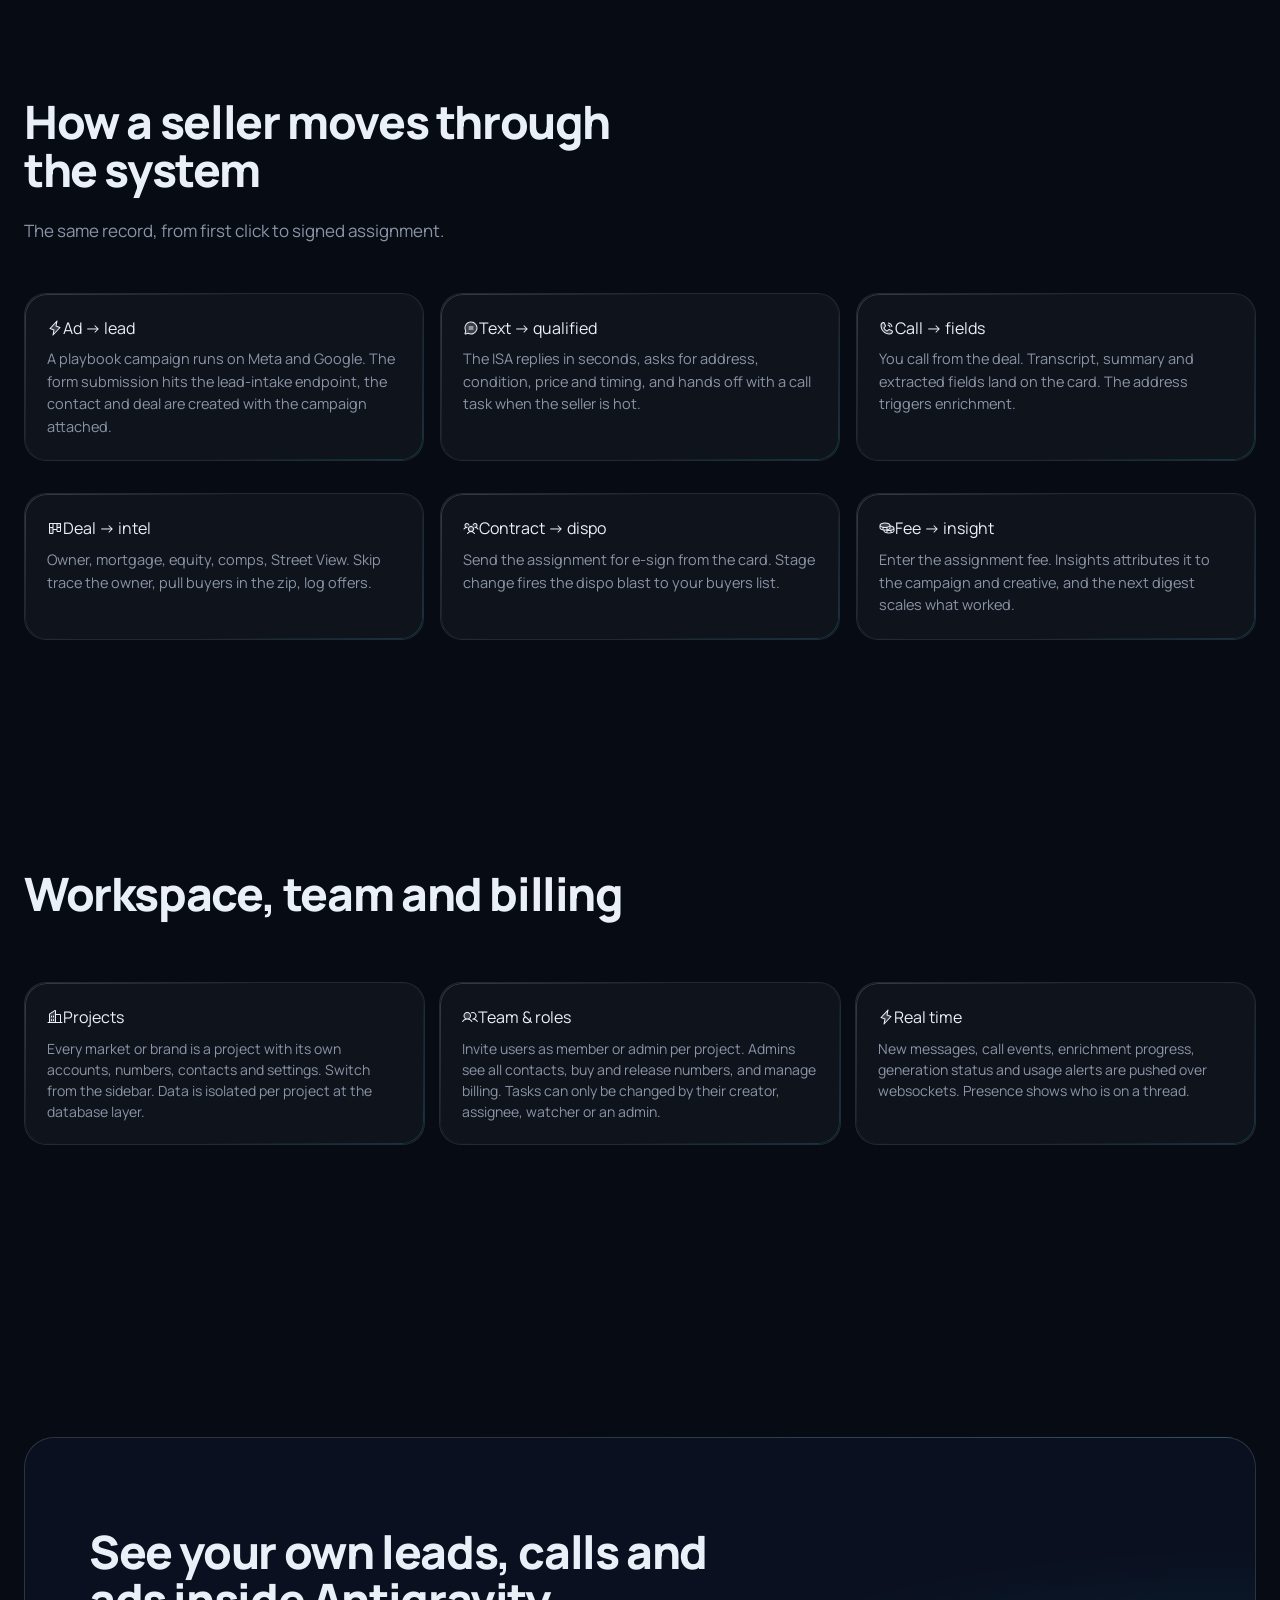
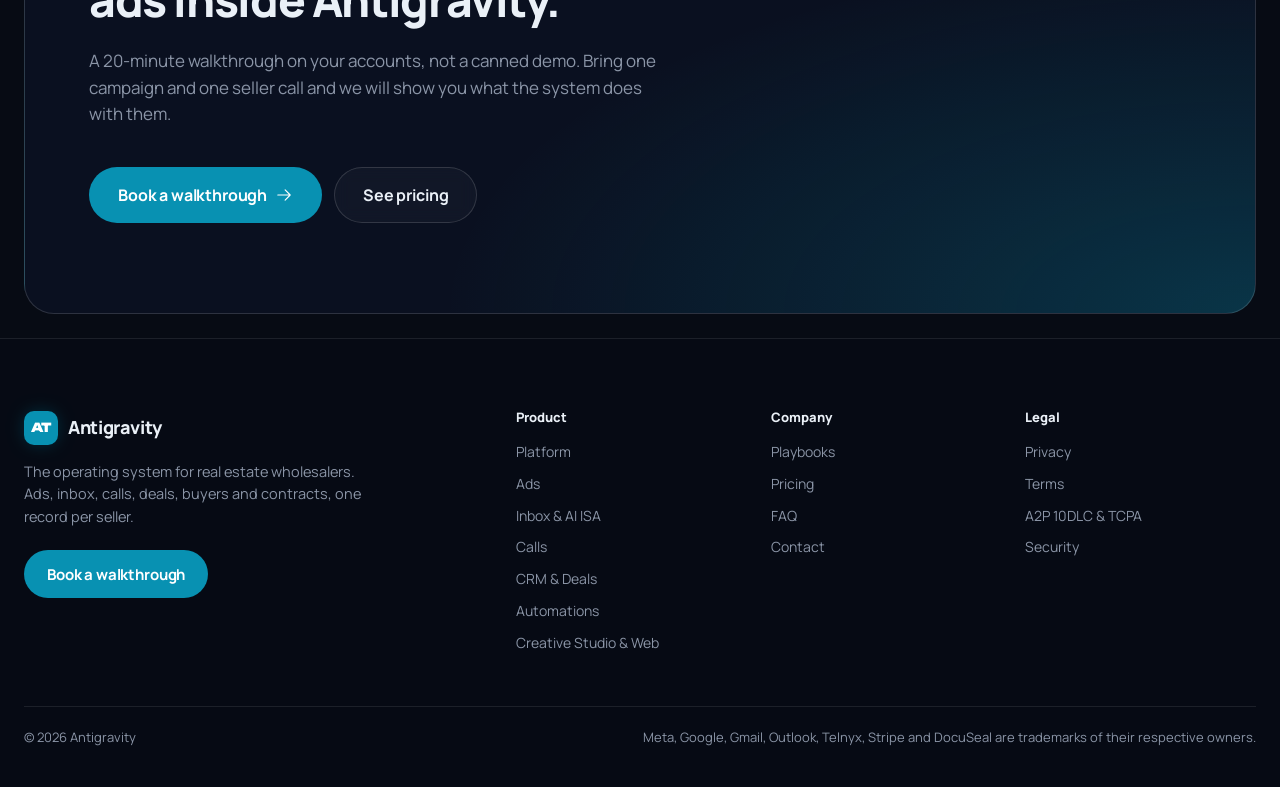
<file: platform.html>
<!doctype html>
<html lang="en" class="dark">
<head>
<meta charset="utf-8">
<meta name="viewport" content="width=device-width, initial-scale=1">
<title>Platform – everything between the first ad click and the assignment check</title>
<meta name="description" content="The whole Antigravity platform on one page: Ads, Inbox & AI ISA, Calls, CRM & Deals, Automations, Creative Studio & Web, plus team, projects, billing and integrations.">
<meta name="theme-color" content="#070b14">
<link rel="icon" href="assets/favicon.svg" type="image/svg+xml">
<link rel="preconnect" href="https://fonts.googleapis.com">
<link rel="preconnect" href="https://fonts.gstatic.com" crossorigin>
<link href="https://fonts.googleapis.com/css2?family=Manrope:wght@400;500;600;700;800&family=JetBrains+Mono:wght@400;500&family=Unbounded:wght@900&display=swap" rel="stylesheet">
<link rel="stylesheet" href="css/site.css">
</head>
<body>
<svg class="ph-sprite" aria-hidden="true" focusable="false"><symbol id="i-duotone-buildings" viewBox="0 0 256 256"><path d="M136,32V216H40V85.35a8,8,0,0,1,3.56-6.66l80-53.33A8,8,0,0,1,136,32Z" opacity="0.2"/><path d="M240,208H224V96a16,16,0,0,0-16-16H144V32a16,16,0,0,0-24.88-13.32L39.12,72A16,16,0,0,0,32,85.34V208H16a8,8,0,0,0,0,16H240a8,8,0,0,0,0-16ZM208,96V208H144V96ZM48,85.34,128,32V208H48ZM112,112v16a8,8,0,0,1-16,0V112a8,8,0,1,1,16,0Zm-32,0v16a8,8,0,0,1-16,0V112a8,8,0,1,1,16,0Zm0,56v16a8,8,0,0,1-16,0V168a8,8,0,0,1,16,0Zm32,0v16a8,8,0,0,1-16,0V168a8,8,0,0,1,16,0Z"/></symbol><symbol id="i-duotone-chat-circle-text" viewBox="0 0 256 256"><path d="M224,128A96,96,0,0,1,79.93,211.11h0L42.54,223.58a8,8,0,0,1-10.12-10.12l12.47-37.39h0A96,96,0,1,1,224,128Z" opacity="0.2"/><path d="M128,24A104,104,0,0,0,36.18,176.88L24.83,210.93a16,16,0,0,0,20.24,20.24l34.05-11.35A104,104,0,1,0,128,24Zm0,192a87.87,87.87,0,0,1-44.06-11.81,8,8,0,0,0-4-1.08,7.85,7.85,0,0,0-2.53.42L40,216,52.47,178.6a8,8,0,0,0-.66-6.54A88,88,0,1,1,128,216Zm40-104a8,8,0,0,1-8,8H96a8,8,0,0,1,0-16h64A8,8,0,0,1,168,112Zm0,32a8,8,0,0,1-8,8H96a8,8,0,0,1,0-16h64A8,8,0,0,1,168,144Z"/></symbol><symbol id="i-duotone-coins" viewBox="0 0 256 256"><path d="M240,132c0,19.88-35.82,36-80,36-19.6,0-37.56-3.17-51.47-8.44h0C146.76,156.85,176,142,176,124V96.72h0C212.52,100.06,240,114.58,240,132ZM176,84c0-19.88-35.82-36-80-36S16,64.12,16,84s35.82,36,80,36S176,103.88,176,84Z" opacity="0.2"/><path d="M184,89.57V84c0-25.08-37.83-44-88-44S8,58.92,8,84v40c0,20.89,26.25,37.49,64,42.46V172c0,25.08,37.83,44,88,44s88-18.92,88-44V132C248,111.3,222.58,94.68,184,89.57ZM232,132c0,13.22-30.79,28-72,28-3.73,0-7.43-.13-11.08-.37C170.49,151.77,184,139,184,124V105.74C213.87,110.19,232,122.27,232,132ZM72,150.25V126.46A183.74,183.74,0,0,0,96,128a183.74,183.74,0,0,0,24-1.54v23.79A163,163,0,0,1,96,152,163,163,0,0,1,72,150.25Zm96-40.32V124c0,8.39-12.41,17.4-32,22.87V123.5C148.91,120.37,159.84,115.71,168,109.93ZM96,56c41.21,0,72,14.78,72,28s-30.79,28-72,28S24,97.22,24,84,54.79,56,96,56ZM24,124V109.93c8.16,5.78,19.09,10.44,32,13.57v23.37C36.41,141.4,24,132.39,24,124Zm64,48v-4.17c2.63.1,5.29.17,8,.17,3.88,0,7.67-.13,11.39-.35A121.92,121.92,0,0,0,120,171.41v23.46C100.41,189.4,88,180.39,88,172Zm48,26.25V174.4a179.48,179.48,0,0,0,24,1.6,183.74,183.74,0,0,0,24-1.54v23.79a165.45,165.45,0,0,1-48,0Zm64-3.38V171.5c12.91-3.13,23.84-7.79,32-13.57V172C232,180.39,219.59,189.4,200,194.87Z"/></symbol><symbol id="i-duotone-funnel" viewBox="0 0 256 256"><path d="M221.9,61.38,152,136v58.65a8,8,0,0,1-3.56,6.66l-32,21.33A8,8,0,0,1,104,216V136L34.1,61.38A8,8,0,0,1,40,48H216A8,8,0,0,1,221.9,61.38Z" opacity="0.2"/><path d="M230.6,49.53A15.81,15.81,0,0,0,216,40H40A16,16,0,0,0,28.19,66.76l.08.09L96,139.17V216a16,16,0,0,0,24.87,13.32l32-21.34A16,16,0,0,0,160,194.66V139.17l67.74-72.32.08-.09A15.8,15.8,0,0,0,230.6,49.53ZM40,56h0Zm106.18,74.58A8,8,0,0,0,144,136v58.66L112,216V136a8,8,0,0,0-2.16-5.47L40,56H216Z"/></symbol><symbol id="i-duotone-kanban" viewBox="0 0 256 256"><path d="M216,56v64H160V56ZM40,208a8,8,0,0,0,8,8H88a8,8,0,0,0,8-8V120H40Z" opacity="0.2"/><path d="M216,48H40a8,8,0,0,0-8,8V208a16,16,0,0,0,16,16H88a16,16,0,0,0,16-16V160h48v16a16,16,0,0,0,16,16h40a16,16,0,0,0,16-16V56A8,8,0,0,0,216,48Zm-8,64H168V64h40ZM88,64v48H48V64Zm0,144H48V128H88Zm16-64V64h48v80Zm64,32V128h40v48Z"/></symbol><symbol id="i-duotone-lightning" viewBox="0 0 256 256"><path d="M96,240l16-80L48,136,160,16,144,96l64,24Z" opacity="0.2"/><path d="M215.79,118.17a8,8,0,0,0-5-5.66L153.18,90.9l14.66-73.33a8,8,0,0,0-13.69-7l-112,120a8,8,0,0,0,3,13l57.63,21.61L88.16,238.43a8,8,0,0,0,13.69,7l112-120A8,8,0,0,0,215.79,118.17ZM109.37,214l10.47-52.38a8,8,0,0,0-5-9.06L62,132.71l84.62-90.66L136.16,94.43a8,8,0,0,0,5,9.06l52.8,19.8Z"/></symbol><symbol id="i-duotone-phone-call" viewBox="0 0 256 256"><path d="M215.94,182.08A48.33,48.33,0,0,1,168,224,136,136,0,0,1,32,88,48.33,48.33,0,0,1,73.92,40.06a8,8,0,0,1,8.3,4.8l21.13,47.2a8,8,0,0,1-.66,7.53L81.32,125a7.93,7.93,0,0,0-.54,7.81c8.27,16.93,25.77,34.22,42.75,42.41a7.92,7.92,0,0,0,7.83-.59l25-21.3a8,8,0,0,1,7.59-.69l47.16,21.13A8,8,0,0,1,215.94,182.08Z" opacity="0.2"/><path d="M144.27,45.93a8,8,0,0,1,9.8-5.66,86.22,86.22,0,0,1,61.66,61.66,8,8,0,0,1-5.66,9.8A8.23,8.23,0,0,1,208,112a8,8,0,0,1-7.73-5.94,70.35,70.35,0,0,0-50.33-50.33A8,8,0,0,1,144.27,45.93Zm-2.33,41.8c13.79,3.68,22.65,12.54,26.33,26.33A8,8,0,0,0,176,120a8.23,8.23,0,0,0,2.07-.27,8,8,0,0,0,5.66-9.8c-5.12-19.16-18.5-32.54-37.66-37.66a8,8,0,1,0-4.13,15.46Zm81.94,95.35A56.26,56.26,0,0,1,168,232C88.6,232,24,167.4,24,88A56.26,56.26,0,0,1,72.92,32.12a16,16,0,0,1,16.62,9.52l21.12,47.15,0,.12A16,16,0,0,1,109.39,104c-.18.27-.37.52-.57.77L88,129.45c7.49,15.22,23.41,31,38.83,38.51l24.34-20.71a8.12,8.12,0,0,1,.75-.56,16,16,0,0,1,15.17-1.4l.13.06,47.11,21.11A16,16,0,0,1,223.88,183.08Zm-15.88-2s-.07,0-.11,0h0l-47-21.05-24.35,20.71a8.44,8.44,0,0,1-.74.56,16,16,0,0,1-15.75,1.14c-18.73-9.05-37.4-27.58-46.46-46.11a16,16,0,0,1,1-15.7,6.13,6.13,0,0,1,.57-.77L96,95.15l-21-47a.61.61,0,0,1,0-.12A40.2,40.2,0,0,0,40,88,128.14,128.14,0,0,0,168,216,40.21,40.21,0,0,0,208,181.07Z"/></symbol><symbol id="i-duotone-plugs-connected" viewBox="0 0 256 256"><path d="M185,127,127,185a24,24,0,0,1-33.94,0L71,162.91A24,24,0,0,1,71,129L129,71a24,24,0,0,1,33.94,0L185,93.09A24,24,0,0,1,185,127Z" opacity="0.2"/><path d="M237.66,18.34a8,8,0,0,0-11.32,0l-52.4,52.41-5.37-5.38a32.05,32.05,0,0,0-45.26,0L100,88.69l-6.34-6.35A8,8,0,0,0,82.34,93.66L88.69,100,65.37,123.31a32,32,0,0,0,0,45.26l5.38,5.37-52.41,52.4a8,8,0,0,0,11.32,11.32l52.4-52.41,5.37,5.38a32.06,32.06,0,0,0,45.26,0L156,167.31l6.34,6.35a8,8,0,0,0,11.32-11.32L167.31,156l23.32-23.31a32,32,0,0,0,0-45.26l-5.38-5.37,52.41-52.4A8,8,0,0,0,237.66,18.34Zm-116.29,161a16,16,0,0,1-22.62,0L76.69,157.25a16,16,0,0,1,0-22.62L100,111.31,144.69,156Zm57.94-57.94h0L156,144.69,111.31,100l23.32-23.31a16,16,0,0,1,22.62,0l22.06,22a16,16,0,0,1,0,22.63ZM88.57,35A8,8,0,0,1,103.43,29l8,20A8,8,0,0,1,96.57,55ZM24.57,93A8,8,0,0,1,35,88.57l20,8A8,8,0,0,1,49,111.43l-20-8A8,8,0,0,1,24.57,93ZM231.43,163a8,8,0,0,1-10.4,4.46l-20-8A8,8,0,1,1,207,144.57l20,8A8,8,0,0,1,231.43,163Zm-64,58.06A8,8,0,0,1,152.57,227l-8-20A8,8,0,0,1,159.43,201Z"/></symbol><symbol id="i-duotone-users" viewBox="0 0 256 256"><path d="M136,108A52,52,0,1,1,84,56,52,52,0,0,1,136,108Z" opacity="0.2"/><path d="M117.25,157.92a60,60,0,1,0-66.5,0A95.83,95.83,0,0,0,3.53,195.63a8,8,0,1,0,13.4,8.74,80,80,0,0,1,134.14,0,8,8,0,0,0,13.4-8.74A95.83,95.83,0,0,0,117.25,157.92ZM40,108a44,44,0,1,1,44,44A44.05,44.05,0,0,1,40,108Zm210.14,98.7a8,8,0,0,1-11.07-2.33A79.83,79.83,0,0,0,172,168a8,8,0,0,1,0-16,44,44,0,1,0-16.34-84.87,8,8,0,1,1-5.94-14.85,60,60,0,0,1,55.53,105.64,95.83,95.83,0,0,1,47.22,37.71A8,8,0,0,1,250.14,206.7Z"/></symbol><symbol id="i-duotone-users-three" viewBox="0 0 256 256"><path d="M168,144a40,40,0,1,1-40-40A40,40,0,0,1,168,144ZM64,56A32,32,0,1,0,96,88,32,32,0,0,0,64,56Zm128,0a32,32,0,1,0,32,32A32,32,0,0,0,192,56Z" opacity="0.2"/><path d="M244.8,150.4a8,8,0,0,1-11.2-1.6A51.6,51.6,0,0,0,192,128a8,8,0,0,1,0-16,24,24,0,1,0-23.24-30,8,8,0,1,1-15.5-4A40,40,0,1,1,219,117.51a67.94,67.94,0,0,1,27.43,21.68A8,8,0,0,1,244.8,150.4ZM190.92,212a8,8,0,1,1-13.85,8,57,57,0,0,0-98.15,0,8,8,0,1,1-13.84-8,72.06,72.06,0,0,1,33.74-29.92,48,48,0,1,1,58.36,0A72.06,72.06,0,0,1,190.92,212ZM128,176a32,32,0,1,0-32-32A32,32,0,0,0,128,176ZM72,120a8,8,0,0,0-8-8A24,24,0,1,1,87.24,82a8,8,0,1,0,15.5-4A40,40,0,1,0,37,117.51,67.94,67.94,0,0,0,9.6,139.19a8,8,0,1,0,12.8,9.61A51.6,51.6,0,0,1,64,128,8,8,0,0,0,72,120Z"/></symbol><symbol id="i-regular-arrow-right" viewBox="0 0 256 256"><path d="M221.66,133.66l-72,72a8,8,0,0,1-11.32-11.32L196.69,136H40a8,8,0,0,1,0-16H196.69L138.34,61.66a8,8,0,0,1,11.32-11.32l72,72A8,8,0,0,1,221.66,133.66Z"/></symbol><symbol id="i-regular-caret-down" viewBox="0 0 256 256"><path d="M213.66,101.66l-80,80a8,8,0,0,1-11.32,0l-80-80A8,8,0,0,1,53.66,90.34L128,164.69l74.34-74.35a8,8,0,0,1,11.32,11.32Z"/></symbol></svg>
<a class="skip" href="#main">Skip to content</a>
<div class="aurora" aria-hidden="true"><i></i><i></i><i></i></div>
<div class="grain" aria-hidden="true"></div>

<header class="nav" id="nav">
  <div class="wrap nav__bar">
    <a href="index.html" class="brand" aria-label="Antigravity home"><span class="brand__mark">AT</span><span>Antigravity</span></a>

    <nav class="nav__menu" aria-label="Primary">
      <div class="nav__item nav__item--mega">
        <button class="nav__link" data-nav="product" aria-current="page" aria-expanded="false" aria-controls="mega">Product <svg class="ic" aria-hidden="true"><use href="#i-regular-caret-down"></use></svg></button>
        <div class="mega" id="mega">
          <div class="mega__grid">
            <a class="mega__card" href="ads.html"><img class="ico3d" src="assets/icons/ads.png" alt=""><div><b>Ads</b><span>Meta + Google in one manager, playbooks, plain-English insights, budget guards, audit.</span></div></a>
            <a class="mega__card" href="inbox.html"><img class="ico3d" src="assets/icons/inbox.png" alt=""><div><b>Inbox &amp; AI ISA</b><span>Email, SMS, Messenger, Instagram and calls in one list. A qualifier that texts back in seconds.</span></div></a>
            <a class="mega__card" href="calls.html"><img class="ico3d" src="assets/icons/calls.png" alt=""><div><b>Calls</b><span>Browser softphone on your numbers, transcripts, summaries and fields that fill themselves.</span></div></a>
            <a class="mega__card" href="crm.html"><img class="ico3d" src="assets/icons/crm.png" alt=""><div><b>CRM &amp; Deals</b><span>Pipeline, property intel, skip trace, cash buyers, dispo blast, offers, e-sign contracts.</span></div></a>
            <a class="mega__card" href="automations.html"><img class="ico3d" src="assets/icons/auto.png" alt=""><div><b>Automations</b><span>Visual workflows on triggers, timing windows, yes/no branches, guardrails in the engine.</span></div></a>
            <a class="mega__card" href="studio.html"><img class="ico3d" src="assets/icons/studio.png" alt=""><div><b>Creative Studio &amp; Web</b><span>AI ad creatives in every size, landing page builder, domains, brand analyzer.</span></div></a>
          </div>
          <div class="mega__foot"><a href="platform.html">See the whole platform <svg class="ic" aria-hidden="true"><use href="#i-regular-arrow-right"></use></svg></a></div>
        </div>
      </div>
      <a class="nav__link" data-nav="playbooks" href="playbooks.html">Playbooks</a>
      <a class="nav__link" data-nav="pricing" href="pricing.html">Pricing</a>
      <a class="nav__link" data-nav="contact" href="contact.html">Contact</a>
    </nav>

    <div class="nav__actions">
      <a class="btn btn--ghost btn--sm" href="#">Log in</a>
      <a class="btn btn--primary btn--sm magnetic" href="contact.html">Book a walkthrough</a>
      <button class="nav__burger" id="burger" aria-label="Open menu" aria-expanded="false"><span></span><span></span></button>
    </div>
  </div>
  <div class="nav__mobile" id="mobileMenu">
    <a href="platform.html">Platform</a><a href="ads.html">Ads</a><a href="inbox.html">Inbox &amp; AI ISA</a><a href="calls.html">Calls</a><a href="crm.html">CRM &amp; Deals</a><a href="automations.html">Automations</a><a href="studio.html">Creative Studio &amp; Web</a><a href="playbooks.html">Playbooks</a><a href="pricing.html">Pricing</a><a href="contact.html">Contact</a>
    <a class="btn btn--primary" href="contact.html">Book a walkthrough</a>
  </div>
</header>

<main id="main">


<section class="phero">
  <div class="wrap">
    <div class="measure">
      <span class="kicker">Platform</span>
      <h1 class="h1">One record per seller. Six modules that read and write it.</h1>
      <p class="lead">A lead arrives from an ad, gets qualified by text, talks to you on a recorded call, becomes a deal with property data, goes out to buyers and gets signed. Every step lands on the same record, so nothing is copied between tools and every report can follow the money.</p>
    </div>
  </div>
</section>

<section class="section section--flush">
  <div class="wrap">
    <div class="bento">
      <a class="cell cell--4 reveal" href="ads.html" style="min-height:360px"><div class="cell__shot"><img decoding="async" src="assets/shots/ads-insights.jpg" alt="" loading="lazy" srcset="assets/shots/ads-insights-sm.jpg 700w, assets/shots/ads-insights.jpg 1400w" sizes="(max-width: 760px) 94vw, 720px"></div><div class="cell__fade"></div><h3>Ads</h3><p>Meta and Google in one manager. Playbooks, Smart Campaign, weekly digest, cost per deal, budget guards, audit, tracking.</p></a>
      <a class="cell cell--2 cell--cyan reveal" data-delay="1" href="inbox.html" style="min-height:360px"><img loading="lazy" decoding="async" class="cell__ico" src="assets/icons/inbox.png" alt=""><h3>Inbox &amp; AI ISA</h3><p>Six channels, intent triage, AI drafts, translation, an ISA that qualifies and hands off, autoreply rules with a simulator.</p></a>
      <a class="cell cell--2 reveal" href="calls.html" style="min-height:300px"><img loading="lazy" decoding="async" class="cell__ico" src="assets/icons/calls.png" alt=""><h3>Calls</h3><p>Browser softphone, recordings, transcripts, summaries, fields extracted live, 10DLC, usage and credits.</p></a>
      <a class="cell cell--4 reveal" data-delay="1" href="crm.html" style="min-height:300px"><div class="cell__shot"><img decoding="async" src="assets/shots/crm-deals.jpg" alt="" loading="lazy" srcset="assets/shots/crm-deals-sm.jpg 700w, assets/shots/crm-deals.jpg 1400w" sizes="(max-width: 760px) 94vw, 720px"></div><div class="cell__fade"></div><h3>CRM &amp; Deals</h3><p>Kanban, deal scores, property and owner intel, skip trace, cash buyers, dispo blast, offers, contracts, analytics.</p></a>
      <a class="cell cell--3 reveal" href="automations.html" style="min-height:300px"><div class="cell__shot"><img decoding="async" src="assets/shots/automation-edit.jpg" alt="" loading="lazy" srcset="assets/shots/automation-edit-sm.jpg 700w, assets/shots/automation-edit.jpg 1400w" sizes="(max-width: 760px) 94vw, 720px"></div><div class="cell__fade"></div><h3>Automations</h3><p>Visual workflows on triggers, delays, send windows, conditions and actions, with guardrails in the engine.</p></a>
      <a class="cell cell--3 cell--photo reveal" data-delay="1" href="studio.html" style="min-height:300px"><div class="cell__img"><img decoding="async" src="assets/ill-inbox.jpg" alt="" loading="lazy" srcset="assets/ill-inbox-sm.jpg 700w, assets/ill-inbox.jpg 1400w" sizes="(max-width: 760px) 94vw, 720px"></div><div class="cell__fade"></div><h3>Creative Studio &amp; Web</h3><p>AI creatives in every size, copy packs, page builder, domains, website brand analyzer.</p></a>
    </div>
  </div>
</section>

<section class="section ">
  <div class="wrap">
    <div class="measure reveal"><h2 class="h2">How a seller moves through the system</h2><p class="lead mt-2">The same record, from first click to signed assignment.</p></div>
    <div class="steps">
      <div class="step glass spot reveal"><h3None><svg class="ic" aria-hidden="true"><use href="#i-duotone-lightning"></use></svg>Ad → lead</h3><p>A playbook campaign runs on Meta and Google. The form submission hits the lead-intake endpoint, the contact and deal are created with the campaign attached.</p></div>
      <div class="step glass spot reveal" data-delay="1"><h3None><svg class="ic" aria-hidden="true"><use href="#i-duotone-chat-circle-text"></use></svg>Text → qualified</h3><p>The ISA replies in seconds, asks for address, condition, price and timing, and hands off with a call task when the seller is hot.</p></div>
      <div class="step glass spot reveal" data-delay="2"><h3None><svg class="ic" aria-hidden="true"><use href="#i-duotone-phone-call"></use></svg>Call → fields</h3><p>You call from the deal. Transcript, summary and extracted fields land on the card. The address triggers enrichment.</p></div>
    </div>
    <div class="steps" style="margin-top:32px">
      <div class="step glass spot reveal"><h3None><svg class="ic" aria-hidden="true"><use href="#i-duotone-kanban"></use></svg>Deal → intel</h3><p>Owner, mortgage, equity, comps, Street View. Skip trace the owner, pull buyers in the zip, log offers.</p></div>
      <div class="step glass spot reveal" data-delay="1"><h3None><svg class="ic" aria-hidden="true"><use href="#i-duotone-users-three"></use></svg>Contract → dispo</h3><p>Send the assignment for e-sign from the card. Stage change fires the dispo blast to your buyers list.</p></div>
      <div class="step glass spot reveal" data-delay="2"><h3None><svg class="ic" aria-hidden="true"><use href="#i-duotone-coins"></use></svg>Fee → insight</h3><p>Enter the assignment fee. Insights attributes it to the campaign and creative, and the next digest scales what worked.</p></div>
    </div>
  </div>
</section>

<section class="section">
  <div class="wrap">
    <div class="measure reveal"><h2 class="h2">Workspace, team and billing</h2></div>
    <div class="catalogue mt-4">
      <div class="cat glass spot reveal"><h3None><svg class="ic" aria-hidden="true"><use href="#i-duotone-buildings"></use></svg>Projects</h3><p>Every market or brand is a project with its own accounts, numbers, contacts and settings. Switch from the sidebar. Data is isolated per project at the database layer.</p></div>
      <div class="cat glass spot reveal"><h3None><svg class="ic" aria-hidden="true"><use href="#i-duotone-users"></use></svg>Team &amp; roles</h3><p>Invite users as member or admin per project. Admins see all contacts, buy and release numbers, and manage billing. Tasks can only be changed by their creator, assignee, watcher or an admin.</p></div>
      <div class="cat glass spot reveal"><h3None><svg class="ic" aria-hidden="true"><use href="#i-duotone-lightning"></use></svg>Real time</h3><p>New messages, call events, enrichment progress, generation status and usage alerts are pushed over websockets. Presence shows who is on a thread.</p></div>
      <div class="cat glass spot reveal"><h3None><svg class="ic" aria-hidden="true"><use href="#i-duotone-coins"></use></svg>Billing</h3><p>Stripe subscriptions with plan swap, cancel and resume. Prepaid credits for minutes, SMS, skip traces and AI creatives, with auto-recharge and alerts.</p></div>
      <div class="cat glass spot reveal"><h3None><svg class="ic" aria-hidden="true"><use href="#i-duotone-funnel"></use></svg>Search</h3><p>⌘K global search across deals, contacts, ads and creatives. A Copilot panel answers questions about your own data.</p></div>
      <div class="cat glass spot reveal"><h3None><svg class="ic" aria-hidden="true"><use href="#i-duotone-plugs-connected"></use></svg>Integrations</h3><p>Meta Marketing API, Google Ads API incl. MCC, Gmail, Outlook, Messenger, Instagram, Telnyx, RealEstateAPI, Smarty, Google Maps, DocuSeal, Stripe, Porkbun and NameSilo, Firecrawl.</p></div>
    </div>
  </div>
</section>

<section class="section cta">
  <div class="wrap">
    <div class="cta__box reveal">
      <div>
        <h2 class="h2">See your own leads, calls and ads inside Antigravity.</h2>
        <p class="lead mt-2">A 20-minute walkthrough on your accounts, not a canned demo. Bring one campaign and one seller call and we will show you what the system does with them.</p>
        <div class="mt-3" style="display:flex;gap:12px;flex-wrap:wrap"><a class="btn btn--primary btn--lg magnetic" href="contact.html">Book a walkthrough <svg class="ic" aria-hidden="true"><use href="#i-regular-arrow-right"></use></svg></a><a class="btn btn--ghost btn--lg" href="pricing.html">See pricing</a></div>
      </div>
      <div class="cta__art"><img loading="lazy" decoding="async" src="assets/house-glow.png" alt=""></div>
    </div>
  </div>
</section>


</main>

<footer class="footer">
  <div class="wrap">
    <div class="footer__top">
      <div class="footer__brand">
        <a href="index.html" class="brand"><span class="brand__mark">AT</span><span>Antigravity</span></a>
        <p>The operating system for real estate wholesalers. Ads, inbox, calls, deals, buyers and contracts, one record per seller.</p>
        <a class="btn btn--primary" href="contact.html">Book a walkthrough</a>
      </div>
      <div class="footer__cols">
        <div><h4>Product</h4><a href="platform.html">Platform</a><a href="ads.html">Ads</a><a href="inbox.html">Inbox &amp; AI ISA</a><a href="calls.html">Calls</a><a href="crm.html">CRM &amp; Deals</a><a href="automations.html">Automations</a><a href="studio.html">Creative Studio &amp; Web</a></div>
        <div><h4>Company</h4><a href="playbooks.html">Playbooks</a><a href="pricing.html">Pricing</a><a href="pricing.html#faq">FAQ</a><a href="contact.html">Contact</a></div>
        <div><h4>Legal</h4><a href="#">Privacy</a><a href="#">Terms</a><a href="#">A2P 10DLC &amp; TCPA</a><a href="#">Security</a></div>
      </div>
    </div>
    <div class="footer__bottom">
      <span>© 2026 Antigravity</span>
      <span>Meta, Google, Gmail, Outlook, Telnyx, Stripe and DocuSeal are trademarks of their respective owners.</span>
    </div>
  </div>
</footer>

<!-- GSAP is self-hosted: the app serves these pages under a CSP whose script-src
     is 'self', so the cdnjs build was blocked and the whole motion layer was dead
     on the app's own domain. Same 3.12.5 files, no third-party origin. -->
<script src="js/vendor/gsap.min.js"></script>
<script src="js/vendor/ScrollTrigger.min.js"></script>
<script src="js/vendor/MotionPathPlugin.min.js"></script>
<script src="js/site.js" defer></script>
</body>
</html>
</file>
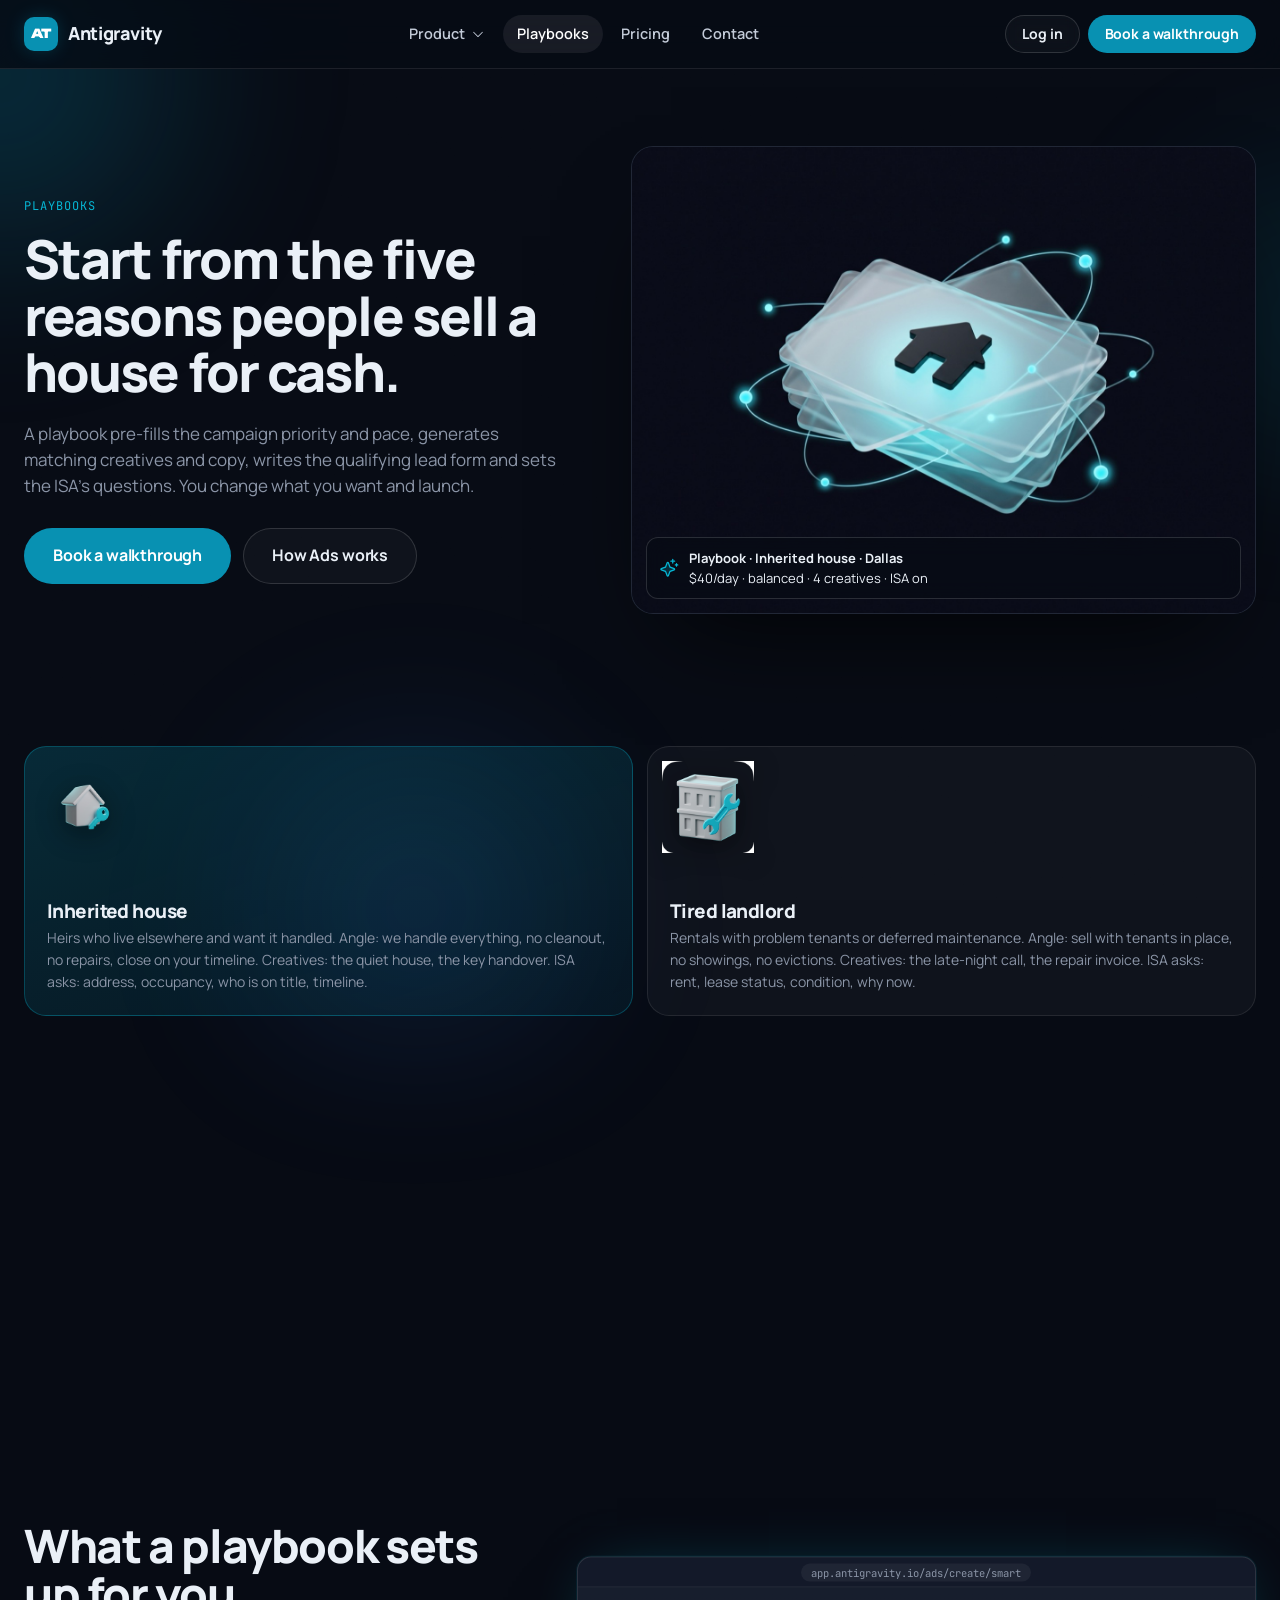
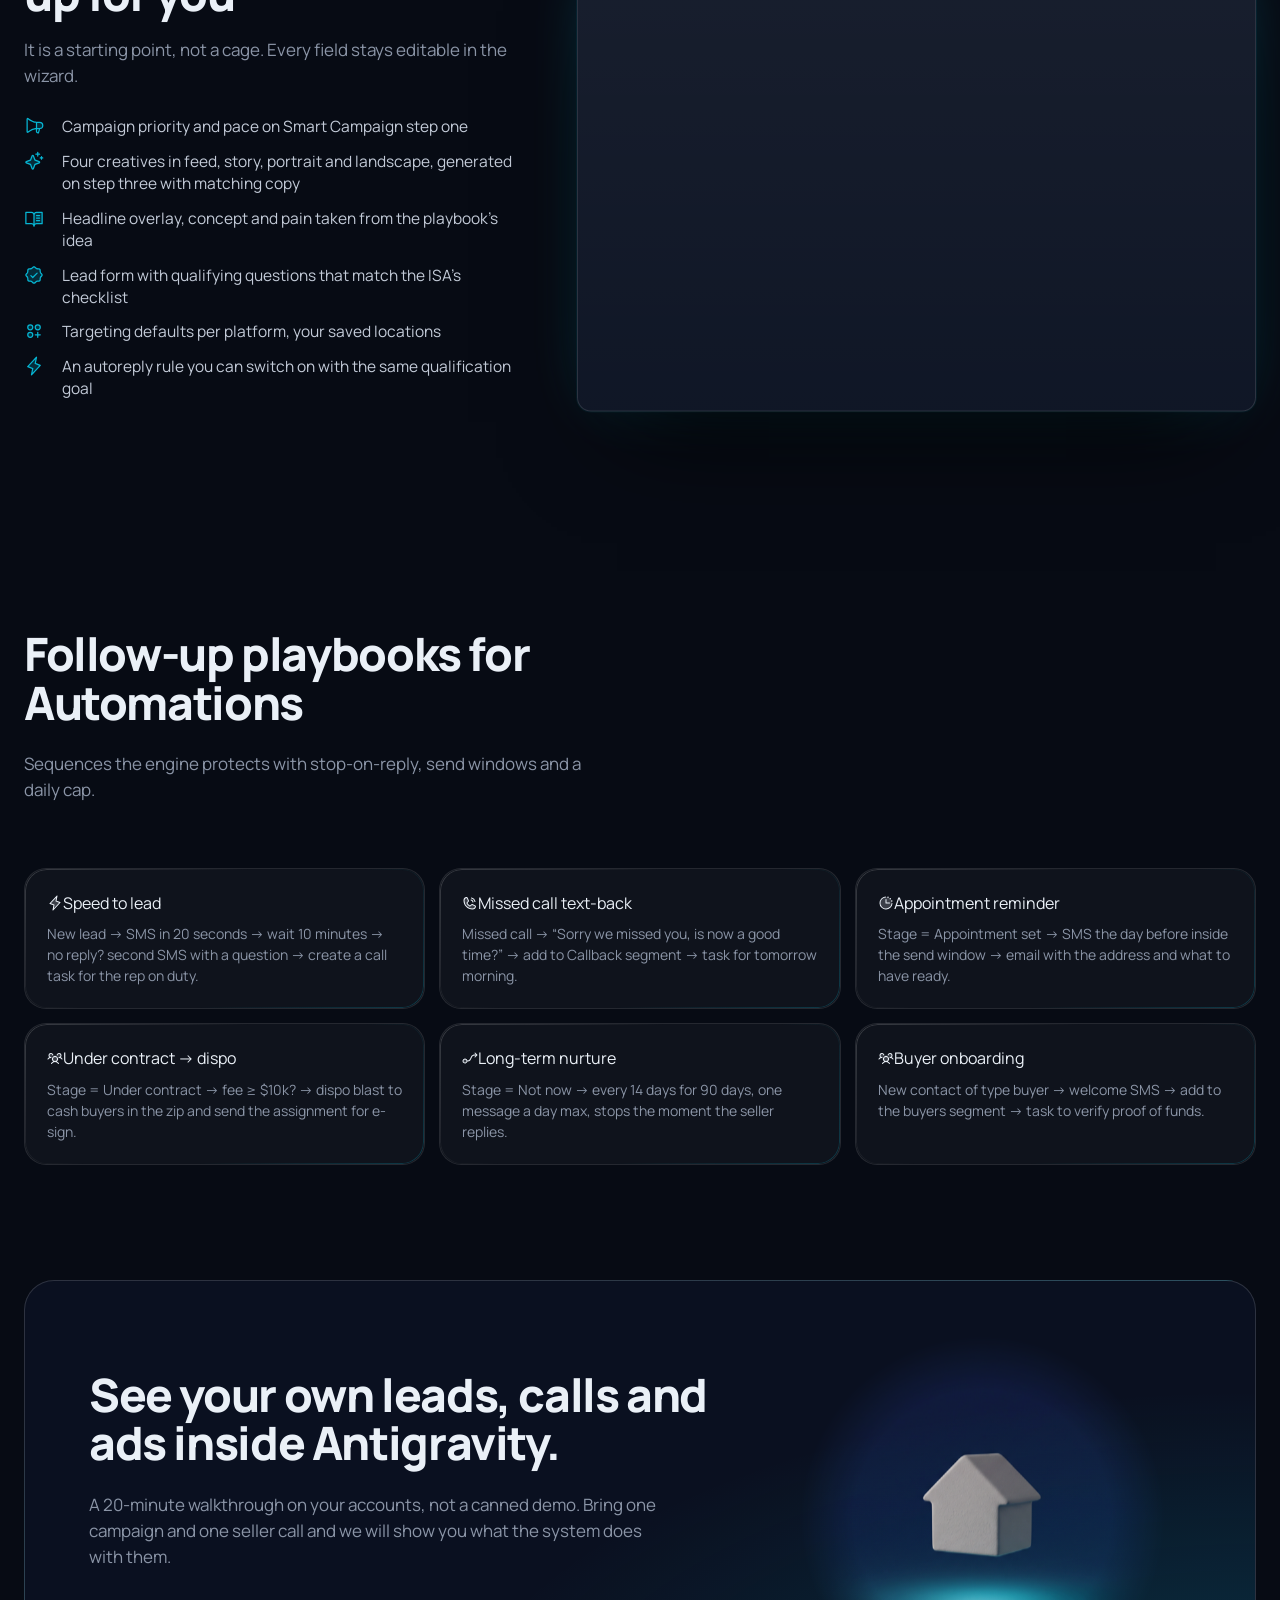
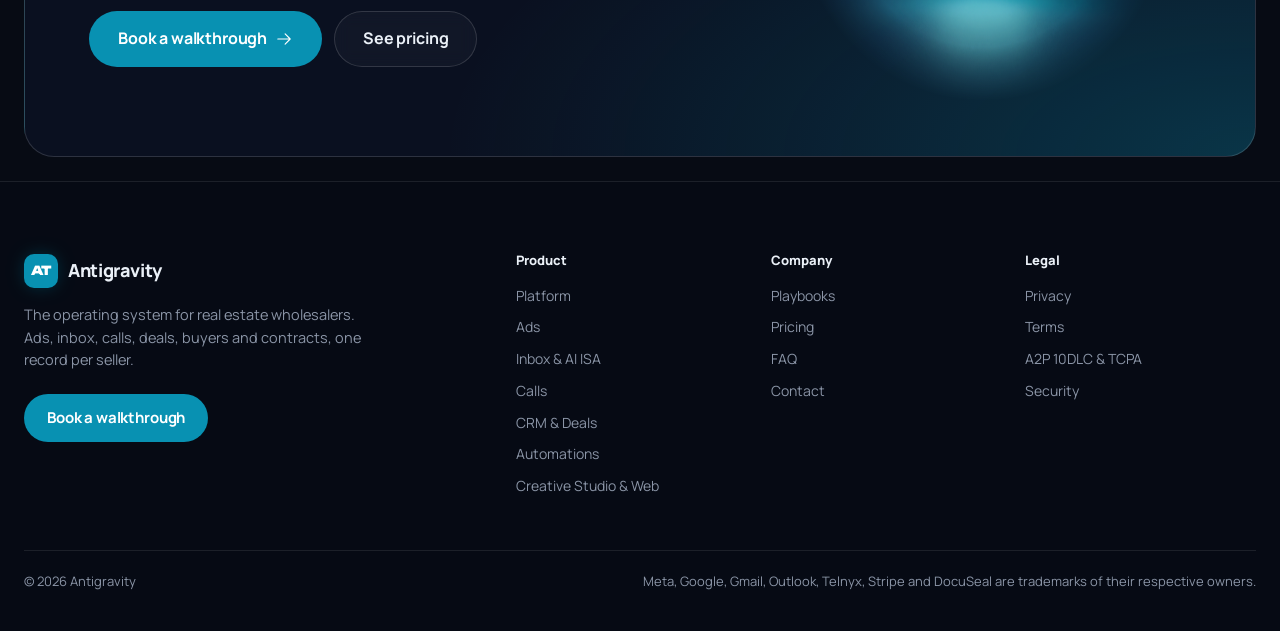
<file: playbooks.html>
<!doctype html>
<html lang="en" class="dark">
<head>
<meta charset="utf-8">
<meta name="viewport" content="width=device-width, initial-scale=1">
<title>Playbooks – ready-made campaigns and follow-up for the seller situations that close</title>
<meta name="description" content="Five wholesaling playbooks: Inherited house, Tired landlord, Needs repairs, Behind on payments, Fast cash sale. Each one sets the angle, creatives, copy, lead form, targeting and follow-up.">
<meta name="theme-color" content="#070b14">
<link rel="icon" href="assets/favicon.svg" type="image/svg+xml">
<link rel="preconnect" href="https://fonts.googleapis.com">
<link rel="preconnect" href="https://fonts.gstatic.com" crossorigin>
<link href="https://fonts.googleapis.com/css2?family=Manrope:wght@400;500;600;700;800&family=JetBrains+Mono:wght@400;500&family=Unbounded:wght@900&display=swap" rel="stylesheet">
<link rel="stylesheet" href="css/site.css">
</head>
<body>
<svg class="ph-sprite" aria-hidden="true" focusable="false"><symbol id="i-duotone-book-open-text" viewBox="0 0 256 256"><path d="M232,56V200H160a32,32,0,0,0-32,32V88a32,32,0,0,1,32-32Z" opacity="0.2"/><path d="M232,48H160a40,40,0,0,0-32,16A40,40,0,0,0,96,48H24a8,8,0,0,0-8,8V200a8,8,0,0,0,8,8H96a24,24,0,0,1,24,24,8,8,0,0,0,16,0,24,24,0,0,1,24-24h72a8,8,0,0,0,8-8V56A8,8,0,0,0,232,48ZM96,192H32V64H96a24,24,0,0,1,24,24V200A39.81,39.81,0,0,0,96,192Zm128,0H160a39.81,39.81,0,0,0-24,8V88a24,24,0,0,1,24-24h64ZM160,88h40a8,8,0,0,1,0,16H160a8,8,0,0,1,0-16Zm48,40a8,8,0,0,1-8,8H160a8,8,0,0,1,0-16h40A8,8,0,0,1,208,128Zm0,32a8,8,0,0,1-8,8H160a8,8,0,0,1,0-16h40A8,8,0,0,1,208,160Z"/></symbol><symbol id="i-duotone-circles-three-plus" viewBox="0 0 256 256"><path d="M112,80A32,32,0,1,1,80,48,32,32,0,0,1,112,80Zm64-32a32,32,0,1,0,32,32A32,32,0,0,0,176,48ZM80,144a32,32,0,1,0,32,32A32,32,0,0,0,80,144Z" opacity="0.2"/><path d="M80,40a40,40,0,1,0,40,40A40,40,0,0,0,80,40Zm0,64a24,24,0,1,1,24-24A24,24,0,0,1,80,104Zm96,16a40,40,0,1,0-40-40A40,40,0,0,0,176,120Zm0-64a24,24,0,1,1-24,24A24,24,0,0,1,176,56ZM80,136a40,40,0,1,0,40,40A40,40,0,0,0,80,136Zm0,64a24,24,0,1,1,24-24A24,24,0,0,1,80,200Zm136-24a8,8,0,0,1-8,8H184v24a8,8,0,0,1-16,0V184H144a8,8,0,0,1,0-16h24V144a8,8,0,0,1,16,0v24h24A8,8,0,0,1,216,176Z"/></symbol><symbol id="i-duotone-clock-countdown" viewBox="0 0 256 256"><path d="M224,128a96,96,0,1,1-96-96A96,96,0,0,1,224,128Z" opacity="0.2"/><path d="M232,136.66A104.12,104.12,0,1,1,119.34,24,8,8,0,0,1,120.66,40,88.12,88.12,0,1,0,216,135.34,8,8,0,0,1,232,136.66ZM120,72v56a8,8,0,0,0,8,8h56a8,8,0,0,0,0-16H136V72a8,8,0,0,0-16,0Zm40-24a12,12,0,1,0-12-12A12,12,0,0,0,160,48Zm36,24a12,12,0,1,0-12-12A12,12,0,0,0,196,72Zm24,36a12,12,0,1,0-12-12A12,12,0,0,0,220,108Z"/></symbol><symbol id="i-duotone-flow-arrow" viewBox="0 0 256 256"><path d="M80,176a32,32,0,1,1-32-32A32,32,0,0,1,80,176Z" opacity="0.2"/><path d="M245.66,74.34l-32-32a8,8,0,0,0-11.32,11.32L220.69,72H208c-49.33,0-61.05,28.12-71.38,52.92-9.38,22.51-16.92,40.59-49.48,42.84a40,40,0,1,0,.1,16c43.26-2.65,54.34-29.15,64.14-52.69C161.41,107,169.33,88,208,88h12.69l-18.35,18.34a8,8,0,0,0,11.32,11.32l32-32A8,8,0,0,0,245.66,74.34ZM48,200a24,24,0,1,1,24-24A24,24,0,0,1,48,200Z"/></symbol><symbol id="i-duotone-lightning" viewBox="0 0 256 256"><path d="M96,240l16-80L48,136,160,16,144,96l64,24Z" opacity="0.2"/><path d="M215.79,118.17a8,8,0,0,0-5-5.66L153.18,90.9l14.66-73.33a8,8,0,0,0-13.69-7l-112,120a8,8,0,0,0,3,13l57.63,21.61L88.16,238.43a8,8,0,0,0,13.69,7l112-120A8,8,0,0,0,215.79,118.17ZM109.37,214l10.47-52.38a8,8,0,0,0-5-9.06L62,132.71l84.62-90.66L136.16,94.43a8,8,0,0,0,5,9.06l52.8,19.8Z"/></symbol><symbol id="i-duotone-megaphone" viewBox="0 0 256 256"><path d="M240,120a40,40,0,0,1-40,40H160V80h40A40,40,0,0,1,240,120Z" opacity="0.2"/><path d="M248,120a48.05,48.05,0,0,0-48-48H160.2c-2.91-.17-53.62-3.74-101.91-44.24A16,16,0,0,0,32,40V200a16,16,0,0,0,26.29,12.25c37.77-31.68,77-40.76,93.71-43.3v31.72A16,16,0,0,0,159.12,214l11,7.33A16,16,0,0,0,194.5,212l11.77-44.36A48.07,48.07,0,0,0,248,120ZM48,199.93V40h0c42.81,35.91,86.63,45,104,47.24v65.48C134.65,155,90.84,164.07,48,199.93Zm131,8,0,.11-11-7.33V168h21.6ZM200,152H168V88h32a32,32,0,1,1,0,64Z"/></symbol><symbol id="i-duotone-phone-call" viewBox="0 0 256 256"><path d="M215.94,182.08A48.33,48.33,0,0,1,168,224,136,136,0,0,1,32,88,48.33,48.33,0,0,1,73.92,40.06a8,8,0,0,1,8.3,4.8l21.13,47.2a8,8,0,0,1-.66,7.53L81.32,125a7.93,7.93,0,0,0-.54,7.81c8.27,16.93,25.77,34.22,42.75,42.41a7.92,7.92,0,0,0,7.83-.59l25-21.3a8,8,0,0,1,7.59-.69l47.16,21.13A8,8,0,0,1,215.94,182.08Z" opacity="0.2"/><path d="M144.27,45.93a8,8,0,0,1,9.8-5.66,86.22,86.22,0,0,1,61.66,61.66,8,8,0,0,1-5.66,9.8A8.23,8.23,0,0,1,208,112a8,8,0,0,1-7.73-5.94,70.35,70.35,0,0,0-50.33-50.33A8,8,0,0,1,144.27,45.93Zm-2.33,41.8c13.79,3.68,22.65,12.54,26.33,26.33A8,8,0,0,0,176,120a8.23,8.23,0,0,0,2.07-.27,8,8,0,0,0,5.66-9.8c-5.12-19.16-18.5-32.54-37.66-37.66a8,8,0,1,0-4.13,15.46Zm81.94,95.35A56.26,56.26,0,0,1,168,232C88.6,232,24,167.4,24,88A56.26,56.26,0,0,1,72.92,32.12a16,16,0,0,1,16.62,9.52l21.12,47.15,0,.12A16,16,0,0,1,109.39,104c-.18.27-.37.52-.57.77L88,129.45c7.49,15.22,23.41,31,38.83,38.51l24.34-20.71a8.12,8.12,0,0,1,.75-.56,16,16,0,0,1,15.17-1.4l.13.06,47.11,21.11A16,16,0,0,1,223.88,183.08Zm-15.88-2s-.07,0-.11,0h0l-47-21.05-24.35,20.71a8.44,8.44,0,0,1-.74.56,16,16,0,0,1-15.75,1.14c-18.73-9.05-37.4-27.58-46.46-46.11a16,16,0,0,1,1-15.7,6.13,6.13,0,0,1,.57-.77L96,95.15l-21-47a.61.61,0,0,1,0-.12A40.2,40.2,0,0,0,40,88,128.14,128.14,0,0,0,168,216,40.21,40.21,0,0,0,208,181.07Z"/></symbol><symbol id="i-duotone-seal-check" viewBox="0 0 256 256"><path d="M232,128c0,12.51-17.82,21.95-22.68,33.69-4.68,11.32,1.42,30.65-7.78,39.85s-28.53,3.1-39.85,7.78C150,214.18,140.5,232,128,232s-22-17.82-33.69-22.68c-11.32-4.68-30.65,1.42-39.85-7.78s-3.1-28.53-7.78-39.85C41.82,150,24,140.5,24,128s17.82-22,22.68-33.69C51.36,83,45.26,63.66,54.46,54.46S83,51.36,94.31,46.68C106.05,41.82,115.5,24,128,24S150,41.82,161.69,46.68c11.32,4.68,30.65-1.42,39.85,7.78s3.1,28.53,7.78,39.85C214.18,106.05,232,115.5,232,128Z" opacity="0.2"/><path d="M225.86,102.82c-3.77-3.94-7.67-8-9.14-11.57-1.36-3.27-1.44-8.69-1.52-13.94-.15-9.76-.31-20.82-8-28.51s-18.75-7.85-28.51-8c-5.25-.08-10.67-.16-13.94-1.52-3.56-1.47-7.63-5.37-11.57-9.14C146.28,23.51,138.44,16,128,16s-18.27,7.51-25.18,14.14c-3.94,3.77-8,7.67-11.57,9.14C88,40.64,82.56,40.72,77.31,40.8c-9.76.15-20.82.31-28.51,8S41,67.55,40.8,77.31c-.08,5.25-.16,10.67-1.52,13.94-1.47,3.56-5.37,7.63-9.14,11.57C23.51,109.72,16,117.56,16,128s7.51,18.27,14.14,25.18c3.77,3.94,7.67,8,9.14,11.57,1.36,3.27,1.44,8.69,1.52,13.94.15,9.76.31,20.82,8,28.51s18.75,7.85,28.51,8c5.25.08,10.67.16,13.94,1.52,3.56,1.47,7.63,5.37,11.57,9.14C109.72,232.49,117.56,240,128,240s18.27-7.51,25.18-14.14c3.94-3.77,8-7.67,11.57-9.14,3.27-1.36,8.69-1.44,13.94-1.52,9.76-.15,20.82-.31,28.51-8s7.85-18.75,8-28.51c.08-5.25.16-10.67,1.52-13.94,1.47-3.56,5.37-7.63,9.14-11.57C232.49,146.28,240,138.44,240,128S232.49,109.73,225.86,102.82Zm-11.55,39.29c-4.79,5-9.75,10.17-12.38,16.52-2.52,6.1-2.63,13.07-2.73,19.82-.1,7-.21,14.33-3.32,17.43s-10.39,3.22-17.43,3.32c-6.75.1-13.72.21-19.82,2.73-6.35,2.63-11.52,7.59-16.52,12.38S132,224,128,224s-9.15-4.92-14.11-9.69-10.17-9.75-16.52-12.38c-6.1-2.52-13.07-2.63-19.82-2.73-7-.1-14.33-.21-17.43-3.32s-3.22-10.39-3.32-17.43c-.1-6.75-.21-13.72-2.73-19.82-2.63-6.35-7.59-11.52-12.38-16.52S32,132,32,128s4.92-9.15,9.69-14.11,9.75-10.17,12.38-16.52c2.52-6.1,2.63-13.07,2.73-19.82.1-7,.21-14.33,3.32-17.43S70.51,56.9,77.55,56.8c6.75-.1,13.72-.21,19.82-2.73,6.35-2.63,11.52-7.59,16.52-12.38S124,32,128,32s9.15,4.92,14.11,9.69,10.17,9.75,16.52,12.38c6.1,2.52,13.07,2.63,19.82,2.73,7,.1,14.33.21,17.43,3.32s3.22,10.39,3.32,17.43c.1,6.75.21,13.72,2.73,19.82,2.63,6.35,7.59,11.52,12.38,16.52S224,124,224,128,219.08,137.15,214.31,142.11ZM173.66,98.34a8,8,0,0,1,0,11.32l-56,56a8,8,0,0,1-11.32,0l-24-24a8,8,0,0,1,11.32-11.32L112,148.69l50.34-50.35A8,8,0,0,1,173.66,98.34Z"/></symbol><symbol id="i-duotone-sparkle" viewBox="0 0 256 256"><path d="M194.82,151.43l-55.09,20.3-20.3,55.09a7.92,7.92,0,0,1-14.86,0l-20.3-55.09-55.09-20.3a7.92,7.92,0,0,1,0-14.86l55.09-20.3,20.3-55.09a7.92,7.92,0,0,1,14.86,0l20.3,55.09,55.09,20.3A7.92,7.92,0,0,1,194.82,151.43Z" opacity="0.2"/><path d="M197.58,129.06,146,110l-19-51.62a15.92,15.92,0,0,0-29.88,0L78,110l-51.62,19a15.92,15.92,0,0,0,0,29.88L78,178l19,51.62a15.92,15.92,0,0,0,29.88,0L146,178l51.62-19a15.92,15.92,0,0,0,0-29.88ZM137,164.22a8,8,0,0,0-4.74,4.74L112,223.85,91.78,169A8,8,0,0,0,87,164.22L32.15,144,87,123.78A8,8,0,0,0,91.78,119L112,64.15,132.22,119a8,8,0,0,0,4.74,4.74L191.85,144ZM144,40a8,8,0,0,1,8-8h16V16a8,8,0,0,1,16,0V32h16a8,8,0,0,1,0,16H184V64a8,8,0,0,1-16,0V48H152A8,8,0,0,1,144,40ZM248,88a8,8,0,0,1-8,8h-8v8a8,8,0,0,1-16,0V96h-8a8,8,0,0,1,0-16h8V72a8,8,0,0,1,16,0v8h8A8,8,0,0,1,248,88Z"/></symbol><symbol id="i-duotone-users-three" viewBox="0 0 256 256"><path d="M168,144a40,40,0,1,1-40-40A40,40,0,0,1,168,144ZM64,56A32,32,0,1,0,96,88,32,32,0,0,0,64,56Zm128,0a32,32,0,1,0,32,32A32,32,0,0,0,192,56Z" opacity="0.2"/><path d="M244.8,150.4a8,8,0,0,1-11.2-1.6A51.6,51.6,0,0,0,192,128a8,8,0,0,1,0-16,24,24,0,1,0-23.24-30,8,8,0,1,1-15.5-4A40,40,0,1,1,219,117.51a67.94,67.94,0,0,1,27.43,21.68A8,8,0,0,1,244.8,150.4ZM190.92,212a8,8,0,1,1-13.85,8,57,57,0,0,0-98.15,0,8,8,0,1,1-13.84-8,72.06,72.06,0,0,1,33.74-29.92,48,48,0,1,1,58.36,0A72.06,72.06,0,0,1,190.92,212ZM128,176a32,32,0,1,0-32-32A32,32,0,0,0,128,176ZM72,120a8,8,0,0,0-8-8A24,24,0,1,1,87.24,82a8,8,0,1,0,15.5-4A40,40,0,1,0,37,117.51,67.94,67.94,0,0,0,9.6,139.19a8,8,0,1,0,12.8,9.61A51.6,51.6,0,0,1,64,128,8,8,0,0,0,72,120Z"/></symbol><symbol id="i-regular-arrow-right" viewBox="0 0 256 256"><path d="M221.66,133.66l-72,72a8,8,0,0,1-11.32-11.32L196.69,136H40a8,8,0,0,1,0-16H196.69L138.34,61.66a8,8,0,0,1,11.32-11.32l72,72A8,8,0,0,1,221.66,133.66Z"/></symbol><symbol id="i-regular-caret-down" viewBox="0 0 256 256"><path d="M213.66,101.66l-80,80a8,8,0,0,1-11.32,0l-80-80A8,8,0,0,1,53.66,90.34L128,164.69l74.34-74.35a8,8,0,0,1,11.32,11.32Z"/></symbol></svg>
<a class="skip" href="#main">Skip to content</a>
<div class="aurora" aria-hidden="true"><i></i><i></i><i></i></div>
<div class="grain" aria-hidden="true"></div>

<header class="nav" id="nav">
  <div class="wrap nav__bar">
    <a href="index.html" class="brand" aria-label="Antigravity home"><span class="brand__mark">AT</span><span>Antigravity</span></a>

    <nav class="nav__menu" aria-label="Primary">
      <div class="nav__item nav__item--mega">
        <button class="nav__link" data-nav="product" aria-expanded="false" aria-controls="mega">Product <svg class="ic" aria-hidden="true"><use href="#i-regular-caret-down"></use></svg></button>
        <div class="mega" id="mega">
          <div class="mega__grid">
            <a class="mega__card" href="ads.html"><img class="ico3d" src="assets/icons/ads.png" alt=""><div><b>Ads</b><span>Meta + Google in one manager, playbooks, plain-English insights, budget guards, audit.</span></div></a>
            <a class="mega__card" href="inbox.html"><img class="ico3d" src="assets/icons/inbox.png" alt=""><div><b>Inbox &amp; AI ISA</b><span>Email, SMS, Messenger, Instagram and calls in one list. A qualifier that texts back in seconds.</span></div></a>
            <a class="mega__card" href="calls.html"><img class="ico3d" src="assets/icons/calls.png" alt=""><div><b>Calls</b><span>Browser softphone on your numbers, transcripts, summaries and fields that fill themselves.</span></div></a>
            <a class="mega__card" href="crm.html"><img class="ico3d" src="assets/icons/crm.png" alt=""><div><b>CRM &amp; Deals</b><span>Pipeline, property intel, skip trace, cash buyers, dispo blast, offers, e-sign contracts.</span></div></a>
            <a class="mega__card" href="automations.html"><img class="ico3d" src="assets/icons/auto.png" alt=""><div><b>Automations</b><span>Visual workflows on triggers, timing windows, yes/no branches, guardrails in the engine.</span></div></a>
            <a class="mega__card" href="studio.html"><img class="ico3d" src="assets/icons/studio.png" alt=""><div><b>Creative Studio &amp; Web</b><span>AI ad creatives in every size, landing page builder, domains, brand analyzer.</span></div></a>
          </div>
          <div class="mega__foot"><a href="platform.html">See the whole platform <svg class="ic" aria-hidden="true"><use href="#i-regular-arrow-right"></use></svg></a></div>
        </div>
      </div>
      <a class="nav__link" data-nav="playbooks" aria-current="page" href="playbooks.html">Playbooks</a>
      <a class="nav__link" data-nav="pricing" href="pricing.html">Pricing</a>
      <a class="nav__link" data-nav="contact" href="contact.html">Contact</a>
    </nav>

    <div class="nav__actions">
      <a class="btn btn--ghost btn--sm" href="#">Log in</a>
      <a class="btn btn--primary btn--sm magnetic" href="contact.html">Book a walkthrough</a>
      <button class="nav__burger" id="burger" aria-label="Open menu" aria-expanded="false"><span></span><span></span></button>
    </div>
  </div>
  <div class="nav__mobile" id="mobileMenu">
    <a href="platform.html">Platform</a><a href="ads.html">Ads</a><a href="inbox.html">Inbox &amp; AI ISA</a><a href="calls.html">Calls</a><a href="crm.html">CRM &amp; Deals</a><a href="automations.html">Automations</a><a href="studio.html">Creative Studio &amp; Web</a><a href="playbooks.html">Playbooks</a><a href="pricing.html">Pricing</a><a href="contact.html">Contact</a>
    <a class="btn btn--primary" href="contact.html">Book a walkthrough</a>
  </div>
</header>

<main id="main">


<section class="phero">
  <div class="wrap phero__grid">
    <div>
      <span class="kicker">Playbooks</span>
      <h1 class="h1">Start from the five reasons people sell a house for cash.</h1>
      <p class="lead">A playbook pre-fills the campaign priority and pace, generates matching creatives and copy, writes the qualifying lead form and sets the ISA’s questions. You change what you want and launch.</p>
      <div class="phero__cta"><a class="btn btn--primary btn--lg" href="contact.html">Book a walkthrough</a><a class="btn btn--ghost btn--lg" href="ads.html">How Ads works</a></div>
    </div>
    <div class="phero__visual reveal">
      <div class="art art--tall"><img decoding="async" src="assets/ill-crm.jpg" alt="" loading="eager" style="object-position:center 30%" srcset="assets/ill-crm-sm.jpg 700w, assets/ill-crm.jpg 1400w" sizes="(max-width: 760px) 94vw, 720px"><div class="art__cap"><svg class="ic" aria-hidden="true"><use href="#i-duotone-sparkle"></use></svg><div><b>Playbook · Inherited house · Dallas</b>$40/day · balanced · 4 creatives · ISA on</div></div></div>
    </div>
  </div>
</section>

<section class="section">
  <div class="wrap">
    <div class="bento">
      <div class="cell cell--3 cell--cyan reveal" style="min-height:270px">
        <img loading="lazy" decoding="async" class="cell__ico" src="assets/icons/pb-inherited.png" alt=""><h3>Inherited house</h3>
        <p>Heirs who live elsewhere and want it handled. Angle: we handle everything, no cleanout, no repairs, close on your timeline. Creatives: the quiet house, the key handover. ISA asks: address, occupancy, who is on title, timeline.</p>
      </div>
      <div class="cell cell--3 reveal" data-delay="1" style="min-height:270px">
        <img loading="lazy" decoding="async" class="cell__ico" src="assets/icons/pb-landlord.png" alt=""><h3>Tired landlord</h3>
        <p>Rentals with problem tenants or deferred maintenance. Angle: sell with tenants in place, no showings, no evictions. Creatives: the late-night call, the repair invoice. ISA asks: rent, lease status, condition, why now.</p>
      </div>
      <div class="cell cell--2 reveal" style="min-height:250px">
        
        <img loading="lazy" decoding="async" class="cell__ico" src="assets/icons/pb-repairs.png" alt=""><h3>Needs repairs</h3>
        <p>Houses too rough to list. Angle: as-is, we cover repairs, no inspections to fail. ISA asks: roof, foundation, systems, vacancy.</p>
      </div>
      <div class="cell cell--2 reveal" data-delay="1" style="min-height:250px">
        
        <img loading="lazy" decoding="async" class="cell__ico" src="assets/icons/pb-behind.png" alt=""><h3>Behind on payments</h3>
        <p>Owners racing a foreclosure clock. Angle: stop the auction, walk away with cash, fast. ISA asks: lender, months behind, sale date, balance.</p>
      </div>
      <div class="cell cell--2 reveal" data-delay="2" style="min-height:250px">
        
        <img loading="lazy" decoding="async" class="cell__ico" src="assets/icons/pb-fast.png" alt=""><h3>Fast cash sale</h3>
        <p>Life changes that cannot wait for a listing. Angle: offer in 24 hours, close in 7 days. ISA asks: timeline, price expectation, occupancy.</p>
      </div>
    </div>
  </div>
</section>

<section class="section ">
  <div class="wrap chapter">
    <div class="chapter__copy">
      <h2 class="h2">What a playbook sets up for you</h2>
      <p class="lead mt-2">It is a starting point, not a cage. Every field stays editable in the wizard.</p>
      <ul class="caps">
        <li><svg class="ic" aria-hidden="true"><use href="#i-duotone-megaphone"></use></svg><span>Campaign priority and pace on Smart Campaign step one</span></li>
        <li><svg class="ic" aria-hidden="true"><use href="#i-duotone-sparkle"></use></svg><span>Four creatives in feed, story, portrait and landscape, generated on step three with matching copy</span></li>
        <li><svg class="ic" aria-hidden="true"><use href="#i-duotone-book-open-text"></use></svg><span>Headline overlay, concept and pain taken from the playbook’s idea</span></li>
        <li><svg class="ic" aria-hidden="true"><use href="#i-duotone-seal-check"></use></svg><span>Lead form with qualifying questions that match the ISA’s checklist</span></li>
        <li><svg class="ic" aria-hidden="true"><use href="#i-duotone-circles-three-plus"></use></svg><span>Targeting defaults per platform, your saved locations</span></li>
        <li><svg class="ic" aria-hidden="true"><use href="#i-duotone-lightning"></use></svg><span>An autoreply rule you can switch on with the same qualification goal</span></li>
      </ul>
    </div>
    <div class="chapter__visual reveal">
      <div class="frame lift"><div class="frame__bar"><span class="frame__url">app.antigravity.io/ads/create/smart</span></div><img decoding="async" src="assets/shots/ads-smart-step.jpg" alt="Smart Campaign step one with the five playbook cards" loading="lazy" srcset="assets/shots/ads-smart-step-sm.jpg 700w, assets/shots/ads-smart-step.jpg 1400w" sizes="(max-width: 760px) 94vw, 720px"></div>
    </div>
  </div>
</section>

<section class="section ">
  <div class="wrap">
    <div class="measure reveal"><h2 class="h2">Follow-up playbooks for Automations</h2><p class="lead mt-2">Sequences the engine protects with stop-on-reply, send windows and a daily cap.</p></div>
    <div class="catalogue mt-4">
      <div class="cat glass spot reveal"><h3None><svg class="ic" aria-hidden="true"><use href="#i-duotone-lightning"></use></svg>Speed to lead</h3><p>New lead → SMS in 20 seconds → wait 10 minutes → no reply? second SMS with a question → create a call task for the rep on duty.</p></div>
      <div class="cat glass spot reveal"><h3None><svg class="ic" aria-hidden="true"><use href="#i-duotone-phone-call"></use></svg>Missed call text-back</h3><p>Missed call → “Sorry we missed you, is now a good time?” → add to Callback segment → task for tomorrow morning.</p></div>
      <div class="cat glass spot reveal"><h3None><svg class="ic" aria-hidden="true"><use href="#i-duotone-clock-countdown"></use></svg>Appointment reminder</h3><p>Stage = Appointment set → SMS the day before inside the send window → email with the address and what to have ready.</p></div>
      <div class="cat glass spot reveal"><h3None><svg class="ic" aria-hidden="true"><use href="#i-duotone-users-three"></use></svg>Under contract → dispo</h3><p>Stage = Under contract → fee ≥ $10k? → dispo blast to cash buyers in the zip and send the assignment for e-sign.</p></div>
      <div class="cat glass spot reveal"><h3None><svg class="ic" aria-hidden="true"><use href="#i-duotone-flow-arrow"></use></svg>Long-term nurture</h3><p>Stage = Not now → every 14 days for 90 days, one message a day max, stops the moment the seller replies.</p></div>
      <div class="cat glass spot reveal"><h3None><svg class="ic" aria-hidden="true"><use href="#i-duotone-users-three"></use></svg>Buyer onboarding</h3><p>New contact of type buyer → welcome SMS → add to the buyers segment → task to verify proof of funds.</p></div>
    </div>
  </div>
</section>

<section class="section cta">
  <div class="wrap">
    <div class="cta__box reveal">
      <div>
        <h2 class="h2">See your own leads, calls and ads inside Antigravity.</h2>
        <p class="lead mt-2">A 20-minute walkthrough on your accounts, not a canned demo. Bring one campaign and one seller call and we will show you what the system does with them.</p>
        <div class="mt-3" style="display:flex;gap:12px;flex-wrap:wrap"><a class="btn btn--primary btn--lg magnetic" href="contact.html">Book a walkthrough <svg class="ic" aria-hidden="true"><use href="#i-regular-arrow-right"></use></svg></a><a class="btn btn--ghost btn--lg" href="pricing.html">See pricing</a></div>
      </div>
      <div class="cta__art"><img loading="lazy" decoding="async" src="assets/house-glow.png" alt=""></div>
    </div>
  </div>
</section>


</main>

<footer class="footer">
  <div class="wrap">
    <div class="footer__top">
      <div class="footer__brand">
        <a href="index.html" class="brand"><span class="brand__mark">AT</span><span>Antigravity</span></a>
        <p>The operating system for real estate wholesalers. Ads, inbox, calls, deals, buyers and contracts, one record per seller.</p>
        <a class="btn btn--primary" href="contact.html">Book a walkthrough</a>
      </div>
      <div class="footer__cols">
        <div><h4>Product</h4><a href="platform.html">Platform</a><a href="ads.html">Ads</a><a href="inbox.html">Inbox &amp; AI ISA</a><a href="calls.html">Calls</a><a href="crm.html">CRM &amp; Deals</a><a href="automations.html">Automations</a><a href="studio.html">Creative Studio &amp; Web</a></div>
        <div><h4>Company</h4><a href="playbooks.html">Playbooks</a><a href="pricing.html">Pricing</a><a href="pricing.html#faq">FAQ</a><a href="contact.html">Contact</a></div>
        <div><h4>Legal</h4><a href="#">Privacy</a><a href="#">Terms</a><a href="#">A2P 10DLC &amp; TCPA</a><a href="#">Security</a></div>
      </div>
    </div>
    <div class="footer__bottom">
      <span>© 2026 Antigravity</span>
      <span>Meta, Google, Gmail, Outlook, Telnyx, Stripe and DocuSeal are trademarks of their respective owners.</span>
    </div>
  </div>
</footer>

<!-- GSAP is self-hosted: the app serves these pages under a CSP whose script-src
     is 'self', so the cdnjs build was blocked and the whole motion layer was dead
     on the app's own domain. Same 3.12.5 files, no third-party origin. -->
<script src="js/vendor/gsap.min.js"></script>
<script src="js/vendor/ScrollTrigger.min.js"></script>
<script src="js/vendor/MotionPathPlugin.min.js"></script>
<script src="js/site.js" defer></script>
</body>
</html>
</file>
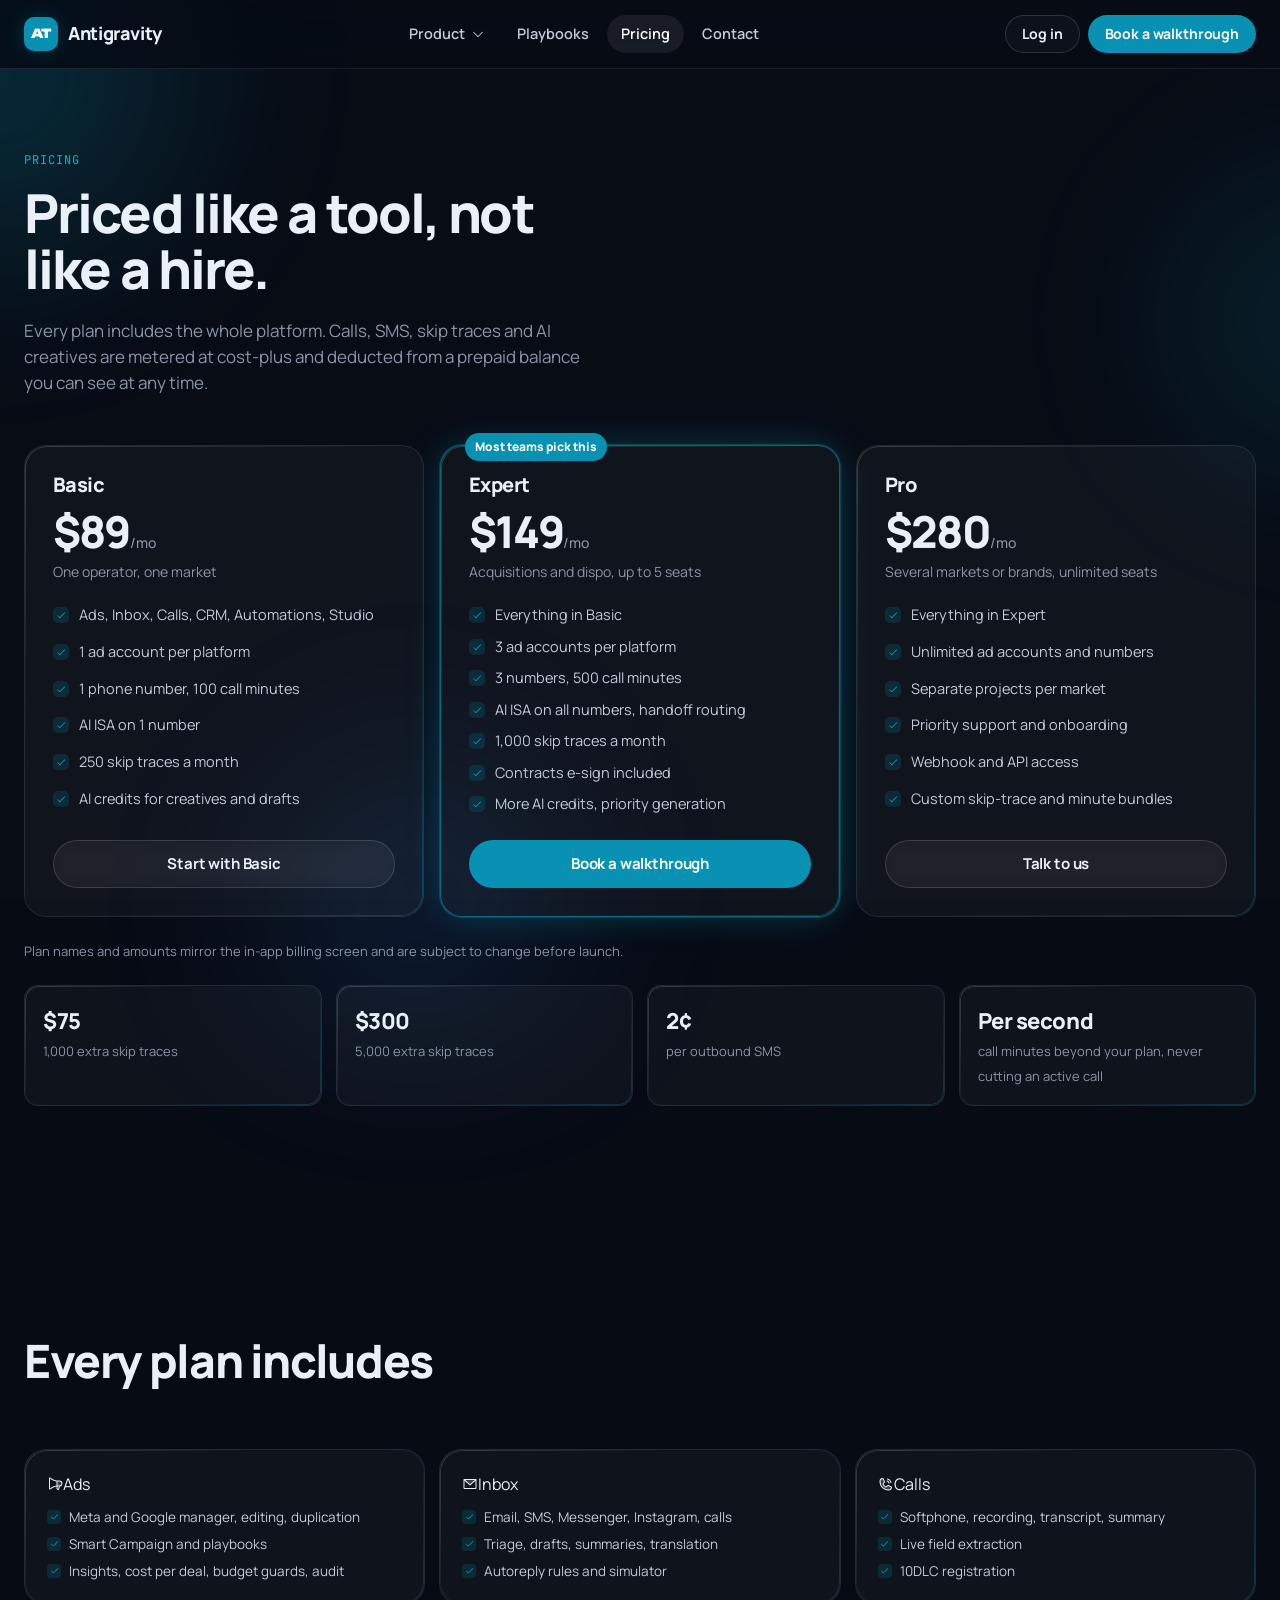
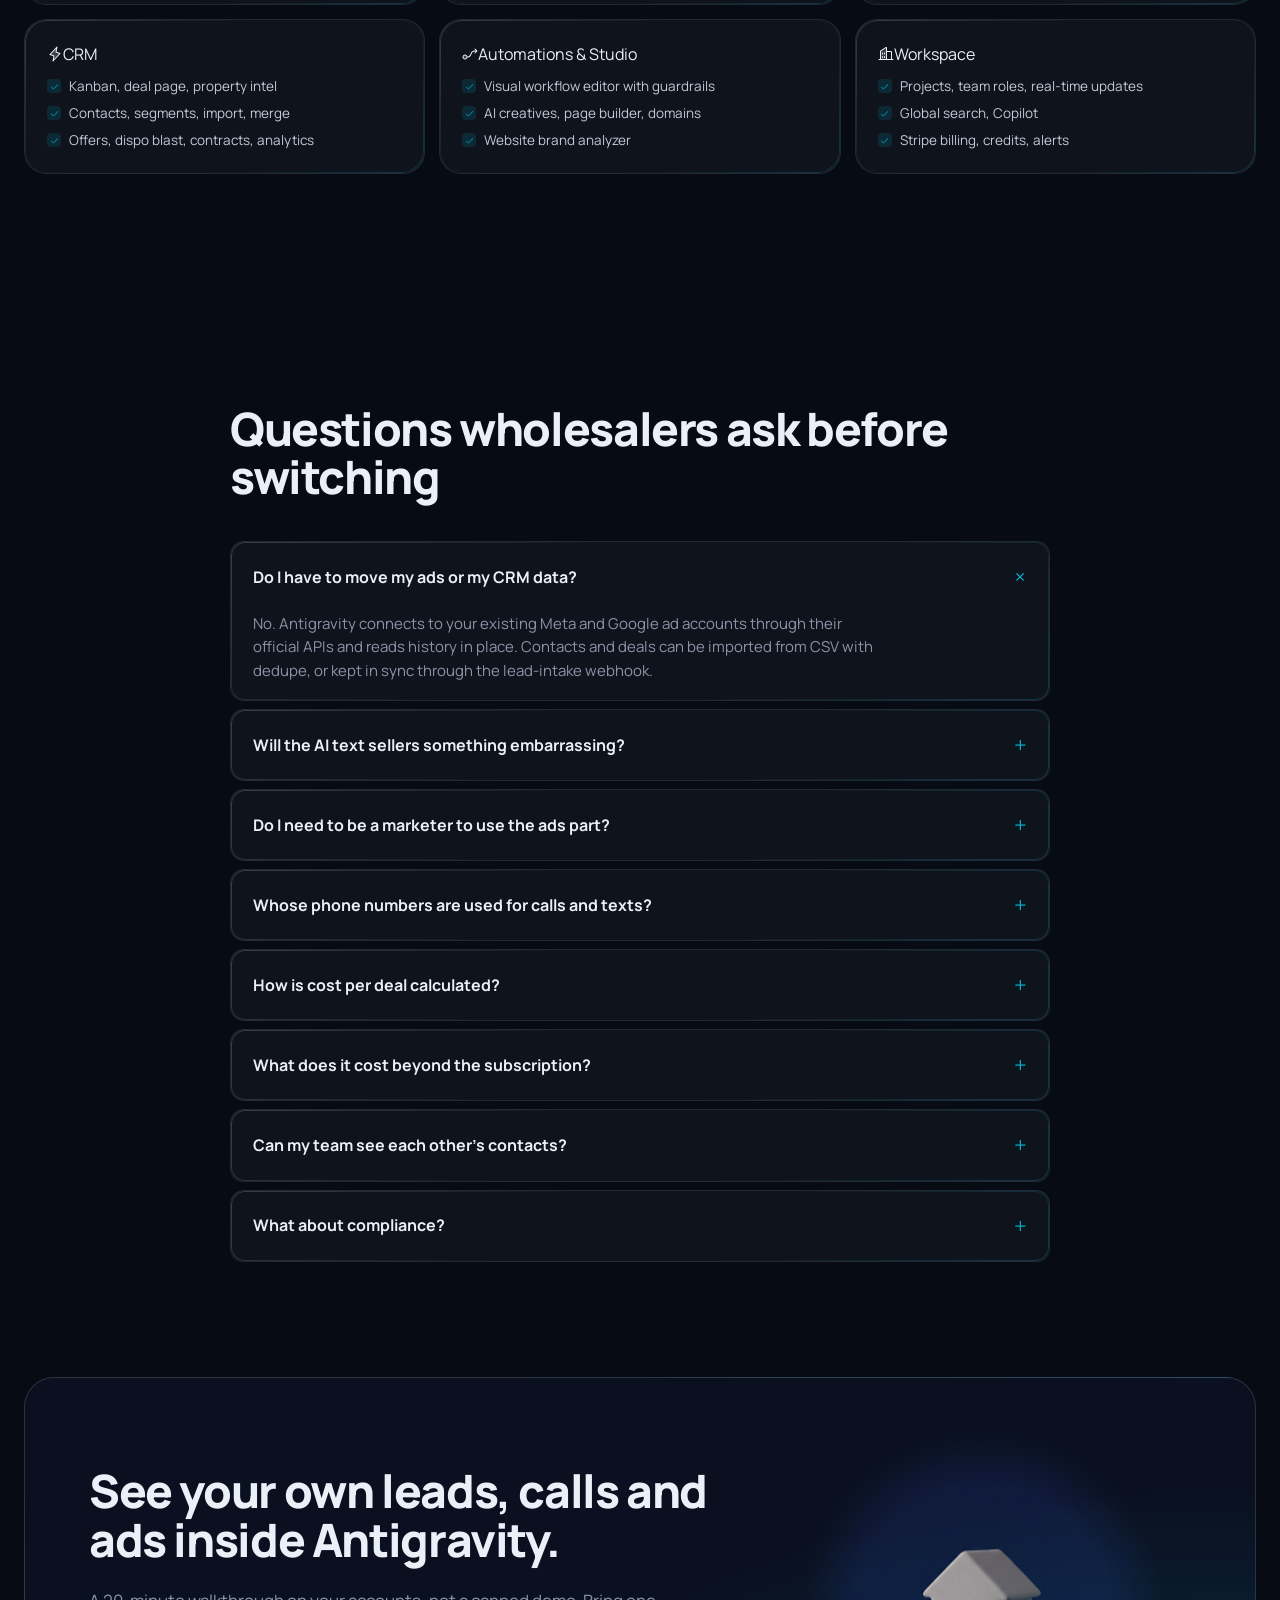
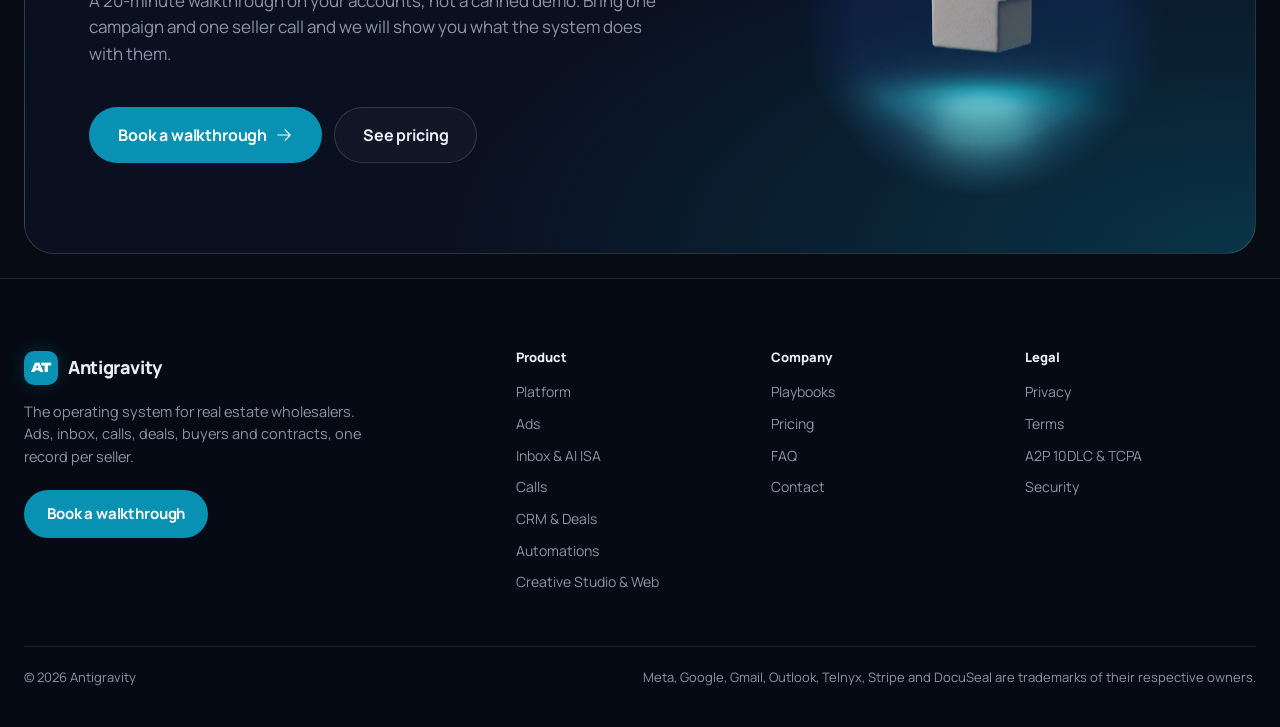
<file: pricing.html>
<!doctype html>
<html lang="en" class="dark">
<head>
<meta charset="utf-8">
<meta name="viewport" content="width=device-width, initial-scale=1">
<title>Pricing</title>
<meta name="description" content="Plans for solo operators, acquisitions teams and multi-market companies. Every plan includes the whole platform. Usage is metered and visible before you spend.">
<meta name="theme-color" content="#070b14">
<link rel="icon" href="assets/favicon.svg" type="image/svg+xml">
<link rel="preconnect" href="https://fonts.googleapis.com">
<link rel="preconnect" href="https://fonts.gstatic.com" crossorigin>
<link href="https://fonts.googleapis.com/css2?family=Manrope:wght@400;500;600;700;800&family=JetBrains+Mono:wght@400;500&family=Unbounded:wght@900&display=swap" rel="stylesheet">
<link rel="stylesheet" href="css/site.css">
</head>
<body>
<svg class="ph-sprite" aria-hidden="true" focusable="false"><symbol id="i-duotone-buildings" viewBox="0 0 256 256"><path d="M136,32V216H40V85.35a8,8,0,0,1,3.56-6.66l80-53.33A8,8,0,0,1,136,32Z" opacity="0.2"/><path d="M240,208H224V96a16,16,0,0,0-16-16H144V32a16,16,0,0,0-24.88-13.32L39.12,72A16,16,0,0,0,32,85.34V208H16a8,8,0,0,0,0,16H240a8,8,0,0,0,0-16ZM208,96V208H144V96ZM48,85.34,128,32V208H48ZM112,112v16a8,8,0,0,1-16,0V112a8,8,0,1,1,16,0Zm-32,0v16a8,8,0,0,1-16,0V112a8,8,0,1,1,16,0Zm0,56v16a8,8,0,0,1-16,0V168a8,8,0,0,1,16,0Zm32,0v16a8,8,0,0,1-16,0V168a8,8,0,0,1,16,0Z"/></symbol><symbol id="i-duotone-envelope-simple" viewBox="0 0 256 256"><path d="M224,56l-96,88L32,56Z" opacity="0.2"/><path d="M224,48H32a8,8,0,0,0-8,8V192a16,16,0,0,0,16,16H216a16,16,0,0,0,16-16V56A8,8,0,0,0,224,48ZM203.43,64,128,133.15,52.57,64ZM216,192H40V74.19l82.59,75.71a8,8,0,0,0,10.82,0L216,74.19V192Z"/></symbol><symbol id="i-duotone-flow-arrow" viewBox="0 0 256 256"><path d="M80,176a32,32,0,1,1-32-32A32,32,0,0,1,80,176Z" opacity="0.2"/><path d="M245.66,74.34l-32-32a8,8,0,0,0-11.32,11.32L220.69,72H208c-49.33,0-61.05,28.12-71.38,52.92-9.38,22.51-16.92,40.59-49.48,42.84a40,40,0,1,0,.1,16c43.26-2.65,54.34-29.15,64.14-52.69C161.41,107,169.33,88,208,88h12.69l-18.35,18.34a8,8,0,0,0,11.32,11.32l32-32A8,8,0,0,0,245.66,74.34ZM48,200a24,24,0,1,1,24-24A24,24,0,0,1,48,200Z"/></symbol><symbol id="i-duotone-lightning" viewBox="0 0 256 256"><path d="M96,240l16-80L48,136,160,16,144,96l64,24Z" opacity="0.2"/><path d="M215.79,118.17a8,8,0,0,0-5-5.66L153.18,90.9l14.66-73.33a8,8,0,0,0-13.69-7l-112,120a8,8,0,0,0,3,13l57.63,21.61L88.16,238.43a8,8,0,0,0,13.69,7l112-120A8,8,0,0,0,215.79,118.17ZM109.37,214l10.47-52.38a8,8,0,0,0-5-9.06L62,132.71l84.62-90.66L136.16,94.43a8,8,0,0,0,5,9.06l52.8,19.8Z"/></symbol><symbol id="i-duotone-megaphone" viewBox="0 0 256 256"><path d="M240,120a40,40,0,0,1-40,40H160V80h40A40,40,0,0,1,240,120Z" opacity="0.2"/><path d="M248,120a48.05,48.05,0,0,0-48-48H160.2c-2.91-.17-53.62-3.74-101.91-44.24A16,16,0,0,0,32,40V200a16,16,0,0,0,26.29,12.25c37.77-31.68,77-40.76,93.71-43.3v31.72A16,16,0,0,0,159.12,214l11,7.33A16,16,0,0,0,194.5,212l11.77-44.36A48.07,48.07,0,0,0,248,120ZM48,199.93V40h0c42.81,35.91,86.63,45,104,47.24v65.48C134.65,155,90.84,164.07,48,199.93Zm131,8,0,.11-11-7.33V168h21.6ZM200,152H168V88h32a32,32,0,1,1,0,64Z"/></symbol><symbol id="i-duotone-phone-call" viewBox="0 0 256 256"><path d="M215.94,182.08A48.33,48.33,0,0,1,168,224,136,136,0,0,1,32,88,48.33,48.33,0,0,1,73.92,40.06a8,8,0,0,1,8.3,4.8l21.13,47.2a8,8,0,0,1-.66,7.53L81.32,125a7.93,7.93,0,0,0-.54,7.81c8.27,16.93,25.77,34.22,42.75,42.41a7.92,7.92,0,0,0,7.83-.59l25-21.3a8,8,0,0,1,7.59-.69l47.16,21.13A8,8,0,0,1,215.94,182.08Z" opacity="0.2"/><path d="M144.27,45.93a8,8,0,0,1,9.8-5.66,86.22,86.22,0,0,1,61.66,61.66,8,8,0,0,1-5.66,9.8A8.23,8.23,0,0,1,208,112a8,8,0,0,1-7.73-5.94,70.35,70.35,0,0,0-50.33-50.33A8,8,0,0,1,144.27,45.93Zm-2.33,41.8c13.79,3.68,22.65,12.54,26.33,26.33A8,8,0,0,0,176,120a8.23,8.23,0,0,0,2.07-.27,8,8,0,0,0,5.66-9.8c-5.12-19.16-18.5-32.54-37.66-37.66a8,8,0,1,0-4.13,15.46Zm81.94,95.35A56.26,56.26,0,0,1,168,232C88.6,232,24,167.4,24,88A56.26,56.26,0,0,1,72.92,32.12a16,16,0,0,1,16.62,9.52l21.12,47.15,0,.12A16,16,0,0,1,109.39,104c-.18.27-.37.52-.57.77L88,129.45c7.49,15.22,23.41,31,38.83,38.51l24.34-20.71a8.12,8.12,0,0,1,.75-.56,16,16,0,0,1,15.17-1.4l.13.06,47.11,21.11A16,16,0,0,1,223.88,183.08Zm-15.88-2s-.07,0-.11,0h0l-47-21.05-24.35,20.71a8.44,8.44,0,0,1-.74.56,16,16,0,0,1-15.75,1.14c-18.73-9.05-37.4-27.58-46.46-46.11a16,16,0,0,1,1-15.7,6.13,6.13,0,0,1,.57-.77L96,95.15l-21-47a.61.61,0,0,1,0-.12A40.2,40.2,0,0,0,40,88,128.14,128.14,0,0,0,168,216,40.21,40.21,0,0,0,208,181.07Z"/></symbol><symbol id="i-regular-arrow-right" viewBox="0 0 256 256"><path d="M221.66,133.66l-72,72a8,8,0,0,1-11.32-11.32L196.69,136H40a8,8,0,0,1,0-16H196.69L138.34,61.66a8,8,0,0,1,11.32-11.32l72,72A8,8,0,0,1,221.66,133.66Z"/></symbol><symbol id="i-regular-caret-down" viewBox="0 0 256 256"><path d="M213.66,101.66l-80,80a8,8,0,0,1-11.32,0l-80-80A8,8,0,0,1,53.66,90.34L128,164.69l74.34-74.35a8,8,0,0,1,11.32,11.32Z"/></symbol></svg>
<a class="skip" href="#main">Skip to content</a>
<div class="aurora" aria-hidden="true"><i></i><i></i><i></i></div>
<div class="grain" aria-hidden="true"></div>

<header class="nav" id="nav">
  <div class="wrap nav__bar">
    <a href="index.html" class="brand" aria-label="Antigravity home"><span class="brand__mark">AT</span><span>Antigravity</span></a>

    <nav class="nav__menu" aria-label="Primary">
      <div class="nav__item nav__item--mega">
        <button class="nav__link" data-nav="product" aria-expanded="false" aria-controls="mega">Product <svg class="ic" aria-hidden="true"><use href="#i-regular-caret-down"></use></svg></button>
        <div class="mega" id="mega">
          <div class="mega__grid">
            <a class="mega__card" href="ads.html"><img class="ico3d" src="assets/icons/ads.png" alt=""><div><b>Ads</b><span>Meta + Google in one manager, playbooks, plain-English insights, budget guards, audit.</span></div></a>
            <a class="mega__card" href="inbox.html"><img class="ico3d" src="assets/icons/inbox.png" alt=""><div><b>Inbox &amp; AI ISA</b><span>Email, SMS, Messenger, Instagram and calls in one list. A qualifier that texts back in seconds.</span></div></a>
            <a class="mega__card" href="calls.html"><img class="ico3d" src="assets/icons/calls.png" alt=""><div><b>Calls</b><span>Browser softphone on your numbers, transcripts, summaries and fields that fill themselves.</span></div></a>
            <a class="mega__card" href="crm.html"><img class="ico3d" src="assets/icons/crm.png" alt=""><div><b>CRM &amp; Deals</b><span>Pipeline, property intel, skip trace, cash buyers, dispo blast, offers, e-sign contracts.</span></div></a>
            <a class="mega__card" href="automations.html"><img class="ico3d" src="assets/icons/auto.png" alt=""><div><b>Automations</b><span>Visual workflows on triggers, timing windows, yes/no branches, guardrails in the engine.</span></div></a>
            <a class="mega__card" href="studio.html"><img class="ico3d" src="assets/icons/studio.png" alt=""><div><b>Creative Studio &amp; Web</b><span>AI ad creatives in every size, landing page builder, domains, brand analyzer.</span></div></a>
          </div>
          <div class="mega__foot"><a href="platform.html">See the whole platform <svg class="ic" aria-hidden="true"><use href="#i-regular-arrow-right"></use></svg></a></div>
        </div>
      </div>
      <a class="nav__link" data-nav="playbooks" href="playbooks.html">Playbooks</a>
      <a class="nav__link" data-nav="pricing" aria-current="page" href="pricing.html">Pricing</a>
      <a class="nav__link" data-nav="contact" href="contact.html">Contact</a>
    </nav>

    <div class="nav__actions">
      <a class="btn btn--ghost btn--sm" href="#">Log in</a>
      <a class="btn btn--primary btn--sm magnetic" href="contact.html">Book a walkthrough</a>
      <button class="nav__burger" id="burger" aria-label="Open menu" aria-expanded="false"><span></span><span></span></button>
    </div>
  </div>
  <div class="nav__mobile" id="mobileMenu">
    <a href="platform.html">Platform</a><a href="ads.html">Ads</a><a href="inbox.html">Inbox &amp; AI ISA</a><a href="calls.html">Calls</a><a href="crm.html">CRM &amp; Deals</a><a href="automations.html">Automations</a><a href="studio.html">Creative Studio &amp; Web</a><a href="playbooks.html">Playbooks</a><a href="pricing.html">Pricing</a><a href="contact.html">Contact</a>
    <a class="btn btn--primary" href="contact.html">Book a walkthrough</a>
  </div>
</header>

<main id="main">


<section class="phero">
  <div class="wrap">
    <div class="measure">
      <span class="kicker">Pricing</span>
      <h1 class="h1">Priced like a tool, not like a hire.</h1>
      <p class="lead">Every plan includes the whole platform. Calls, SMS, skip traces and AI creatives are metered at cost-plus and deducted from a prepaid balance you can see at any time.</p>
    </div>
  </div>
</section>

<section class="section section--flush">
  <div class="wrap">
    <div class="plans" data-placeholder="true">
      <div class="plan glass spot reveal"><h3>Basic</h3><div class="price">$89<small>/mo</small></div><p class="plan__for">One operator, one market</p>
        <ul class="plan__list"><li>Ads, Inbox, Calls, CRM, Automations, Studio</li><li>1 ad account per platform</li><li>1 phone number, 100 call minutes</li><li>AI ISA on 1 number</li><li>250 skip traces a month</li><li>AI credits for creatives and drafts</li></ul>
        <a class="btn btn--ghost" href="contact.html">Start with Basic</a></div>
      <div class="plan glass spot plan--hot reveal" data-delay="1"><span class="plan__tag">Most teams pick this</span><h3>Expert</h3><div class="price">$149<small>/mo</small></div><p class="plan__for">Acquisitions and dispo, up to 5 seats</p>
        <ul class="plan__list"><li>Everything in Basic</li><li>3 ad accounts per platform</li><li>3 numbers, 500 call minutes</li><li>AI ISA on all numbers, handoff routing</li><li>1,000 skip traces a month</li><li>Contracts e-sign included</li><li>More AI credits, priority generation</li></ul>
        <a class="btn btn--primary" href="contact.html">Book a walkthrough</a></div>
      <div class="plan glass spot reveal" data-delay="2"><h3>Pro</h3><div class="price">$280<small>/mo</small></div><p class="plan__for">Several markets or brands, unlimited seats</p>
        <ul class="plan__list"><li>Everything in Expert</li><li>Unlimited ad accounts and numbers</li><li>Separate projects per market</li><li>Priority support and onboarding</li><li>Webhook and API access</li><li>Custom skip-trace and minute bundles</li></ul>
        <a class="btn btn--ghost" href="contact.html">Talk to us</a></div>
    </div>
    <p class="mt-2" style="font-size:13px;color:var(--ink-3)">Plan names and amounts mirror the in-app billing screen and are subject to change before launch.</p>

    <div class="usage reveal" data-glass-children>
      <div class="glass spot"><b>$75</b><span>1,000 extra skip traces</span></div>
      <div class="glass spot"><b>$300</b><span>5,000 extra skip traces</span></div>
      <div class="glass spot"><b>2¢</b><span>per outbound SMS</span></div>
      <div class="glass spot"><b>Per second</b><span>call minutes beyond your plan, never cutting an active call</span></div>
    </div>
  </div>
</section>

<section class="section">
  <div class="wrap">
    <div class="measure reveal"><h2 class="h2">Every plan includes</h2></div>
    <div class="catalogue mt-4">
      <div class="cat glass spot reveal"><h3None><svg class="ic" aria-hidden="true"><use href="#i-duotone-megaphone"></use></svg>Ads</h3><ul><li>Meta and Google manager, editing, duplication</li><li>Smart Campaign and playbooks</li><li>Insights, cost per deal, budget guards, audit</li></ul></div>
      <div class="cat glass spot reveal"><h3None><svg class="ic" aria-hidden="true"><use href="#i-duotone-envelope-simple"></use></svg>Inbox</h3><ul><li>Email, SMS, Messenger, Instagram, calls</li><li>Triage, drafts, summaries, translation</li><li>Autoreply rules and simulator</li></ul></div>
      <div class="cat glass spot reveal"><h3None><svg class="ic" aria-hidden="true"><use href="#i-duotone-phone-call"></use></svg>Calls</h3><ul><li>Softphone, recording, transcript, summary</li><li>Live field extraction</li><li>10DLC registration</li></ul></div>
      <div class="cat glass spot reveal"><h3None><svg class="ic" aria-hidden="true"><use href="#i-duotone-lightning"></use></svg>CRM</h3><ul><li>Kanban, deal page, property intel</li><li>Contacts, segments, import, merge</li><li>Offers, dispo blast, contracts, analytics</li></ul></div>
      <div class="cat glass spot reveal"><h3None><svg class="ic" aria-hidden="true"><use href="#i-duotone-flow-arrow"></use></svg>Automations &amp; Studio</h3><ul><li>Visual workflow editor with guardrails</li><li>AI creatives, page builder, domains</li><li>Website brand analyzer</li></ul></div>
      <div class="cat glass spot reveal"><h3None><svg class="ic" aria-hidden="true"><use href="#i-duotone-buildings"></use></svg>Workspace</h3><ul><li>Projects, team roles, real-time updates</li><li>Global search, Copilot</li><li>Stripe billing, credits, alerts</li></ul></div>
    </div>
  </div>
</section>

<section class="section " id="faq">
  <div class="wrap--narrow">
    <h2 class="h2 reveal">Questions wholesalers ask before switching</h2>
    <div class="faq">
      <details class="glass" open><summary>Do I have to move my ads or my CRM data?</summary><p>No. Antigravity connects to your existing Meta and Google ad accounts through their official APIs and reads history in place. Contacts and deals can be imported from CSV with dedupe, or kept in sync through the lead-intake webhook.</p></details>
      <details class="glass"><summary>Will the AI text sellers something embarrassing?</summary><p>Every rule has a simulator, so you run the exact conversation against a test thread before it goes live. You set the goal, the tone, the maximum number of replies and the handoff conditions. STOP and wrong-number messages are caught by rules, not by the model, and flag the contact as Do Not Contact instantly.</p></details>
      <details class="glass"><summary>Do I need to be a marketer to use the ads part?</summary><p>That is the point. Playbooks encode targeting, copy and creatives for the common seller situations, and the weekly digest talks in outcomes: leads, appointments, contracts. The technical reason sits in brackets for when you want it.</p></details>
      <details class="glass"><summary>Whose phone numbers are used for calls and texts?</summary><p>Yours. Numbers are provisioned in your workspace through Telnyx, registered for A2P 10DLC under your brand, and stay with you. Calls, recordings and transcripts are stored in your account.</p></details>
      <details class="glass"><summary>How is cost per deal calculated?</summary><p>Each lead keeps the campaign and ad it came from. When the deal closes you record the assignment fee on the deal card, and Insights attributes spend, contracts and fees back to the campaign, creative and platform.</p></details>
      <details class="glass"><summary>What does it cost beyond the subscription?</summary><p>Call minutes above your plan, outbound SMS, skip traces above the included quota and AI creative generation are metered and deducted from a prepaid balance. You can see the balance at any time, set auto-recharge, and you get alerts at 80% and 100% of included usage.</p></details>
      <details class="glass"><summary>Can my team see each other’s contacts?</summary><p>A regular user sees their own contacts. A project admin sees every contact in the project. Projects are isolated from each other at the database layer, so two markets never mix.</p></details>
      <details class="glass"><summary>What about compliance?</summary><p>SMS goes out only from 10DLC-registered numbers. Opt-outs are detected by rules and flag DNC everywhere, including blasts and automations. The deliverability coach scores every text before it goes. Send windows respect the contact’s timezone.</p></details>
    </div>
  </div>
</section>

<section class="section cta">
  <div class="wrap">
    <div class="cta__box reveal">
      <div>
        <h2 class="h2">See your own leads, calls and ads inside Antigravity.</h2>
        <p class="lead mt-2">A 20-minute walkthrough on your accounts, not a canned demo. Bring one campaign and one seller call and we will show you what the system does with them.</p>
        <div class="mt-3" style="display:flex;gap:12px;flex-wrap:wrap"><a class="btn btn--primary btn--lg magnetic" href="contact.html">Book a walkthrough <svg class="ic" aria-hidden="true"><use href="#i-regular-arrow-right"></use></svg></a><a class="btn btn--ghost btn--lg" href="pricing.html">See pricing</a></div>
      </div>
      <div class="cta__art"><img loading="lazy" decoding="async" src="assets/house-glow.png" alt=""></div>
    </div>
  </div>
</section>


</main>

<footer class="footer">
  <div class="wrap">
    <div class="footer__top">
      <div class="footer__brand">
        <a href="index.html" class="brand"><span class="brand__mark">AT</span><span>Antigravity</span></a>
        <p>The operating system for real estate wholesalers. Ads, inbox, calls, deals, buyers and contracts, one record per seller.</p>
        <a class="btn btn--primary" href="contact.html">Book a walkthrough</a>
      </div>
      <div class="footer__cols">
        <div><h4>Product</h4><a href="platform.html">Platform</a><a href="ads.html">Ads</a><a href="inbox.html">Inbox &amp; AI ISA</a><a href="calls.html">Calls</a><a href="crm.html">CRM &amp; Deals</a><a href="automations.html">Automations</a><a href="studio.html">Creative Studio &amp; Web</a></div>
        <div><h4>Company</h4><a href="playbooks.html">Playbooks</a><a href="pricing.html">Pricing</a><a href="pricing.html#faq">FAQ</a><a href="contact.html">Contact</a></div>
        <div><h4>Legal</h4><a href="#">Privacy</a><a href="#">Terms</a><a href="#">A2P 10DLC &amp; TCPA</a><a href="#">Security</a></div>
      </div>
    </div>
    <div class="footer__bottom">
      <span>© 2026 Antigravity</span>
      <span>Meta, Google, Gmail, Outlook, Telnyx, Stripe and DocuSeal are trademarks of their respective owners.</span>
    </div>
  </div>
</footer>

<!-- GSAP is self-hosted: the app serves these pages under a CSP whose script-src
     is 'self', so the cdnjs build was blocked and the whole motion layer was dead
     on the app's own domain. Same 3.12.5 files, no third-party origin. -->
<script src="js/vendor/gsap.min.js"></script>
<script src="js/vendor/ScrollTrigger.min.js"></script>
<script src="js/vendor/MotionPathPlugin.min.js"></script>
<script src="js/site.js" defer></script>
</body>
</html>
</file>
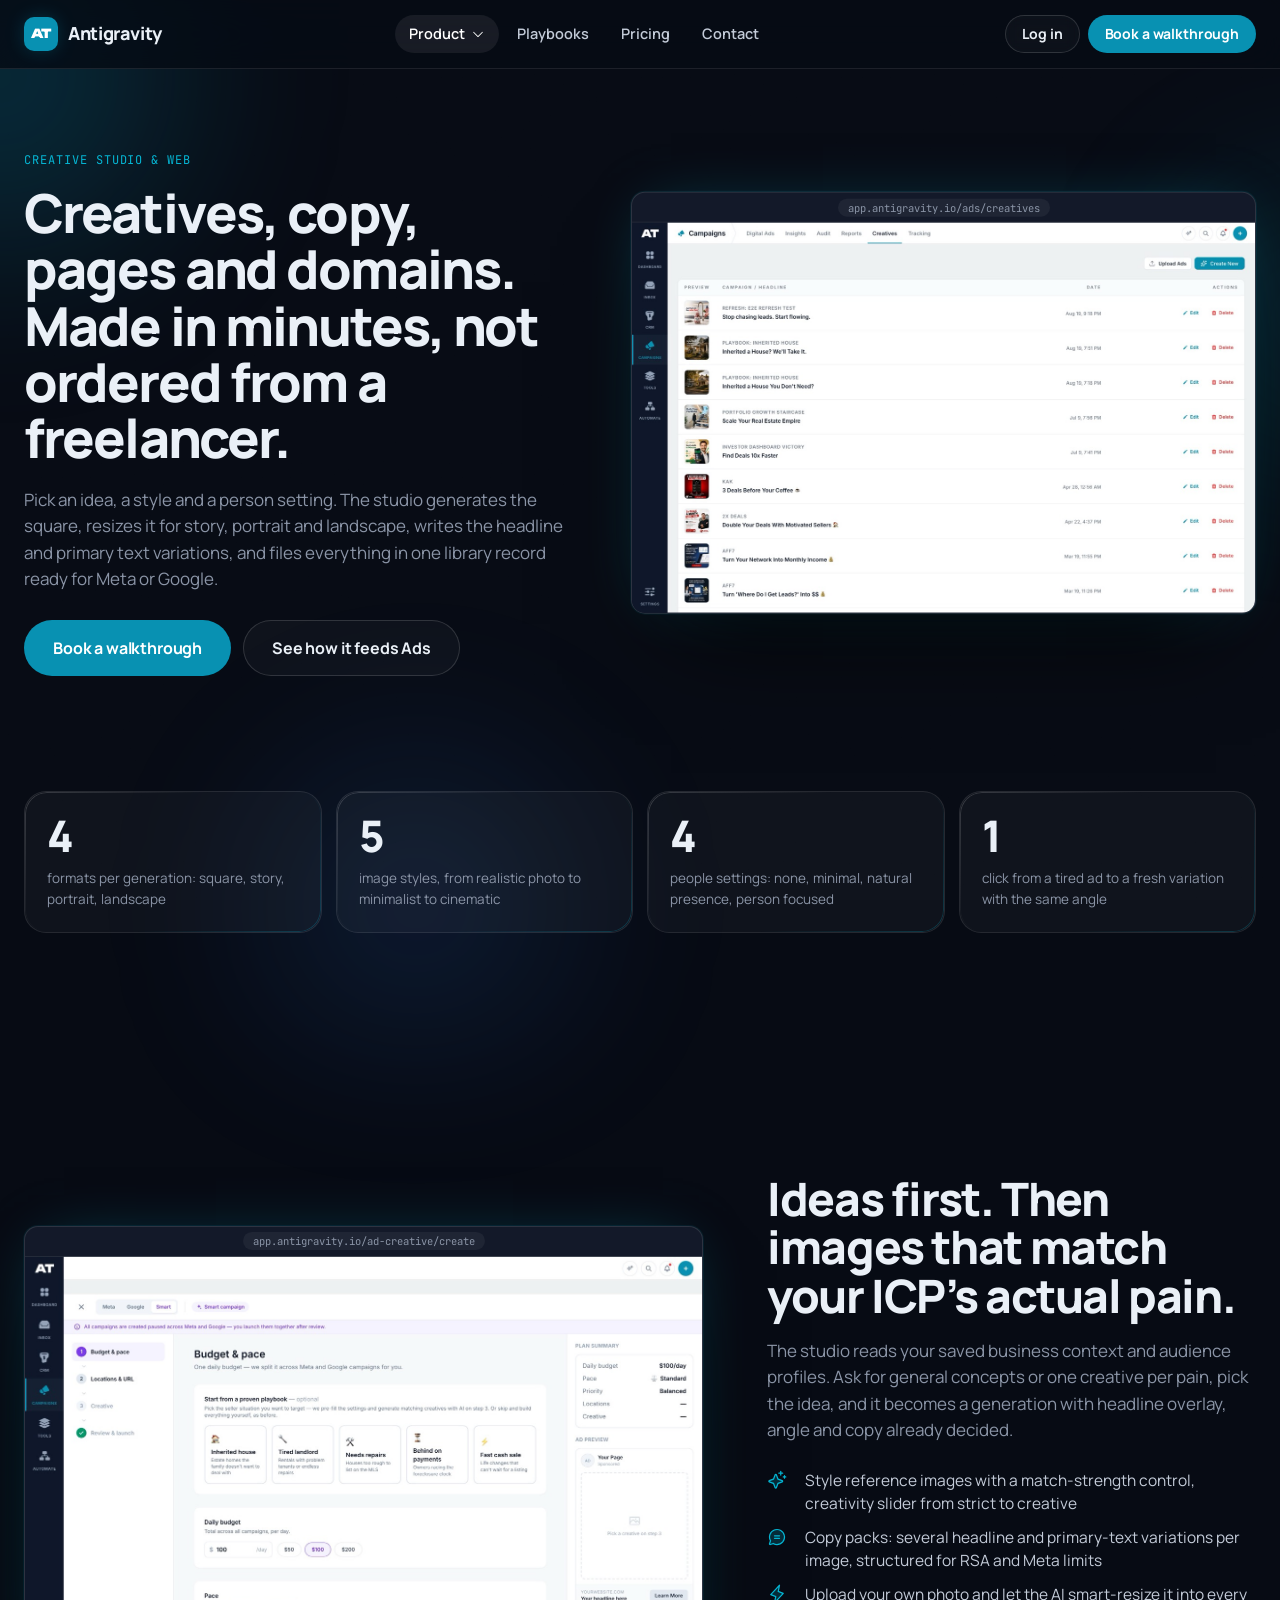
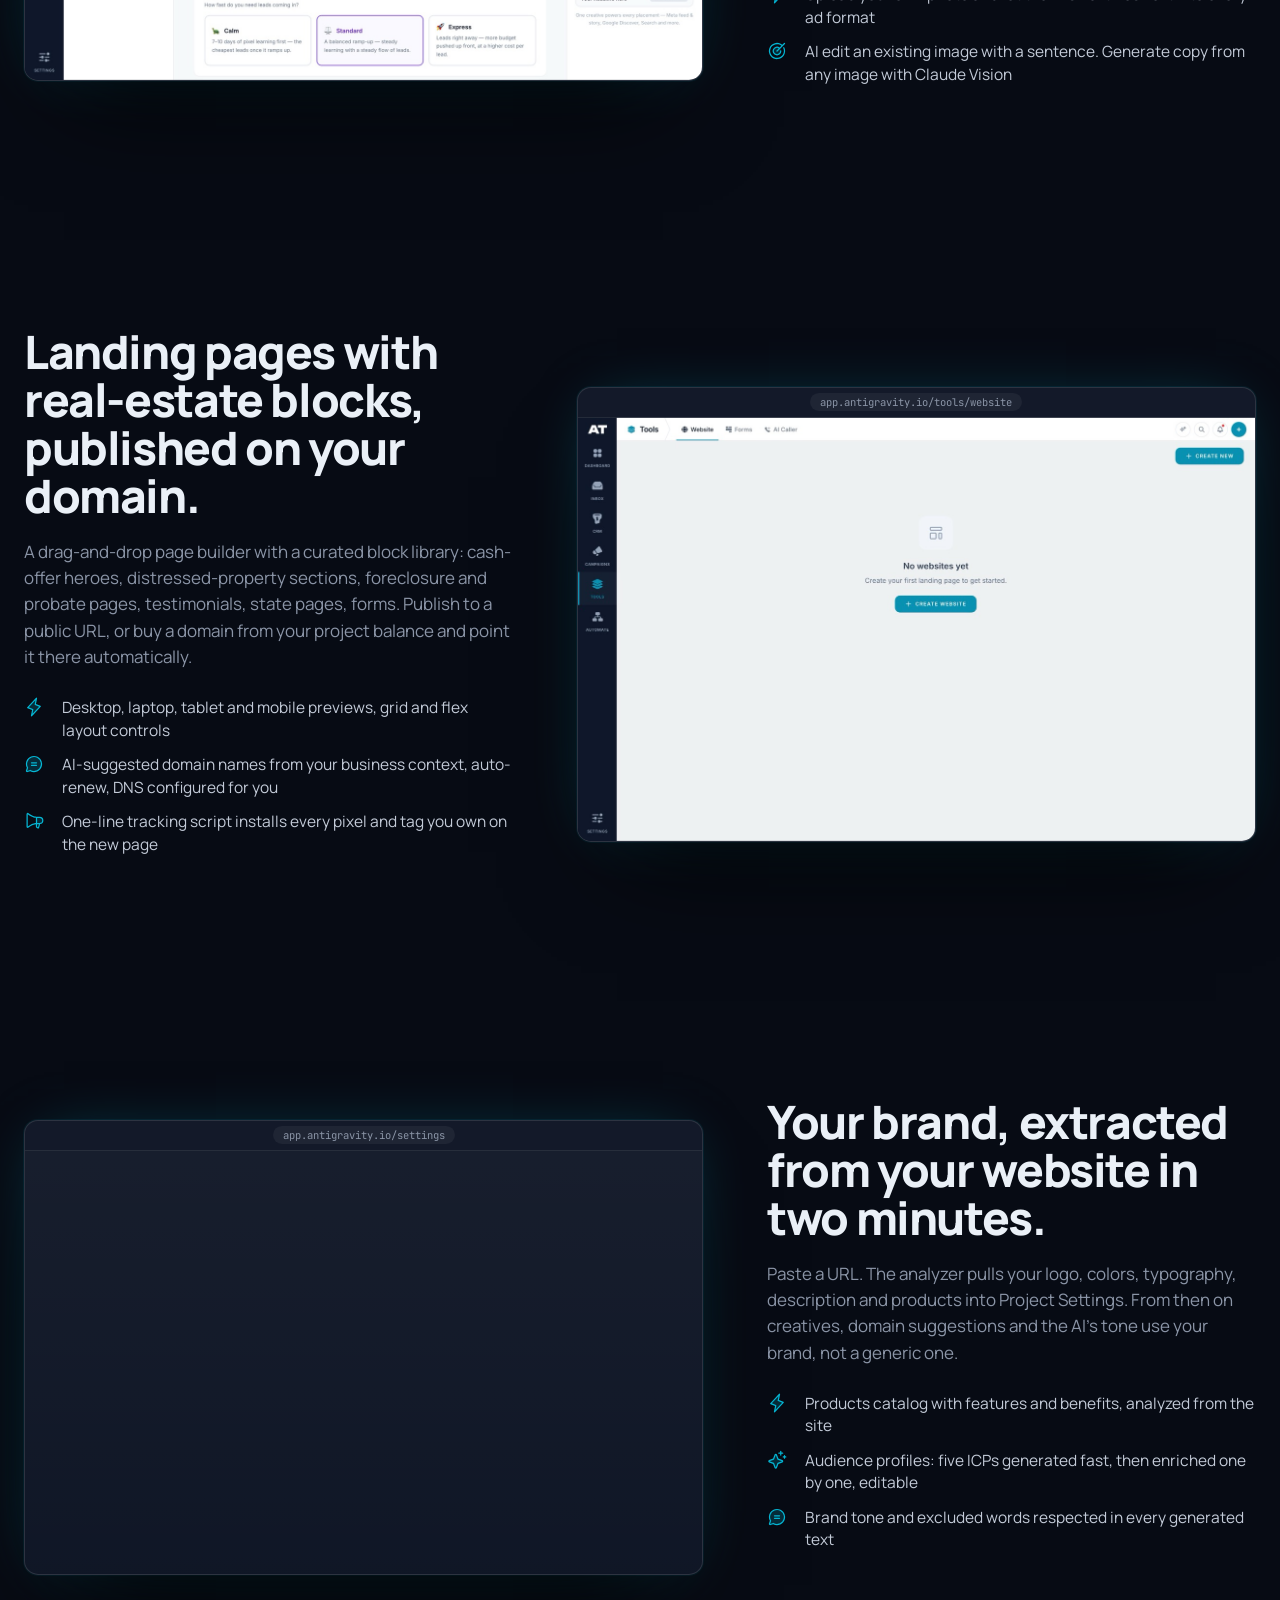
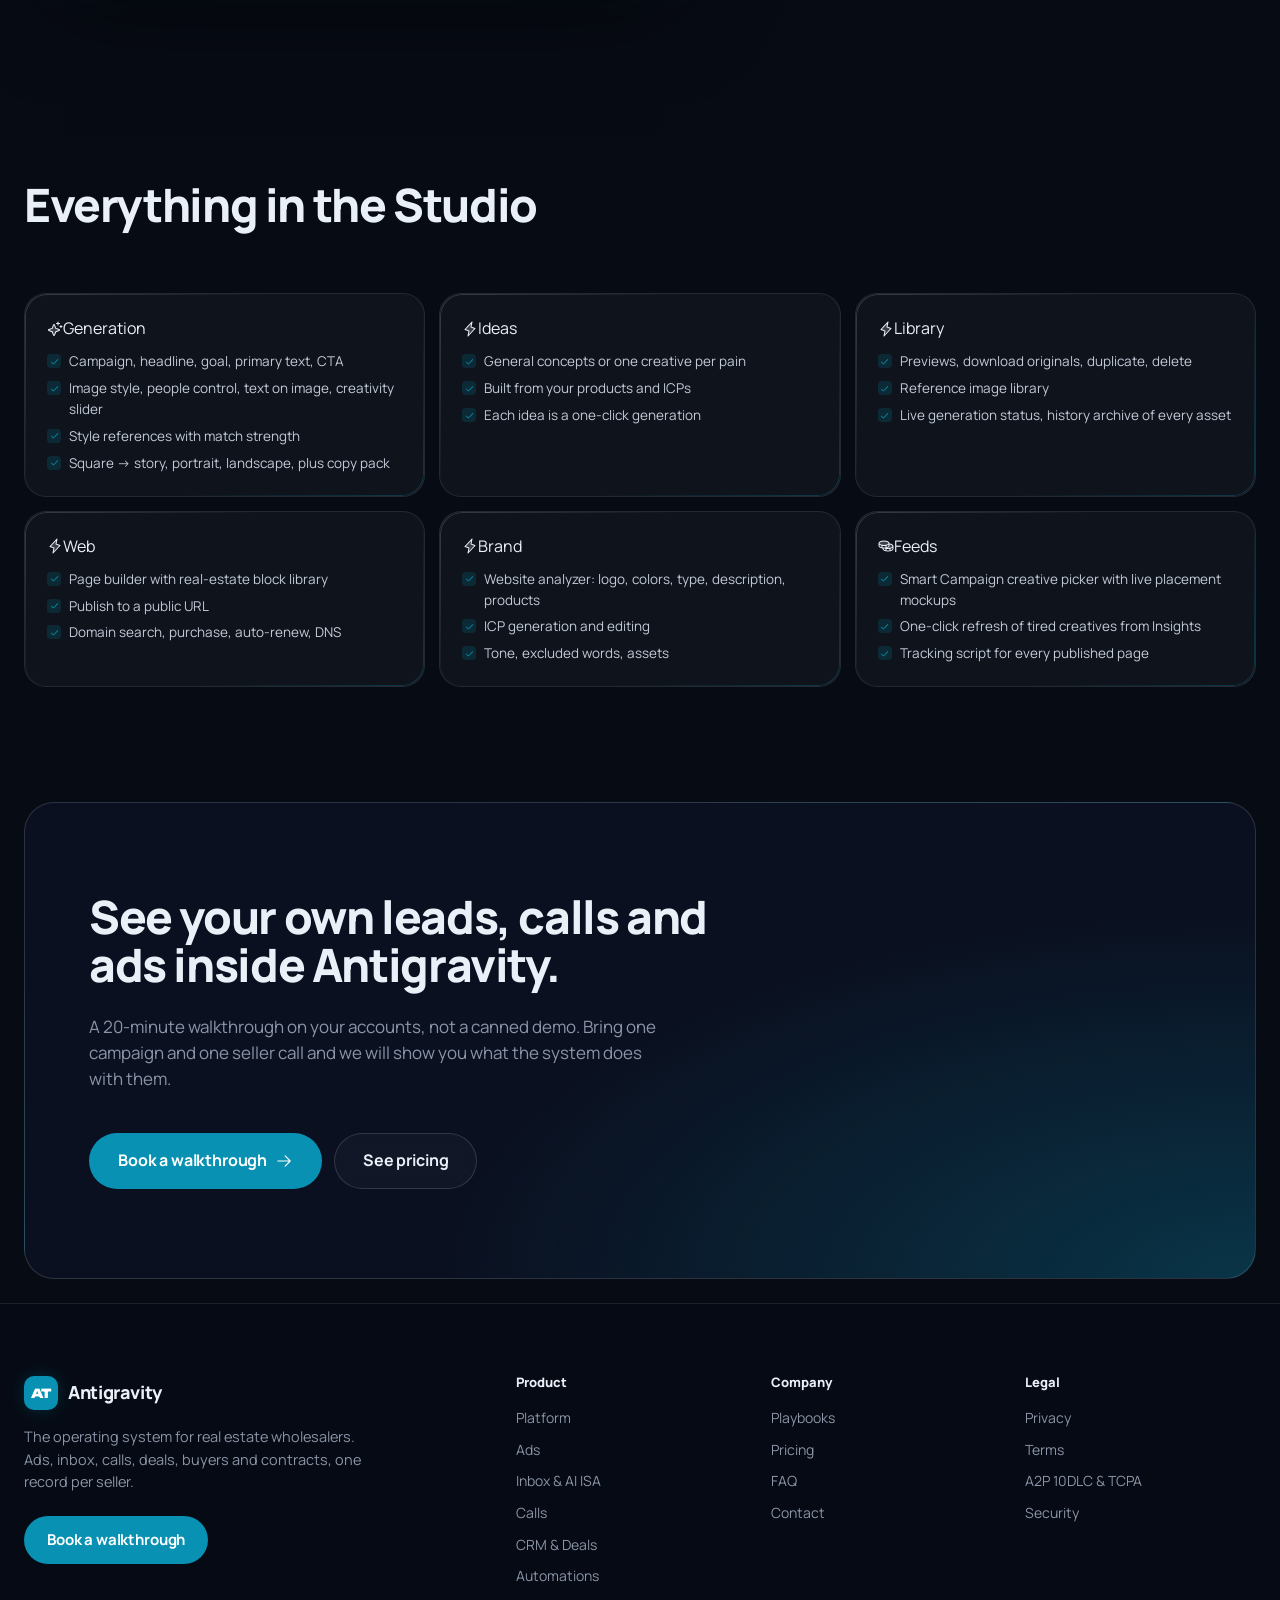
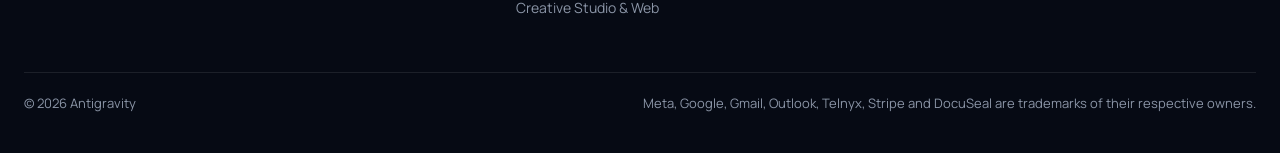
<file: studio.html>
<!doctype html>
<html lang="en" class="dark">
<head>
<meta charset="utf-8">
<meta name="viewport" content="width=device-width, initial-scale=1">
<title>Creative Studio & Web – AI ad creatives, landing pages, domains</title>
<meta name="description" content="Generate ad creatives in every placement size with copy packs, build landing pages from real-estate blocks, buy domains from your balance, extract your brand from your website.">
<meta name="theme-color" content="#070b14">
<link rel="icon" href="assets/favicon.svg" type="image/svg+xml">
<link rel="preconnect" href="https://fonts.googleapis.com">
<link rel="preconnect" href="https://fonts.gstatic.com" crossorigin>
<link href="https://fonts.googleapis.com/css2?family=Manrope:wght@400;500;600;700;800&family=JetBrains+Mono:wght@400;500&family=Unbounded:wght@900&display=swap" rel="stylesheet">
<link rel="stylesheet" href="css/site.css">
</head>
<body>
<svg class="ph-sprite" aria-hidden="true" focusable="false"><symbol id="i-duotone-chat-circle-text" viewBox="0 0 256 256"><path d="M224,128A96,96,0,0,1,79.93,211.11h0L42.54,223.58a8,8,0,0,1-10.12-10.12l12.47-37.39h0A96,96,0,1,1,224,128Z" opacity="0.2"/><path d="M128,24A104,104,0,0,0,36.18,176.88L24.83,210.93a16,16,0,0,0,20.24,20.24l34.05-11.35A104,104,0,1,0,128,24Zm0,192a87.87,87.87,0,0,1-44.06-11.81,8,8,0,0,0-4-1.08,7.85,7.85,0,0,0-2.53.42L40,216,52.47,178.6a8,8,0,0,0-.66-6.54A88,88,0,1,1,128,216Zm40-104a8,8,0,0,1-8,8H96a8,8,0,0,1,0-16h64A8,8,0,0,1,168,112Zm0,32a8,8,0,0,1-8,8H96a8,8,0,0,1,0-16h64A8,8,0,0,1,168,144Z"/></symbol><symbol id="i-duotone-coins" viewBox="0 0 256 256"><path d="M240,132c0,19.88-35.82,36-80,36-19.6,0-37.56-3.17-51.47-8.44h0C146.76,156.85,176,142,176,124V96.72h0C212.52,100.06,240,114.58,240,132ZM176,84c0-19.88-35.82-36-80-36S16,64.12,16,84s35.82,36,80,36S176,103.88,176,84Z" opacity="0.2"/><path d="M184,89.57V84c0-25.08-37.83-44-88-44S8,58.92,8,84v40c0,20.89,26.25,37.49,64,42.46V172c0,25.08,37.83,44,88,44s88-18.92,88-44V132C248,111.3,222.58,94.68,184,89.57ZM232,132c0,13.22-30.79,28-72,28-3.73,0-7.43-.13-11.08-.37C170.49,151.77,184,139,184,124V105.74C213.87,110.19,232,122.27,232,132ZM72,150.25V126.46A183.74,183.74,0,0,0,96,128a183.74,183.74,0,0,0,24-1.54v23.79A163,163,0,0,1,96,152,163,163,0,0,1,72,150.25Zm96-40.32V124c0,8.39-12.41,17.4-32,22.87V123.5C148.91,120.37,159.84,115.71,168,109.93ZM96,56c41.21,0,72,14.78,72,28s-30.79,28-72,28S24,97.22,24,84,54.79,56,96,56ZM24,124V109.93c8.16,5.78,19.09,10.44,32,13.57v23.37C36.41,141.4,24,132.39,24,124Zm64,48v-4.17c2.63.1,5.29.17,8,.17,3.88,0,7.67-.13,11.39-.35A121.92,121.92,0,0,0,120,171.41v23.46C100.41,189.4,88,180.39,88,172Zm48,26.25V174.4a179.48,179.48,0,0,0,24,1.6,183.74,183.74,0,0,0,24-1.54v23.79a165.45,165.45,0,0,1-48,0Zm64-3.38V171.5c12.91-3.13,23.84-7.79,32-13.57V172C232,180.39,219.59,189.4,200,194.87Z"/></symbol><symbol id="i-duotone-lightning" viewBox="0 0 256 256"><path d="M96,240l16-80L48,136,160,16,144,96l64,24Z" opacity="0.2"/><path d="M215.79,118.17a8,8,0,0,0-5-5.66L153.18,90.9l14.66-73.33a8,8,0,0,0-13.69-7l-112,120a8,8,0,0,0,3,13l57.63,21.61L88.16,238.43a8,8,0,0,0,13.69,7l112-120A8,8,0,0,0,215.79,118.17ZM109.37,214l10.47-52.38a8,8,0,0,0-5-9.06L62,132.71l84.62-90.66L136.16,94.43a8,8,0,0,0,5,9.06l52.8,19.8Z"/></symbol><symbol id="i-duotone-megaphone" viewBox="0 0 256 256"><path d="M240,120a40,40,0,0,1-40,40H160V80h40A40,40,0,0,1,240,120Z" opacity="0.2"/><path d="M248,120a48.05,48.05,0,0,0-48-48H160.2c-2.91-.17-53.62-3.74-101.91-44.24A16,16,0,0,0,32,40V200a16,16,0,0,0,26.29,12.25c37.77-31.68,77-40.76,93.71-43.3v31.72A16,16,0,0,0,159.12,214l11,7.33A16,16,0,0,0,194.5,212l11.77-44.36A48.07,48.07,0,0,0,248,120ZM48,199.93V40h0c42.81,35.91,86.63,45,104,47.24v65.48C134.65,155,90.84,164.07,48,199.93Zm131,8,0,.11-11-7.33V168h21.6ZM200,152H168V88h32a32,32,0,1,1,0,64Z"/></symbol><symbol id="i-duotone-sparkle" viewBox="0 0 256 256"><path d="M194.82,151.43l-55.09,20.3-20.3,55.09a7.92,7.92,0,0,1-14.86,0l-20.3-55.09-55.09-20.3a7.92,7.92,0,0,1,0-14.86l55.09-20.3,20.3-55.09a7.92,7.92,0,0,1,14.86,0l20.3,55.09,55.09,20.3A7.92,7.92,0,0,1,194.82,151.43Z" opacity="0.2"/><path d="M197.58,129.06,146,110l-19-51.62a15.92,15.92,0,0,0-29.88,0L78,110l-51.62,19a15.92,15.92,0,0,0,0,29.88L78,178l19,51.62a15.92,15.92,0,0,0,29.88,0L146,178l51.62-19a15.92,15.92,0,0,0,0-29.88ZM137,164.22a8,8,0,0,0-4.74,4.74L112,223.85,91.78,169A8,8,0,0,0,87,164.22L32.15,144,87,123.78A8,8,0,0,0,91.78,119L112,64.15,132.22,119a8,8,0,0,0,4.74,4.74L191.85,144ZM144,40a8,8,0,0,1,8-8h16V16a8,8,0,0,1,16,0V32h16a8,8,0,0,1,0,16H184V64a8,8,0,0,1-16,0V48H152A8,8,0,0,1,144,40ZM248,88a8,8,0,0,1-8,8h-8v8a8,8,0,0,1-16,0V96h-8a8,8,0,0,1,0-16h8V72a8,8,0,0,1,16,0v8h8A8,8,0,0,1,248,88Z"/></symbol><symbol id="i-duotone-target" viewBox="0 0 256 256"><path d="M176,128a48,48,0,1,1-48-48A48,48,0,0,1,176,128Z" opacity="0.2"/><path d="M221.87,83.16A104.1,104.1,0,1,1,195.67,49l22.67-22.68a8,8,0,0,1,11.32,11.32l-96,96a8,8,0,0,1-11.32-11.32l27.72-27.72a40,40,0,1,0,17.87,31.09,8,8,0,1,1,16-.9,56,56,0,1,1-22.38-41.65L184.3,60.39a87.88,87.88,0,1,0,23.13,29.67,8,8,0,0,1,14.44-6.9Z"/></symbol><symbol id="i-regular-arrow-right" viewBox="0 0 256 256"><path d="M221.66,133.66l-72,72a8,8,0,0,1-11.32-11.32L196.69,136H40a8,8,0,0,1,0-16H196.69L138.34,61.66a8,8,0,0,1,11.32-11.32l72,72A8,8,0,0,1,221.66,133.66Z"/></symbol><symbol id="i-regular-caret-down" viewBox="0 0 256 256"><path d="M213.66,101.66l-80,80a8,8,0,0,1-11.32,0l-80-80A8,8,0,0,1,53.66,90.34L128,164.69l74.34-74.35a8,8,0,0,1,11.32,11.32Z"/></symbol></svg>
<a class="skip" href="#main">Skip to content</a>
<div class="aurora" aria-hidden="true"><i></i><i></i><i></i></div>
<div class="grain" aria-hidden="true"></div>

<header class="nav" id="nav">
  <div class="wrap nav__bar">
    <a href="index.html" class="brand" aria-label="Antigravity home"><span class="brand__mark">AT</span><span>Antigravity</span></a>

    <nav class="nav__menu" aria-label="Primary">
      <div class="nav__item nav__item--mega">
        <button class="nav__link" data-nav="product" aria-current="page" aria-expanded="false" aria-controls="mega">Product <svg class="ic" aria-hidden="true"><use href="#i-regular-caret-down"></use></svg></button>
        <div class="mega" id="mega">
          <div class="mega__grid">
            <a class="mega__card" href="ads.html"><img class="ico3d" src="assets/icons/ads.png" alt=""><div><b>Ads</b><span>Meta + Google in one manager, playbooks, plain-English insights, budget guards, audit.</span></div></a>
            <a class="mega__card" href="inbox.html"><img class="ico3d" src="assets/icons/inbox.png" alt=""><div><b>Inbox &amp; AI ISA</b><span>Email, SMS, Messenger, Instagram and calls in one list. A qualifier that texts back in seconds.</span></div></a>
            <a class="mega__card" href="calls.html"><img class="ico3d" src="assets/icons/calls.png" alt=""><div><b>Calls</b><span>Browser softphone on your numbers, transcripts, summaries and fields that fill themselves.</span></div></a>
            <a class="mega__card" href="crm.html"><img class="ico3d" src="assets/icons/crm.png" alt=""><div><b>CRM &amp; Deals</b><span>Pipeline, property intel, skip trace, cash buyers, dispo blast, offers, e-sign contracts.</span></div></a>
            <a class="mega__card" href="automations.html"><img class="ico3d" src="assets/icons/auto.png" alt=""><div><b>Automations</b><span>Visual workflows on triggers, timing windows, yes/no branches, guardrails in the engine.</span></div></a>
            <a class="mega__card" href="studio.html"><img class="ico3d" src="assets/icons/studio.png" alt=""><div><b>Creative Studio &amp; Web</b><span>AI ad creatives in every size, landing page builder, domains, brand analyzer.</span></div></a>
          </div>
          <div class="mega__foot"><a href="platform.html">See the whole platform <svg class="ic" aria-hidden="true"><use href="#i-regular-arrow-right"></use></svg></a></div>
        </div>
      </div>
      <a class="nav__link" data-nav="playbooks" href="playbooks.html">Playbooks</a>
      <a class="nav__link" data-nav="pricing" href="pricing.html">Pricing</a>
      <a class="nav__link" data-nav="contact" href="contact.html">Contact</a>
    </nav>

    <div class="nav__actions">
      <a class="btn btn--ghost btn--sm" href="#">Log in</a>
      <a class="btn btn--primary btn--sm magnetic" href="contact.html">Book a walkthrough</a>
      <button class="nav__burger" id="burger" aria-label="Open menu" aria-expanded="false"><span></span><span></span></button>
    </div>
  </div>
  <div class="nav__mobile" id="mobileMenu">
    <a href="platform.html">Platform</a><a href="ads.html">Ads</a><a href="inbox.html">Inbox &amp; AI ISA</a><a href="calls.html">Calls</a><a href="crm.html">CRM &amp; Deals</a><a href="automations.html">Automations</a><a href="studio.html">Creative Studio &amp; Web</a><a href="playbooks.html">Playbooks</a><a href="pricing.html">Pricing</a><a href="contact.html">Contact</a>
    <a class="btn btn--primary" href="contact.html">Book a walkthrough</a>
  </div>
</header>

<main id="main">


<section class="phero">
  <div class="wrap phero__grid">
    <div>
      <span class="kicker">Creative Studio &amp; Web</span>
      <h1 class="h1">Creatives, copy, pages and domains. Made in minutes, not ordered from a freelancer.</h1>
      <p class="lead">Pick an idea, a style and a person setting. The studio generates the square, resizes it for story, portrait and landscape, writes the headline and primary text variations, and files everything in one library record ready for Meta or Google.</p>
      <div class="phero__cta"><a class="btn btn--primary btn--lg" href="contact.html">Book a walkthrough</a><a class="btn btn--ghost btn--lg" href="ads.html">See how it feeds Ads</a></div>
    </div>
    <div class="phero__visual reveal">
      <div class="frame lift"><div class="frame__bar"><span class="frame__url">app.antigravity.io/ads/creatives</span></div><img loading="lazy" decoding="async" src="assets/shots/ad-creative.jpg" alt="Creative library with generated images and headlines" srcset="assets/shots/ad-creative-sm.jpg 700w, assets/shots/ad-creative.jpg 1400w" sizes="(max-width: 760px) 94vw, 720px"></div>
    </div>
  </div>
</section>

<section class="section">
  <div class="wrap">
    <div class="stats reveal">
      <div class="stat glass spot"><div class="num">4</div><p>formats per generation: square, story, portrait, landscape</p></div>
      <div class="stat glass spot"><div class="num">5</div><p>image styles, from realistic photo to minimalist to cinematic</p></div>
      <div class="stat glass spot"><div class="num">4</div><p>people settings: none, minimal, natural presence, person focused</p></div>
      <div class="stat glass spot"><div class="num">1</div><p>click from a tired ad to a fresh variation with the same angle</p></div>
    </div>
  </div>
</section>

<section class="section ">
  <div class="wrap chapter chapter--flip">
    <div class="chapter__copy">
      <h2 class="h2">Ideas first. Then images that match your ICP’s actual pain.</h2>
      <p class="lead mt-2">The studio reads your saved business context and audience profiles. Ask for general concepts or one creative per pain, pick the idea, and it becomes a generation with headline overlay, angle and copy already decided.</p>
      <ul class="caps">
        <li><svg class="ic" aria-hidden="true"><use href="#i-duotone-sparkle"></use></svg><span>Style reference images with a match-strength control, creativity slider from strict to creative</span></li>
        <li><svg class="ic" aria-hidden="true"><use href="#i-duotone-chat-circle-text"></use></svg><span>Copy packs: several headline and primary-text variations per image, structured for RSA and Meta limits</span></li>
        <li><svg class="ic" aria-hidden="true"><use href="#i-duotone-lightning"></use></svg><span>Upload your own photo and let the AI smart-resize it into every ad format</span></li>
        <li><svg class="ic" aria-hidden="true"><use href="#i-duotone-target"></use></svg><span>AI edit an existing image with a sentence. Generate copy from any image with Claude Vision</span></li>
      </ul>
    </div>
    <div class="chapter__visual reveal">
      <div class="frame lift"><div class="frame__bar"><span class="frame__url">app.antigravity.io/ad-creative/create</span></div><img decoding="async" src="assets/shots/ads-smart-step.jpg" alt="Playbook presets that prefill creative generation" loading="lazy" srcset="assets/shots/ads-smart-step-sm.jpg 700w, assets/shots/ads-smart-step.jpg 1400w" sizes="(max-width: 760px) 94vw, 720px"></div>
    </div>
  </div>
</section>

<section class="section ">
  <div class="wrap chapter">
    <div class="chapter__copy">
      <h2 class="h2">Landing pages with real-estate blocks, published on your domain.</h2>
      <p class="lead mt-2">A drag-and-drop page builder with a curated block library: cash-offer heroes, distressed-property sections, foreclosure and probate pages, testimonials, state pages, forms. Publish to a public URL, or buy a domain from your project balance and point it there automatically.</p>
      <ul class="caps">
        <li><svg class="ic" aria-hidden="true"><use href="#i-duotone-lightning"></use></svg><span>Desktop, laptop, tablet and mobile previews, grid and flex layout controls</span></li>
        <li><svg class="ic" aria-hidden="true"><use href="#i-duotone-chat-circle-text"></use></svg><span>AI-suggested domain names from your business context, auto-renew, DNS configured for you</span></li>
        <li><svg class="ic" aria-hidden="true"><use href="#i-duotone-megaphone"></use></svg><span>One-line tracking script installs every pixel and tag you own on the new page</span></li>
      </ul>
    </div>
    <div class="chapter__visual reveal">
      <div class="frame lift"><div class="frame__bar"><span class="frame__url">app.antigravity.io/tools/website</span></div><img decoding="async" src="assets/shots/tools-website.jpg" alt="Website tools: pages and domain purchase" loading="lazy" srcset="assets/shots/tools-website-sm.jpg 700w, assets/shots/tools-website.jpg 1400w" sizes="(max-width: 760px) 94vw, 720px"></div>
    </div>
  </div>
</section>

<section class="section">
  <div class="wrap chapter chapter--flip">
    <div class="chapter__copy">
      <h2 class="h2">Your brand, extracted from your website in two minutes.</h2>
      <p class="lead mt-2">Paste a URL. The analyzer pulls your logo, colors, typography, description and products into Project Settings. From then on creatives, domain suggestions and the AI’s tone use your brand, not a generic one.</p>
      <ul class="caps">
        <li><svg class="ic" aria-hidden="true"><use href="#i-duotone-lightning"></use></svg><span>Products catalog with features and benefits, analyzed from the site</span></li>
        <li><svg class="ic" aria-hidden="true"><use href="#i-duotone-sparkle"></use></svg><span>Audience profiles: five ICPs generated fast, then enriched one by one, editable</span></li>
        <li><svg class="ic" aria-hidden="true"><use href="#i-duotone-chat-circle-text"></use></svg><span>Brand tone and excluded words respected in every generated text</span></li>
      </ul>
    </div>
    <div class="chapter__visual reveal">
      <div class="frame lift"><div class="frame__bar"><span class="frame__url">app.antigravity.io/settings</span></div><img decoding="async" src="assets/shots/settings.jpg" alt="Project settings with brand, products, audience and team tabs" loading="lazy" srcset="assets/shots/settings-sm.jpg 700w, assets/shots/settings.jpg 1400w" sizes="(max-width: 760px) 94vw, 720px"></div>
    </div>
  </div>
</section>

<section class="section ">
  <div class="wrap">
    <div class="measure reveal"><h2 class="h2">Everything in the Studio</h2></div>
    <div class="catalogue mt-4">
      <div class="cat glass spot reveal"><h3None><svg class="ic" aria-hidden="true"><use href="#i-duotone-sparkle"></use></svg>Generation</h3><ul><li>Campaign, headline, goal, primary text, CTA</li><li>Image style, people control, text on image, creativity slider</li><li>Style references with match strength</li><li>Square → story, portrait, landscape, plus copy pack</li></ul></div>
      <div class="cat glass spot reveal"><h3None><svg class="ic" aria-hidden="true"><use href="#i-duotone-lightning"></use></svg>Ideas</h3><ul><li>General concepts or one creative per pain</li><li>Built from your products and ICPs</li><li>Each idea is a one-click generation</li></ul></div>
      <div class="cat glass spot reveal"><h3None><svg class="ic" aria-hidden="true"><use href="#i-duotone-lightning"></use></svg>Library</h3><ul><li>Previews, download originals, duplicate, delete</li><li>Reference image library</li><li>Live generation status, history archive of every asset</li></ul></div>
      <div class="cat glass spot reveal"><h3None><svg class="ic" aria-hidden="true"><use href="#i-duotone-lightning"></use></svg>Web</h3><ul><li>Page builder with real-estate block library</li><li>Publish to a public URL</li><li>Domain search, purchase, auto-renew, DNS</li></ul></div>
      <div class="cat glass spot reveal"><h3None><svg class="ic" aria-hidden="true"><use href="#i-duotone-lightning"></use></svg>Brand</h3><ul><li>Website analyzer: logo, colors, type, description, products</li><li>ICP generation and editing</li><li>Tone, excluded words, assets</li></ul></div>
      <div class="cat glass spot reveal"><h3None><svg class="ic" aria-hidden="true"><use href="#i-duotone-coins"></use></svg>Feeds</h3><ul><li>Smart Campaign creative picker with live placement mockups</li><li>One-click refresh of tired creatives from Insights</li><li>Tracking script for every published page</li></ul></div>
    </div>
  </div>
</section>

<section class="section cta">
  <div class="wrap">
    <div class="cta__box reveal">
      <div>
        <h2 class="h2">See your own leads, calls and ads inside Antigravity.</h2>
        <p class="lead mt-2">A 20-minute walkthrough on your accounts, not a canned demo. Bring one campaign and one seller call and we will show you what the system does with them.</p>
        <div class="mt-3" style="display:flex;gap:12px;flex-wrap:wrap"><a class="btn btn--primary btn--lg magnetic" href="contact.html">Book a walkthrough <svg class="ic" aria-hidden="true"><use href="#i-regular-arrow-right"></use></svg></a><a class="btn btn--ghost btn--lg" href="pricing.html">See pricing</a></div>
      </div>
      <div class="cta__art"><img loading="lazy" decoding="async" src="assets/house-glow.png" alt=""></div>
    </div>
  </div>
</section>


</main>

<footer class="footer">
  <div class="wrap">
    <div class="footer__top">
      <div class="footer__brand">
        <a href="index.html" class="brand"><span class="brand__mark">AT</span><span>Antigravity</span></a>
        <p>The operating system for real estate wholesalers. Ads, inbox, calls, deals, buyers and contracts, one record per seller.</p>
        <a class="btn btn--primary" href="contact.html">Book a walkthrough</a>
      </div>
      <div class="footer__cols">
        <div><h4>Product</h4><a href="platform.html">Platform</a><a href="ads.html">Ads</a><a href="inbox.html">Inbox &amp; AI ISA</a><a href="calls.html">Calls</a><a href="crm.html">CRM &amp; Deals</a><a href="automations.html">Automations</a><a href="studio.html">Creative Studio &amp; Web</a></div>
        <div><h4>Company</h4><a href="playbooks.html">Playbooks</a><a href="pricing.html">Pricing</a><a href="pricing.html#faq">FAQ</a><a href="contact.html">Contact</a></div>
        <div><h4>Legal</h4><a href="#">Privacy</a><a href="#">Terms</a><a href="#">A2P 10DLC &amp; TCPA</a><a href="#">Security</a></div>
      </div>
    </div>
    <div class="footer__bottom">
      <span>© 2026 Antigravity</span>
      <span>Meta, Google, Gmail, Outlook, Telnyx, Stripe and DocuSeal are trademarks of their respective owners.</span>
    </div>
  </div>
</footer>

<!-- GSAP is self-hosted: the app serves these pages under a CSP whose script-src
     is 'self', so the cdnjs build was blocked and the whole motion layer was dead
     on the app's own domain. Same 3.12.5 files, no third-party origin. -->
<script src="js/vendor/gsap.min.js"></script>
<script src="js/vendor/ScrollTrigger.min.js"></script>
<script src="js/vendor/MotionPathPlugin.min.js"></script>
<script src="js/site.js" defer></script>
</body>
</html>
</file>
<file: css/site.css>
/* ==========================================================================
   Antigravity marketing site – dark system
   bg #070b14 · glass surfaces · one accent: cyan (#06b6d4 / brand #0891b2)
   Manrope (display + text) · JetBrains Mono (data)
   ========================================================================== */
:root {
  --bg: #070b14;
  --bg-2: #0a1020;
  --surface: rgba(255,255,255,0.035);
  --surface-2: rgba(255,255,255,0.06);
  --hair: rgba(255,255,255,0.09);
  --hair-2: rgba(255,255,255,0.14);
  --ink: #eaf0f7;
  --ink-2: #c3cbd8;
  --ink-3: #8b95a7;
  --cyan: #06b6d4;
  --cyan-2: #0891b2;
  --brand: #0891b2;
  --cyan-dim: rgba(6,182,212,0.14);
  --cyan-ink: #0e7490;                 /* readable cyan on light panels */
  --panel: #ffffff;
  --panel-2: #f2f6f9;
  --panel-ink: #0b1526;
  --panel-ink-2: #46536a;
  --panel-ink-3: #6f7c8f;
  --panel-line: #e3e9f0;
  --panel-shadow: 0 0 0 1px rgba(6,182,212,0.22), 0 0 46px -14px rgba(6,182,212,0.4), 0 24px 48px -22px rgba(0,0,0,0.85);
  --ok: #34d399; --warn: #fbbf24; --hot: #fb7185;

  --font: 'Manrope', system-ui, -apple-system, 'Segoe UI', sans-serif;
  --mono: 'JetBrains Mono', ui-monospace, SFMono-Regular, Menlo, monospace;
  --brandfont: 'Unbounded', var(--font);

  --r: 14px; --r-lg: 22px; --r-xl: 30px;
  --wrap: 1240px;
  --ease: cubic-bezier(0.16, 1, 0.3, 1);
  --glow: 0 0 0 1px rgba(6,182,212,0.25), 0 0 40px -10px rgba(6,182,212,0.45);
}

/* inline icon sprite replaces the Phosphor webfont */
.ph-sprite { position: absolute; width: 0; height: 0; overflow: hidden; }
.ic { width: 1em; height: 1em; display: inline-block; vertical-align: -0.135em; fill: currentColor; flex: none; }

*, *::before, *::after { box-sizing: border-box; }
html { scroll-behavior: smooth; -webkit-text-size-adjust: 100%; background: var(--bg); overflow-x: clip; }
body { margin: 0; font-family: var(--font); font-size: 16px; line-height: 1.55; color: var(--ink); background: var(--bg); -webkit-font-smoothing: antialiased; overflow-x: clip; }
img, video { max-width: 100%; display: block; height: auto; }
a { color: inherit; text-decoration: none; }
button { font: inherit; cursor: pointer; color: inherit; background: none; border: 0; padding: 0; }
h1, h2, h3, h4 { margin: 0; font-weight: 800; letter-spacing: -0.03em; line-height: 1.05; }
p { margin: 0; }
ul { margin: 0; padding: 0; list-style: none; }
.skip { position: absolute; left: -999px; top: 8px; background: var(--cyan); color: #04242b; padding: 8px 12px; border-radius: 8px; z-index: 100; }
.skip:focus { left: 8px; }
::selection { background: rgba(6,182,212,0.35); }

/* ---------- Global atmosphere ---------- */
.aurora { position: fixed; inset: -20%; z-index: 0; pointer-events: none; filter: blur(70px); opacity: 0.55; overflow: hidden; }
.aurora i { position: absolute; border-radius: 50%; mix-blend-mode: screen; animation: drift 26s ease-in-out infinite alternate; }
.aurora i:nth-child(1) { width: 60vw; height: 60vw; left: -10vw; top: -10vw; background: radial-gradient(closest-side, rgba(8,145,178,0.55), transparent 70%); }
.aurora i:nth-child(2) { width: 50vw; height: 50vw; right: -8vw; top: 20vh; background: radial-gradient(closest-side, rgba(6,182,212,0.28), transparent 70%); animation-duration: 34s; animation-delay: -8s; }
.aurora i:nth-child(3) { width: 55vw; height: 55vw; left: 25vw; bottom: -20vh; background: radial-gradient(closest-side, rgba(59,130,246,0.28), transparent 70%); animation-duration: 40s; animation-delay: -17s; }
@keyframes drift { from { transform: translate(0,0) scale(1); } to { transform: translate(6vw, 4vh) scale(1.12); } }
.grain { position: fixed; inset: 0; z-index: 1; pointer-events: none; opacity: 0.5; mix-blend-mode: overlay; background-image: url("data:image/svg+xml,%3Csvg xmlns='http://www.w3.org/2000/svg' width='200' height='200'%3E%3Cfilter id='n'%3E%3CfeTurbulence type='fractalNoise' baseFrequency='0.85' numOctaves='2' stitchTiles='stitch'/%3E%3CfeColorMatrix values='0 0 0 0 1 0 0 0 0 1 0 0 0 0 1 0 0 0 0.06 0'/%3E%3C/filter%3E%3Crect width='100%25' height='100%25' filter='url(%23n)'/%3E%3C/svg%3E"); }
.nav, main, .footer { position: relative; z-index: 2; }

.wrap { width: min(var(--wrap), calc(100% - 48px)); margin-inline: auto; }
.wrap--narrow { width: min(820px, calc(100% - 48px)); margin-inline: auto; }
.section { padding: clamp(72px, 9vw, 128px) 0; position: relative; }
.section--flush { padding-top: 0; }
.mono { font-family: var(--mono); font-feature-settings: 'tnum'; }
.num { font-weight: 800; letter-spacing: -0.04em; }

/* Beam divider */
.beam { position: relative; height: 1px; background: var(--hair); }
.beam::after { content: ''; position: absolute; top: -1px; left: 0; height: 3px; width: 220px; border-radius: 3px; background: linear-gradient(90deg, transparent, var(--cyan), transparent); animation: sweep 6s linear infinite; opacity: 0.9; }
@keyframes sweep { from { left: -220px; } to { left: 100%; } }

/* ---------- Type ---------- */
.display { font-size: clamp(40px, 4.7vw, 66px); letter-spacing: -0.04em; line-height: 1; font-weight: 800; }
.h1 { font-size: clamp(36px, 4.2vw, 58px); letter-spacing: -0.035em; font-weight: 800; }
.h2 { font-size: clamp(30px, 3.6vw, 46px); letter-spacing: -0.03em; font-weight: 800; }
.h3 { font-size: clamp(22px, 2.2vw, 28px); letter-spacing: -0.02em; }
.lead { font-size: clamp(17px, 1.3vw, 19px); line-height: 1.55; color: var(--ink-3); max-width: 58ch; }
.lead--ink { color: var(--ink-2); }
.kicker { display: inline-flex; align-items: center; gap: 8px; font-family: var(--mono); font-size: 12px; letter-spacing: 0.08em; text-transform: uppercase; color: var(--cyan); }
.kicker i, .kicker .ic { font-size: 14px; }
.measure { max-width: 60ch; }
.center { text-align: center; }
.center .lead, .center .measure { margin-inline: auto; }
.mt-1 { margin-top: 12px; } .mt-2 { margin-top: 24px; } .mt-3 { margin-top: 40px; } .mt-4 { margin-top: 64px; }
.grad { background: linear-gradient(96deg, #fff 0%, #7fe6f5 45%, var(--cyan) 100%); -webkit-background-clip: text; background-clip: text; color: transparent; }
.accent { color: var(--cyan); }

/* ---------- Buttons ---------- */
.btn { position: relative; display: inline-flex; align-items: center; justify-content: center; gap: 8px; height: 48px; padding: 0 22px; border-radius: 999px; font-weight: 700; font-size: 15px; letter-spacing: -0.01em; border: 1px solid transparent; white-space: nowrap; transition: transform 0.2s var(--ease), background 0.2s, border-color 0.2s, color 0.2s, box-shadow 0.25s; overflow: hidden; }
.btn:active { transform: translateY(1px) scale(0.99); }
.btn--primary { background: var(--brand); color: #fff; }
.btn--primary:hover { background: #0aa3c2; box-shadow: 0 8px 30px -10px rgba(8,145,178,0.75); }
.btn--primary::after { content: ''; position: absolute; inset: 0; background: linear-gradient(100deg, transparent 30%, rgba(255,255,255,0.45) 50%, transparent 70%); transform: translateX(-120%); transition: transform 0.7s var(--ease); }
.btn--primary:hover::after { transform: translateX(120%); }
.btn--ghost { background: rgba(255,255,255,0.03); color: var(--ink); border-color: var(--hair-2); backdrop-filter: blur(8px); }
.btn--ghost:hover { background: rgba(255,255,255,0.07); border-color: rgba(255,255,255,0.25); }
.btn--sm { height: 38px; padding: 0 16px; font-size: 14px; }
.btn--lg { height: 56px; padding: 0 28px; font-size: 16px; }
.btn i, .btn .ic { font-size: 18px; }
.link { font-weight: 700; color: var(--cyan); display: inline-flex; align-items: center; gap: 6px; }
.link i, .link .ic { transition: transform 0.2s; }
.link:hover i, .link:hover .ic { transform: translateX(3px); }

/* ---------- Nav ---------- */
.nav { position: sticky; top: 0; z-index: 60; background: rgba(7,11,20,0.6); backdrop-filter: blur(18px) saturate(140%); -webkit-backdrop-filter: blur(18px) saturate(140%); border-bottom: 1px solid transparent; transition: border-color 0.2s, background 0.2s; }
.nav.is-scrolled { border-bottom-color: var(--hair); background: rgba(7,11,20,0.82); }
.nav__bar { display: flex; align-items: center; justify-content: space-between; height: 68px; gap: 24px; }
.brand { display: inline-flex; align-items: center; gap: 10px; font-weight: 800; font-size: 18px; letter-spacing: -0.02em; }
.brand__mark { width: 34px; height: 34px; border-radius: 10px; background: var(--brand); color: #fff; display: grid; place-items: center; font-family: var(--brandfont); font-weight: 900; font-size: 12.5px; letter-spacing: -0.06em; box-shadow: 0 0 22px -8px rgba(8,145,178,0.9); }
.nav__menu { display: flex; align-items: center; gap: 4px; }
.nav__item { position: relative; }
.nav__link { display: inline-flex; align-items: center; gap: 6px; height: 38px; padding: 0 14px; border-radius: 999px; font-size: 14.5px; font-weight: 600; color: var(--ink-2); transition: background 0.15s, color 0.15s; }
.nav__link:hover, .nav__link[aria-current="page"], .nav__item--mega.is-open > .nav__link { background: rgba(255,255,255,0.07); color: #fff; }
.nav__link i, .nav__link .ic { font-size: 14px; transition: transform 0.2s; }
.nav__item--mega.is-open .nav__link i, .nav__item--mega.is-open .nav__link .ic { transform: rotate(180deg); }
.mega { position: absolute; left: 50%; top: calc(100% + 10px); transform: translateX(-50%) translateY(6px); width: min(900px, calc(100vw - 48px)); background: rgba(13,19,34,0.92); backdrop-filter: blur(20px); border: 1px solid var(--hair-2); border-radius: var(--r-lg); box-shadow: 0 40px 80px -30px rgba(0,0,0,0.8), inset 0 1px 0 rgba(255,255,255,0.08); padding: 12px; opacity: 0; pointer-events: none; transition: opacity 0.18s ease, transform 0.25s var(--ease); }
.nav__item--mega.is-open .mega { opacity: 1; pointer-events: auto; transform: translateX(-50%) translateY(0); }
.mega__grid { display: grid; grid-template-columns: repeat(3, 1fr); gap: 6px; }
.mega__card { display: grid; grid-template-columns: 44px 1fr; gap: 12px; padding: 14px; border-radius: 14px; transition: background 0.15s; align-items: start; }
.mega__card:hover { background: rgba(255,255,255,0.06); }
.mega__card > i, .mega__card > .ic { font-size: 30px; color: var(--cyan); }
.mega__card b { font-weight: 700; font-size: 15px; display: block; }
.mega__card span { font-size: 13px; color: var(--ink-3); line-height: 1.45; }
.mega__foot { border-top: 1px solid var(--hair); margin-top: 8px; padding: 12px 14px 4px; font-size: 14px; font-weight: 700; color: var(--cyan); }
.mega__foot a { display: inline-flex; gap: 6px; align-items: center; }
.nav__actions { display: flex; align-items: center; gap: 8px; }
.nav__burger { display: none; width: 40px; height: 40px; border-radius: 10px; border: 1px solid var(--hair-2); position: relative; }
.nav__burger span { position: absolute; left: 11px; right: 11px; height: 2px; background: #fff; border-radius: 2px; transition: transform 0.2s, top 0.2s; top: 14px; }
.nav__burger span:last-child { top: 22px; }
.nav__mobile { display: none; }
.nav.is-open .nav__mobile { display: grid; gap: 2px; padding: 8px 24px 20px; border-top: 1px solid var(--hair); background: rgba(7,11,20,0.96); }
.nav__mobile a { padding: 12px 10px; border-radius: 10px; font-weight: 600; }
.nav__mobile a:hover { background: rgba(255,255,255,0.06); }

/* ---------- Hero ---------- */
.hero { position: relative; padding: clamp(56px, 7vw, 96px) 0 56px; overflow: clip; }
.hero__grid { display: grid; grid-template-columns: minmax(0, 1fr) minmax(0, 1.1fr); gap: clamp(24px, 4vw, 56px); align-items: center; }
.hero__copy .display { margin-top: 18px; }
.hero__copy .lead { margin-top: 22px; }
.hero__cta { display: flex; gap: 12px; flex-wrap: wrap; margin-top: 30px; }
.grid-floor { position: absolute; left: -10%; right: -10%; bottom: -10px; height: 46%; pointer-events: none; background-image: linear-gradient(rgba(6,182,212,0.14) 1px, transparent 1px), linear-gradient(90deg, rgba(6,182,212,0.14) 1px, transparent 1px); background-size: 64px 64px; transform: perspective(600px) rotateX(62deg); transform-origin: top center; -webkit-mask-image: linear-gradient(180deg, transparent, #000 25%, #000 70%, transparent); mask-image: linear-gradient(180deg, transparent, #000 25%, #000 70%, transparent); animation: floor 14s linear infinite; }
@keyframes floor { to { background-position: 0 64px, 0 0; } }

/* Orbit scene */
.orbit { position: relative; aspect-ratio: 1 / 0.92; width: 100%; }
.orbit__art { position: absolute; inset: 10% 12%; border-radius: 50%; overflow: hidden; -webkit-mask-image: radial-gradient(closest-side, #000 58%, transparent 100%); mask-image: radial-gradient(closest-side, #000 58%, transparent 100%); }
.orbit__art img { width: 100%; height: 100%; object-fit: cover; transform: scale(1.15); }
/* GPU scene. Absent until site.js proves WebGL works – the SVG orbit below is the fallback. */
/* explicit box, never `inset`: a canvas is a replaced element and would size itself from its own buffer */
.orbit__gl { position: absolute; left: -13%; top: -16%; width: 126%; height: 132%; display: none; pointer-events: none; }
/* screen, not normal: premultiplied alpha would erase the photo exactly where
   the bloom is brightest, which is exactly where the house is */
.orbit.is-gl > .orbit__gl { display: block; z-index: 1; mix-blend-mode: screen; }
.orbit.is-gl > svg { display: none; }
/* the house stays: it says what the product is about before a word is read.
   It sits under the light, the tiles and the card sit above it. */
.orbit.is-gl > .orbit__art { z-index: 0; opacity: 1; inset: 8% 0%; filter: brightness(1.7) saturate(1.05); }
.orbit.is-gl > .orbit__art img { transform: scale(1); }
.orbit.is-gl > .node, .orbit.is-gl > .core { z-index: 2; }
.orbit.is-gl .node { background: rgba(10,15,28,0.72); border-color: rgba(255,255,255,0.1); }
.orbit.is-gl .node.is-lit { border-color: rgba(6,182,212,0.55); }
.orbit > svg { position: absolute; inset: 0; width: 100%; height: 100%; overflow: visible; }
.orbit .ring { fill: none; stroke: rgba(255,255,255,0.08); stroke-width: 1; }
.orbit .ring--dash { stroke: rgba(6,182,212,0.25); stroke-dasharray: 2 10; }
.orbit .path { fill: none; stroke: transparent; }
.orbit .dot { fill: var(--cyan); filter: drop-shadow(0 0 6px var(--cyan)); }
.node { position: absolute; width: 64px; height: 64px; margin: -32px 0 0 -32px; border-radius: 18px; background: rgba(13,19,34,0.85); border: 1px solid var(--hair-2); backdrop-filter: blur(10px); display: grid; place-items: center; color: var(--cyan); font-size: 28px; box-shadow: 0 20px 40px -20px rgba(0,0,0,0.8), inset 0 1px 0 rgba(255,255,255,0.1); transition: transform 0.3s var(--ease), box-shadow 0.3s; }
.node::after { content: attr(data-label); position: absolute; top: calc(100% + 8px); left: 50%; transform: translateX(-50%); font-family: var(--mono); font-size: 10.5px; letter-spacing: 0.06em; text-transform: uppercase; color: var(--ink-3); white-space: nowrap; }
.node.is-lit { box-shadow: var(--glow), 0 20px 40px -20px rgba(0,0,0,0.8); border-color: rgba(6,182,212,0.5); transform: scale(1.08); }
.core { position: absolute; left: 50%; top: 50%; transform: translate(-50%, -50%); width: 212px; padding: 14px; border-radius: 18px; background: #fff; color: #0b1526; border: 1px solid rgba(255,255,255,0.9); box-shadow: 0 0 0 1px rgba(6,182,212,0.35), 0 0 60px -12px rgba(6,182,212,0.55), 0 30px 60px -24px rgba(0,0,0,0.85); font-size: 12px; }
.core__h { display: flex; justify-content: space-between; align-items: center; gap: 8px; font-weight: 800; font-size: 12.5px; padding-bottom: 8px; border-bottom: 1px solid #eef1f5; }
.core__h span { font-family: var(--mono); font-size: 10px; color: var(--brand); }
.core__rows { margin-top: 8px; display: grid; gap: 5px; }
.core__row { display: flex; justify-content: space-between; gap: 8px; color: #6b7789; font-size: 11.5px; }
.core__row b { color: #0b1526; font-weight: 700; opacity: 0; transform: translateX(6px); transition: opacity 0.4s, transform 0.5s var(--ease); }
.core__row.is-on b { opacity: 1; transform: none; }
.core__bar { height: 4px; border-radius: 4px; background: #e4e9ef; margin-top: 10px; overflow: hidden; }
.core__bar i { display: block; height: 100%; width: 0; background: linear-gradient(90deg, var(--brand), var(--cyan)); }

/* ---------- Ticker ---------- */
.ticker { overflow: hidden; border-block: 1px solid var(--hair); padding: 14px 0; -webkit-mask-image: linear-gradient(90deg, transparent, #000 8%, #000 92%, transparent); mask-image: linear-gradient(90deg, transparent, #000 8%, #000 92%, transparent); }
.ticker__track { display: flex; gap: 40px; width: max-content; animation: ticker 44s linear infinite; font-family: var(--mono); font-size: 12.5px; color: var(--ink-3); }
.ticker__track span { white-space: nowrap; display: inline-flex; gap: 10px; align-items: center; }
.ticker__track i, .ticker__track .ic { color: var(--cyan); font-size: 15px; }
@keyframes ticker { to { transform: translateX(-50%); } }

/* ---------- Logos ---------- */
.logos { padding: 44px 0 8px; }
.logos p { text-align: center; font-size: 13px; color: var(--ink-3); font-weight: 600; letter-spacing: 0.02em; }
.logos__row { display: flex; flex-wrap: wrap; justify-content: center; gap: 10px; margin-top: 18px; }
.logo { display: inline-flex; align-items: center; gap: 9px; height: 40px; padding: 0 14px; border-radius: 999px; border: 1px solid var(--hair); background: var(--surface); font-weight: 600; font-size: 13.5px; color: var(--ink-2); }
.logo img { width: 16px; height: 16px; }

/* ---------- Glass + spotlight ---------- */
.glass { position: relative; background: var(--surface); border: 1px solid var(--hair); border-radius: var(--r-lg); backdrop-filter: blur(10px); overflow: hidden; }
.glass::before { content: ''; position: absolute; inset: 0; border-radius: inherit; padding: 1px; background: linear-gradient(140deg, rgba(255,255,255,0.18), transparent 40%, transparent 60%, rgba(6,182,212,0.25)); -webkit-mask: linear-gradient(#000 0 0) content-box, linear-gradient(#000 0 0); -webkit-mask-composite: xor; mask-composite: exclude; pointer-events: none; }
.spot { --mx: 50%; --my: 50%; }
.spot::after { content: ''; position: absolute; inset: 0; border-radius: inherit; background: radial-gradient(360px circle at var(--mx) var(--my), rgba(6,182,212,0.14), transparent 60%); opacity: 0; transition: opacity 0.3s; pointer-events: none; }
.spot:hover::after { opacity: 1; }

/* Frames */
.frame { position: relative; background: #0b1222; border: 1px solid var(--hair-2); border-radius: var(--r); overflow: hidden; box-shadow: 0 50px 100px -40px rgba(0,0,0,0.9), 0 0 0 1px rgba(6,182,212,0.08), 0 0 60px -20px rgba(6,182,212,0.35); }
.frame__bar { height: 30px; display: flex; align-items: center; gap: 8px; padding: 0 12px; border-bottom: 1px solid var(--hair); background: rgba(255,255,255,0.03); }
.frame__url { margin-inline: auto; height: 18px; min-width: 160px; padding: 0 10px; border-radius: 999px; background: rgba(255,255,255,0.05); font-family: var(--mono); font-size: 10.5px; color: var(--ink-3); display: flex; align-items: center; }
.frame img { width: 100%; height: auto; display: block; background: linear-gradient(180deg, rgba(255,255,255,0.05), rgba(255,255,255,0.02)); min-height: 120px; }
.frame--crop { aspect-ratio: 16 / 10; }
.frame--crop img { height: 100%; object-fit: cover; object-position: top left; }
.tilt { transform-style: preserve-3d; will-change: transform; }

/* ---------- Chapters ---------- */
.chapter { display: grid; grid-template-columns: minmax(0, 0.9fr) minmax(0, 1.25fr); gap: clamp(32px, 5vw, 80px); align-items: center; }
.chapter--flip { grid-template-columns: minmax(0, 1.25fr) minmax(0, 0.9fr); }
.chapter--flip > .chapter__copy { order: 2; }
.chapter__copy .h2 { margin-top: 12px; }
.chapter__copy .lead { margin-top: 18px; }
.chapter__visual { position: relative; }
.art { position: relative; border-radius: var(--r-lg); overflow: hidden; border: 1px solid var(--hair); background: #0b1222; box-shadow: 0 50px 100px -40px rgba(0,0,0,0.8); }
.art img { width: 100%; height: 100%; object-fit: cover; }
.art--tall { aspect-ratio: 4 / 3; }
.art__cap { position: absolute; left: 14px; bottom: 14px; right: 14px; background: rgba(7,11,20,0.75); backdrop-filter: blur(10px); border: 1px solid var(--hair-2); border-radius: 12px; padding: 10px 12px; font-size: 13px; display: flex; gap: 10px; align-items: center; }
.art__cap i, .art__cap .ic { color: var(--cyan); font-size: 20px; }
.art__cap b { display: block; }
.art__cap span { color: var(--ink-3); font-size: 12.5px; }

/* Capability list with icons */
.caps { margin-top: 26px; display: grid; gap: 12px; }
.caps li { display: grid; grid-template-columns: 26px 1fr; gap: 12px; font-size: 15.5px; color: var(--ink-2); line-height: 1.45; align-items: start; }
.caps li > i, .caps li > .ic { font-size: 20px; color: var(--cyan); margin-top: 1px; }

/* ---------- Cards grids ---------- */
.grid3 { display: grid; grid-template-columns: repeat(3, 1fr); gap: 14px; }
.grid2 { display: grid; grid-template-columns: repeat(2, 1fr); gap: 14px; }
.catalogue { display: grid; grid-template-columns: repeat(3, 1fr); gap: 14px; }
.cat { padding: 22px; border-radius: var(--r-lg); }
.cat h3 { font-size: 16px; display: flex; align-items: center; gap: 10px; letter-spacing: -0.01em; }
.cat h3 i, .cat h3 .ic { font-size: 24px; color: var(--cyan); }
.cat p { margin-top: 8px; font-size: 14px; color: var(--ink-3); line-height: 1.5; }
.cat ul { margin-top: 10px; display: grid; gap: 6px; font-size: 13.5px; color: var(--ink-2); }
.cat ul li { display: flex; gap: 8px; align-items: start; }
.cat ul li::before { content: ''; width: 14px; height: 14px; flex: none; margin-top: 3px; border-radius: 4px; background: var(--cyan-dim) url("data:image/svg+xml,%3Csvg xmlns='http://www.w3.org/2000/svg' viewBox='0 0 256 256' fill='%2306b6d4'%3E%3Cpath d='M229.66 77.66l-128 128a8 8 0 0 1-11.32 0l-56-56a8 8 0 0 1 11.32-11.32L96 188.69 218.34 66.34a8 8 0 0 1 11.32 11.32z'/%3E%3C/svg%3E") center/9px no-repeat; }

/* ---------- Pipeline ---------- */
.pipeline { position: relative; margin-top: 56px; }
.pipeline > svg { position: absolute; left: 0; right: 0; top: 44px; width: 100%; height: 4px; overflow: visible; }
.pipeline .rail { stroke: var(--hair-2); stroke-width: 2; fill: none; }
.pipeline .rail--lit { stroke: var(--cyan); stroke-width: 2; fill: none; filter: drop-shadow(0 0 8px var(--cyan)); }
.pipeline .spark { fill: #fff; filter: drop-shadow(0 0 10px var(--cyan)); }
.pipeline__steps { display: grid; grid-template-columns: repeat(6, 1fr); gap: 12px; }
.pstep { text-align: center; }
.pstep__icon { width: 56px; height: 56px; margin: 16px auto 0; border-radius: 16px; display: grid; place-items: center; font-size: 26px; color: var(--ink-3); background: var(--surface); border: 1px solid var(--hair); transition: all 0.4s var(--ease); }
.pstep.is-lit .pstep__icon { color: var(--cyan); border-color: rgba(6,182,212,0.5); box-shadow: var(--glow); transform: translateY(-4px); background: rgba(6,182,212,0.08); }
.pstep b { display: block; margin-top: 14px; font-size: 14.5px; font-weight: 700; }
.pstep span { display: block; margin-top: 4px; font-size: 12.5px; color: var(--ink-3); line-height: 1.4; }

/* ---------- Switcher ---------- */
.switcher { display: grid; grid-template-columns: 340px minmax(0, 1fr); gap: 32px; align-items: start; margin-top: 48px; }
.switcher__tabs { display: grid; gap: 6px; position: sticky; top: 88px; }
.tab { text-align: left; padding: 14px 16px; border-radius: 14px; border: 1px solid transparent; transition: background 0.2s, border-color 0.2s; display: grid; grid-template-columns: 34px 1fr; gap: 4px 12px; align-items: center; }
.tab > i, .tab > .ic { font-size: 24px; color: var(--ink-3); grid-row: span 2; transition: color 0.2s; }
.tab > img { width: 36px; height: 36px; object-fit: contain; grid-row: span 2; opacity: .7; transition: opacity .2s; }
.tab[aria-selected="true"] > img { opacity: 1; }
.tab b { font-weight: 700; font-size: 15.5px; }
.tab span { font-size: 13px; color: var(--ink-3); line-height: 1.45; max-height: 0; overflow: hidden; transition: max-height 0.35s var(--ease); }
.tab[aria-selected="true"] { background: var(--surface-2); border-color: var(--hair-2); }
.tab[aria-selected="true"] > i, .tab[aria-selected="true"] > .ic { color: var(--cyan); }
.tab[aria-selected="true"] span { max-height: 80px; }
.tab__bar { grid-column: 2; height: 2px; border-radius: 2px; background: var(--hair); overflow: hidden; margin-top: 8px; }
.tab__bar i { display: block; height: 100%; width: 0; background: var(--cyan); }
.tab[aria-selected="true"] .tab__bar i { animation: tabfill var(--dur, 6s) linear forwards; }
@keyframes tabfill { to { width: 100%; } }
.switcher__panes { position: relative; min-height: 420px; }
.pane { position: absolute; inset: 0; opacity: 0; transform: translateY(14px) scale(0.99); transition: opacity 0.5s, transform 0.6s var(--ease); pointer-events: none; }
.pane.is-active { opacity: 1; transform: none; pointer-events: auto; position: relative; }
.pane__caption { margin-top: 14px; font-size: 14px; color: var(--ink-3); display: flex; justify-content: space-between; gap: 16px; flex-wrap: wrap; }

/* ---------- Stats ---------- */
.stats { display: grid; grid-template-columns: repeat(4, 1fr); gap: 14px; }
.stat { padding: 22px; border-radius: var(--r-lg); }
.stat .num { font-size: clamp(34px, 3.4vw, 48px); line-height: 1; }
.stat .num small { font-size: 0.5em; color: var(--cyan); }
.stat p { margin-top: 10px; font-size: 13.5px; color: var(--ink-3); }
.stats--2 { grid-template-columns: 1fr 1fr; }

/* ---------- Bento ---------- */
.bento { display: grid; grid-template-columns: repeat(6, 1fr); gap: 14px; }
.cell { position: relative; overflow: hidden; border-radius: var(--r-lg); background: var(--surface); border: 1px solid var(--hair); min-height: 280px; display: flex; flex-direction: column; justify-content: flex-end; padding: 22px; transition: transform 0.35s var(--ease), border-color 0.3s, box-shadow 0.35s; }
.cell:hover { transform: translateY(-3px); border-color: rgba(6,182,212,0.4); box-shadow: 0 30px 60px -30px rgba(0,0,0,0.8), 0 0 50px -20px rgba(6,182,212,0.35); }
.cell__ico { position: absolute; top: 14px; left: 14px; width: 92px; height: 92px; object-fit: contain; z-index: 2; filter: drop-shadow(0 6px 14px rgba(0,0,0,.45)); transition: transform .4s var(--ease); }
.cell:hover .cell__ico { transform: scale(1.06) rotate(-3deg); }
.cell__ico--sm { width: 62px; height: 62px; top: 10px; left: 12px; }
.cell--compact { padding-top: 78px; }
.cell > i, .cell > .ic { position: absolute; top: 20px; left: 22px; font-size: 30px; color: var(--cyan); z-index: 2; }
.cell h3 { font-size: 19px; position: relative; z-index: 2; }
.cell p { margin-top: 6px; font-size: 14px; color: var(--ink-3); position: relative; z-index: 2; }
.cell--3 { grid-column: span 3; } .cell--2 { grid-column: span 2; } .cell--4 { grid-column: span 4; } .cell--6 { grid-column: span 6; }
.cell--compact { min-height: 0; justify-content: flex-start; gap: 4px; padding-top: 64px; }
.cell__img { position: absolute; inset: 0; }
.cell__img img, .cell__img video { width: 100%; height: 100%; object-fit: cover; opacity: 0.85; }
.cell__shot { position: absolute; left: 22px; right: -10%; top: 22px; bottom: 38%; border-radius: 10px 0 0 0; overflow: hidden; border: 1px solid var(--hair-2); border-right: 0; border-bottom: 0; box-shadow: 0 20px 40px -20px rgba(0,0,0,0.8); background: #0b1222; }
.cell__shot img { width: 100%; height: 100%; object-fit: cover; object-position: top left; }
.cell__fade { position: absolute; inset: 0; background: linear-gradient(180deg, rgba(7,11,20,0) 30%, rgba(7,11,20,0.92) 72%); }
.cell--cyan { background: linear-gradient(160deg, rgba(6,182,212,0.18), rgba(8,145,178,0.08)); border-color: rgba(6,182,212,0.3); }

/* ---------- Steps ---------- */
.steps { display: grid; grid-template-columns: repeat(3, 1fr); gap: 16px; margin-top: 48px; }
.step { position: relative; padding: 22px; border-radius: var(--r-lg); }
.step > i, .step > .ic { font-size: 30px; color: var(--cyan); }
.step h3 { font-size: 20px; margin-top: 14px; letter-spacing: -0.015em; }
.step p { margin-top: 8px; color: var(--ink-3); font-size: 14.5px; }
.step .kicker { margin-bottom: 10px; }

/* ---------- Quotes ---------- */
.quotes { display: grid; grid-template-columns: repeat(12, 1fr); gap: 14px; }
.quote { grid-column: span 6; padding: 26px; border-radius: var(--r-lg); display: flex; flex-direction: column; justify-content: space-between; gap: 20px; }
.quote--wide { grid-column: span 8; } .quote--narrow { grid-column: span 4; }
.quote blockquote { margin: 0; font-weight: 600; font-size: 19px; line-height: 1.4; letter-spacing: -0.015em; }
.who { display: flex; align-items: center; gap: 10px; font-size: 13.5px; }
.who .av { width: 38px; height: 38px; border-radius: 50%; background: var(--brand); color: #fff; display: grid; place-items: center; font-weight: 800; font-size: 12px; }
.who b { display: block; font-weight: 700; } .who span { color: var(--ink-3); }

/* ---------- Pricing ---------- */
.plans { display: grid; grid-template-columns: repeat(3, 1fr); gap: 16px; margin-top: 48px; align-items: stretch; }
.plan { padding: 28px; border-radius: var(--r-lg); display: flex; flex-direction: column; position: relative; }
.plan.glass { overflow: visible; }
.plan--hot { border-color: rgba(6,182,212,0.5); box-shadow: var(--glow); }
.plan__tag { position: absolute; top: -13px; left: 24px; background: var(--brand); color: #fff; font-size: 12px; font-weight: 800; padding: 5px 10px; border-radius: 999px; z-index: 2; }
.plan h3 { font-size: 20px; }
.plan .price { margin-top: 14px; font-size: 44px; font-weight: 800; letter-spacing: -0.04em; line-height: 1; }
.plan .price small { font-size: 14px; font-weight: 500; letter-spacing: 0; color: var(--ink-3); }
.plan__for { margin-top: 8px; color: var(--ink-3); font-size: 14px; }
.plan__list { margin-top: 22px; display: grid; gap: 9px; font-size: 14.5px; color: var(--ink-2); flex: 1; }
.plan__list li { display: flex; gap: 10px; align-items: start; }
.plan__list li::before { content: ''; width: 16px; height: 16px; flex: none; margin-top: 3px; border-radius: 5px; background: var(--cyan-dim) url("data:image/svg+xml,%3Csvg xmlns='http://www.w3.org/2000/svg' viewBox='0 0 256 256' fill='%2306b6d4'%3E%3Cpath d='M229.66 77.66l-128 128a8 8 0 0 1-11.32 0l-56-56a8 8 0 0 1 11.32-11.32L96 188.69 218.34 66.34a8 8 0 0 1 11.32 11.32z'/%3E%3C/svg%3E") center/10px no-repeat; }
.plan .btn { margin-top: 24px; width: 100%; }
.usage { margin-top: 24px; display: grid; grid-template-columns: repeat(4, 1fr); gap: 14px; }
.usage > div { padding: 18px; border-radius: var(--r); }
.usage b { display: block; font-size: 22px; font-weight: 800; letter-spacing: -0.02em; }
.usage span { font-size: 13px; color: var(--ink-3); }

/* ---------- FAQ ---------- */
.faq { display: grid; gap: 8px; margin-top: 40px; }
.faq details { border-radius: var(--r); padding: 0 22px; }
.faq summary { list-style: none; cursor: pointer; padding: 18px 0; font-weight: 700; font-size: 16px; display: flex; justify-content: space-between; gap: 16px; align-items: center; }
.faq summary::-webkit-details-marker { display: none; }
.faq summary::after { content: '+'; font-size: 22px; font-weight: 300; color: var(--cyan); transition: transform 0.2s; }
.faq details[open] summary::after { transform: rotate(45deg); }
.faq details p { padding: 0 0 18px; color: var(--ink-3); font-size: 15px; max-width: 70ch; }

/* ---------- CTA ---------- */
.cta { padding: 0 0 24px; }
.cta__box { position: relative; overflow: hidden; border-radius: var(--r-xl); padding: clamp(56px, 7vw, 96px) clamp(24px, 5vw, 72px); display: grid; grid-template-columns: minmax(0, 1.2fr) minmax(0, 0.8fr); gap: 40px; align-items: center; background: radial-gradient(120% 140% at 100% 100%, rgba(6,182,212,0.22), transparent 55%), var(--bg-2); border: 1px solid var(--hair-2); }
.cta__art { position: relative; min-height: 260px; }
.cta__art img { position: absolute; right: -6%; top: 50%; transform: translateY(-50%); width: 110%; max-width: none; mix-blend-mode: screen; -webkit-mask-image: radial-gradient(closest-side, #000 55%, transparent 78%); mask-image: radial-gradient(closest-side, #000 55%, transparent 78%); animation: floaty 7s ease-in-out infinite; }
@keyframes floaty { 0%, 100% { translate: 0 0; } 50% { translate: 0 -10px; } }

/* ---------- Footer ---------- */
.footer { padding: 72px 0 40px; border-top: 1px solid var(--hair); background: rgba(7,11,20,0.7); }
.footer__top { display: grid; grid-template-columns: minmax(0, 1.2fr) minmax(0, 2fr); gap: 48px; }
.footer__brand p { margin: 16px 0 22px; max-width: 38ch; color: var(--ink-3); font-size: 14.5px; }
.footer__cols { display: grid; grid-template-columns: repeat(3, 1fr); gap: 24px; }
.footer__cols h4 { font-size: 13px; letter-spacing: 0; margin-bottom: 12px; color: var(--ink); }
.footer__cols a { display: block; padding: 5px 0; font-size: 14px; color: var(--ink-3); }
.footer__cols a:hover { color: var(--cyan); }
.footer__bottom { margin-top: 48px; padding-top: 20px; border-top: 1px solid var(--hair); display: flex; justify-content: space-between; gap: 12px; flex-wrap: wrap; font-size: 13px; color: var(--ink-3); }

/* ---------- Page hero ---------- */
.phero { padding: clamp(48px, 6vw, 88px) 0 0; position: relative; }
.phero__grid { display: grid; grid-template-columns: minmax(0, 1fr) minmax(0, 1.15fr); gap: clamp(28px, 5vw, 64px); align-items: center; }
.phero .h1 { margin-top: 14px; }
.phero .lead { margin-top: 20px; }
.phero__cta { margin-top: 28px; display: flex; gap: 12px; flex-wrap: wrap; }
.phero__visual { padding-bottom: 16px; }

/* ---------- Scenes ---------- */
.scene { position: relative; border-radius: var(--r-lg); overflow: hidden; background: #060b16; aspect-ratio: 16 / 10.5; border: 1px solid var(--hair); box-shadow: 0 50px 100px -40px rgba(0,0,0,0.9); }
.scene > img { position: absolute; inset: 0; width: 100%; height: 100%; object-fit: cover; opacity: 0.9; }
.scene__scan { position: absolute; left: 0; right: 0; height: 2px; top: 0; background: linear-gradient(90deg, transparent, var(--cyan), transparent); box-shadow: 0 0 24px 4px rgba(6,182,212,0.45); animation: scan 4.5s ease-in-out infinite; }
.scene__scan::after { content: ''; position: absolute; left: 0; right: 0; top: 0; height: 90px; background: linear-gradient(180deg, rgba(6,182,212,0.16), transparent); }
@keyframes scan { 0% { top: 0; } 50% { top: calc(100% - 2px); } 100% { top: 0; } }
.transcript { position: absolute; left: 18px; bottom: 18px; width: min(56%, 330px); background: rgba(7,11,20,0.78); backdrop-filter: blur(10px); border: 1px solid var(--hair-2); border-radius: 12px; padding: 12px 14px; font-size: 12.5px; color: var(--ink); }
.transcript__h { display: flex; gap: 8px; align-items: center; white-space: nowrap; font-family: var(--mono); font-size: 10.5px; color: var(--ink-3); text-transform: uppercase; letter-spacing: 0.06em; }
.rec { width: 8px; height: 8px; border-radius: 50%; background: var(--hot); animation: blink 1.2s infinite; }
@keyframes blink { 50% { opacity: 0.2; } }
.transcript__line { margin-top: 8px; line-height: 1.45; min-height: 54px; }
.transcript__line mark { background: rgba(6,182,212,0.25); color: #fff; border-radius: 3px; padding: 0 3px; }
.caret { display: inline-block; width: 1px; height: 13px; background: #fff; vertical-align: -2px; margin-left: 1px; animation: blink 0.9s infinite; }
.extract { position: absolute; right: 18px; top: 18px; width: min(42%, 240px); display: grid; gap: 8px; }
.fact { background: var(--panel); border: 1px solid rgba(255,255,255,0.9); color: var(--panel-ink); border-radius: 10px; padding: 8px 10px; font-size: 12px; display: grid; grid-template-columns: 1fr auto; gap: 3px 10px; align-items: center; opacity: 0; transform: translateX(16px); transition: opacity 0.5s, transform 0.6s var(--ease), border-color 0.4s, box-shadow 0.4s; }
.fact.is-on { opacity: 1; transform: none; box-shadow: var(--panel-shadow); }
.fact small { grid-column: 1 / -1; font-family: var(--mono); color: var(--panel-ink-3); font-size: 10px; text-transform: uppercase; letter-spacing: 0.06em; }
.fact b { font-weight: 700; }
.fact .ok { width: 18px; height: 18px; border-radius: 50%; background: #d6f5e7; color: #047857; display: grid; place-items: center; font-size: 12px; }
.chip-fly { position: absolute; z-index: 5; padding: 4px 8px; border-radius: 6px; background: var(--cyan); color: #04242b; font-size: 11px; font-weight: 700; pointer-events: none; box-shadow: 0 0 20px rgba(6,182,212,0.7); white-space: nowrap; }
.wave { position: absolute; left: 18px; top: 18px; display: flex; gap: 3px; align-items: flex-end; height: 26px; }
.wave i { width: 3px; background: var(--cyan); border-radius: 2px; height: 30%; animation: wave 1s ease-in-out infinite; box-shadow: 0 0 8px var(--cyan); }
.wave i:nth-child(2n) { animation-delay: 0.15s; } .wave i:nth-child(3n) { animation-delay: 0.3s; } .wave i:nth-child(5n) { animation-delay: 0.45s; }
@keyframes wave { 0%, 100% { height: 25%; } 50% { height: 100%; } }

/* Inbox sorter */
.sorter { position: relative; padding: 18px; border-radius: var(--r-lg); min-height: 420px; display: grid; grid-template-columns: 64px 1fr; gap: 18px; }
.sorter__sources { display: grid; gap: 10px; align-content: center; }
.src { width: 48px; height: 48px; border-radius: 14px; display: grid; place-items: center; background: var(--surface-2); border: 1px solid var(--hair-2); font-size: 22px; color: var(--ink-2); position: relative; transition: box-shadow 0.3s, color 0.3s; }
.src.is-fire { box-shadow: var(--glow); color: var(--cyan); }
.sorter__list { position: relative; display: grid; gap: 8px; align-content: start; }
.msg { display: grid; grid-template-columns: auto 1fr auto; gap: 10px; align-items: center; padding: 10px 12px; border-radius: 12px; background: var(--panel); color: var(--panel-ink); border: 1px solid rgba(255,255,255,0.85); box-shadow: 0 14px 30px -18px rgba(0,0,0,0.8); font-size: 13px; }
.msg > i, .msg > .ic { font-size: 20px; color: var(--panel-ink-3); }
.msg b { font-weight: 700; font-size: 13.5px; }
.msg span { color: var(--panel-ink-3); font-size: 12.5px; display: block; white-space: nowrap; overflow: hidden; text-overflow: ellipsis; }
.msg .tag { font-family: var(--mono); font-size: 10px; text-transform: uppercase; letter-spacing: 0.06em; padding: 3px 7px; border-radius: 999px; }
.tag--hot { background: #fee2e7; color: #be123c; } .tag--warm { background: #fdf0cd; color: #92400e; } .tag--now { background: #eceff4; color: #64748b; } .tag--ai { background: #d8f4fa; color: var(--cyan-ink); }
.msg.is-new { box-shadow: var(--panel-shadow); }
.flying { position: absolute; z-index: 6; width: 40px; height: 40px; border-radius: 12px; background: var(--cyan); display: grid; place-items: center; color: #04242b; font-size: 20px; box-shadow: 0 0 30px rgba(6,182,212,0.8); pointer-events: none; }

/* Budget splitter */
.splitter { position: relative; padding: 20px; border-radius: var(--r-lg); }
.splitter__stage { position: relative; aspect-ratio: 520 / 260; }
.splitter__pipes { position: absolute; inset: 0; width: 100%; height: 100%; overflow: visible; }
.splitter .tube { fill: none; stroke: rgba(255,255,255,0.07); stroke-width: 16; stroke-linecap: round; }
.splitter .flow { fill: none; stroke: var(--cyan); stroke-width: 5; stroke-linecap: round; stroke-dasharray: 7 13; filter: drop-shadow(0 0 6px rgba(6,182,212,0.85)); animation: flow 1.4s linear infinite; transition: stroke-width 0.35s var(--ease); }
@keyframes flow { to { stroke-dashoffset: -40; } }
.splitter__src { position: absolute; left: 1%; top: 50%; transform: translateY(-50%); width: 84px; height: 84px; border-radius: 50%; display: grid; place-content: center; text-align: center; background: rgba(6,182,212,0.12); border: 1px solid rgba(6,182,212,0.45); box-shadow: 0 0 44px -12px rgba(6,182,212,0.75); }
.splitter__src b { display: block; font-size: 19px; font-weight: 800; letter-spacing: -0.02em; }
.splitter__src span { font-family: var(--mono); font-size: 8.5px; letter-spacing: 0.08em; text-transform: uppercase; color: var(--ink-3); }
.alloc { position: absolute; right: 1%; width: 46%; padding: 12px 14px; border-radius: 14px; background: var(--panel); color: var(--panel-ink); border: 1px solid rgba(255,255,255,0.9); box-shadow: var(--panel-shadow); }
.alloc--meta { top: 2%; } .alloc--google { bottom: 2%; }
.alloc__h { display: flex; align-items: center; gap: 7px; font-size: 12.5px; font-weight: 700; }
.alloc__h i, .alloc__h .ic { font-size: 17px; color: var(--cyan-ink); }
.alloc__val { margin-top: 5px; font-size: 26px; font-weight: 800; letter-spacing: -0.03em; line-height: 1; }
.alloc__val small { font-size: 12px; font-weight: 600; color: var(--panel-ink-3); letter-spacing: 0; }
.alloc__bar { margin-top: 9px; height: 6px; border-radius: 6px; background: var(--panel-2); overflow: hidden; }
.alloc__bar i { display: block; height: 100%; border-radius: 6px; background: var(--brand); transition: width 0.35s var(--ease); }
.alloc__pct { margin-top: 7px; font-family: var(--mono); font-size: 10px; letter-spacing: 0.06em; text-transform: uppercase; color: var(--panel-ink-3); }
.splitter__ctl { display: grid; grid-template-columns: auto 1fr auto; gap: 14px; align-items: center; margin-top: 18px; font-size: 13px; font-weight: 700; color: var(--ink-2); }
.splitter__ctl i, .splitter__ctl .ic { font-size: 16px; color: var(--cyan); vertical-align: -3px; }
.splitter__hint { margin-top: 10px; font-size: 12.5px; color: var(--ink-3); }
.splitter input[type=range] { --thumb: 22px; -webkit-appearance: none; appearance: none; width: 100%; height: 6px; border-radius: 6px; outline: none; cursor: grab;
  /* the thumb centre only travels between thumb/2 and width - thumb/2, so the fill has to follow that, not the raw % */
  background: linear-gradient(90deg, var(--cyan) 0 calc(var(--p, 0.733) * (100% - var(--thumb)) + var(--thumb) / 2), rgba(255,255,255,0.12) calc(var(--p, 0.733) * (100% - var(--thumb)) + var(--thumb) / 2) 100%); }
.splitter input[type=range]::-webkit-slider-thumb { -webkit-appearance: none; width: 22px; height: 22px; border-radius: 50%; background: #fff; border: 4px solid var(--brand); box-shadow: 0 0 18px rgba(6,182,212,0.75); cursor: grab; }
.splitter input[type=range]::-moz-range-thumb { width: 22px; height: 22px; border-radius: 50%; background: #fff; border: 4px solid var(--brand); box-shadow: 0 0 18px rgba(6,182,212,0.75); cursor: grab; }
.splitter input[type=range]:focus-visible { outline: 2px solid var(--cyan); outline-offset: 4px; }

/* Digest */
.digest { display: grid; gap: 10px; }
.dig { color: var(--panel-ink); display: grid; grid-template-columns: 34px 1fr auto; gap: 12px; align-items: start; padding: 12px 14px; border-radius: 12px; background: var(--panel); border: 1px solid rgba(255,255,255,0.85); box-shadow: 0 16px 34px -20px rgba(0,0,0,0.8); opacity: 0; transform: translateY(8px); transition: opacity 0.5s, transform 0.5s var(--ease); }
.dig.is-on { opacity: 1; transform: none; }
.dig > i, .dig > .ic { font-size: 24px; }
.dig b { font-weight: 700; font-size: 14px; display: block; }
.dig span { color: var(--panel-ink-3); font-size: 13px; }
.dig .act { font-size: 12px; font-weight: 700; color: var(--cyan-ink); background: #d8f4fa; border-radius: 8px; padding: 5px 9px; white-space: nowrap; }

/* Automation graph */
.graph { position: relative; border-radius: var(--r-lg); overflow: hidden; aspect-ratio: 16 / 11; background-image: radial-gradient(rgba(255,255,255,0.08) 1px, transparent 1px); background-size: 20px 20px; }
.graph > svg { position: absolute; inset: 0; width: 100%; height: 100%; }
.graph .edge { fill: none; stroke: rgba(255,255,255,0.18); stroke-width: 1.5; }
.graph .edge--yes { stroke: rgba(52,211,153,0.5); } .graph .edge--no { stroke: rgba(251,191,36,0.5); }
.graph .pulse { fill: var(--cyan); filter: drop-shadow(0 0 8px var(--cyan)); }
.gnode { position: absolute; display: flex; gap: 10px; align-items: center; padding: 10px 12px; border-radius: 12px; background: var(--panel); color: var(--panel-ink); border: 1px solid rgba(255,255,255,0.85); box-shadow: 0 16px 34px -20px rgba(0,0,0,0.85); font-size: 12px; min-width: 170px; transition: box-shadow 0.3s, border-color 0.3s, transform 0.3s var(--ease); }
.gnode > i, .gnode > .ic { font-size: 20px; color: var(--cyan-ink); }
.gnode b { display: block; font-weight: 700; font-size: 12.5px; } .gnode span { color: var(--panel-ink-3); font-size: 11px; }
.gnode.is-lit { box-shadow: var(--panel-shadow); transform: scale(1.04); }

/* Deal assembler */
.assembler { position: relative; border-radius: var(--r-lg); aspect-ratio: 16 / 11; overflow: hidden; }
.assembler__card { position: absolute; left: 50%; top: 50%; transform: translate(-50%, -50%); width: min(62%, 340px); padding: 14px; border-radius: 16px; background: var(--panel); color: var(--panel-ink); border: 1px solid rgba(255,255,255,0.9); box-shadow: var(--panel-shadow); font-size: 12px; z-index: 2; }
.assembler__card h4 { font-size: 14px; letter-spacing: -0.01em; display: flex; justify-content: space-between; align-items: center; }
.assembler__card h4 span { font-family: var(--mono); font-size: 10px; color: var(--cyan-ink); font-weight: 600; }
.slots { margin-top: 10px; display: grid; grid-template-columns: 1fr 1fr; gap: 6px; }
.slot { padding: 7px 9px; border-radius: 8px; background: var(--panel-2); border: 1px dashed #c9d4e0; min-height: 42px; transition: background 0.3s, border-color 0.3s; }
.slot small { display: block; font-family: var(--mono); font-size: 9.5px; color: var(--panel-ink-3); text-transform: uppercase; letter-spacing: 0.06em; }
.slot b { display: block; font-weight: 700; opacity: 0; transition: opacity 0.3s; }
.slot.is-filled { border-style: solid; border-color: rgba(6,182,212,0.45); background: #e2f6fb; }
.slot.is-filled b { opacity: 1; }
.source { position: absolute; width: 54px; height: 54px; border-radius: 16px; display: grid; place-items: center; background: rgba(13,19,34,0.9); border: 1px solid var(--hair-2); color: var(--ink-2); font-size: 24px; transition: box-shadow 0.3s, color 0.3s; }
.source::after { content: attr(data-label); position: absolute; top: calc(100% + 6px); left: 50%; transform: translateX(-50%); font-family: var(--mono); font-size: 9.5px; letter-spacing: 0.06em; text-transform: uppercase; color: var(--ink-3); white-space: nowrap; }
.source.is-fire { color: var(--cyan); box-shadow: var(--glow); }

/* SMS phone */
.phone { width: 340px; max-width: 100%; background: var(--panel); color: var(--panel-ink); border-radius: 28px; border: 1px solid rgba(255,255,255,0.9); box-shadow: 0 40px 80px -34px rgba(0,0,0,0.9), var(--panel-shadow); padding: 14px; }
.phone__h { display: flex; justify-content: space-between; align-items: center; font-size: 12.5px; padding: 4px 6px 10px; border-bottom: 1px solid var(--panel-line); }
.phone__h b { font-weight: 700; }
.pill { display: inline-flex; align-items: center; gap: 5px; padding: 2px 8px; border-radius: 999px; font-size: 11px; font-weight: 700; }
.pill--hot { background: #fee2e7; color: #be123c; } .pill--warm { background: #fdf0cd; color: #92400e; } .pill--ok { background: #d6f5e7; color: #047857; } .pill--cyan { background: #d8f4fa; color: var(--cyan-ink); }
.sms { display: grid; gap: 8px; padding: 12px 4px 4px; min-height: 330px; align-content: start; }
.bubble { max-width: 84%; padding: 8px 11px; border-radius: 14px; font-size: 13.5px; line-height: 1.4; opacity: 0; transform: translateY(8px); transition: opacity 0.4s, transform 0.5s var(--ease); }
.bubble.is-on { opacity: 1; transform: none; }
.bubble--in { background: var(--panel-2); border-bottom-left-radius: 4px; justify-self: start; }
.bubble--out { background: var(--cyan-ink); color: #fff; border-bottom-right-radius: 4px; justify-self: end; }
.bubble--sys { justify-self: center; background: #d6f5e7; color: #047857; font-size: 12px; font-weight: 700; border-radius: 999px; padding: 5px 10px; max-width: 100%; }
.bubble .who { display: block; font-size: 10.5px; opacity: 0.7; margin-bottom: 2px; font-weight: 700; }
.typing { display: inline-flex; gap: 3px; padding: 4px 2px; }
.typing i { width: 5px; height: 5px; border-radius: 50%; background: rgba(255,255,255,0.75); animation: bounce 1s infinite; }
.typing i:nth-child(2) { animation-delay: 0.15s; } .typing i:nth-child(3) { animation-delay: 0.3s; }
@keyframes bounce { 50% { transform: translateY(-3px); } }
.callout { display: flex; gap: 10px; align-items: center; padding: 10px 12px; border-radius: 12px; background: var(--panel); color: var(--panel-ink); border: 1px solid rgba(255,255,255,0.85); box-shadow: 0 16px 34px -20px rgba(0,0,0,0.8); font-size: 13px; opacity: 0; transform: translateX(10px); transition: opacity 0.5s, transform 0.5s; }
.callout.is-on { opacity: 1; transform: none; }
.callout > i, .callout > .ic { font-size: 22px; color: var(--cyan-ink); }
.callout b { display: block; font-weight: 700; } .callout span { color: var(--panel-ink-3); font-size: 12.5px; }

/* Form */
.field { display: grid; gap: 6px; font-size: 13.5px; font-weight: 600; color: var(--ink-2); }
.field input, .field select, .field textarea { font: inherit; font-size: 15px; color: var(--ink); background: rgba(255,255,255,0.04); border: 1px solid var(--hair-2); border-radius: 10px; padding: 11px 12px; width: 100%; }
.field input::placeholder, .field textarea::placeholder { color: var(--ink-3); }
.field input:focus, .field select:focus, .field textarea:focus { outline: 2px solid rgba(6,182,212,0.45); outline-offset: 0; border-color: var(--cyan); }
.field select option { color: #111; }

/* Reveal */
.reveal { opacity: 0; transform: translateY(22px); transition: opacity 0.7s ease, transform 0.9s var(--ease); }
.reveal.is-in { opacity: 1; transform: none; }
.reveal[data-delay="1"] { transition-delay: 0.08s; } .reveal[data-delay="2"] { transition-delay: 0.16s; } .reveal[data-delay="3"] { transition-delay: 0.24s; }

@media (prefers-reduced-motion: reduce) {
  *, *::before, *::after { animation-duration: 0.001s !important; animation-iteration-count: 1 !important; transition-duration: 0.001s !important; scroll-behavior: auto !important; }
  .reveal { opacity: 1; transform: none; }
  .aurora { display: none; }
}

/* ---------- Responsive ---------- */
@media (max-width: 1080px) {
  .hero__grid, .chapter, .phero__grid, .cta__box { grid-template-columns: 1fr; }
  .chapter--flip > .chapter__copy { order: 0; }
  .switcher { grid-template-columns: 1fr; }
  .switcher__tabs { position: static; grid-template-columns: repeat(2, 1fr); }
  .cell--3, .cell--2, .cell--4 { grid-column: span 3; }
  .catalogue, .grid3 { grid-template-columns: repeat(2, 1fr); }
  .quote, .quote--wide, .quote--narrow { grid-column: span 6; }
  .stats { grid-template-columns: repeat(2, 1fr); }
  .footer__top { grid-template-columns: 1fr; }
  .cta__art { display: none; }
  .pipeline__steps { grid-template-columns: repeat(3, 1fr); }
  .pipeline > svg { display: none; }
}
@media (max-width: 760px) {
  .nav__menu, .nav__actions .btn--ghost { display: none; }
  .nav__burger { display: block; }
  .nav__bar { gap: 12px; }
  .nav.is-open .nav__burger span:first-child { top: 18px; transform: rotate(45deg); }
  .nav.is-open .nav__burger span:last-child { top: 18px; transform: rotate(-45deg); }
  .section { padding: 64px 0; }
  .hero { min-height: 0; }
  .bento, .catalogue, .grid3, .grid2 { grid-template-columns: 1fr; }
  .quotes { grid-template-columns: 1fr; }
  .quote, .quote--wide, .quote--narrow { grid-column: span 1; }
  .quote blockquote { font-size: 17px; }
  .cell, .cell--3, .cell--2, .cell--4, .cell--6 { grid-column: span 1; }
  .steps, .plans, .usage { grid-template-columns: 1fr; }
  /* module picker becomes a swipeable chip row so the screenshot stays in view */
  .switcher { grid-template-columns: 1fr; gap: 16px; }
  .switcher__tabs { display: flex; gap: 8px; overflow-x: auto; overscroll-behavior-x: contain; padding: 2px 0 6px; scroll-snap-type: x proximity; }
  .switcher__tabs::-webkit-scrollbar { display: none; }
  .tab { flex: 0 0 auto; scroll-snap-align: start; display: flex; align-items: center; gap: 8px; padding: 9px 14px; border-radius: 999px; border: 1px solid var(--hair); }
  .tab[aria-selected="true"] { border-color: rgba(6,182,212,0.5); }
  .tab b { font-size: 14px; white-space: nowrap; }
  .tab span, .tab__bar { display: none; }
  .tab > img, .tab > .ic { width: 24px; height: 24px; grid-row: auto; }
  .switcher__panes { min-height: 0; }
  .stats { grid-template-columns: 1fr 1fr; }
  .extract { display: none; }
  .transcript { width: calc(100% - 36px); }
  .footer__cols { grid-template-columns: 1fr 1fr; }
  .node { width: 46px; height: 46px; margin: -23px 0 0 -23px; font-size: 22px; border-radius: 14px; }
  .node::after { font-size: 9px; }
  .orbit { aspect-ratio: 1 / 1.02; }
  .core { width: min(76%, 250px); font-size: 11px; padding: 12px; }
  .core__h { flex-direction: column; align-items: flex-start; gap: 3px; }
  .core__row { font-size: 11px; }
  .pipeline__steps { grid-template-columns: repeat(2, 1fr); }
  .sorter { grid-template-columns: 1fr; }
  .sorter__sources { grid-auto-flow: column; justify-content: start; }
}

/* 3D icon images (Higgsfield set) */
.node__3d { width: 112%; height: 112%; object-fit: contain; margin: -6%; filter: drop-shadow(0 4px 10px rgba(0,0,0,.5)); }
.ico3d { width: 44px; height: 44px; object-fit: contain; }


@media (max-width: 560px) {
  .nav__actions .btn--primary { display: none; }   /* the burger menu carries the CTA */
  .nav__mobile .btn { width: 100%; margin-top: 10px; }
}


/* ==========================================================================
   Phones and other touch devices: cheap paint, no fixed blur layers,
   and the absolutely-positioned scenes fall back to simple stacked layouts.
   ========================================================================== */
@media (max-width: 900px), (pointer: coarse) {
  /* the fixed, blurred, blended overlays are what makes scrolling stutter */
  .aurora { position: absolute; inset: 0 0 auto; height: 100vh; filter: none; opacity: 0.45; }
  .aurora i { animation: none; }
  .grain { display: none; }
  .nav { background: rgba(7,11,20,0.94); backdrop-filter: none; -webkit-backdrop-filter: none; }
  .glass, .btn--ghost, .node, .transcript, .mega { backdrop-filter: none; -webkit-backdrop-filter: none; }
  .grid-floor { animation: none; }
  .beam::after { animation: none; opacity: 0.5; width: 40%; left: 30%; }
  /* reveal-on-scroll is the "blocks arrive in jerks" effect – show everything at once */
  .reveal { opacity: 1 !important; transform: none !important; transition: none !important; }
  .cell:hover { transform: none; }
}

@media (max-width: 760px) {
  /* Hero orbit → record card on top, module tiles in a grid below */
  .orbit { aspect-ratio: auto; display: grid; grid-template-columns: repeat(3, 1fr); gap: 30px 10px; padding-bottom: 8px; }
  .orbit > svg, .orbit__art { display: none; }
  /* a scene sized for the ellipse has nothing to say over a stacked grid */
  .orbit.is-gl > .orbit__gl { display: none; }
  .core { position: static; transform: none; width: 100%; grid-column: 1 / -1; order: -1; font-size: 12px; padding: 14px; }
  .core__h { flex-direction: row; align-items: center; gap: 8px; }
  .core__row { font-size: 12px; }
  .node { position: relative; left: auto !important; top: auto !important; margin: 0 auto; width: 54px; height: 54px; font-size: 24px; }
  .node__3d { width: 108%; height: 108%; margin: -4%; }

  /* Automation canvas → stacked nodes */
  .graph { aspect-ratio: auto; display: grid; gap: 10px; padding: 14px; background-image: none; }
  .graph > svg { display: none; }
  .gnode { position: static !important; left: auto !important; right: auto !important; top: auto !important; bottom: auto !important; width: 100%; min-width: 0; }
  .gnode + .gnode { margin-top: 2px; }

  /* Deal assembler → card on top, sources in a row */
  .assembler { aspect-ratio: auto; display: grid; grid-template-columns: repeat(4, 1fr); gap: 26px 10px; padding: 14px 14px 34px; }
  .assembler__card { position: static; transform: none; width: 100%; grid-column: 1 / -1; order: -1; }
  .source { position: relative !important; left: auto !important; right: auto !important; top: auto !important; bottom: auto !important; margin: 0 auto; width: 48px; height: 48px; font-size: 22px; }

  /* Budget splitter → source chip, then the two allocation cards */
  .splitter__stage { aspect-ratio: auto; display: grid; gap: 12px; }
  .splitter__pipes { display: none; }
  .splitter__src { position: static; transform: none; width: auto; height: auto; border-radius: 14px; padding: 10px 16px; display: flex; align-items: baseline; justify-content: center; gap: 8px; }
  .splitter__src span { font-size: 9.5px; }
  .alloc { position: static; width: 100%; }
  .splitter__ctl { grid-template-columns: auto 1fr auto; font-size: 12.5px; }

  /* long message rows must be able to shrink, otherwise the tag is clipped */
  .sorter, .sorter__list, .msg, .msg > div { min-width: 0; }
  .sorter { grid-template-columns: 1fr; }
  .sorter__sources { grid-auto-flow: column; justify-content: start; overflow-x: auto; }
}
</file>
